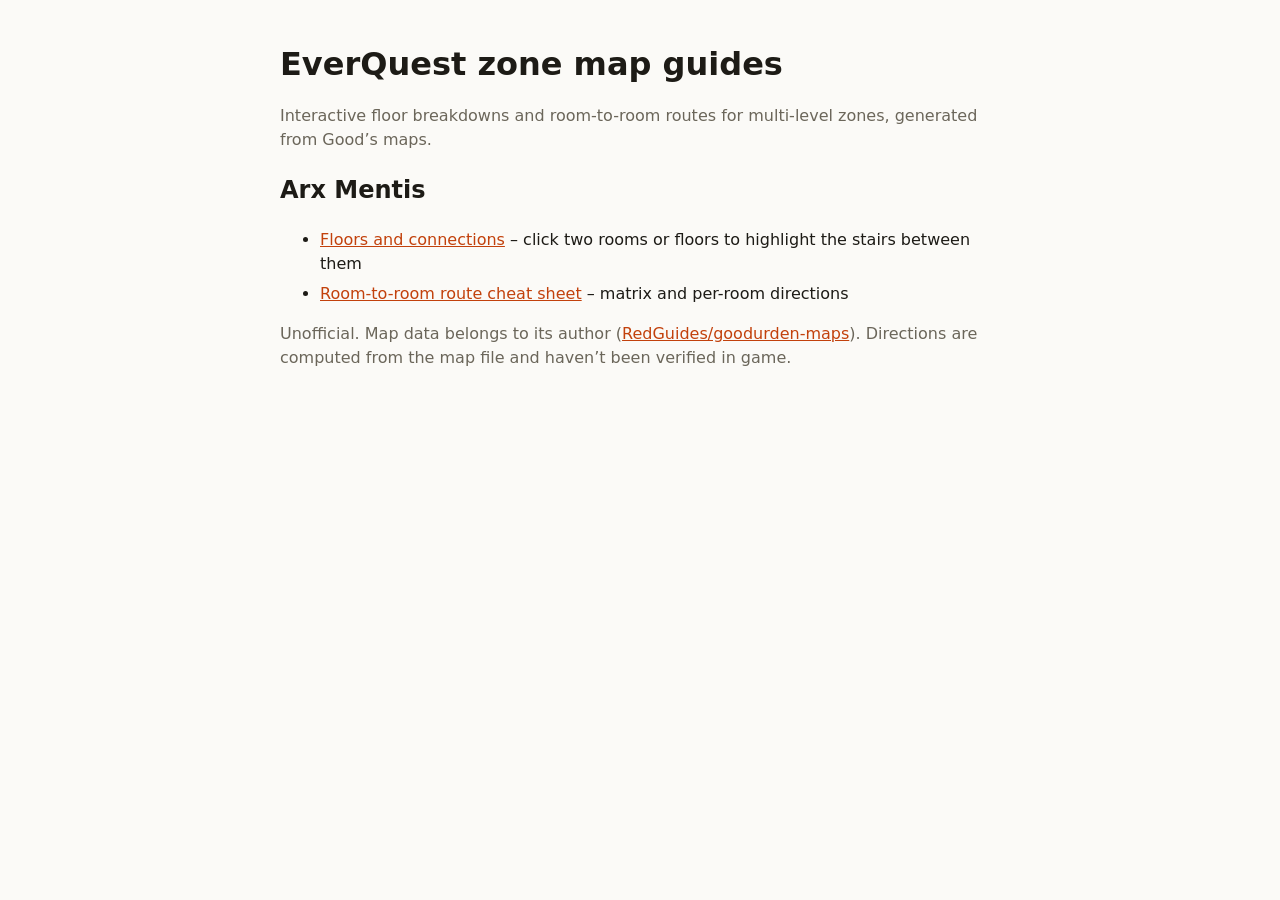
<file: site/index.html>
<!DOCTYPE html><html lang="en"><head><meta charset="utf-8"><meta name="viewport" content="width=device-width,initial-scale=1"><title>EverQuest zone map guides</title>
<style>body{font:16px/1.5 system-ui,sans-serif;max-width:720px;margin:40px auto;padding:0 18px;color:#1d1b16;background:#fbfaf7}a{color:#c2410c}h1{margin-bottom:4px}li{margin:6px 0}.sub{color:#6b665a}@media(prefers-color-scheme:dark){body{background:#161512;color:#ece8dc}.sub{color:#a39d8d}a{color:#fb923c}}</style></head><body>
<h1>EverQuest zone map guides</h1>
<p class="sub">Interactive floor breakdowns and room-to-room routes for multi-level zones, generated from Good’s maps.</p>
<h2>Arx Mentis</h2>
<ul><li><a href="arxmentis/">Floors and connections</a> – click two rooms or floors to highlight the stairs between them</li>
<li><a href="arxmentis/cheatsheet.html">Room-to-room route cheat sheet</a> – matrix and per-room directions</li></ul>
<p class="sub">Unofficial. Map data belongs to its author (<a href="https://github.com/RedGuides/goodurden-maps">RedGuides/goodurden-maps</a>). Directions are computed from the map file and haven’t been verified in game.</p>
</body></html>
</file>
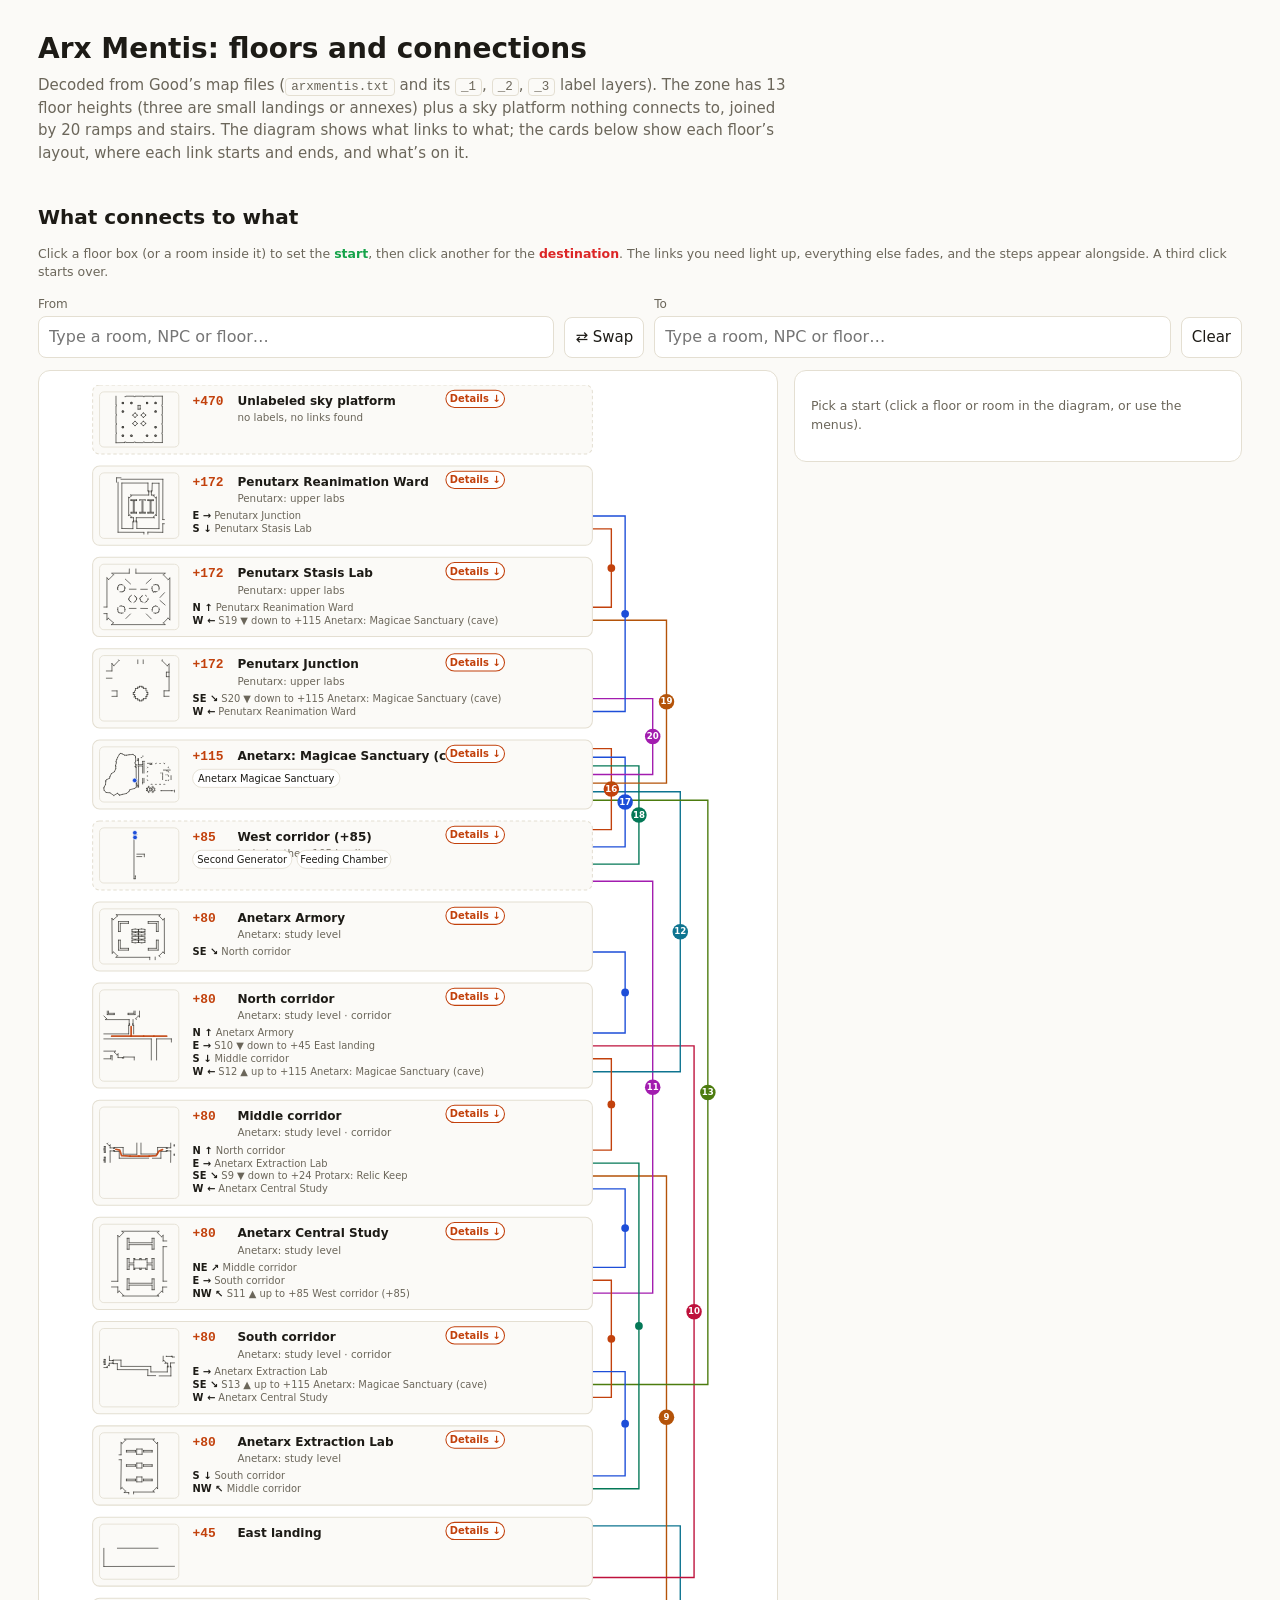
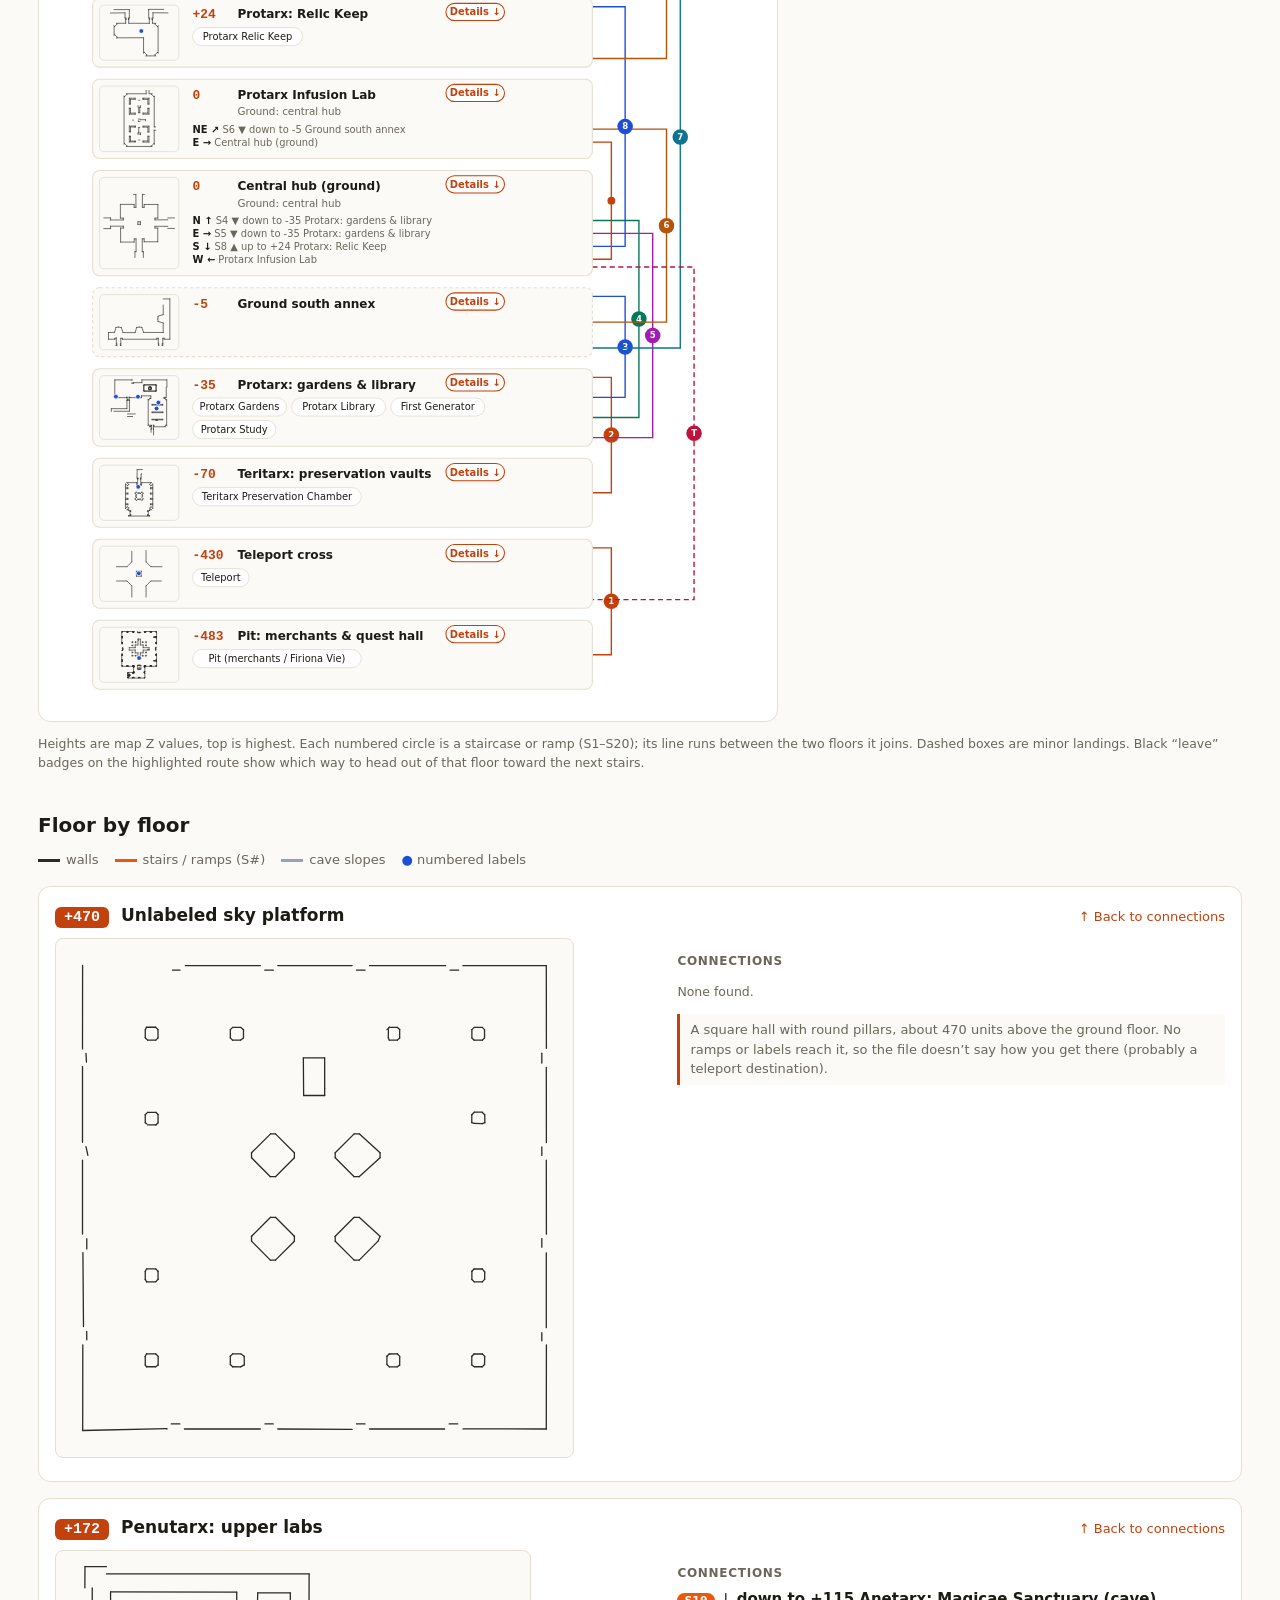
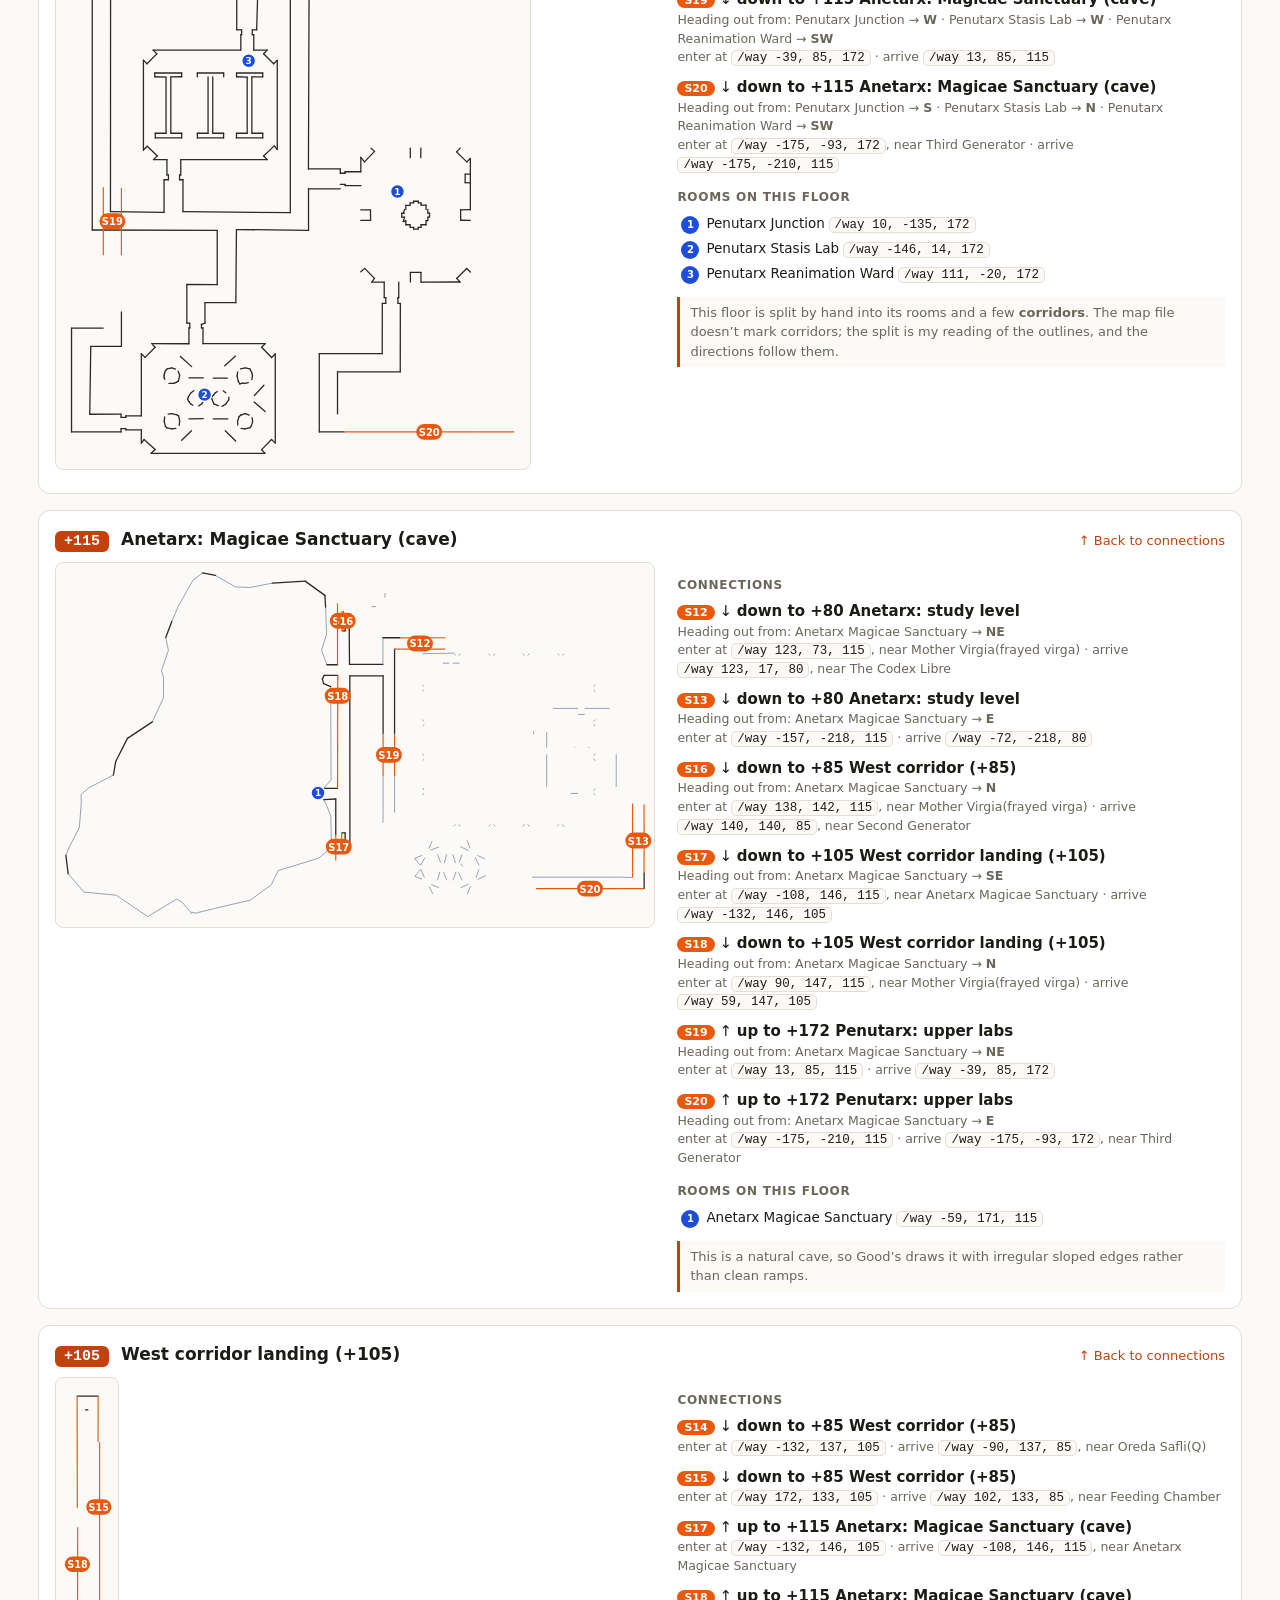
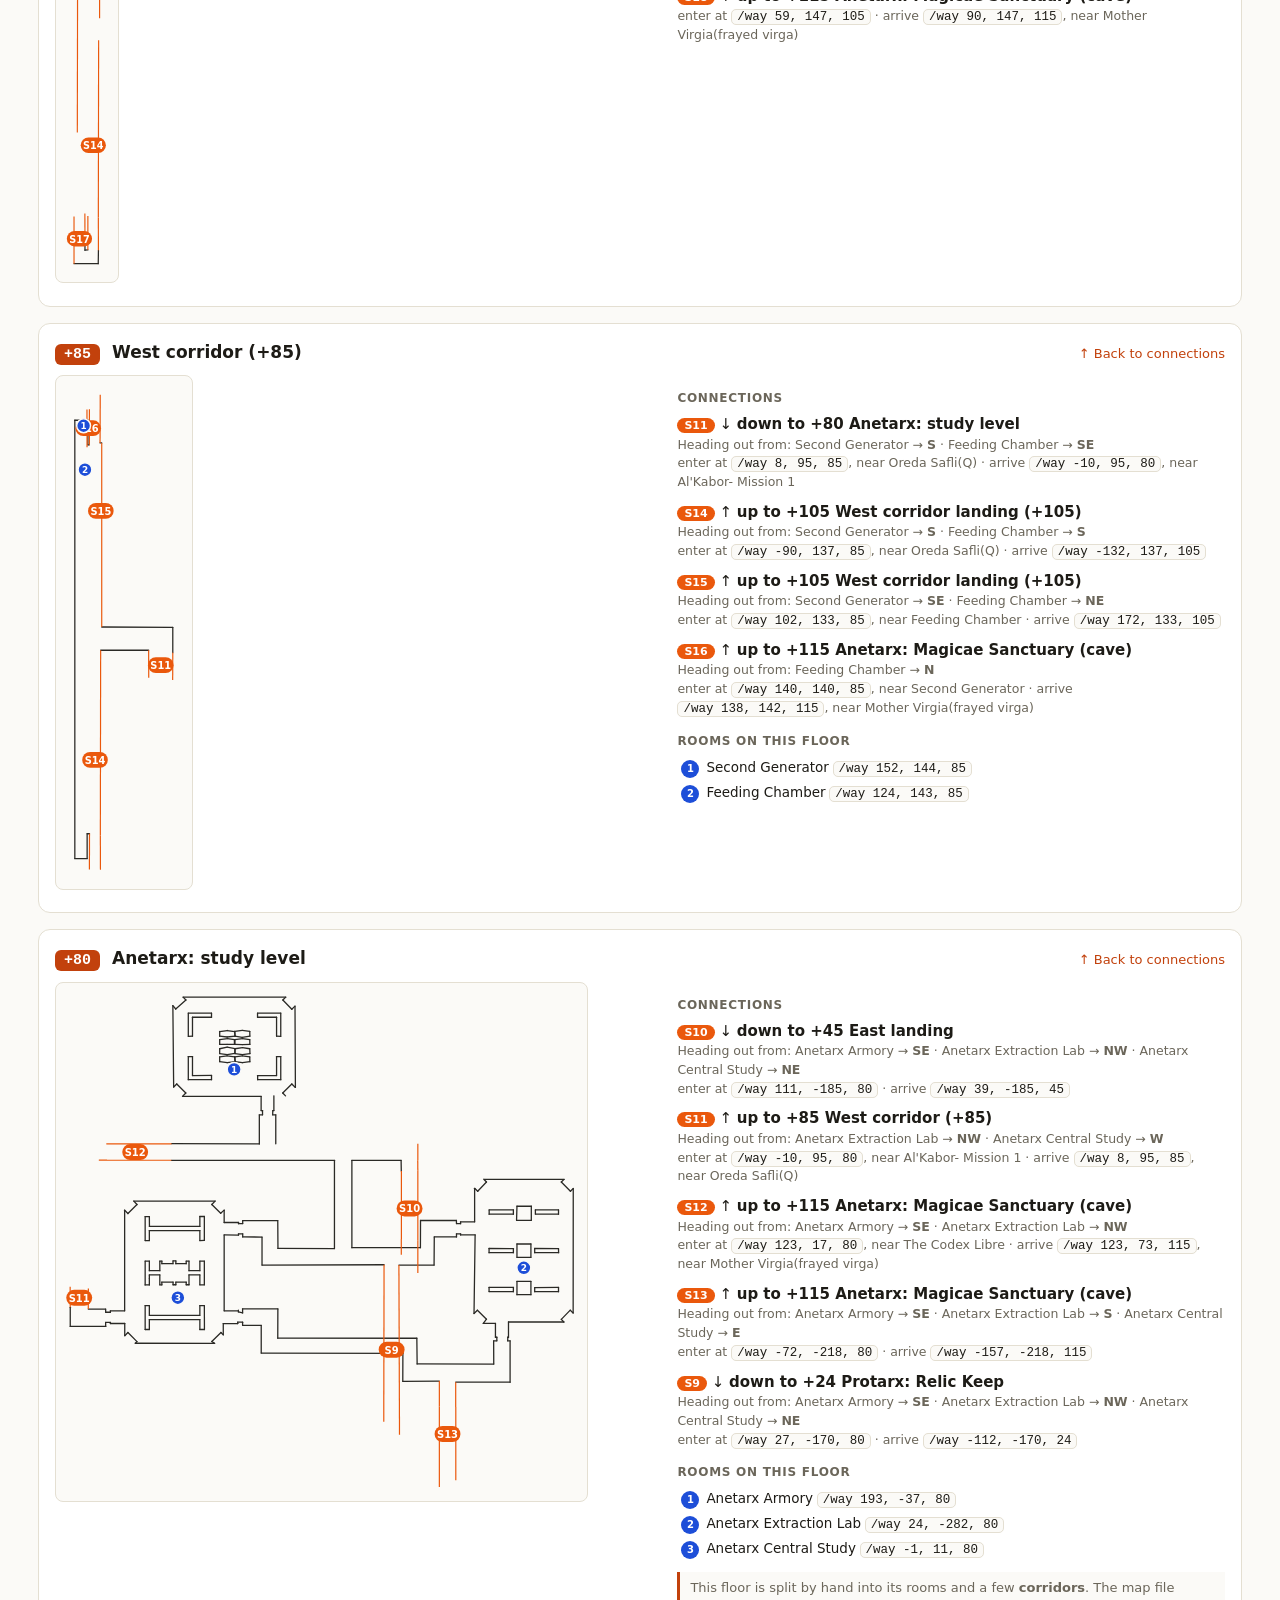
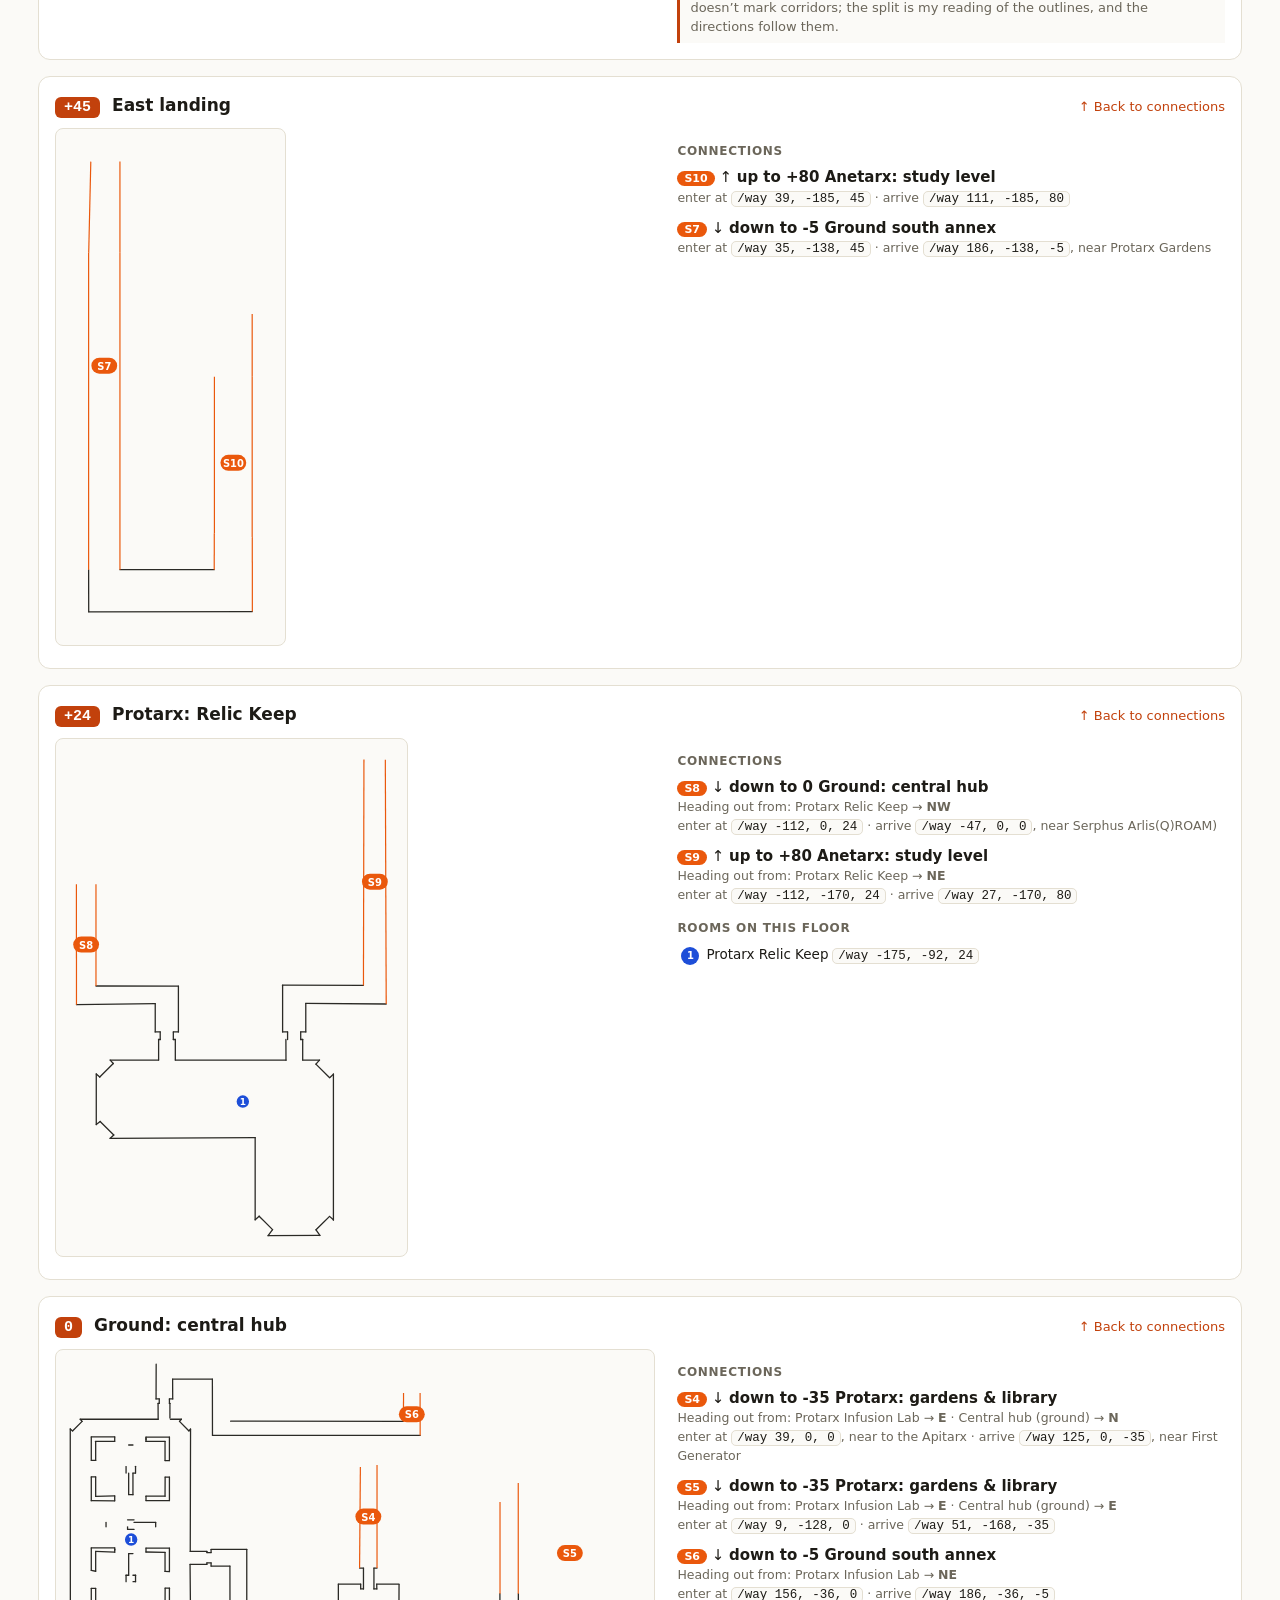
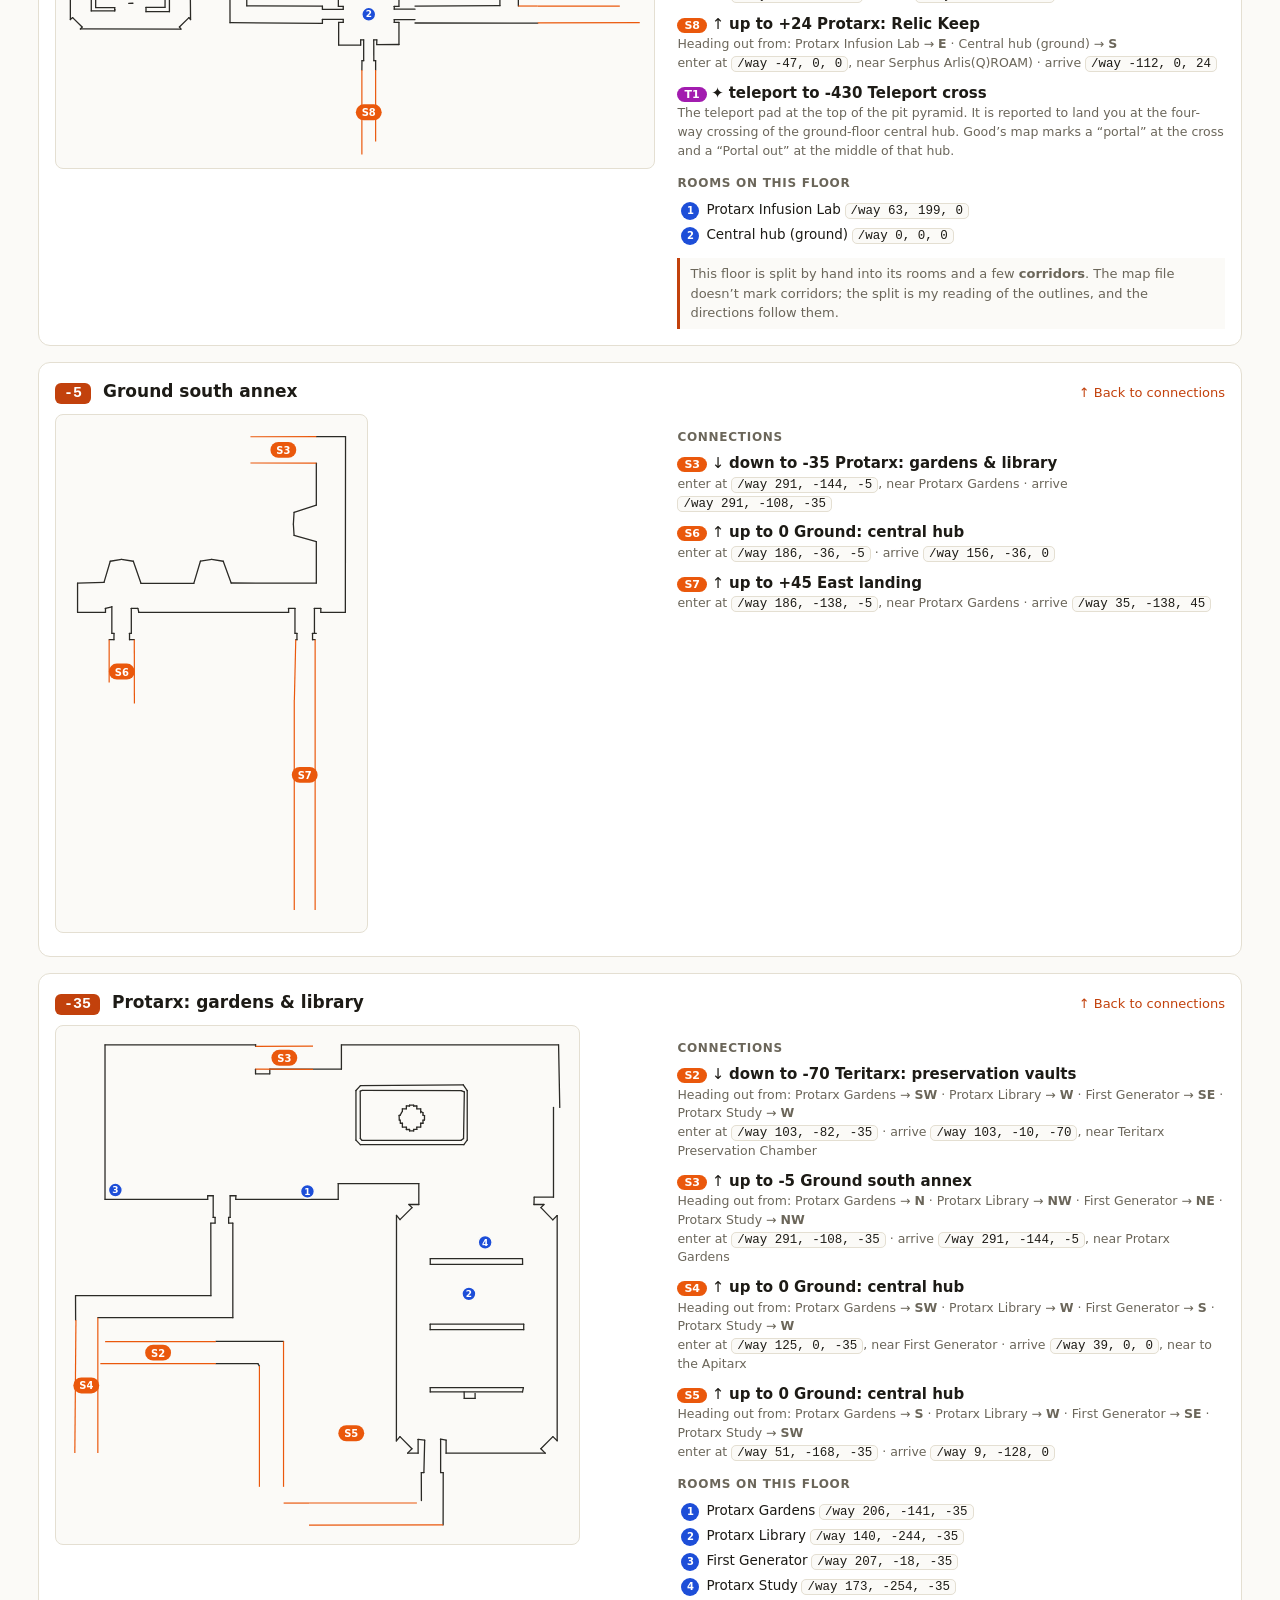
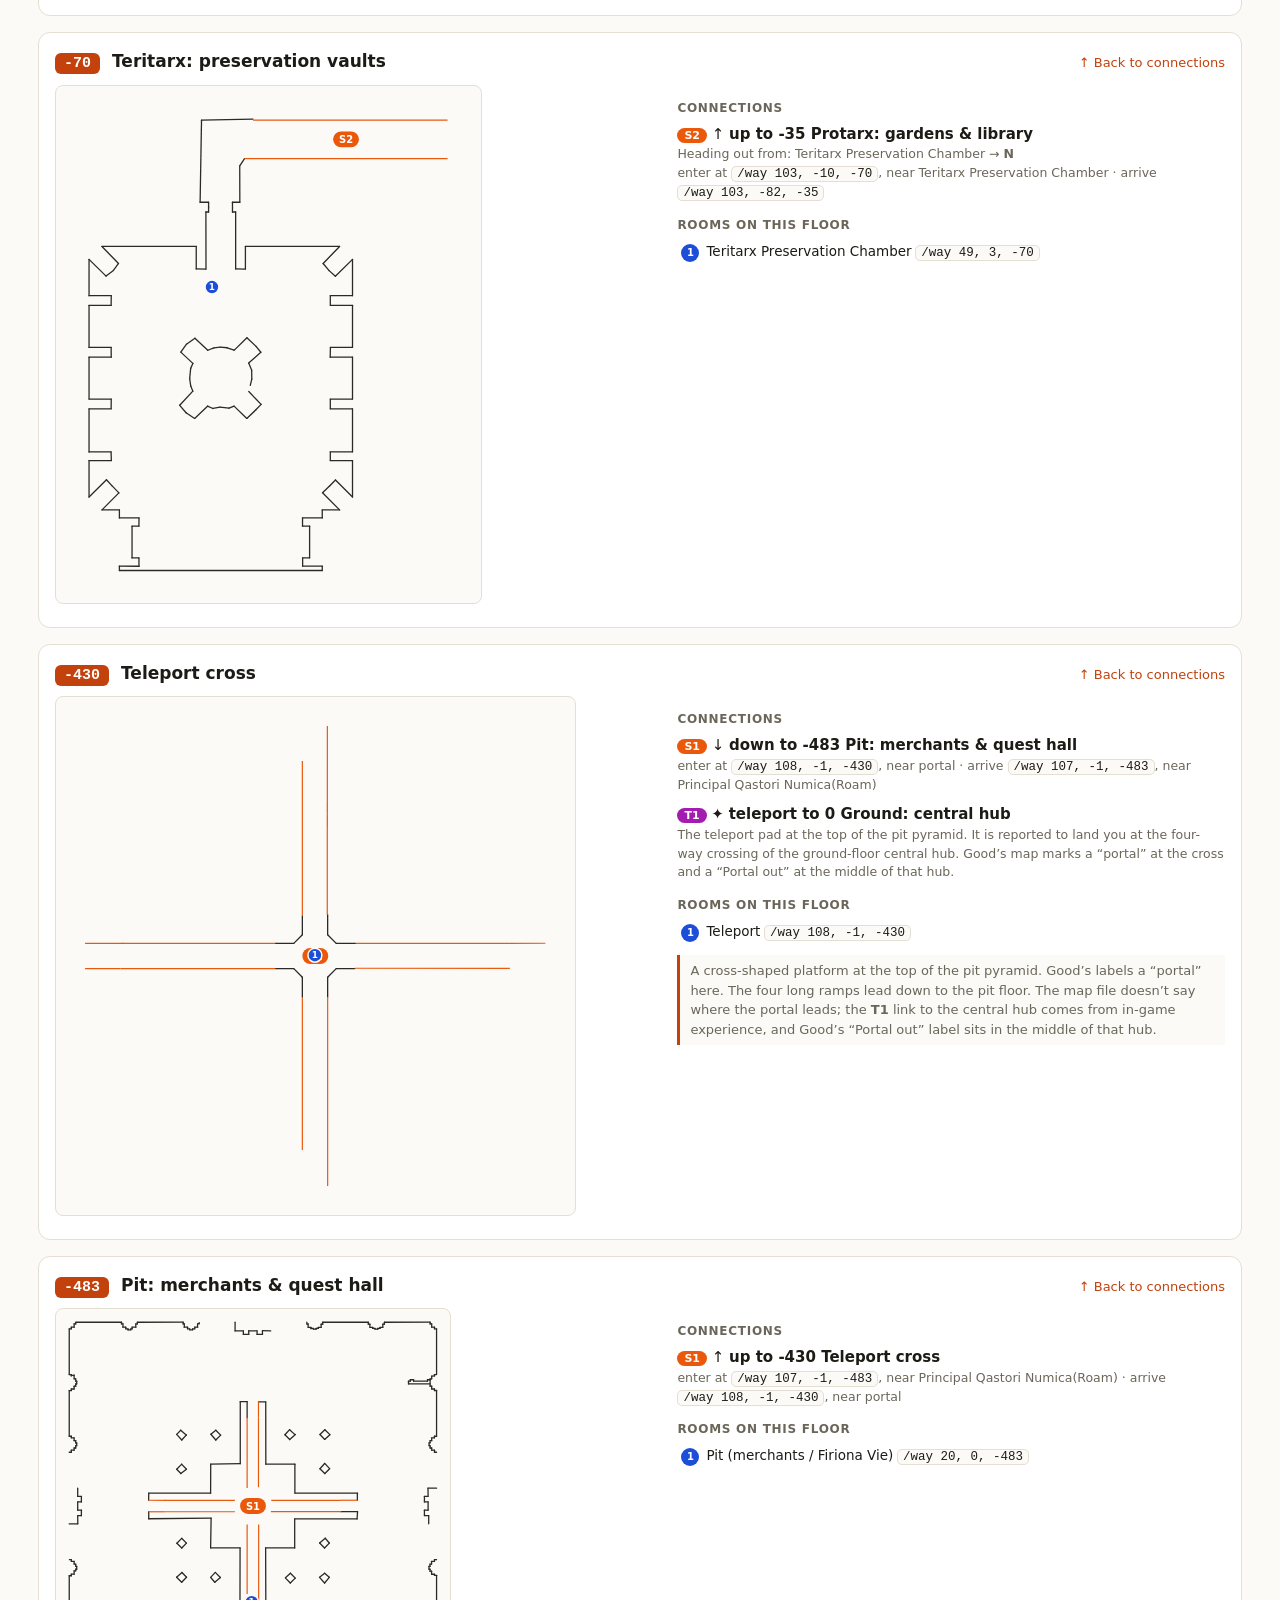
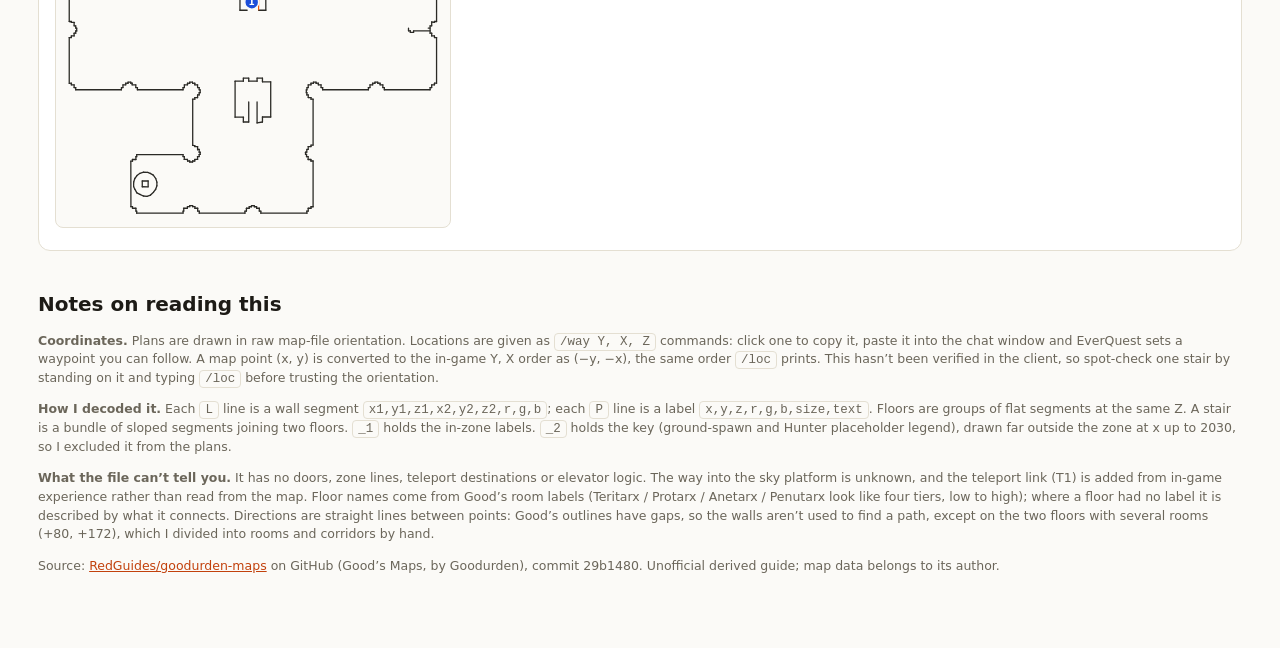
<file: site/arxmentis/index.html>
<!DOCTYPE html><html lang="en"><head><meta charset="utf-8"><meta name="viewport" content="width=device-width,initial-scale=1"><title>Arx Mentis: floors and connections</title><style>
.jump{cursor:pointer}.jump rect{fill:var(--card);stroke:var(--acc);stroke-width:1.2}.jump text{font:600 11.5px system-ui,sans-serif;fill:var(--acc);pointer-events:none}.jump:hover rect,.jump:focus rect{fill:var(--acc)}.jump:hover text,.jump:focus text{fill:#fff}.jump:focus{outline:none}
.card header{display:flex;align-items:baseline;gap:10px;flex-wrap:wrap}.card header .up{margin-left:auto;font-size:13px;color:var(--acc);text-decoration:none;white-space:nowrap}.card header .up:hover{text-decoration:underline}
.card,#connections{scroll-margin-top:12px}.card.flash{animation:flash 1.4s ease-out}@keyframes flash{0%{box-shadow:0 0 0 3px var(--acc)}100%{box-shadow:0 0 0 3px transparent}}
.cb{position:relative}
.cbi{width:100%;font:inherit;font-size:16px;padding:8px 10px;border:1px solid var(--line);border-radius:8px;background:var(--card);color:var(--fg)}
.cbi:focus{outline:2px solid var(--acc);outline-offset:-1px}
.cbl{position:absolute;z-index:50;left:0;right:0;top:calc(100% + 4px);max-height:340px;overflow:auto;margin:0;padding:4px;list-style:none;background:var(--card);border:1px solid var(--line);border-radius:10px;box-shadow:0 8px 24px rgba(0,0,0,.18)}
.cbl li{display:flex;gap:8px;align-items:baseline;padding:6px 8px;border-radius:6px;cursor:pointer;color:var(--fg)}
.cbl li.hi{background:color-mix(in srgb,var(--acc) 16%,transparent)}
.cbl .t{font-weight:600}.cbl .s{color:var(--mut);font-size:12px;flex:1;min-width:0;overflow:hidden;text-overflow:ellipsis;white-space:nowrap}
.cbl .k{font-size:10.5px;text-transform:uppercase;letter-spacing:.04em;color:var(--mut);border:1px solid var(--line);border-radius:9px;padding:0 6px;white-space:nowrap}
.cbl .none{color:var(--mut);padding:8px;cursor:default}

.way{font:12.5px ui-monospace,Menlo,Consolas,monospace;background:var(--bg);border:1px solid var(--line);border-radius:5px;padding:0 5px;cursor:copy;white-space:nowrap;color:var(--fg)}.way:hover{border-color:var(--acc)}.way.copied{background:var(--acc);color:#fff}
.wrap{max-width:1240px!important}@media(min-width:1001px){.dgrid{grid-template-columns:minmax(0,880px) minmax(280px,1fr)}}
.th path{fill:none;stroke:var(--wall);stroke-width:.9;stroke-linecap:round;opacity:.85}.thb{fill:var(--bg);stroke:var(--line)}
.le path{fill:none;stroke:var(--mut);stroke-width:1.5;opacity:.7;pointer-events:none}.le circle{fill:var(--mut);opacity:.8}.le.on path{stroke:var(--acc);stroke-width:2.6;opacity:1}.le.on circle{fill:var(--acc);opacity:1}.ex{font:11.5px system-ui;fill:var(--mut)}.exh{font-weight:700;fill:var(--fg)}.th .tp{fill:none;stroke:var(--acc);stroke-width:2;stroke-linejoin:round;opacity:.9}.td.me{fill:var(--acc);stroke:#fff;stroke-width:1.2}.td{fill:var(--poi);cursor:pointer;stroke:var(--card);stroke-width:.8}.td.src{fill:#16a34a;r:4.8;stroke:#fff;stroke-width:1.4}.td.dst{fill:#dc2626;r:4.8;stroke:#fff;stroke-width:1.4}.td.pt{fill:#a21caf;r:4.4}
.ts{fill:var(--stair);opacity:0;stroke:var(--card);stroke-width:1}.ts.on{opacity:1}
.ctl{display:flex;gap:10px;flex-wrap:wrap;align-items:end;margin:10px 0 12px}.ctl label{display:flex;flex-direction:column;font-size:12px;color:var(--mut);gap:3px;flex:1;min-width:230px}
.ctl select,.ctl button{font:inherit;padding:8px 10px;border:1px solid var(--line);border-radius:8px;background:var(--card);color:var(--fg)}.ctl button{cursor:pointer}.ctl button:hover{border-color:var(--acc)}
.dgrid{display:grid;grid-template-columns:minmax(0,740px) minmax(260px,1fr);gap:16px;align-items:start}@media(max-width:1000px){.dgrid{grid-template-columns:1fr}}
.panel{background:var(--card);border:1px solid var(--line);border-radius:12px;padding:14px 16px;position:sticky;top:12px;font-size:14px}
.route{margin:6px 0 0;padding-left:20px}.route li{margin:7px 0}.route li.done{color:var(--mut)}.dir{color:var(--acc)}
.edge{transition:opacity .15s}.edge path{transition:stroke-width .15s}.bx{cursor:pointer;transition:opacity .15s}
.diag.active .edge{opacity:.13;filter:grayscale(1)}.diag.active .edge.on{opacity:1;filter:none}.diag.active .edge.on path{stroke-width:3.6}
.diag.active .bx{opacity:.4}.diag.active .bx.on{opacity:1}
.bx:hover .box{stroke:var(--acc)}.bx.src .box{stroke:#16a34a;stroke-width:3}.bx.dst .box{stroke:#dc2626;stroke-width:3}.bx.pick .box{stroke:var(--acc);stroke-width:2.4}
.bx.on .box{fill:color-mix(in srgb,var(--card) 80%,var(--acc) 20%)}
.rc rect{fill:var(--card);stroke:var(--line);transition:fill .1s}.rc text{font:11.5px system-ui;fill:var(--fg);pointer-events:none}.rc:hover rect{stroke:var(--acc)}
.rc.src rect{fill:#16a34a;stroke:#16a34a}.rc.dst rect{fill:#dc2626;stroke:#dc2626}.rc.src text,.rc.dst text{fill:#fff;font-weight:700}
.tag rect{rx:4}.tag.a rect{fill:#16a34a}.tag.b rect{fill:#dc2626}.tag text{font:700 10px system-ui;fill:#fff;text-anchor:middle}
.xp rect{fill:#111;rx:9}.xp text{font:700 10.5px system-ui;fill:#fff;text-anchor:middle}
@media(prefers-color-scheme:dark){.xp rect{fill:#f5f0e4}.xp text{fill:#111}}

:root{--bg:#fbfaf7;--fg:#1d1b16;--mut:#6b665a;--card:#fff;--line:#e4dfd2;--acc:#c2410c;--wall:#2b2a26;--ter:#94a3b8;--stair:#ea580c;--poi:#1d4ed8}
@media(prefers-color-scheme:dark){:root{--bg:#161512;--fg:#ece8dc;--mut:#a39d8d;--card:#1f1d19;--line:#34312a;--acc:#fb923c;--wall:#d8d3c3;--ter:#64748b;--stair:#fb923c;--poi:#60a5fa}}
*{box-sizing:border-box}body{margin:0;background:var(--bg);color:var(--fg);font:15px/1.5 system-ui,-apple-system,Segoe UI,sans-serif}
.wrap{max-width:1120px;margin:0 auto;padding:28px 18px 60px}h1{font-size:28px;margin:0 0 4px}h2{margin:38px 0 10px;font-size:20px}h3{margin:0;font-size:17px}h4{margin:14px 0 6px;font-size:12px;text-transform:uppercase;letter-spacing:.06em;color:var(--mut)}
.lead{color:var(--mut);margin:0 0 18px;max-width:760px}.sub{color:var(--mut);font-size:12.5px}
table{border-collapse:collapse;width:100%;background:var(--card);border:1px solid var(--line);border-radius:10px;overflow:hidden}th,td{padding:7px 12px;text-align:left;border-bottom:1px solid var(--line);font-size:14px}th{font-size:12px;text-transform:uppercase;letter-spacing:.05em;color:var(--mut)}a{color:var(--acc)}
.diagwrap{background:var(--card);border:1px solid var(--line);border-radius:12px;padding:14px;overflow-x:auto}
.diag{width:100%;height:auto}@media(max-width:700px){.diagwrap{padding:8px}}.box{fill:var(--bg);stroke:var(--line);stroke-width:1.2}.box.faint{stroke-dasharray:4 3}
.zt{font:700 15px ui-monospace,Menlo,monospace;fill:var(--acc)}.nt{font:600 14px system-ui;fill:var(--fg)}.st{font:12px system-ui;fill:var(--mut)}.pill{font:700 10px system-ui;fill:#fff}
.card{background:var(--card);border:1px solid var(--line);border-radius:12px;padding:16px;margin:16px 0}.card header{display:flex;align-items:baseline;gap:12px;margin-bottom:10px}
.z{font:700 15px ui-monospace,Menlo,monospace;background:var(--acc);color:#fff;padding:2px 9px;border-radius:6px}
.cols{display:grid;grid-template-columns:minmax(0,1.1fr) minmax(0,1fr);gap:20px}@media(max-width:820px){.cols{grid-template-columns:1fr}}
.plan{width:100%;height:auto;background:var(--bg);border:1px solid var(--line);border-radius:8px}.wall{stroke:var(--wall);stroke-width:1.3;stroke-linecap:round}.ter{stroke:var(--ter);stroke-width:1}.stair{stroke:var(--stair);stroke-width:1.2}
.pillg rect{fill:var(--stair)}.pillg text{font:700 10px system-ui;fill:#fff}.poig .rhl{fill:var(--acc);fill-opacity:0;stroke:none;pointer-events:none}.poig.hl .rhl,.poig.sel .rhl{fill-opacity:.22;stroke:var(--acc);stroke-width:1.5}.poig.hl circle:not(.rhl),.poig.sel circle:not(.rhl){fill:var(--acc)}.poig{cursor:pointer}li.pi{cursor:pointer;border-radius:6px;padding:1px 4px;margin-left:-4px}li.pi.hl,li.pi.sel{background:rgba(251,146,60,.18)}li.pi.sel{outline:1px solid var(--acc)}.poig.sel text{font-weight:900}.poig circle{fill:var(--poi);stroke:var(--bg);stroke-width:1.5}.poig text{font:700 9px system-ui;fill:#fff}
ul.conn,ol.poi{margin:0;padding:0;list-style:none}ul.conn li{margin:0 0 9px}.chip{display:inline-block;background:var(--stair);color:#fff;font:700 11px system-ui;padding:1px 7px;border-radius:9px}
ol.poi li{margin:2px 0;font-size:13.5px}.num{display:inline-block;width:18px;height:18px;border-radius:9px;background:var(--poi);color:#fff;font:700 10px/18px system-ui;text-align:center;margin-right:7px}.loc{color:var(--mut);font-size:11.5px}
.note{font-size:13px;color:var(--mut);background:var(--bg);border-left:3px solid var(--acc);padding:6px 10px;margin:12px 0 0}code{font:12.5px ui-monospace,Menlo,monospace;background:var(--bg);padding:1px 5px;border-radius:4px;border:1px solid var(--line)}
.legend{display:flex;gap:16px;flex-wrap:wrap;font-size:13px;color:var(--mut);margin:8px 0 0}.legend i{display:inline-block;width:22px;height:0;border-top:3px solid;vertical-align:middle;margin-right:6px}
</style></head><body><div class="wrap">
<h1>Arx Mentis: floors and connections</h1>
<p class="lead">Decoded from Good’s map files (<code>arxmentis.txt</code> and its <code>_1</code>, <code>_2</code>, <code>_3</code> label layers). The zone has 13 floor heights (three are small landings or annexes) plus a sky platform nothing connects to, joined by 20 ramps and stairs. The diagram shows what links to what; the cards below show each floor’s layout, where each link starts and ends, and what’s on it.</p>
<h2 id="connections">What connects to what</h2>
<p class="sub">Click a floor box (or a room inside it) to set the <b style="color:#16a34a">start</b>, then click another for the <b style="color:#dc2626">destination</b>. The links you need light up, everything else fades, and the steps appear alongside. A third click starts over.</p>
<div class="ctl"><label>From<select id="selA"></select></label><button id="swap" title="Swap start and destination">⇄ Swap</button><label>To<select id="selB"></select></label><button id="clr">Clear</button></div>
<div class="dgrid"><div class="diagwrap"><svg viewBox="0 0 824 2224" class="diag" role="img" aria-label="Floor connection diagram">
<g class="edge" id="e-S1"><title>S1: -483 Pit: merchants &amp; quest hall to -430 Teleport cross</title><path d="M626 2046.0 H648 V2170.0 H626" fill="none" stroke="#c2410c" stroke-width="1.6"/><circle cx="648" cy="2108.0" r="9" fill="#c2410c"/><text x="648" y="2111.2" class="pill" text-anchor="middle">1</text></g>
<g class="edge" id="e-S2"><title>S2: -70 Teritarx: preservation vaults to -35 Protarx: gardens &amp; library</title><path d="M626 1848.0 H648 V1982.0 H626" fill="none" stroke="#c2410c" stroke-width="1.6"/><circle cx="648" cy="1915.0" r="9" fill="#c2410c"/><text x="648" y="1918.2" class="pill" text-anchor="middle">2</text></g>
<g class="edge" id="e-S3"><title>S3: -35 Protarx: gardens &amp; library to -5 Ground south annex</title><path d="M626 1754.0 H664 V1871.3 H626" fill="none" stroke="#1d4ed8" stroke-width="1.6"/><circle cx="664" cy="1812.7" r="9" fill="#1d4ed8"/><text x="664" y="1815.9" class="pill" text-anchor="middle">3</text></g>
<g class="edge" id="e-S4"><title>S4: -35 Protarx: gardens &amp; library to 0 Ground: central hub</title><path d="M626 1666.0 H680 V1894.7 H626" fill="none" stroke="#047857" stroke-width="1.6"/><circle cx="680" cy="1780.3" r="9" fill="#047857"/><text x="680" y="1783.5" class="pill" text-anchor="middle">4</text></g>
<g class="edge" id="e-S5"><title>S5: -35 Protarx: gardens &amp; library to 0 Ground: central hub</title><path d="M626 1681.0 H696 V1918.0 H626" fill="none" stroke="#a21caf" stroke-width="1.6"/><circle cx="696" cy="1799.5" r="9" fill="#a21caf"/><text x="696" y="1802.7" class="pill" text-anchor="middle">5</text></g>
<g class="edge" id="e-S6"><title>S6: -5 Ground south annex to 0 Ground: central hub</title><path d="M626 1560.0 H712 V1784.0 H626" fill="none" stroke="#b45309" stroke-width="1.6"/><circle cx="712" cy="1672.0" r="9" fill="#b45309"/><text x="712" y="1675.2" class="pill" text-anchor="middle">6</text></g>
<g class="edge" id="e-S7"><title>S7: -5 Ground south annex to +45 East landing</title><path d="M626 1324.0 H728 V1814.0 H626" fill="none" stroke="#0e7490" stroke-width="1.6"/><circle cx="728" cy="1569.0" r="9" fill="#0e7490"/><text x="728" y="1572.2" class="pill" text-anchor="middle">7</text></g>
<g class="edge" id="e-S8"><title>S8: 0 Ground: central hub to +24 Protarx: Relic Keep</title><path d="M626 1418.0 H664 V1696.0 H626" fill="none" stroke="#1d4ed8" stroke-width="1.6"/><circle cx="664" cy="1557.0" r="9" fill="#1d4ed8"/><text x="664" y="1560.2" class="pill" text-anchor="middle">8</text></g>
<g class="edge" id="e-S9"><title>S9: +24 Protarx: Relic Keep to +80 Anetarx: study level</title><path d="M626 918.0 H712 V1478.0 H626" fill="none" stroke="#b45309" stroke-width="1.6"/><circle cx="712" cy="1198.0" r="9" fill="#b45309"/><text x="712" y="1201.2" class="pill" text-anchor="middle">9</text></g>
<g class="edge" id="e-S10"><title>S10: +45 East landing to +80 Anetarx: study level</title><path d="M626 767.0 H744 V1384.0 H626" fill="none" stroke="#be123c" stroke-width="1.6"/><circle cx="744" cy="1075.5" r="9" fill="#be123c"/><text x="744" y="1078.7" class="pill" text-anchor="middle">10</text></g>
<g class="edge" id="e-S11"><title>S11: +80 Anetarx: study level to +85 West corridor (+85)</title><path d="M626 576.0 H696 V1054.0 H626" fill="none" stroke="#a21caf" stroke-width="1.6"/><circle cx="696" cy="815.0" r="9" fill="#a21caf"/><text x="696" y="818.2" class="pill" text-anchor="middle">11</text></g>
<g class="edge" id="e-S12"><title>S12: +80 Anetarx: study level to +115 Anetarx: Magicae Sanctuary (cave)</title><path d="M626 472.0 H728 V797.0 H626" fill="none" stroke="#0e7490" stroke-width="1.6"/><circle cx="728" cy="634.5" r="9" fill="#0e7490"/><text x="728" y="637.7" class="pill" text-anchor="middle">12</text></g>
<g class="edge" id="e-S13"><title>S13: +80 Anetarx: study level to +115 Anetarx: Magicae Sanctuary (cave)</title><path d="M626 482.0 H760 V1160.0 H626" fill="none" stroke="#4d7c0f" stroke-width="1.6"/><circle cx="760" cy="821.0" r="9" fill="#4d7c0f"/><text x="760" y="824.2" class="pill" text-anchor="middle">13</text></g>
<g class="edge" id="e-S16"><title>S16: +85 West corridor (+85) to +115 Anetarx: Magicae Sanctuary (cave)</title><path d="M626 422.0 H648 V516.0 H626" fill="none" stroke="#c2410c" stroke-width="1.6"/><circle cx="648" cy="469.0" r="9" fill="#c2410c"/><text x="648" y="472.2" class="pill" text-anchor="middle">16</text></g>
<g class="edge" id="e-S17"><title>S17: +105 West corridor landing (+105) to +115 Anetarx: Magicae Sanctuary (cave)</title><path d="M626 432.0 H664 V536.0 H626" fill="none" stroke="#1d4ed8" stroke-width="1.6"/><circle cx="664" cy="484.0" r="9" fill="#1d4ed8"/><text x="664" y="487.2" class="pill" text-anchor="middle">17</text></g>
<g class="edge" id="e-S18"><title>S18: +105 West corridor landing (+105) to +115 Anetarx: Magicae Sanctuary (cave)</title><path d="M626 442.0 H680 V556.0 H626" fill="none" stroke="#047857" stroke-width="1.6"/><circle cx="680" cy="499.0" r="9" fill="#047857"/><text x="680" y="502.2" class="pill" text-anchor="middle">18</text></g>
<g class="edge" id="e-S19"><title>S19: +115 Anetarx: Magicae Sanctuary (cave) to +172 Penutarx: upper labs</title><path d="M626 273.0 H712 V462.0 H626" fill="none" stroke="#b45309" stroke-width="1.6"/><circle cx="712" cy="367.5" r="9" fill="#b45309"/><text x="712" y="370.7" class="pill" text-anchor="middle">19</text></g>
<g class="edge" id="e-S20"><title>S20: +115 Anetarx: Magicae Sanctuary (cave) to +172 Penutarx: upper labs</title><path d="M626 364.0 H696 V452.0 H626" fill="none" stroke="#a21caf" stroke-width="1.6"/><circle cx="696" cy="408.0" r="9" fill="#a21caf"/><text x="696" y="411.2" class="pill" text-anchor="middle">20</text></g>
<g class="edge" id="e-T1"><title>T1: teleport between -430 Teleport cross and 0 Ground: central hub</title><path d="M626 1720.0 H744 V2106.0 H626" fill="none" stroke="#be123c" stroke-width="1.6" stroke-dasharray="6 4"/><circle cx="744" cy="1913.0" r="9" fill="#be123c"/><text x="744" y="1916.2" class="pill" text-anchor="middle">T</text></g>
<g class="edge" id="e-l-0r1-0r17"><title>Protarx Infusion Lab ↔ Central hub (ground)</title><path d="M626 1575.0 H648 V1711.0 H626" fill="none" stroke="#c2410c" stroke-width="1.6"/><circle cx="648" cy="1643.0" r="4.5" fill="#c2410c"/></g>
<g class="edge" id="e-l-172r0-172r4"><title>Penutarx Reanimation Ward ↔ Penutarx Junction</title><path d="M626 152.0 H664 V379.0 H626" fill="none" stroke="#1d4ed8" stroke-width="1.6"/><circle cx="664" cy="265.5" r="4.5" fill="#1d4ed8"/></g>
<g class="edge" id="e-l-172r3-172r4"><title>Penutarx Reanimation Ward ↔ Penutarx Stasis Lab</title><path d="M626 167.0 H648 V258.0 H626" fill="none" stroke="#c2410c" stroke-width="1.6"/><circle cx="648" cy="212.5" r="4.5" fill="#c2410c"/></g>
<g class="edge" id="e-l-80c0-80c1"><title>North corridor ↔ Middle corridor</title><path d="M626 782.0 H648 V888.0 H626" fill="none" stroke="#c2410c" stroke-width="1.6"/><circle cx="648" cy="835.0" r="4.5" fill="#c2410c"/></g>
<g class="edge" id="e-l-80c0-80r2"><title>Anetarx Armory ↔ North corridor</title><path d="M626 658.0 H664 V752.0 H626" fill="none" stroke="#1d4ed8" stroke-width="1.6"/><circle cx="664" cy="705.0" r="4.5" fill="#1d4ed8"/></g>
<g class="edge" id="e-l-80c1-80r6"><title>Middle corridor ↔ Anetarx Central Study</title><path d="M626 933.0 H664 V1024.0 H626" fill="none" stroke="#1d4ed8" stroke-width="1.6"/><circle cx="664" cy="978.5" r="4.5" fill="#1d4ed8"/></g>
<g class="edge" id="e-l-80c1-80r5"><title>Middle corridor ↔ Anetarx Extraction Lab</title><path d="M626 903.0 H680 V1281.0 H626" fill="none" stroke="#047857" stroke-width="1.6"/><circle cx="680" cy="1092.0" r="4.5" fill="#047857"/></g>
<g class="edge" id="e-l-80c2-80r6"><title>Anetarx Central Study ↔ South corridor</title><path d="M626 1039.0 H648 V1175.0 H626" fill="none" stroke="#c2410c" stroke-width="1.6"/><circle cx="648" cy="1107.0" r="4.5" fill="#c2410c"/></g>
<g class="edge" id="e-l-80c2-80r5"><title>South corridor ↔ Anetarx Extraction Lab</title><path d="M626 1145.0 H664 V1266.0 H626" fill="none" stroke="#1d4ed8" stroke-width="1.6"/><circle cx="664" cy="1205.5" r="4.5" fill="#1d4ed8"/></g>
<g class="bx" data-lv="470" data-u="470" data-pick="F470"><rect class="box faint" x="46" y="0" width="580" height="80" rx="8"/><text class="zt" x="162" y="23">+470</text><text class="nt" x="214" y="23">Unlabeled sky platform</text><text class="st" x="214" y="42"> no labels, no links found</text><g class="th"><rect class="thb" x="54" y="8" width="92" height="64" rx="5"/><path d="M73.1 67.0L73.1 57.1M73.6 56.5L73.5 55.5M73.2 54.9L73.1 46.3M73.6 44.7L73.6 45.9M73.1 44.2L73.1 35.6M73.1 33.5L73.1 24.7M73.1 22.7L73.1 13.0M85.0 13.0L93.7 13.0M95.7 13.0L104.4 13.0M106.4 13.0L115.2 13.0M117.2 13.0L126.9 13.0M126.9 22.6L126.9 13.0M126.9 24.8L126.9 33.6M126.9 35.6L126.9 44.2M126.9 46.4L126.9 55.1M126.9 57.1L126.9 66.8M117.3 66.8L126.9 66.8M115.1 66.8L106.4 66.8M104.4 66.9L95.7 66.8M93.7 66.8L84.9 66.8M73.1 67.0L82.9 66.8M83.4 66.2L84.4 66.2M82.9 66.8L82.9 66.8M73.7 35.1L73.5 34.0M73.5 24.2L73.5 23.2M83.5 13.5L84.4 13.5M94.2 13.5L95.2 13.5M104.9 13.5L105.9 13.5M115.8 13.5L116.7 13.5M126.4 23.2L126.4 24.3M126.4 34.1L126.4 35.1M126.4 44.7L126.4 45.7M126.4 55.7L126.4 56.6M116.6 66.2L115.6 66.2M105.9 66.2L104.9 66.2M95.2 66.2L94.3 66.2M102.4 44.4L102.4 45.0M102.4 45.0L104.6 47.2M104.6 47.2L105.2 47.2M105.2 47.2L107.4 45.0M107.4 45.0L107.6 44.4M107.6 44.4L105.2 42.2M105.2 42.2L104.6 42.2M104.6 42.2L102.4 44.4M104.6 37.5L102.4 35.3M102.4 35.3L102.4 34.7M102.4 34.7L104.6 32.6M104.6 32.6L105.2 32.6M105.2 32.6L107.6 34.7M107.6 34.7L107.6 35.3M107.6 35.3L105.2 37.5M105.2 37.5L104.6 37.5M95.5 37.5L97.7 35.3M97.7 35.3L97.7 34.7M97.7 34.7L95.5 32.6M95.5 32.6L94.9 32.5M94.9 32.5L92.7 34.7M92.7 34.7L92.7 35.3M92.7 35.3L94.9 37.5M94.9 37.5L95.5 37.5M94.9 47.2L92.7 45.0M92.7 44.4L94.9 42.2M95.5 42.2L97.7 44.4M97.7 45.0L95.5 47.2M95.5 47.2L94.9 47.2M92.7 44.4L92.7 45.0M95.5 42.2L94.9 42.2M97.7 45.0L97.7 44.4M101.2 28.1L98.7 28.1M98.7 28.1L98.7 23.7M98.7 23.7L101.2 23.7M101.2 23.7L101.2 28.1M101.2 27.2L101.2 27.2M91.8 20.4L91.8 21.4M91.8 21.4L91.4 21.7M91.4 21.7L90.5 21.7M90.5 21.7L90.2 21.4M90.2 21.4L90.2 20.4M90.2 20.4L90.5 20.2M90.5 20.2L91.4 20.2M91.4 20.2L91.8 20.4M80.3 20.5L80.3 21.4M80.3 21.4L80.6 21.7M80.6 21.7L81.6 21.7M81.6 21.7L81.8 21.4M81.8 21.4L81.8 20.4M81.8 20.4L81.6 20.2M81.6 20.2L80.5 20.2M80.5 20.2L80.4 20.4M108.4 20.4L108.7 20.2M108.7 20.2L108.7 20.2M108.7 20.2L109.6 20.2M109.6 20.2L109.9 20.4M109.9 20.4L109.9 21.4M109.9 21.4L109.6 21.7M109.6 21.7L108.7 21.7M108.7 21.7L108.6 21.4M108.6 21.4L108.6 20.5M118.3 20.4L118.3 21.4M118.3 21.4L118.6 21.7M118.6 21.7L119.5 21.7M119.5 21.7L119.8 21.4M119.8 21.4L119.8 20.4M119.8 20.4L119.5 20.2M119.5 20.2L118.6 20.2M118.6 20.2L118.3 20.4M119.5 30.0L118.6 30.0M118.6 30.0L118.3 30.3M118.3 30.3L118.3 31.3M118.3 31.3L118.6 31.3M118.6 31.3L119.5 31.4M119.5 31.4L119.8 31.3M119.8 31.3L119.8 30.3M119.8 30.3L119.5 30.1M119.5 48.2L119.8 48.6M119.8 48.6L119.8 49.5M119.8 49.5L119.5 49.7M119.5 49.7L118.6 49.7M118.6 49.7L118.3 49.5M118.3 49.5L118.3 48.5M118.3 48.5L118.5 48.3M118.5 48.3L119.5 48.3M119.5 58.1L119.8 58.4M119.8 58.4L119.8 59.3M119.8 59.3L119.5 59.6M119.5 59.6L118.6 59.6M118.6 59.6L118.3 59.4M118.3 59.4L118.3 58.4M118.3 58.4L118.5 58.1M118.5 58.1L119.5 58.1M109.9 58.4L109.6 58.1M109.6 58.1L108.7 58.1M108.7 58.1L108.4 58.4M108.4 58.4L108.4 59.3M108.4 59.3L108.7 59.6M108.7 59.6L109.6 59.6M109.6 59.6L109.9 59.4M109.9 59.4L109.9 58.4M91.5 58.1L91.8 58.4M91.8 58.4L91.9 59.4M91.9 59.4L91.4 59.6M91.4 59.6L90.5 59.6M90.5 59.6L90.2 59.3M90.2 59.3L90.2 58.4M90.2 58.4L90.5 58.1M90.5 58.1L91.4 58.1M81.8 59.4L81.8 58.4M81.8 58.4L81.6 58.1M81.6 58.1L80.5 58.1M80.5 58.1L80.3 58.4M80.3 58.4L80.3 59.4M80.3 59.4L80.5 59.6M80.5 59.6L81.6 59.6M81.6 59.6L81.8 59.4M81.6 49.7L80.5 49.7M80.5 49.7L80.3 49.4M80.3 49.4L80.4 48.5M80.4 48.5L80.5 48.2M80.5 48.2L81.6 48.2M81.6 48.2L81.8 48.5M81.8 48.5L81.8 49.4M81.8 49.4L81.6 49.7M80.6 31.5L81.6 31.5M81.6 31.5L81.8 31.3M81.8 31.3L81.8 30.3M81.8 30.3L81.6 30.1M81.6 30.1L80.6 30.1M80.6 30.1L80.3 30.3M80.3 30.3L80.3 31.3M80.3 31.3L80.5 31.4"/></g></g>
<g class="jump" data-lv="470" role="link" tabindex="0" aria-label="Jump to details for +470 Unlabeled sky platform"><title>Jump to the Unlabeled sky platform floor details below (keeps your From/To)</title><rect x="456" y="6" width="68" height="20" rx="10"/><text x="490" y="20" text-anchor="middle">Details ↓</text></g>
<g class="bx" data-lv="172" data-u="172r4" data-pick="R4"><rect class="box" x="46" y="94" width="580" height="92" rx="8"/><text class="zt" x="162" y="117">+172</text><text class="nt" x="214" y="117">Penutarx Reanimation Ward</text><text class="st" x="214" y="136">Penutarx: upper labs</text><g class="th"><rect class="thb" x="54" y="102" width="92" height="76" rx="5"/><path d="M97.3 158.8L96.4 158.8M92.7 158.8L93.8 158.8M93.8 158.8L93.8 157.7M93.4 157.7L93.8 157.7M93.4 157.7L93.4 154.0M96.7 154.0L96.7 157.7M96.7 157.7L96.4 157.7M96.4 158.8L96.4 157.7M97.3 166.5L97.3 158.8M93.4 154.0L90.2 154.0M90.2 154.0L91.1 153.1M91.1 153.1L88.7 150.8M87.8 151.7L88.7 150.8M87.8 151.7L87.8 130.2M87.8 130.2L88.6 131.0M88.6 131.0L91.0 128.6M90.1 127.7L91.0 128.6M90.1 127.7L111.1 127.7M111.1 124.0L111.1 127.7M114.2 124.0L114.2 127.7M114.2 127.7L117.5 127.7M117.5 127.7L116.6 128.6M116.6 128.6L119.0 131.0M119.9 130.2L119.0 131.0M119.9 130.2L119.9 151.6M119.9 151.6L119.2 150.7M119.2 150.7L116.6 153.2M117.5 154.0L96.7 154.0M117.5 154.0L116.6 153.2M110.1 148.8L116.4 148.8M116.4 148.8L116.4 147.7M113.8 147.7L116.4 147.7M113.8 147.7L113.8 134.2M113.8 134.2L116.4 134.2M116.4 134.2L116.4 133.2M110.1 133.2L116.4 133.2M110.1 134.1L110.1 133.2M112.7 134.2L110.1 134.1M112.7 134.2L112.7 147.7M112.7 147.7L110.1 147.7M110.1 147.7L110.1 148.8M100.7 148.8L107.0 148.8M107.0 148.8L107.0 147.7M104.4 147.7L107.0 147.7M104.4 147.7L104.4 134.2M107.0 134.2L107.0 133.2M107.0 133.2L100.7 133.2M100.7 134.2L100.7 133.2M103.3 134.2L103.3 147.7M103.3 147.7L100.7 147.7M100.7 147.7L100.7 148.8M90.6 148.8L96.9 148.8M96.9 147.7L96.9 148.8M94.3 147.7L96.9 147.7M94.3 147.7L94.3 134.2M94.3 134.2L97.0 134.1M97.0 133.2L97.0 134.1M90.5 133.2L97.0 133.2M90.5 133.2L90.5 134.1M93.2 134.2L90.5 134.1M93.2 134.2L93.2 147.7M90.6 147.7L90.6 148.8M93.2 147.7L90.6 147.7M114.2 124.0L113.9 124.0M113.9 124.0L113.9 122.9M114.9 122.9L113.9 122.9M111.1 124.0L111.3 124.0M111.3 124.0L111.3 122.9M110.2 122.9L111.3 122.9M110.1 170.8L110.1 173.0M105.5 173.0L105.5 171.0M75.5 170.9L105.5 171.0M97.3 166.5L123.0 166.7M92.7 158.8L92.7 166.7M79.9 166.5L92.7 166.7M75.5 112.8L75.5 170.9M79.9 113.8L79.9 166.5M110.2 113.8L79.9 113.8M73.7 112.8L73.8 107.7M73.8 107.7L78.9 107.7M127.5 109.4L78.9 109.4M110.2 122.9L110.2 113.8M114.9 122.9L115.2 114.0M123.0 114.0L115.2 114.0M123.0 166.7L123.0 114.0M127.5 109.4L127.4 156.2M129.3 161.0L127.4 161.0M129.3 156.2L127.4 156.2M127.4 171.0L127.4 161.0M110.1 170.8L127.4 171.0"/></g><text class="ex" x="162" y="156"><tspan class="exh">E →</tspan> Penutarx Junction</text><text class="ex" x="162" y="171"><tspan class="exh">S ↓</tspan> Penutarx Stasis Lab</text></g>
<g class="jump" data-lv="172" role="link" tabindex="0" aria-label="Jump to details for +172 Penutarx: upper labs"><title>Jump to the Penutarx: upper labs floor details below (keeps your From/To)</title><rect x="456" y="100" width="68" height="20" rx="10"/><text x="490" y="114" text-anchor="middle">Details ↓</text></g>
<g class="bx" data-lv="172" data-u="172r3" data-pick="R3"><rect class="box" x="46" y="200" width="580" height="92" rx="8"/><text class="zt" x="162" y="223">+172</text><text class="nt" x="214" y="223">Penutarx Stasis Lab</text><text class="st" x="214" y="242">Penutarx: upper labs</text><g class="th"><rect class="thb" x="54" y="208" width="92" height="76" rx="5"/><path d="M82.6 233.4L83.4 235.3M83.4 235.3L83.4 235.9M83.4 235.9L82.8 238.7M82.8 238.7L81.7 239.4M81.7 239.4L80.3 240.0M80.3 240.0L77.7 240.0M75.4 237.8L75.0 237.0M75.0 237.0L75.0 235.8M75.0 235.8L75.2 234.9M75.2 234.9L75.8 233.1M75.8 233.1L76.7 232.1M76.7 232.1L79.2 231.6M79.2 231.6L81.2 232.2M83.9 225.3L90.0 230.9M91.2 244.0L89.4 245.4M89.4 245.4L88.1 247.6M88.1 247.6L87.9 248.8M87.9 248.8L88.6 250.0M88.6 250.0L89.5 251.1M89.5 251.1L90.7 251.9M88.5 259.3L96.4 259.3M93.9 252.3L95.6 251.1M95.6 251.1L96.9 249.0M96.9 249.0L97.0 247.4M97.0 247.4L96.3 246.2M96.3 246.2L95.6 245.4M95.6 245.4L94.4 244.5M96.4 237.0L88.6 237.0M115.2 233.7L114.8 235.9M114.8 235.9L115.4 238.7M115.4 238.7L116.4 240.3M116.4 240.3L117.6 239.9M117.6 239.9L119.0 240.0M119.0 240.0L120.9 239.6M124.2 246.6L129.4 241.0M122.9 238.0L123.2 235.8M123.2 235.8L122.9 234.2M122.9 234.2L122.2 232.9M122.2 232.9L121.8 232.1M121.8 232.1L119.3 231.6M119.3 231.6L116.7 232.1M113.9 225.1L108.1 230.4M107.2 244.0L108.7 245.2M110.3 247.5L110.2 249.0M110.2 249.0L108.7 251.2M108.7 251.2L106.6 252.5M109.7 259.4L101.8 259.3M104.5 252.1L102.1 251.1M102.1 251.1L101.3 248.9M101.3 248.9L100.8 247.5M100.8 247.5L102.1 246.2M102.1 246.2L102.9 245.1M102.9 245.1L104.0 244.5M101.8 237.1L109.5 237.1M115.2 262.6L115.1 260.6M115.1 260.6L115.8 258.2M115.8 258.2L116.8 257.2M116.8 257.2L119.2 256.4M119.2 256.4L121.4 257.3M124.2 250.1L130.1 255.3M122.9 258.6L123.3 260.7M123.3 260.7L122.6 263.1M122.6 263.1L121.9 264.1M121.9 264.1L119.1 264.9M119.1 264.9L117.0 264.5M114.0 271.4L108.3 265.7M83.2 262.9L83.5 260.5M83.5 260.5L82.9 257.8M82.9 257.8L82.1 257.2M82.1 257.2L79.1 256.4M79.1 256.4L77.3 256.8M75.3 258.2L75.1 260.7M75.1 260.7L75.7 263.3M75.7 263.3L76.6 264.3M76.6 264.3L79.4 264.8M79.4 264.8L81.5 264.5M84.6 271.0L89.9 265.7M130.0 278.1L128.2 276.1M130.0 278.1L67.9 278.1M67.9 278.1L70.2 276.0M70.2 276.0L64.1 270.6M62.6 272.5L64.1 270.6M62.6 272.5L62.6 265.3M62.6 265.3L59.0 265.3M59.0 257.7L62.6 257.7M62.6 257.7L62.6 223.8M62.6 223.8L64.7 225.8M64.7 225.8L70.2 220.3M68.2 218.4L88.5 218.4M88.6 213.5L88.5 218.4M68.8 218.9L70.2 220.3M96.2 213.5L96.2 218.4M96.2 218.4L130.1 218.4M130.1 218.4L128.2 220.4M128.2 220.4L133.6 225.9M135.6 224.0L133.6 225.9M135.6 224.0L135.6 272.5M135.6 272.5L133.5 270.5M133.5 270.5L128.2 276.1"/></g><text class="ex" x="162" y="262"><tspan class="exh">N ↑</tspan> Penutarx Reanimation Ward</text><text class="ex" x="162" y="277"><tspan class="exh">W ←</tspan> S19 ▼ down to +115 Anetarx: Magicae Sanctuary (cave)</text></g>
<g class="jump" data-lv="172" role="link" tabindex="0" aria-label="Jump to details for +172 Penutarx: upper labs"><title>Jump to the Penutarx: upper labs floor details below (keeps your From/To)</title><rect x="456" y="206" width="68" height="20" rx="10"/><text x="490" y="220" text-anchor="middle">Details ↓</text></g>
<g class="bx" data-lv="172" data-u="172r0" data-pick="R0"><rect class="box" x="46" y="306" width="580" height="92" rx="8"/><text class="zt" x="162" y="329">+172</text><text class="nt" x="214" y="329">Penutarx Junction</text><text class="st" x="214" y="348">Penutarx: upper labs</text><g class="th"><rect class="thb" x="54" y="314" width="92" height="76" rx="5"/><path d="M68.5 340.3L61.9 340.3M61.9 331.9L68.4 331.9M68.4 331.9L68.4 323.2M70.6 325.9L68.4 323.2M70.6 325.9L76.7 319.5M76.2 319.0L76.7 319.5M98.4 319.0L98.4 323.4M104.7 323.4L104.7 319.0M127.3 319.0L126.4 319.8M126.4 319.8L132.6 325.9M134.7 323.8L132.6 325.9M134.7 323.8L134.7 354.9M134.7 354.9L128.9 354.9M128.9 354.9L128.9 361.3M128.9 361.3L134.7 361.3M68.4 361.4L74.3 361.3M74.3 361.3L74.3 355.0M68.4 355.0L74.3 355.0M95.7 354.8L95.7 352.2M94.9 359.3L94.2 362.0M94.2 362.0L95.7 361.6M94.9 359.3L93.2 359.3M93.2 356.9L93.2 359.3M94.9 356.9L93.2 356.9M94.2 356.9L94.9 354.8M98.3 352.2L98.3 350.7M98.3 352.2L95.7 352.2M100.4 350.7L98.3 350.7M100.4 350.7L100.4 349.7M100.4 349.7L103.2 349.7M103.2 350.7L103.2 349.7M103.2 350.7L104.9 350.7M104.9 352.1L104.9 350.7M104.9 352.1L107.9 352.1M107.9 354.8L107.9 352.1M109.0 356.9L109.0 354.7M109.0 356.9L110.0 356.9M110.0 356.9L110.0 359.3M109.0 359.3L110.0 359.3M109.0 359.3L109.0 361.4M107.9 361.4L109.0 361.4M107.9 361.4L107.9 364.0M107.9 364.0L104.9 364.0M104.9 364.0L104.9 365.5M103.2 365.5L104.9 365.5M103.2 365.5L103.1 366.6M103.1 366.6L100.4 366.6M100.4 365.5L100.4 366.6M100.4 365.5L98.3 365.5M98.3 364.0L95.7 364.0M95.7 361.4L95.7 364.0M98.3 364.0L98.3 365.5M131.6 333.3L131.6 338.5M134.7 338.5L131.6 338.5M134.7 333.3L131.6 333.3"/></g><text class="ex" x="162" y="368"><tspan class="exh">SE ↘</tspan> S20 ▼ down to +115 Anetarx: Magicae Sanctuary (cave)</text><text class="ex" x="162" y="383"><tspan class="exh">W ←</tspan> Penutarx Reanimation Ward</text></g>
<g class="jump" data-lv="172" role="link" tabindex="0" aria-label="Jump to details for +172 Penutarx: upper labs"><title>Jump to the Penutarx: upper labs floor details below (keeps your From/To)</title><rect x="456" y="312" width="68" height="20" rx="10"/><text x="490" y="326" text-anchor="middle">Details ↓</text></g>
<g class="bx" data-lv="115" data-u="115" data-pick="F115"><rect class="box" x="46" y="412" width="580" height="80" rx="8"/><text class="zt" x="162" y="435">+115</text><text class="nt" x="214" y="435">Anetarx: Magicae Sanctuary (cave)</text><g class="th"><rect class="thb" x="54" y="420" width="92" height="64" rx="5"/><path d="M59.3 470.3L59.0 467.7M104.0 440.6L99.2 440.6M104.0 436.8L106.4 436.8M141.0 470.2L141.0 472.4M105.6 438.4L105.6 450.4M104.0 450.4L104.0 442.2M98.6 433.9L98.6 435.9M98.6 435.9L98.2 435.9M98.6 464.5L98.6 466.5M98.6 466.5L99.3 466.5M99.3 466.5L99.3 442.2M104.0 442.2L99.3 442.2M97.6 442.2L95.6 442.2M96.0 440.7L97.5 440.7M98.6 464.5L98.1 464.5M97.5 458.2L95.6 458.2M95.6 459.8L97.3 459.7M97.3 459.7L97.3 464.7M98.6 433.9L99.2 433.9M95.6 442.2L95.4 442.7M95.4 442.7L95.6 443.3M95.6 443.3L96.5 443.8M65.7 456.3L66.1 454.4M66.1 454.4L67.7 451.1M67.7 451.1L71.3 448.8M73.2 436.8L74.0 434.5M78.4 427.6L80.2 428.0M88.3 429.1L92.9 428.8M92.9 428.8L95.7 430.8M95.7 430.8L95.8 432.5M99.2 440.6L99.2 433.9M76.9 476.0L75.5 474.4M75.5 474.4L74.7 473.9M74.7 473.9L70.6 476.4M76.8 475.7L77.4 475.9M77.4 475.9L80.3 475.2M80.3 475.2L85.1 474.1M85.1 474.1L88.1 471.9M88.1 471.9L89.1 469.8M89.1 469.8L94.9 468.1M94.9 468.1L96.7 466.6M96.1 460.8L96.6 462.1M96.6 462.1L96.7 466.8M95.6 459.8L96.1 460.8M59.0 467.7L59.4 466.6M59.4 466.6L60.9 463.8M60.9 463.8L61.2 460.4M61.2 460.4L61.2 459.0M61.2 459.0L62.2 458.1M62.2 458.1L65.7 456.3M111.9 466.5L110.7 466.9M110.5 466.7L110.9 465.6M109.9 468.0L109.3 469.1M109.3 469.1L108.4 468.1M108.4 468.1L109.5 467.7M111.7 467.5L112.1 468.7M112.0 470.0L111.7 471.2M113.0 471.2L112.6 470.1M112.7 468.8L113.0 467.5M114.9 466.5L116.1 467.0M116.3 466.7L115.9 465.6M117.0 468.0L117.6 469.1M118.4 468.2L117.4 467.7M115.2 467.6L114.8 468.7M115.0 468.9L115.2 469.1M115.2 469.1L115.3 469.3M114.7 470.1L115.2 471.2M113.9 471.2L114.3 470.0M114.2 468.8L113.9 467.6M115.0 472.3L116.1 471.8M116.4 472.1L115.9 473.2M117.1 470.9L117.6 469.7M118.6 470.6L117.4 471.1M111.9 472.3L110.8 471.8M110.5 472.1L111.0 473.2M109.8 470.8L109.3 469.7M109.3 469.7L108.5 470.7M108.5 470.7L109.5 471.1M125.7 470.8L125.1 470.8M125.7 470.8L137.7 470.8M137.7 470.8L139.4 470.8M104.0 461.5L104.0 463.1M104.0 456.5L104.0 461.5M105.6 456.5L105.6 461.6M113.8 440.4L114.8 440.4M113.4 440.4L112.4 440.4M102.3 432.4L103.0 432.4M104.3 430.5L104.3 431.2M125.3 450.5L125.3 450.1M128.1 446.9L131.6 446.9M131.6 447.7L132.6 447.7M132.6 446.9L136.1 446.9M137.0 453.4L137.0 458.0M131.6 458.9L130.6 458.9M127.2 458.0L127.2 453.4M127.2 452.4L127.2 450.2M131.2 452.4L131.1 452.4M133.1 452.4L133.2 452.4M109.6 439.1L114.1 439.0M114.1 439.1L114.3 439.3M114.7 439.3L115.0 439.1M114.9 463.6L114.7 463.3M114.2 463.3L114.0 463.6M109.6 459.1L109.8 458.9M109.8 458.4L109.6 458.2M109.6 454.3L109.8 454.1M109.8 453.5L109.6 453.3M109.6 449.4L109.8 449.1M109.7 448.7L109.6 448.4M109.6 444.4L109.8 444.2M109.7 443.7L109.6 443.5M119.0 439.1L119.2 439.3M119.6 439.3L119.9 439.1M123.8 439.1L124.0 439.3M124.5 439.3L124.7 439.1M128.7 439.1L129.0 439.3M129.4 439.3L129.7 439.1M134.1 443.5L133.8 443.7M133.8 444.2L134.1 444.5M134.1 448.4L133.8 448.7M133.8 449.1L134.1 449.4M134.1 453.3L133.8 453.5M133.8 454.0L134.1 454.3M134.1 458.2L133.8 458.5M133.8 458.9L134.1 459.1M129.7 463.6L129.4 463.3M128.9 463.3L128.7 463.6M124.7 463.6L124.5 463.3M124.0 463.3L123.8 463.6M119.9 463.6L119.6 463.3M119.2 463.3L118.9 463.6M96.5 443.8L96.6 457.0M95.6 458.2L96.6 457.0M70.6 476.4L66.1 473.3M66.1 473.3L61.6 472.9M61.6 472.9L59.3 470.3M71.3 448.8L72.8 445.4M72.8 445.4L72.8 442.5M72.8 442.5L72.6 441.5M72.6 441.5L73.5 438.6M73.5 438.6L73.2 436.8M74.0 434.5L74.9 432.4M74.9 432.4L77.0 428.6M77.0 428.6L78.4 427.6M80.2 428.0L83.1 429.6M83.1 429.6L85.1 429.7M85.1 429.7L88.3 429.1M95.8 432.5L96.0 436.3M96.0 436.3L95.2 438.6M95.2 438.6L96.0 440.7M104.0 440.6L104.0 436.8"/><circle class="ts" data-s="S12" cx="106.2" cy="438.0" r="3.8"/><circle class="ts" data-s="S13" cx="139.8" cy="470.3" r="3.8"/><circle class="ts" data-s="S16" cx="98.2" cy="435.9" r="3.8"/><circle class="ts" data-s="S17" cx="97.3" cy="464.7" r="3.8"/><circle class="ts" data-s="S18" cx="97.5" cy="441.4" r="3.8"/><circle class="ts" data-s="S19" cx="104.0" cy="450.4" r="3.8"/><circle class="ts" data-s="S20" cx="137.7" cy="472.4" r="3.8"/><circle class="ts" data-s="S20" cx="141.0" cy="472.4" r="3.8"/><circle class="td" data-r="8" cx="94.8" cy="458.9" r="2.7"><title>Anetarx Magicae Sanctuary</title></circle></g><g class="rc" data-r="8"><rect x="162.0" y="446" width="171.0" height="21" rx="10.5"/><text x="247.5" y="460.5" text-anchor="middle">Anetarx Magicae Sanctuary</text></g></g>
<g class="jump" data-lv="115" role="link" tabindex="0" aria-label="Jump to details for +115 Anetarx: Magicae Sanctuary (cave)"><title>Jump to the Anetarx: Magicae Sanctuary (cave) floor details below (keeps your From/To)</title><rect x="456" y="418" width="68" height="20" rx="10"/><text x="490" y="432" text-anchor="middle">Details ↓</text></g>
<g class="bx" data-lv="85" data-u="85" data-pick="F85"><rect class="box faint" x="46" y="506" width="580" height="80" rx="8"/><text class="zt" x="162" y="529">+85</text><text class="nt" x="214" y="529">West corridor (+85)</text><text class="st" x="214" y="548">includes the +105 landing</text><g class="th"><rect class="thb" x="54" y="514" width="92" height="64" rx="5"/><path d="M95.8 569.9L95.5 569.9M106.0 544.5L97.3 544.5M103.1 547.3L97.2 547.3M106.0 544.5L106.0 547.6M95.6 522.0L95.6 519.0M95.6 522.0L95.8 522.0M95.6 519.0L94.0 519.0M94.0 519.0L94.0 573.0M94.0 573.0L95.5 573.0M95.5 573.0L95.5 569.9M97.1 521.8L97.3 521.8"/><circle class="ts" data-s="S11" cx="104.5" cy="547.5" r="3.8"/><circle class="ts" data-s="S14" cx="96.7" cy="570.1" r="3.8"/><circle class="ts" data-s="S14" cx="97.2" cy="547.3" r="3.8"/><circle class="ts" data-s="S15" cx="97.3" cy="544.5" r="3.8"/><circle class="ts" data-s="S15" cx="97.2" cy="521.8" r="3.8"/><circle class="ts" data-s="S16" cx="95.8" cy="522.0" r="3.8"/><circle class="td" data-r="13" cx="95.0" cy="519.7" r="2.7"><title>Second Generator</title></circle><circle class="td" data-r="15" cx="95.2" cy="525.1" r="2.7"><title>Feeding Chamber</title></circle></g><g class="rc" data-r="13"><rect x="162.0" y="540" width="115.2" height="21" rx="10.5"/><text x="219.6" y="554.5" text-anchor="middle">Second Generator</text></g><g class="rc" data-r="15"><rect x="283.2" y="540" width="109.0" height="21" rx="10.5"/><text x="337.7" y="554.5" text-anchor="middle">Feeding Chamber</text></g></g>
<g class="jump" data-lv="85" role="link" tabindex="0" aria-label="Jump to details for +85 West corridor (+85)"><title>Jump to the West corridor (+85) floor details below (keeps your From/To)</title><rect x="456" y="512" width="68" height="20" rx="10"/><text x="490" y="526" text-anchor="middle">Details ↓</text></g>
<g class="bx" data-lv="80" data-u="80r2" data-pick="R2"><rect class="box" x="46" y="600" width="580" height="80" rx="8"/><text class="zt" x="162" y="623">+80</text><text class="nt" x="214" y="623">Anetarx Armory</text><text class="st" x="214" y="642">Anetarx: study level</text><g class="th"><rect class="thb" x="54" y="608" width="92" height="64" rx="5"/><path d="M112.3 664.2L112.3 667.0M118.6 663.9L118.6 667.0M124.4 663.9L123.1 662.5M123.1 662.5L127.6 658.0M129.3 659.7L127.6 658.0M129.2 619.2L129.3 659.7M129.2 619.2L127.6 620.8M127.6 620.8L123.1 616.2M123.1 616.2L124.5 614.8M73.4 614.8L74.9 616.2M74.9 616.2L69.8 620.7M69.8 620.7L68.4 619.0M68.4 619.0L68.7 659.5M68.7 659.5L70.3 658.0M70.3 658.0L74.8 662.5M73.2 664.2L74.8 662.5M73.2 664.2L112.3 664.2M87.6 653.8L87.6 655.9M87.6 655.9L76.0 655.9M76.0 655.9L76.0 644.3M76.0 644.3L78.1 644.3M78.1 644.3L78.1 653.8M78.1 653.8L87.6 653.8M76.0 634.3L78.1 634.2M76.0 634.3L76.0 622.7M76.0 622.7L87.6 622.7M87.6 622.7L87.6 624.8M87.6 624.8L78.1 624.8M78.1 624.8L78.1 634.2M91.7 631.9L95.4 631.4M95.4 631.4L99.1 631.9M122.1 622.7L110.5 622.7M122.1 622.7L122.1 634.2M120.0 634.2L120.0 624.8M120.0 624.8L110.5 624.8M110.5 622.7L110.5 624.8M122.1 634.2L120.0 634.2M120.0 644.3L122.1 644.3M122.1 644.3L122.1 655.9M122.1 655.9L110.6 655.9M110.6 655.9L110.6 653.8M110.6 653.8L120.0 653.8M120.0 653.8L120.0 644.3M99.2 642.8L99.2 640.4M99.3 640.4L99.3 642.8M99.0 638.3L99.0 635.9M99.3 634.2L99.1 631.9M99.2 631.8L99.3 634.2M99.3 634.2L102.9 634.7M102.9 634.7L106.7 634.2M106.7 635.9L103.0 635.4M103.0 635.4L99.2 635.9M99.0 635.9L95.6 635.4M95.6 635.4L91.7 635.9M91.7 638.3L95.3 638.3M95.3 638.3L99.0 638.3M99.2 635.9L99.2 638.3M99.2 638.3L103.0 638.4M103.0 638.4L106.7 638.3M106.7 640.5L103.0 639.9M103.0 639.9L99.2 640.4M99.3 640.4L95.4 639.7M95.4 639.7L91.7 640.5M99.2 642.8L103.0 643.3M103.0 643.3L106.7 642.8M106.7 644.5L103.0 644.0M99.4 646.9L99.1 644.5M99.2 644.5L99.2 646.9M99.1 644.5L95.3 644.0M95.3 644.0L91.7 644.5M91.7 644.5L91.7 646.9M91.7 646.9L95.4 647.4M95.4 647.4L99.4 646.9M99.2 646.9L103.0 647.4M103.0 647.4L106.7 646.9M106.7 646.9L106.7 644.5M106.7 642.8L106.7 640.5M106.7 638.3L106.7 635.9M106.7 634.2L106.7 631.8M106.7 631.8L102.9 631.3M102.9 631.3L99.2 631.8M91.7 631.9L91.7 634.2M91.7 634.2L95.4 634.6M95.4 634.6L99.3 634.2M91.7 635.9L91.7 638.3M91.7 640.5L91.7 642.8M91.7 642.8L95.4 643.3M95.4 643.3L99.3 642.8M103.0 644.0L99.2 644.5M73.4 614.8L124.5 614.8"/></g><text class="ex" x="162" y="662"><tspan class="exh">SE ↘</tspan> North corridor</text></g>
<g class="jump" data-lv="80" role="link" tabindex="0" aria-label="Jump to details for +80 Anetarx: study level"><title>Jump to the Anetarx: study level floor details below (keeps your From/To)</title><rect x="456" y="606" width="68" height="20" rx="10"/><text x="490" y="620" text-anchor="middle">Details ↓</text></g>
<g class="bx" data-lv="80" data-u="80c0" data-pick="R48"><rect class="box" x="46" y="694" width="580" height="122" rx="8"/><text class="zt" x="162" y="717">+80</text><text class="nt" x="214" y="717">North corridor</text><text class="st" x="214" y="736">Anetarx: study level · corridor</text><g class="th"><rect class="thb" x="54" y="702" width="92" height="106" rx="5"/><path d="M137.4 762.6L137.4 758.9M120.2 758.9L137.4 758.9M120.2 758.9L120.2 783.4M80.5 780.6L75.5 780.6M75.5 776.3L75.5 780.6M75.5 776.3L74.3 777.4M71.2 774.3L74.3 777.4M72.4 773.1L71.2 774.3M72.4 773.1L59.0 773.1M59.0 782.0L67.0 782.0M67.0 782.0L67.0 778.5M67.0 778.5L68.6 778.5M68.6 778.5L68.6 783.4M80.5 780.6L80.5 781.0M80.5 781.0L82.0 781.0M82.0 779.9L82.0 781.0M94.3 780.0L82.0 779.9M94.3 780.0L94.3 783.4M114.1 758.9L114.1 783.4M59.0 758.9L114.1 758.9M87.8 753.1L59.0 753.1M87.8 743.0L88.9 743.0M88.9 743.0L88.9 741.5M88.4 741.5L88.9 741.5M88.4 736.5L88.4 741.5M92.9 736.4L92.9 741.5M92.9 741.5L92.5 741.5M92.5 741.5L92.5 743.0M93.6 743.0L92.5 743.0M93.6 743.0L93.6 753.1M87.8 743.0L87.8 753.1M97.0 736.3L96.0 735.4M96.0 735.4L99.2 732.2M100.4 733.4L99.2 732.2M100.4 726.6L100.4 733.4M59.0 732.2L62.1 735.3M61.0 736.5L62.1 735.3M61.0 736.5L88.4 736.5M71.1 729.2L71.1 730.7M71.1 730.7L63.0 730.7M63.0 730.7L63.0 726.6M64.4 726.6L64.4 729.2M64.4 729.2L71.1 729.2M95.3 726.6L95.3 730.7M95.3 730.7L87.2 730.7M87.2 730.7L87.2 729.2M87.2 729.2L93.9 729.2M93.9 729.2L93.9 726.6"/><path class="tp" d="M117.1 755.8L105.2 755.8"/><path class="tp" d="M117.1 755.8L131.9 755.8"/><path class="tp" d="M105.2 755.8L90.7 755.8"/><path class="tp" d="M90.7 755.8L68.1 755.8"/><path class="tp" d="M90.7 755.8L90.7 744.7"/></g><text class="ex" x="162" y="756"><tspan class="exh">N ↑</tspan> Anetarx Armory</text><text class="ex" x="162" y="771"><tspan class="exh">E →</tspan> S10 ▼ down to +45 East landing</text><text class="ex" x="162" y="786"><tspan class="exh">S ↓</tspan> Middle corridor</text><text class="ex" x="162" y="801"><tspan class="exh">W ←</tspan> S12 ▲ up to +115 Anetarx: Magicae Sanctuary (cave)</text></g>
<g class="jump" data-lv="80" role="link" tabindex="0" aria-label="Jump to details for +80 Anetarx: study level"><title>Jump to the Anetarx: study level floor details below (keeps your From/To)</title><rect x="456" y="700" width="68" height="20" rx="10"/><text x="490" y="714" text-anchor="middle">Details ↓</text></g>
<g class="bx" data-lv="80" data-u="80c1" data-pick="R49"><rect class="box" x="46" y="830" width="580" height="122" rx="8"/><text class="zt" x="162" y="853">+80</text><text class="nt" x="214" y="853">Middle corridor</text><text class="st" x="214" y="872">Anetarx: study level · corridor</text><g class="th"><rect class="thb" x="54" y="838" width="92" height="106" rx="5"/><path d="M115.3 897.4L125.2 897.4M102.1 879.8L102.1 892.5M121.4 892.5L102.1 892.5M121.4 884.9L121.4 892.5M132.6 885.2L132.6 885.8M132.6 885.2L136.6 885.3M132.6 885.8L131.5 885.8M131.5 884.9L131.5 885.8M121.4 884.9L131.5 884.9M131.5 889.5L125.2 889.5M131.5 888.6L132.6 888.6M132.6 888.9L132.6 888.6M131.5 888.6L131.5 889.5M132.6 888.9L136.7 888.9M140.6 883.1L141.0 883.1M140.6 881.9L141.0 881.9M140.6 881.9L140.6 883.1M140.6 893.9L140.6 892.7M141.0 892.7L140.6 892.7M141.0 893.9L140.6 893.9M136.5 902.2L136.7 888.9M66.3 902.2L66.3 888.9M70.3 889.0L66.3 888.9M70.3 885.4L66.3 885.4M66.3 882.0L66.3 885.4M66.3 882.0L65.3 882.9M62.9 880.4L65.3 882.9M63.5 879.8L62.9 880.4M59.0 900.1L59.5 900.1M59.5 900.1L59.5 902.2M60.7 902.2L60.7 896.2M60.7 896.2L59.5 896.2M59.5 896.2L59.5 899.0M59.5 899.0L59.0 899.0M59.0 887.7L59.5 887.7M59.5 890.5L60.8 890.5M59.5 887.7L59.5 890.5M59.0 886.5L59.5 886.5M59.5 886.5L59.5 883.8M59.5 883.8L60.7 883.8M60.7 883.8L60.8 890.5M70.3 885.4L70.3 885.8M70.3 889.0L70.3 888.6M71.5 888.6L70.3 888.6M70.3 885.8L71.5 885.8M71.5 884.9L71.5 885.8M81.4 884.9L71.5 884.9M76.9 889.5L71.5 889.5M71.5 889.5L71.5 888.6M81.4 884.9L81.4 892.7M81.4 892.7L97.3 892.8M97.3 879.8L97.3 892.8M136.6 885.3L136.6 879.8M111.1 897.3L76.9 897.4M76.9 897.4L76.9 889.5M125.2 889.5L125.2 897.4"/><path class="tp" d="M72.9 887.0L77.5 888.0L79.5 894.3L89.4 895.0"/><path class="tp" d="M89.4 895.0L99.7 895.0"/><path class="tp" d="M99.7 895.0L111.6 895.0"/><path class="tp" d="M111.6 895.0L119.8 894.3L123.1 889.0L127.1 887.4"/><circle class="ts" data-s="S9" cx="113.2" cy="897.3" r="3.8"/></g><text class="ex" x="162" y="892"><tspan class="exh">N ↑</tspan> North corridor</text><text class="ex" x="162" y="907"><tspan class="exh">E →</tspan> Anetarx Extraction Lab</text><text class="ex" x="162" y="922"><tspan class="exh">SE ↘</tspan> S9 ▼ down to +24 Protarx: Relic Keep</text><text class="ex" x="162" y="937"><tspan class="exh">W ←</tspan> Anetarx Central Study</text></g>
<g class="jump" data-lv="80" role="link" tabindex="0" aria-label="Jump to details for +80 Anetarx: study level"><title>Jump to the Anetarx: study level floor details below (keeps your From/To)</title><rect x="456" y="836" width="68" height="20" rx="10"/><text x="490" y="850" text-anchor="middle">Details ↓</text></g>
<g class="bx" data-lv="80" data-u="80r6" data-pick="R6"><rect class="box" x="46" y="966" width="580" height="107" rx="8"/><text class="zt" x="162" y="989">+80</text><text class="nt" x="214" y="989">Anetarx Central Study</text><text class="st" x="214" y="1008">Anetarx: study level</text><g class="th"><rect class="thb" x="54" y="974" width="92" height="91" rx="5"/><path d="M75.2 1040.2L67.9 1040.2M67.9 1046.8L75.2 1046.8M75.2 1046.8L75.2 1053.2M127.8 1040.1L132.1 1040.1M132.1 1046.9L127.3 1046.9M127.3 1052.8L126.1 1051.6M126.1 1051.6L121.3 1056.4M121.3 1056.4L122.7 1057.3M122.7 1057.3L80.8 1057.3M127.3 1046.9L127.3 1052.8M127.8 1040.1L127.8 1000.0M132.1 1000.0L127.8 1000.0M132.1 993.4L127.8 993.4M127.8 986.9L127.8 993.4M127.8 986.9L126.0 988.6M121.3 983.9L126.0 988.6M123.0 982.1L121.3 983.9M123.0 982.1L80.0 982.1M80.0 982.1L81.7 983.9M81.7 983.9L76.9 988.7M75.2 987.0L76.9 988.7M75.2 987.0L75.2 1040.2M75.2 1053.2L76.9 1051.6M76.9 1051.6L81.7 1056.4M80.8 1057.3L81.7 1056.4M88.3 1044.7L88.3 1050.0M86.0 1050.0L88.3 1050.0M86.0 1050.0L86.1 1037.3M88.3 1037.3L86.1 1037.3M88.3 1037.3L88.2 1042.5M88.2 1042.5L115.0 1042.5M115.0 1042.5L115.0 1037.4M117.3 1037.4L115.0 1037.4M117.3 1037.4L117.4 1050.0M117.4 1050.0L115.0 1050.0M115.0 1044.7L115.0 1050.0M115.0 1044.7L88.3 1044.7M88.3 1021.1L93.8 1021.1M93.8 1021.1L93.8 1026.4M93.8 1026.4L94.9 1026.4M94.9 1026.4L94.8 1025.0M94.8 1025.0L100.8 1025.0M100.8 1025.0L100.8 1026.4M100.8 1026.4L102.2 1026.4M102.2 1026.4L102.2 1025.0M102.2 1025.0L107.7 1025.0M107.7 1026.4L107.7 1025.0M107.7 1026.4L109.2 1026.4M109.2 1026.4L109.2 1021.1M109.2 1021.1L115.0 1021.2M115.0 1021.2L115.0 1026.4M115.0 1026.4L117.3 1026.4M117.3 1026.4L117.3 1013.8M117.3 1013.8L114.9 1013.8M114.9 1013.8L115.0 1019.0M115.0 1019.0L109.2 1019.0M109.2 1019.0L109.2 1013.8M109.2 1013.8L107.7 1013.8M107.7 1013.8L107.7 1015.2M107.7 1015.2L102.2 1015.2M100.8 1013.8L102.2 1013.8M102.2 1015.2L102.2 1013.8M100.8 1013.8L100.8 1015.2M100.8 1015.2L94.8 1015.2M94.8 1015.2L94.9 1013.8M94.9 1013.8L93.8 1013.8M93.8 1013.8L93.8 1019.0M93.8 1019.0L88.3 1018.9M88.3 1018.9L88.3 1013.8M88.3 1013.8L86.1 1013.8M86.1 1013.8L86.1 1026.4M86.1 1026.4L88.3 1026.4M88.3 1026.4L88.3 1021.1M88.3 1023.1L88.3 1023.1M86.1 1003.0L88.3 1003.0M88.3 997.7L88.3 1003.0M88.3 997.7L115.0 997.7M115.0 1003.0L117.3 1002.9M115.0 997.7L115.0 1003.0M86.1 1003.0L86.1 990.3M86.1 990.3L88.2 990.3M88.3 995.5L88.2 990.3M88.3 995.5L115.0 995.5M115.0 995.5L115.0 990.3M115.0 990.3L117.3 990.3M117.3 990.3L117.3 1002.9"/></g><text class="ex" x="162" y="1028"><tspan class="exh">NE ↗</tspan> Middle corridor</text><text class="ex" x="162" y="1043"><tspan class="exh">E →</tspan> South corridor</text><text class="ex" x="162" y="1058"><tspan class="exh">NW ↖</tspan> S11 ▲ up to +85 West corridor (+85)</text></g>
<g class="jump" data-lv="80" role="link" tabindex="0" aria-label="Jump to details for +80 Anetarx: study level"><title>Jump to the Anetarx: study level floor details below (keeps your From/To)</title><rect x="456" y="972" width="68" height="20" rx="10"/><text x="490" y="986" text-anchor="middle">Details ↓</text></g>
<g class="bx" data-lv="80" data-u="80c2" data-pick="R50"><rect class="box" x="46" y="1087" width="580" height="107" rx="8"/><text class="zt" x="162" y="1110">+80</text><text class="nt" x="214" y="1110">South corridor</text><text class="st" x="214" y="1129">Anetarx: study level · corridor</text><g class="th"><rect class="thb" x="54" y="1095" width="92" height="91" rx="5"/><path d="M138.5 1127.1L138.5 1128.1M138.5 1128.1L141.0 1128.1M131.5 1127.4L137.6 1127.4M131.5 1127.4L131.5 1127.1M137.6 1127.1L137.6 1127.4M130.9 1134.3L130.1 1135.3M130.9 1134.3L128.6 1132.0M127.8 1132.8L128.6 1132.0M127.8 1132.8L127.9 1127.1M133.1 1135.3L133.1 1138.8M136.4 1135.0L136.4 1138.8M133.1 1135.3L130.1 1135.3M133.1 1138.8L133.5 1138.7M133.5 1139.6L133.5 1138.7M132.7 1139.6L133.5 1139.6M132.7 1139.6L132.7 1145.4M136.4 1138.8L136.2 1138.8M136.2 1138.8L136.2 1139.6M136.8 1139.6L136.2 1139.6M136.8 1139.6L136.8 1150.0M113.6 1145.4L132.7 1145.4M136.8 1150.0L123.2 1150.0M78.9 1139.0L78.9 1131.7M74.7 1135.8L74.7 1142.7M70.1 1135.8L74.7 1135.8M70.1 1131.7L78.9 1131.7M70.1 1131.7L70.1 1132.7M70.1 1132.7L69.1 1132.4M69.1 1132.0L69.1 1132.0M69.1 1132.2L69.1 1132.4M65.5 1132.2L69.1 1132.2M68.9 1135.3L68.9 1135.0M70.1 1135.0L68.9 1135.0M70.1 1135.8L70.1 1135.0M68.9 1135.3L65.3 1135.3M65.3 1138.1L64.7 1137.6M64.7 1137.6L62.4 1139.8M62.4 1139.8L63.1 1140.3M63.1 1140.3L59.0 1140.3M65.3 1135.3L65.3 1138.1M65.5 1132.2L65.5 1127.1M59.0 1133.3L59.4 1133.3M59.4 1133.3L59.4 1130.9M60.6 1130.9L59.4 1130.9M60.6 1130.9L60.6 1136.8M60.6 1136.8L59.4 1136.8M59.4 1134.3L59.4 1136.8M59.4 1134.3L59.0 1134.3M141.0 1134.9L136.4 1135.0M78.9 1139.0L113.5 1139.0M113.5 1139.0L113.6 1145.4M119.1 1149.7L110.0 1149.7M110.0 1149.7L110.1 1142.8M110.1 1142.8L74.7 1142.7"/><circle class="ts" data-s="S13" cx="123.2" cy="1150.0" r="3.8"/></g><text class="ex" x="162" y="1149"><tspan class="exh">E →</tspan> Anetarx Extraction Lab</text><text class="ex" x="162" y="1164"><tspan class="exh">SE ↘</tspan> S13 ▲ up to +115 Anetarx: Magicae Sanctuary (cave)</text><text class="ex" x="162" y="1179"><tspan class="exh">W ←</tspan> Anetarx Central Study</text></g>
<g class="jump" data-lv="80" role="link" tabindex="0" aria-label="Jump to details for +80 Anetarx: study level"><title>Jump to the Anetarx: study level floor details below (keeps your From/To)</title><rect x="456" y="1093" width="68" height="20" rx="10"/><text x="490" y="1107" text-anchor="middle">Details ↓</text></g>
<g class="bx" data-lv="80" data-u="80r5" data-pick="R5"><rect class="box" x="46" y="1208" width="580" height="92" rx="8"/><text class="zt" x="162" y="1231">+80</text><text class="nt" x="214" y="1231">Anetarx Extraction Lab</text><text class="st" x="214" y="1250">Anetarx: study level</text><g class="th"><rect class="thb" x="54" y="1216" width="92" height="76" rx="5"/><path d="M76.6 1241.6L79.0 1241.6M76.6 1247.3L79.2 1247.3M79.0 1227.2L80.3 1228.4M80.3 1228.4L84.1 1224.5M84.1 1224.5L82.9 1223.3M117.5 1223.3L116.3 1224.4M116.3 1224.4L120.2 1228.4M120.2 1228.4L121.4 1227.3M105.1 1236.5L115.1 1236.5M115.1 1236.5L115.1 1238.3M115.1 1238.3L105.2 1238.3M105.1 1236.5L105.2 1238.3M103.4 1241.0L103.4 1234.9M103.4 1234.9L97.2 1234.9M97.2 1234.9L97.0 1241.0M97.0 1241.0L103.4 1241.0M95.7 1236.5L95.7 1238.3M85.2 1238.3L95.7 1238.3M85.2 1236.5L95.7 1236.5M85.2 1236.5L85.2 1238.3M85.2 1254.9L85.2 1253.1M95.7 1253.1L85.2 1253.1M95.7 1254.9L85.2 1254.9M97.2 1256.9L103.2 1256.9M103.2 1256.9L103.2 1251.2M103.2 1251.2L97.2 1251.2M97.2 1251.2L97.2 1256.9M104.9 1253.1L104.9 1254.9M95.7 1253.1L95.7 1254.9M115.1 1253.1L104.9 1253.1M115.1 1254.9L104.9 1254.9M115.1 1254.9L115.1 1253.1M115.1 1271.7L115.1 1269.9M104.9 1271.7L115.1 1271.7M104.9 1269.9L115.1 1269.9M104.9 1271.7L104.9 1269.9M103.2 1267.3L97.2 1267.3M97.2 1267.3L97.2 1273.0M97.2 1273.0L103.2 1273.0M103.2 1273.0L103.2 1267.3M85.2 1269.9L95.7 1269.9M85.2 1271.7L95.7 1271.7M85.2 1271.7L85.2 1269.9M95.7 1269.9L95.7 1271.7M121.4 1280.9L120.2 1279.7M120.2 1279.7L116.3 1283.6M117.4 1284.8L116.3 1283.6M84.1 1283.6L82.7 1285.4M84.1 1283.6L80.2 1279.7M78.7 1281.1L80.2 1279.7M78.7 1281.1L79.2 1247.3M87.9 1285.4L87.9 1287.0M93.5 1284.8L93.5 1287.0M87.9 1285.4L82.7 1285.4M79.0 1241.6L79.0 1227.2M83.2 1223.3L117.5 1223.3M121.4 1227.3L121.4 1280.9M117.4 1284.8L93.5 1284.8"/></g><text class="ex" x="162" y="1270"><tspan class="exh">S ↓</tspan> South corridor</text><text class="ex" x="162" y="1285"><tspan class="exh">NW ↖</tspan> Middle corridor</text></g>
<g class="jump" data-lv="80" role="link" tabindex="0" aria-label="Jump to details for +80 Anetarx: study level"><title>Jump to the Anetarx: study level floor details below (keeps your From/To)</title><rect x="456" y="1214" width="68" height="20" rx="10"/><text x="490" y="1228" text-anchor="middle">Details ↓</text></g>
<g class="bx" data-lv="45" data-u="45" data-pick="F45"><rect class="box" x="46" y="1314" width="580" height="80" rx="8"/><text class="zt" x="162" y="1337">+45</text><text class="nt" x="214" y="1337">East landing</text><g class="th"><rect class="thb" x="54" y="1322" width="92" height="64" rx="5"/><path d="M74.7 1350.0L121.9 1350.0M59.0 1350.1L59.0 1371.2M141.0 1371.0L59.0 1371.2"/><circle class="ts" data-s="S7" cx="66.8" cy="1350.1" r="3.8"/><circle class="ts" data-s="S10" cx="126.7" cy="1336.8" r="3.8"/><circle class="ts" data-s="S10" cx="141.0" cy="1371.0" r="3.8"/></g></g>
<g class="jump" data-lv="45" role="link" tabindex="0" aria-label="Jump to details for +45 East landing"><title>Jump to the East landing floor details below (keeps your From/To)</title><rect x="456" y="1320" width="68" height="20" rx="10"/><text x="490" y="1334" text-anchor="middle">Details ↓</text></g>
<g class="bx" data-lv="24" data-u="24" data-pick="F24"><rect class="box" x="46" y="1408" width="580" height="80" rx="8"/><text class="zt" x="162" y="1431">+24</text><text class="nt" x="214" y="1431">Protarx: Relic Keep</text><g class="th"><rect class="thb" x="54" y="1416" width="92" height="64" rx="5"/><path d="M119.1 1474.9L107.9 1475.0M107.9 1475.0L108.9 1473.7M84.3 1432.7L84.7 1432.7M84.7 1432.7L84.7 1431.1M84.7 1431.1L83.6 1431.1M84.3 1437.1L84.3 1432.7M83.6 1425.0L83.6 1431.1M87.9 1432.7L87.5 1432.7M88.6 1431.1L87.5 1431.1M88.6 1431.1L88.6 1421.2M87.5 1431.1L87.5 1432.7M87.9 1432.7L87.9 1437.1M87.9 1437.1L111.8 1437.2M112.1 1432.7L112.1 1431.1M111.1 1431.1L112.1 1431.1M111.1 1431.1L111.0 1421.0M116.0 1431.1L116.0 1424.9M116.0 1431.1L115.0 1431.1M115.0 1431.1L115.0 1432.7M115.4 1432.7L115.0 1432.7M115.4 1432.7L115.4 1437.1M111.8 1432.7L111.8 1437.2M115.4 1437.1L119.0 1437.1M119.0 1437.1L118.2 1438.0M118.2 1438.0L121.2 1440.9M122.0 1440.2L121.2 1440.9M122.0 1471.6L121.2 1470.8M121.2 1470.8L118.3 1473.7M119.1 1474.9L118.3 1473.7M108.9 1473.7L106.0 1470.8M105.1 1471.6L106.0 1470.8M73.9 1454.0L74.7 1453.3M74.7 1453.3L71.7 1450.4M70.9 1451.0L71.7 1450.4M70.9 1440.1L71.6 1440.8M73.9 1437.1L74.5 1437.9M74.5 1437.9L71.6 1440.8M73.9 1437.1L84.3 1437.1M70.8 1421.2L88.6 1421.2M122.0 1440.1L122.0 1471.6M105.1 1453.9L73.8 1454.0M105.1 1453.9L105.1 1471.6M70.9 1451.0L70.9 1440.1M83.6 1425.0L66.6 1425.2M111.0 1421.0L128.5 1421.0M133.4 1425.1L116.0 1424.9"/><circle class="ts" data-s="S8" cx="68.7" cy="1423.2" r="3.8"/><circle class="ts" data-s="S9" cx="130.9" cy="1423.0" r="3.8"/><circle class="td" data-r="7" cx="102.5" cy="1446.1" r="2.7"><title>Protarx Relic Keep</title></circle></g><g class="rc" data-r="7"><rect x="162.0" y="1442" width="127.6" height="21" rx="10.5"/><text x="225.8" y="1456.5" text-anchor="middle">Protarx Relic Keep</text></g></g>
<g class="jump" data-lv="24" role="link" tabindex="0" aria-label="Jump to details for +24 Protarx: Relic Keep"><title>Jump to the Protarx: Relic Keep floor details below (keeps your From/To)</title><rect x="456" y="1414" width="68" height="20" rx="10"/><text x="490" y="1428" text-anchor="middle">Details ↓</text></g>
<g class="bx" data-lv="0" data-u="0r1" data-pick="R1"><rect class="box" x="46" y="1502" width="580" height="92" rx="8"/><text class="zt" x="162" y="1525">0</text><text class="nt" x="214" y="1525">Protarx Infusion Lab</text><text class="st" x="214" y="1544">Ground: central hub</text><g class="th"><rect class="thb" x="54" y="1510" width="92" height="76" rx="5"/><path d="M111.4 1563.3L111.4 1556.5M111.4 1556.5L104.5 1556.5M104.5 1556.5L104.5 1557.6M104.5 1557.6L110.1 1557.7M110.1 1557.7L110.1 1563.3M110.1 1563.3L111.4 1563.3M111.4 1568.2L110.1 1568.2M111.4 1568.2L111.4 1575.0M111.4 1575.0L104.5 1575.0M104.5 1575.0L104.5 1573.7M104.5 1573.7L110.1 1573.7M110.1 1568.2L110.1 1573.7M101.5 1566.3L101.5 1564.4M100.8 1566.3L101.5 1566.3M100.7 1564.4L101.5 1564.4M99.5 1558.1L100.7 1558.1M99.5 1558.1L99.5 1564.4M99.5 1564.4L98.7 1564.4M98.7 1564.4L98.7 1566.3M100.7 1572.6L99.5 1572.6M95.4 1574.8L95.4 1573.8M95.4 1574.8L88.6 1574.8M88.6 1574.8L88.6 1568.2M88.6 1568.2L89.9 1568.2M89.9 1568.2L89.9 1573.8M89.9 1573.8L95.4 1573.8M95.4 1574.6L95.4 1574.3M95.4 1557.1L95.4 1556.8M95.4 1556.4L88.6 1556.4M88.6 1556.4L88.6 1563.0M89.9 1563.2L88.6 1563.0M89.9 1563.2L89.9 1557.4M89.9 1557.4L95.4 1557.7M95.4 1557.7L95.4 1556.4M99.2 1550.3L99.2 1551.0M101.1 1551.0L99.2 1551.0M107.3 1549.0L107.4 1550.3M101.0 1549.0L107.3 1549.0M101.1 1548.2L99.2 1548.2M92.9 1550.3L92.9 1549.0M95.4 1542.7L88.6 1542.7M88.6 1542.7L88.6 1535.7M89.9 1535.7L88.6 1535.7M89.9 1535.7L89.9 1541.4M89.9 1541.4L95.4 1541.3M95.4 1541.3L95.4 1542.7M104.5 1542.6L111.4 1542.6M111.4 1542.6L111.4 1535.8M110.1 1535.8L111.4 1535.8M110.1 1535.8L110.1 1541.3M110.1 1541.3L104.5 1541.3M104.5 1541.3L104.5 1542.6M100.7 1540.9L99.5 1540.9M99.5 1540.9L99.5 1534.6M98.7 1534.6L98.7 1532.7M100.7 1526.4L99.5 1526.4M101.5 1532.6L101.5 1534.6M100.7 1534.6L101.5 1534.6M100.7 1534.6L100.7 1540.9M88.6 1530.9L88.6 1524.1M88.6 1524.1L95.4 1524.1M95.4 1525.3L95.4 1524.1M95.4 1525.3L89.9 1525.3M89.9 1525.3L89.9 1530.9M89.9 1530.9L88.6 1530.9M104.5 1524.1L104.5 1525.4M104.5 1524.1L111.4 1524.1M111.4 1524.1L111.4 1530.9M110.1 1530.9L111.4 1530.9M110.1 1530.9L110.1 1525.4M104.5 1524.4L104.5 1524.9M104.5 1525.4L110.1 1525.4M108.1 1515.0L108.1 1518.9M111.5 1518.6L111.5 1515.0M117.4 1561.2L117.5 1577.3M117.5 1577.3L117.1 1576.7M117.1 1576.7L114.3 1579.5M114.3 1579.5L114.7 1580.1M114.7 1580.1L85.4 1580.1M85.4 1580.1L85.9 1579.5M85.9 1579.5L83.1 1576.7M83.1 1576.7L82.5 1577.3M82.5 1577.3L82.5 1521.7M82.5 1521.7L83.1 1522.3M83.1 1522.3L85.9 1519.5M85.9 1519.5L85.4 1518.9M85.4 1518.9L108.1 1518.9M111.7 1518.9L114.9 1518.9M114.9 1518.9L114.3 1519.5M114.3 1519.5L117.1 1522.3M117.1 1522.3L117.5 1521.8M117.5 1521.8L117.5 1557.4M119.1 1561.2L117.4 1561.2M117.5 1557.4L119.1 1557.4"/></g><text class="ex" x="162" y="1564"><tspan class="exh">NE ↗</tspan> S6 ▼ down to -5 Ground south annex</text><text class="ex" x="162" y="1579"><tspan class="exh">E →</tspan> Central hub (ground)</text></g>
<g class="jump" data-lv="0" role="link" tabindex="0" aria-label="Jump to details for 0 Ground: central hub"><title>Jump to the Ground: central hub floor details below (keeps your From/To)</title><rect x="456" y="1508" width="68" height="20" rx="10"/><text x="490" y="1522" text-anchor="middle">Details ↓</text></g>
<g class="bx" data-lv="0" data-u="0r17" data-pick="R17"><rect class="box" x="46" y="1608" width="580" height="122" rx="8"/><text class="zt" x="162" y="1631">0</text><text class="nt" x="214" y="1631">Central hub (ground)</text><text class="st" x="214" y="1650">Ground: central hub</text><g class="th"><rect class="thb" x="54" y="1616" width="92" height="106" rx="5"/><path d="M98.5 1670.5L101.5 1670.5M101.5 1670.5L101.5 1667.5M98.5 1667.5L101.5 1667.5M98.5 1670.5L98.5 1667.5M94.2 1647.3L78.2 1647.3M78.2 1647.3L78.2 1663.2M78.4 1674.8L78.5 1691.1M78.5 1691.1L94.2 1691.0M105.8 1690.7L121.6 1690.7M121.6 1690.7L121.6 1674.8M121.6 1674.8L118.3 1674.8M105.8 1690.7L105.8 1687.3M94.2 1691.0L94.3 1687.3M81.7 1674.8L78.3 1674.8M78.2 1663.2L81.7 1663.2M94.2 1647.3L94.2 1650.7M105.8 1647.4L105.8 1650.7M121.7 1647.4L105.8 1647.4M121.7 1647.5L121.7 1663.2M121.7 1663.2L118.3 1663.2M81.7 1674.8L81.7 1672.6M81.7 1665.4L81.7 1663.2M94.2 1650.7L96.3 1650.7M105.8 1650.7L103.7 1650.7M118.3 1665.3L118.3 1663.2M118.3 1672.7L118.3 1674.8M105.8 1687.3L103.6 1687.3M94.3 1687.3L96.4 1687.3M118.3 1672.7L133.2 1672.8M118.3 1665.3L133.2 1665.2M141.0 1675.2L133.2 1675.2M133.2 1663.0L141.0 1663.0M103.6 1702.2L103.6 1687.3M96.4 1702.2L96.4 1687.3M104.9 1708.9L104.9 1702.2M104.9 1702.2L103.6 1702.2M95.1 1708.9L95.1 1702.2M95.1 1702.2L96.4 1702.2M66.8 1672.6L81.7 1672.6M81.7 1665.4L66.8 1665.4M66.8 1663.0L66.8 1665.4M66.8 1675.4L66.8 1672.6M59.0 1663.0L66.8 1663.0M66.8 1675.4L59.0 1675.4M96.3 1650.7L96.2 1635.8M103.7 1650.7L103.8 1635.8M93.4 1635.8L96.2 1635.8M106.0 1635.8L103.8 1635.8"/><circle class="ts" data-s="S4" cx="99.7" cy="1635.8" r="3.8"/><circle class="ts" data-s="S8" cx="100.0" cy="1708.9" r="3.8"/></g><text class="ex" x="162" y="1670"><tspan class="exh">N ↑</tspan> S4 ▼ down to -35 Protarx: gardens &amp; library</text><text class="ex" x="162" y="1685"><tspan class="exh">E →</tspan> S5 ▼ down to -35 Protarx: gardens &amp; library</text><text class="ex" x="162" y="1700"><tspan class="exh">S ↓</tspan> S8 ▲ up to +24 Protarx: Relic Keep</text><text class="ex" x="162" y="1715"><tspan class="exh">W ←</tspan> Protarx Infusion Lab</text></g>
<g class="jump" data-lv="0" role="link" tabindex="0" aria-label="Jump to details for 0 Ground: central hub"><title>Jump to the Ground: central hub floor details below (keeps your From/To)</title><rect x="456" y="1614" width="68" height="20" rx="10"/><text x="490" y="1628" text-anchor="middle">Details ↓</text></g>
<g class="bx" data-lv="-5" data-u="-5" data-pick="F-5"><rect class="box faint" x="46" y="1744" width="580" height="80" rx="8"/><text class="zt" x="162" y="1767">-5</text><text class="nt" x="214" y="1767">Ground south annex</text><g class="th"><rect class="thb" x="54" y="1752" width="92" height="64" rx="5"/><path d="M135.6 1803.8L129.1 1803.8M127.4 1802.7L129.0 1802.7M129.0 1803.8L129.0 1802.7M127.4 1802.7L127.4 1809.3M127.9 1796.0L105.2 1795.9M105.2 1795.9L103.1 1790.1M103.1 1790.1L100.0 1789.7M100.0 1789.7L97.1 1790.1M97.1 1790.1L95.3 1796.1M95.3 1796.1L81.3 1796.1M81.3 1796.1L79.2 1790.2M79.2 1790.2L76.0 1789.7M76.0 1789.7L73.1 1790.1M73.1 1790.1L71.4 1795.8M64.4 1796.0L71.4 1795.8M64.4 1796.0L64.4 1803.8M64.4 1803.8L71.8 1803.8M71.8 1803.8L71.8 1802.7M71.8 1802.7L73.5 1802.2M73.5 1802.2L73.5 1809.3M74.1 1809.3L73.5 1809.3M74.1 1809.3L74.1 1811.0M78.2 1809.3L78.2 1811.0M78.2 1809.3L78.7 1809.3M78.7 1809.3L78.7 1802.7M78.7 1802.7L80.4 1802.7M80.7 1803.8L80.4 1802.7M120.5 1803.8L120.5 1802.7M120.5 1802.7L122.2 1802.7M120.5 1803.8L80.6 1803.8M122.2 1802.7L122.2 1809.3M122.2 1809.3L122.7 1809.3M122.7 1811.0L122.7 1809.3M122.4 1811.0L122.7 1811.0M127.5 1811.0L126.8 1811.0M126.8 1809.3L126.8 1811.0M127.9 1809.3L126.8 1809.3M79.4 1811.0L78.2 1811.0M72.8 1811.0L74.1 1811.0M127.9 1796.0L127.9 1784.9M127.9 1784.9L121.9 1783.2M121.9 1783.2L121.7 1780.3M121.7 1780.3L121.9 1777.1M121.9 1777.1L127.9 1775.2M127.9 1764.1L127.9 1775.2M135.6 1757.0L127.9 1757.0M135.6 1757.0L135.6 1803.8"/><circle class="ts" data-s="S3" cx="127.9" cy="1764.1" r="3.8"/><circle class="ts" data-s="S6" cx="76.1" cy="1811.0" r="3.8"/><circle class="ts" data-s="S7" cx="125.0" cy="1811.0" r="3.8"/></g></g>
<g class="jump" data-lv="-5" role="link" tabindex="0" aria-label="Jump to details for -5 Ground south annex"><title>Jump to the Ground south annex floor details below (keeps your From/To)</title><rect x="456" y="1750" width="68" height="20" rx="10"/><text x="490" y="1764" text-anchor="middle">Details ↓</text></g>
<g class="bx" data-lv="-35" data-u="-35" data-pick="F-35"><rect class="box" x="46" y="1838" width="580" height="90" rx="8"/><text class="zt" x="162" y="1861">-35</text><text class="nt" x="214" y="1861">Protarx: gardens &amp; library</text><g class="th"><rect class="thb" x="54" y="1846" width="92" height="74" rx="5"/><path d="M92.2 1893.8L92.0 1893.5M92.0 1893.5L86.4 1893.5M86.4 1890.5L95.4 1890.5M116.7 1908.0L116.7 1915.0M113.8 1908.0L113.8 1911.8M114.2 1908.0L114.3 1903.7M116.4 1903.6L116.4 1908.0M116.7 1908.0L116.4 1908.0M113.8 1908.0L114.2 1908.0M114.3 1903.7L113.4 1903.6M116.4 1903.6L117.1 1903.7M113.4 1903.6L113.4 1905.4M112.6 1904.8L112.0 1905.4M111.0 1903.2L112.6 1904.8M110.5 1903.8L111.0 1903.2M115.0 1897.3L115.0 1896.7M115.0 1888.2L115.0 1889.0M115.0 1879.5L115.0 1880.3M127.3 1880.3L127.3 1879.5M127.3 1879.5L115.0 1879.5M127.3 1880.3L115.0 1880.3M115.0 1888.2L127.5 1888.2M127.5 1889.0L115.0 1889.0M127.5 1889.0L127.5 1888.2M127.4 1896.7L115.0 1896.7M115.0 1897.3L127.3 1897.3M127.3 1897.3L127.4 1896.7M117.1 1903.7L117.1 1905.4M117.1 1905.4L130.3 1905.4M130.3 1905.4L129.8 1904.8M129.8 1904.8L131.4 1903.2M131.4 1903.2L131.9 1903.8M131.9 1903.8L131.9 1873.8M131.9 1873.8L131.3 1874.3M131.3 1874.3L129.8 1872.7M130.2 1872.3L128.8 1872.3M128.9 1871.3L131.4 1871.3M128.8 1872.3L128.9 1871.3M131.4 1871.3L131.4 1859.3M132.3 1859.3L132.1 1851.0M132.1 1851.0L103.2 1851.0M103.2 1851.0L103.2 1854.2M103.2 1854.2L93.6 1854.2M93.6 1854.2L93.6 1854.9M93.6 1854.9L91.7 1854.9M91.7 1851.0L91.7 1851.0M91.7 1851.0L71.7 1851.0M71.7 1871.6L71.7 1851.0M71.7 1871.6L85.3 1871.6M85.3 1871.6L85.3 1871.1M85.3 1871.1L86.1 1871.1M88.3 1871.1L89.1 1871.1M89.1 1871.6L89.1 1871.1M89.1 1871.6L102.7 1871.6M102.7 1871.6L102.7 1869.5M102.7 1869.5L113.5 1869.5M113.5 1869.5L113.5 1872.3M112.2 1872.3L112.6 1872.7M112.6 1872.7L111.0 1874.3M111.0 1874.3L110.5 1873.7M110.5 1873.7L110.5 1903.8M113.5 1872.3L112.2 1872.3M130.2 1872.3L129.8 1872.7M112.0 1905.4L113.4 1905.4M119.5 1897.3L119.5 1898.1M119.5 1898.1L121.0 1898.1M121.0 1897.5L121.0 1898.1M112.8 1862.5L112.3 1862.5M111.8 1862.0L111.8 1862.3M112.2 1862.3L112.3 1862.5M112.2 1862.3L111.8 1862.3M112.8 1862.3L112.8 1862.5M112.8 1862.3L113.2 1862.3M113.2 1862.0L113.2 1862.3M113.2 1862.0L113.7 1862.0M113.7 1861.5L113.7 1862.0M113.7 1861.5L114.0 1861.5M114.0 1861.0L114.0 1861.5M114.0 1861.0L114.2 1861.0M114.2 1861.0L114.2 1860.4M114.0 1860.4L114.2 1860.4M114.0 1860.4L114.0 1860.1M113.7 1859.9L114.0 1860.1M113.7 1860.1L113.7 1859.5M113.2 1859.5L113.7 1859.5M113.2 1859.2L112.8 1859.2M112.8 1859.2L112.8 1859.0M113.2 1859.5L113.2 1859.2M112.2 1859.2L112.2 1859.0M112.2 1859.2L111.8 1859.2M111.8 1859.5L111.8 1859.2M111.8 1859.5L111.3 1859.5M111.3 1859.9L111.3 1859.5M111.3 1859.9L111.2 1860.1M111.0 1860.4L111.2 1860.1M111.0 1860.4L110.8 1860.4M110.8 1860.4L110.9 1861.0M111.0 1861.0L110.9 1861.0M111.0 1861.0L111.0 1861.5M111.3 1861.5L111.0 1861.5M111.3 1861.5L111.3 1862.0M111.8 1862.0L111.3 1862.0M112.8 1859.0L112.2 1859.0M105.7 1856.5L119.4 1856.3M119.4 1856.3L119.9 1857.1M119.9 1857.1L119.9 1863.7M119.9 1863.7L119.5 1864.3M119.5 1864.3L105.7 1864.3M105.7 1864.3L105.1 1863.7M105.1 1863.7L105.1 1857.1M105.1 1857.1L105.7 1856.5M105.9 1857.1L119.1 1857.1M119.1 1857.1L119.6 1857.3M119.6 1857.3L119.4 1863.5M119.4 1863.5L119.1 1863.7M119.1 1863.7L105.9 1863.7M105.9 1863.7L105.7 1863.5M105.7 1863.5L105.7 1857.2M105.7 1857.2L105.9 1857.1M91.7 1854.9L91.7 1854.2M91.7 1851.0L91.7 1851.2M88.7 1874.8L88.1 1874.8M88.1 1874.8L88.1 1874.0M67.7 1884.4L85.8 1884.4M85.8 1874.8L85.8 1884.4M88.7 1874.8L88.7 1887.4M88.7 1887.4L70.7 1887.4M67.7 1884.4L67.7 1887.7M88.3 1874.0L88.3 1871.1M86.1 1871.1L86.1 1874.0M88.3 1874.0L88.1 1874.0M86.1 1874.0L86.3 1874.0M86.3 1874.0L86.3 1874.8M85.8 1874.8L86.3 1874.8"/><circle class="ts" data-s="S2" cx="86.4" cy="1892.0" r="3.8"/><circle class="ts" data-s="S3" cx="91.7" cy="1852.7" r="3.8"/><circle class="ts" data-s="S4" cx="67.8" cy="1887.7" r="3.8"/><circle class="ts" data-s="S5" cx="113.2" cy="1912.1" r="3.8"/><circle class="ts" data-s="S5" cx="93.8" cy="1892.2" r="3.8"/><circle class="td" data-r="9" cx="98.6" cy="1870.5" r="2.7"><title>Protarx Gardens</title></circle><circle class="td" data-r="10" cx="120.2" cy="1884.2" r="2.7"><title>Protarx Library</title></circle><circle class="td" data-r="12" cx="73.0" cy="1870.4" r="2.7"><title>First Generator</title></circle><circle class="td" data-r="14" cx="122.3" cy="1877.3" r="2.7"><title>Protarx Study</title></circle></g><g class="rc" data-r="9"><rect x="162.0" y="1872" width="109.0" height="21" rx="10.5"/><text x="216.5" y="1886.5" text-anchor="middle">Protarx Gardens</text></g><g class="rc" data-r="10"><rect x="277.0" y="1872" width="109.0" height="21" rx="10.5"/><text x="331.5" y="1886.5" text-anchor="middle">Protarx Library</text></g><g class="rc" data-r="12"><rect x="392.0" y="1872" width="109.0" height="21" rx="10.5"/><text x="446.5" y="1886.5" text-anchor="middle">First Generator</text></g><g class="rc" data-r="14"><rect x="162.0" y="1898" width="96.6" height="21" rx="10.5"/><text x="210.3" y="1912.5" text-anchor="middle">Protarx Study</text></g></g>
<g class="jump" data-lv="-35" role="link" tabindex="0" aria-label="Jump to details for -35 Protarx: gardens &amp; library"><title>Jump to the Protarx: gardens &amp; library floor details below (keeps your From/To)</title><rect x="456" y="1844" width="68" height="20" rx="10"/><text x="490" y="1858" text-anchor="middle">Details ↓</text></g>
<g class="bx" data-lv="-70" data-u="-70" data-pick="F-70"><rect class="box" x="46" y="1942" width="580" height="80" rx="8"/><text class="zt" x="162" y="1965">-70</text><text class="nt" x="214" y="1965">Teritarx: preservation vaults</text><g class="th"><rect class="thb" x="54" y="1950" width="92" height="64" rx="5"/><path d="M101.6 1982.6L100.8 1982.4M99.9 1982.3L99.2 1982.4M99.2 1982.4L98.4 1982.7M98.4 1982.7L96.9 1981.2M96.9 1981.2L95.9 1981.9M95.9 1981.9L95.2 1982.9M95.2 1982.9L96.7 1984.2M96.7 1984.2L96.4 1984.8M96.4 1984.8L96.3 1986.0M96.3 1986.0L96.4 1986.9M96.4 1986.9L96.7 1987.6M96.7 1987.6L95.1 1989.2M95.1 1989.2L95.9 1990.1M95.9 1990.1L96.9 1990.8M96.9 1990.8L98.4 1989.3M98.4 1989.3L99.1 1989.6M99.1 1989.6L99.9 1989.5M99.9 1989.5L101.0 1989.6M101.0 1989.6L101.6 1989.3M101.6 1989.3L103.1 1990.8M103.1 1990.8L104.2 1989.8M104.2 1989.8L104.8 1989.1M104.8 1989.1L103.3 1987.6M103.5 1986.8L103.7 1986.1M103.7 1986.1L103.7 1985.0M103.7 1985.0L103.3 1984.2M103.3 1984.2L104.8 1982.9M104.8 1982.9L104.2 1982.2M104.2 1982.2L103.1 1981.2M103.1 1981.2L101.6 1982.7M100.8 1982.4L99.9 1982.3M103.8 1955.0L97.7 1955.1M102.8 1959.7L102.3 1960.6M97.5 1965.0L98.5 1965.0M102.3 1965.0L101.4 1965.0M102.3 1960.6L102.3 1965.0M97.5 1965.0L97.7 1955.1M98.5 1965.0L98.5 1966.1M98.5 1965.5L98.5 1965.6M101.4 1966.1L101.4 1965.0M101.4 1966.1L101.8 1966.1M101.8 1966.1L101.8 1972.9M98.2 1972.9L98.2 1966.1M98.2 1966.1L98.5 1966.1M102.9 1972.9L101.8 1972.9M98.2 1972.9L97.1 1972.9M97.1 1972.9L97.1 1970.2M97.1 1970.2L85.8 1970.2M85.8 1970.2L87.8 1972.3M87.8 1972.3L87.2 1973.1M87.2 1973.1L86.3 1973.8M86.3 1973.8L84.2 1971.8M84.2 1971.8L84.2 1976.1M84.2 1976.1L86.9 1976.1M86.9 1977.3L84.2 1977.3M84.2 1977.3L84.2 1982.3M84.2 1982.3L86.9 1982.3M86.9 1983.5L84.2 1983.5M84.2 1983.5L84.2 1988.5M84.2 1988.5L86.9 1988.5M86.9 1989.7L84.2 1989.7M84.2 1989.7L84.2 1994.8M84.2 1994.8L86.9 1994.8M86.9 1995.8L84.2 1995.8M84.2 1995.8L84.2 2000.2M84.2 2000.2L86.3 1998.1M86.3 1998.1L87.0 1998.8M87.0 1998.8L87.8 1999.7M87.8 1999.7L85.8 2001.8M85.8 2001.8L87.9 2001.7M87.9 2002.7L87.9 2001.7M87.9 2002.7L90.2 2002.7M90.2 2002.7L90.2 2003.7M90.2 2003.7L89.4 2003.7M89.4 2003.7L89.4 2007.5M90.2 2007.5L90.2 2008.5M90.2 2007.5L89.4 2007.5M90.2 2008.5L87.9 2008.5M87.9 2008.5L87.9 2009.0M87.9 2009.0L112.1 2009.0M112.1 2009.0L112.1 2008.5M112.1 2008.5L109.8 2008.5M109.8 2008.5L109.8 2007.5M110.6 2007.5L109.8 2007.5M110.6 2007.5L110.6 2003.7M110.6 2003.7L109.8 2003.7M112.1 2002.7L109.8 2002.7M109.8 2002.7L109.8 2003.7M112.1 2002.7L112.1 2001.7M114.2 2001.7L112.1 2001.7M114.2 2001.8L112.2 1999.7M112.2 1999.7L113.0 1998.9M113.0 1998.9L113.7 1998.2M113.7 1998.2L115.8 2000.2M115.8 2000.2L115.8 1995.8M115.8 1995.8L113.1 1995.8M113.1 1995.8L113.1 1994.8M113.1 1994.8L115.8 1994.8M115.8 1994.8L115.8 1989.6M115.8 1989.6L113.1 1989.6M113.1 1989.6L113.1 1988.5M113.1 1988.5L115.8 1988.5M115.8 1988.5L115.8 1983.5M115.8 1983.5L113.1 1983.5M113.1 1982.3L113.1 1983.5M113.1 1982.3L115.8 1982.3M115.8 1982.3L115.8 1977.3M115.8 1977.3L113.1 1977.3M113.1 1976.1L115.8 1976.1M115.8 1976.1L115.8 1971.8M115.8 1971.8L113.7 1973.8M113.7 1973.8L113.0 1973.1M113.0 1973.1L112.2 1972.3M112.2 1972.3L114.2 1970.2M114.2 1970.2L102.9 1970.2M102.9 1970.2L102.9 1972.9M113.1 1977.3L113.1 1976.1M86.9 1976.1L86.9 1977.3M86.9 1983.5L86.9 1982.3M86.9 1988.5L86.9 1989.7M86.9 1994.8L86.9 1995.8"/><circle class="ts" data-s="S2" cx="103.3" cy="1957.4" r="3.8"/><circle class="td" data-r="11" cx="98.9" cy="1975.1" r="2.7"><title>Teritarx Preservation Chamber</title></circle></g><g class="rc" data-r="11"><rect x="162.0" y="1976" width="195.8" height="21" rx="10.5"/><text x="259.9" y="1990.5" text-anchor="middle">Teritarx Preservation Chamber</text></g></g>
<g class="jump" data-lv="-70" role="link" tabindex="0" aria-label="Jump to details for -70 Teritarx: preservation vaults"><title>Jump to the Teritarx: preservation vaults floor details below (keeps your From/To)</title><rect x="456" y="1948" width="68" height="20" rx="10"/><text x="490" y="1962" text-anchor="middle">Details ↓</text></g>
<g class="bx" data-lv="-430" data-u="-430" data-pick="F-430"><rect class="box" x="46" y="2036" width="580" height="80" rx="8"/><text class="zt" x="162" y="2059">-430</text><text class="nt" x="214" y="2059">Teleport cross</text><g class="th"><rect class="thb" x="54" y="2044" width="92" height="64" rx="5"/><path d="M126.4 2067.8L113.6 2067.8M113.6 2067.8L108.0 2062.2M108.0 2062.2L108.0 2049.0M91.5 2049.9L91.4 2062.2M91.4 2062.2L85.8 2067.8M85.8 2067.8L73.6 2067.8M73.7 2084.4L85.8 2084.4M85.8 2084.4L91.4 2090.0M91.4 2090.0L91.5 2103.0M108.0 2103.0L108.0 2090.0M108.0 2090.0L113.6 2084.4M113.6 2084.4L125.7 2084.4M102.5 2078.8L102.5 2073.1M96.8 2078.8L96.8 2073.1M102.5 2073.1L96.8 2073.1M102.5 2078.8L96.8 2078.8"/><circle class="ts" data-s="S1" cx="112.8" cy="2062.7" r="3.8"/><circle class="ts" data-s="S1" cx="91.1" cy="2096.8" r="3.8"/><circle class="td" data-r="16" cx="99.6" cy="2075.5" r="2.7"><title>Teleport</title></circle></g><g class="rc" data-r="16"><rect x="162.0" y="2070" width="65.6" height="21" rx="10.5"/><text x="194.8" y="2084.5" text-anchor="middle">Teleport</text></g></g>
<g class="jump" data-lv="-430" role="link" tabindex="0" aria-label="Jump to details for -430 Teleport cross"><title>Jump to the Teleport cross floor details below (keeps your From/To)</title><rect x="456" y="2042" width="68" height="20" rx="10"/><text x="490" y="2056" text-anchor="middle">Details ↓</text></g>
<g class="bx" data-lv="-483" data-u="-483" data-pick="F-483"><rect class="box" x="46" y="2130" width="580" height="80" rx="8"/><text class="zt" x="162" y="2153">-483</text><text class="nt" x="214" y="2153">Pit: merchants &amp; quest hall</text><g class="th"><rect class="thb" x="54" y="2138" width="92" height="64" rx="5"/><path d="M86.6 2196.3L86.6 2191.3M86.6 2191.3L86.8 2191.3M86.8 2191.1L86.8 2191.3M86.8 2191.1L87.1 2191.1M87.1 2190.8L87.1 2191.1M87.1 2190.8L87.2 2190.8M87.2 2190.5L92.3 2190.5M92.5 2190.8L92.3 2190.8M92.5 2190.8L92.5 2191.1M92.8 2191.1L92.5 2191.1M92.8 2191.1L92.8 2191.3M93.1 2191.3L92.8 2191.3M93.1 2191.3L93.1 2191.4M93.1 2191.4L93.4 2191.4M92.3 2190.8L92.3 2190.5M87.2 2190.5L87.2 2190.8M86.6 2196.3L86.8 2196.3M86.8 2196.5L86.8 2196.3M86.8 2196.5L87.1 2196.5M87.1 2196.8L87.1 2196.5M87.1 2196.8L87.2 2196.8M87.2 2196.8L87.2 2197.0M92.3 2197.0L92.3 2196.8M92.4 2196.8L92.3 2196.8M92.4 2196.8L92.4 2196.5M92.8 2196.5L92.4 2196.5M92.8 2196.5L92.8 2196.3M93.1 2196.3L92.8 2196.3M93.1 2196.3L93.1 2196.2M93.1 2196.2L93.4 2196.2M93.4 2196.3L93.4 2196.2M93.4 2196.3L93.6 2196.3M93.6 2196.5L93.6 2196.3M93.6 2196.5L93.9 2196.5M93.9 2196.8L93.9 2196.5M93.9 2196.8L94.1 2196.8M94.1 2196.8L94.1 2197.0M94.1 2197.0L99.1 2197.0M99.1 2197.0L99.1 2196.8M99.3 2196.8L99.1 2196.8M99.3 2196.8L99.3 2196.5M99.6 2196.5L99.3 2196.5M99.6 2196.5L99.6 2196.3M99.8 2196.3L99.6 2196.3M99.8 2196.3L99.8 2196.2M99.8 2196.2L100.2 2196.2M100.2 2196.3L100.2 2196.2M100.2 2196.3L100.4 2196.3M100.4 2196.5L100.4 2196.3M100.4 2196.5L100.7 2196.5M100.7 2196.8L100.7 2196.5M100.7 2196.8L100.9 2196.8M100.9 2197.0L100.9 2196.8M100.9 2197.0L105.9 2197.0M105.9 2197.0L105.9 2196.8M106.1 2196.8L105.9 2196.8M106.1 2196.8L106.1 2196.5M106.4 2196.5L106.1 2196.5M106.4 2196.5L106.4 2196.3M106.6 2196.3L106.4 2196.3M106.6 2196.3L106.6 2191.3M106.6 2191.3L106.4 2191.3M106.4 2191.3L106.4 2191.1M106.4 2191.1L106.1 2191.1M106.1 2190.8L106.1 2191.1M106.1 2190.8L105.9 2190.8M105.9 2190.5L105.9 2190.8M105.9 2190.5L105.8 2190.5M105.8 2190.5L105.8 2190.3M92.3 2197.0L87.2 2197.0M93.4 2191.3L93.4 2191.4M93.4 2191.3L93.6 2191.3M93.6 2191.1L93.6 2191.3M93.6 2191.1L93.9 2191.1M93.9 2191.1L93.9 2190.8M93.9 2190.8L94.1 2190.8M94.1 2190.5L94.1 2190.8M94.1 2190.5L94.2 2190.5M94.2 2190.5L94.2 2190.3M94.1 2190.3L94.2 2190.3M94.1 2190.3L94.1 2190.0M93.9 2190.0L94.1 2190.0M93.9 2190.0L93.9 2189.7M93.6 2189.7L93.9 2189.7M93.6 2189.7L93.6 2189.6M93.4 2189.6L93.6 2189.6M93.4 2189.6L93.4 2184.5M93.6 2184.3L93.9 2184.3M93.9 2184.0L93.9 2184.3M93.9 2184.0L94.1 2184.0M94.1 2183.7L94.1 2184.0M94.1 2183.7L94.2 2183.7M94.2 2183.4L94.2 2183.7M94.1 2183.4L94.2 2183.4M94.1 2183.4L94.1 2183.2M93.9 2183.2L94.1 2183.2M93.9 2183.2L93.9 2182.9M93.6 2182.9L93.6 2182.7M93.4 2182.7L93.6 2182.7M93.4 2182.7L93.4 2182.6M93.6 2182.9L93.9 2182.9M93.4 2182.6L93.1 2182.6M93.1 2182.6L93.1 2182.7M93.1 2182.7L92.8 2182.7M92.8 2182.9L92.8 2182.7M92.8 2182.9L92.5 2182.9M92.5 2183.2L92.5 2182.9M92.4 2183.2L92.3 2183.2M92.3 2183.4L92.3 2183.2M92.3 2183.4L87.3 2183.4M87.3 2183.4L87.3 2183.2M87.1 2183.2L87.3 2183.2M87.1 2183.2L87.1 2182.9M86.7 2182.9L87.1 2182.9M86.7 2182.9L86.7 2182.7M86.6 2182.7L86.6 2182.6M86.6 2182.7L86.7 2182.7M86.3 2182.7L86.3 2182.6M86.0 2182.9L86.0 2182.7M86.0 2182.9L85.7 2182.9M85.7 2183.2L85.7 2182.9M85.7 2183.2L85.5 2183.2M85.5 2183.4L85.5 2183.2M85.5 2183.4L80.5 2183.4M80.5 2183.4L80.5 2183.2M80.3 2183.2L80.5 2183.2M80.3 2183.2L80.3 2182.9M80.0 2182.9L80.3 2182.9M80.0 2182.9L80.0 2182.7M79.8 2182.7L80.0 2182.7M79.8 2182.7L79.8 2177.7M79.8 2177.7L80.0 2177.7M80.0 2177.5L80.0 2177.7M80.0 2177.5L80.3 2177.5M80.3 2177.2L80.3 2177.5M80.3 2177.2L80.5 2177.2M80.5 2177.0L80.5 2177.2M80.5 2177.0L80.6 2177.0M80.6 2177.0L80.6 2176.6M80.5 2176.6L80.6 2176.6M80.5 2176.6L80.5 2176.4M80.3 2176.4L80.5 2176.4M80.3 2176.4L80.3 2176.0M80.0 2176.0L80.3 2176.0M79.8 2175.9L80.0 2175.9M79.8 2175.9L79.8 2170.9M79.8 2170.9L80.0 2170.9M80.0 2170.7L80.0 2170.9M80.0 2170.7L80.3 2170.7M80.3 2170.3L80.3 2170.7M80.3 2170.3L80.5 2170.4M80.5 2170.2L80.5 2170.4M80.6 2169.9L80.6 2170.2M80.5 2170.2L80.6 2170.2M80.5 2169.9L80.6 2169.9M80.5 2169.9L80.5 2169.6M80.3 2169.6L80.5 2169.6M80.3 2169.6L80.3 2169.3M80.0 2169.3L80.3 2169.3M80.0 2169.3L80.0 2169.1M79.8 2169.1L80.0 2169.1M80.7 2165.2L79.8 2165.2M80.7 2164.3L80.7 2165.2M80.7 2164.3L81.1 2164.3M81.1 2164.3L81.1 2163.7M80.7 2163.7L81.1 2163.7M80.7 2163.7L80.7 2162.8M80.7 2162.8L81.1 2162.8M81.1 2162.8L81.1 2162.2M80.7 2162.2L81.1 2162.2M80.7 2162.2L80.7 2161.3M86.3 2182.7L86.0 2182.7M86.6 2182.6L86.3 2182.6M93.4 2184.5L93.6 2184.5M93.6 2184.3L93.6 2184.5M98.9 2182.5L98.0 2182.5M98.0 2182.5L98.0 2186.4M98.9 2186.4L98.9 2187.0M98.9 2187.0L99.5 2187.0M99.5 2184.8L99.5 2187.0M100.5 2184.8L100.5 2187.1M100.5 2187.1L101.1 2187.0M101.1 2186.4L101.1 2187.0M102.0 2186.4L102.0 2182.5M102.0 2182.5L101.1 2182.5M101.1 2182.5L101.1 2182.1M100.5 2182.1L100.5 2182.5M100.5 2182.5L99.5 2182.5M99.5 2182.5L99.5 2182.1M105.8 2190.3L105.9 2190.3M105.9 2190.3L105.9 2190.0M106.1 2190.0L105.9 2190.0M106.1 2190.0L106.1 2189.7M106.4 2189.7L106.1 2189.7M106.4 2189.7L106.4 2189.5M106.6 2189.5L106.4 2189.5M106.6 2189.5L106.6 2184.5M106.6 2184.5L106.4 2184.5M106.4 2184.3L106.4 2184.5M106.4 2184.3L106.1 2184.3M106.1 2184.0L106.1 2184.3M106.1 2184.0L105.9 2184.0M105.9 2183.7L105.9 2184.0M105.9 2183.7L105.9 2183.7M105.9 2183.7L105.9 2183.4M105.9 2183.4L105.9 2183.4M105.9 2183.4L106.0 2183.2M106.1 2183.2L106.0 2183.2M106.1 2183.2L106.1 2182.9M106.4 2182.9L106.1 2182.9M106.4 2182.9L106.4 2182.7M106.7 2182.7L106.4 2182.7M106.7 2182.7L106.7 2182.6M106.7 2182.6L106.9 2182.6M106.9 2182.7L106.9 2182.6M106.9 2182.7L107.2 2182.7M107.2 2182.9L107.2 2182.7M107.2 2182.9L107.5 2182.9M107.5 2183.2L107.5 2182.9M107.5 2183.2L107.7 2183.2M107.7 2183.4L107.7 2183.2M107.7 2183.4L112.7 2183.4M112.7 2183.4L112.7 2183.2M112.9 2183.2L112.7 2183.2M112.9 2183.2L112.9 2182.9M113.2 2182.9L112.9 2182.9M113.2 2182.9L113.2 2182.7M113.4 2182.7L113.2 2182.7M113.4 2182.7L113.4 2182.6M113.4 2182.6L113.7 2182.6M113.7 2182.7L113.7 2182.6M113.7 2182.7L114.0 2182.7M114.0 2182.9L114.0 2182.7M114.0 2182.9L114.3 2182.9M114.3 2183.2L114.3 2182.9M114.3 2183.2L114.5 2183.2M114.5 2183.4L114.5 2183.2M114.5 2183.4L119.5 2183.4M119.5 2183.4L119.5 2183.2M119.7 2183.2L119.5 2183.2M119.7 2183.2L119.7 2182.9M120.0 2182.9L119.7 2182.9M120.0 2182.9L120.0 2182.7M120.0 2182.7L120.2 2182.7M120.2 2177.7L120.2 2182.7M120.2 2177.7L120.0 2177.7M120.0 2177.5L120.0 2177.7M119.7 2177.2L119.7 2177.5M119.7 2177.2L119.5 2177.2M120.0 2177.5L119.7 2177.5M119.5 2177.2L119.5 2176.4M119.7 2176.4L119.5 2176.4M119.7 2176.4L119.7 2176.0M119.7 2176.0L120.0 2176.0M120.0 2176.0L120.0 2175.9M120.2 2175.9L120.0 2175.9M120.2 2175.9L120.2 2170.8M120.0 2170.7L120.0 2170.8M98.9 2182.5L98.9 2182.1M80.0 2176.0L80.0 2175.9M79.8 2157.3L80.0 2157.3M80.0 2157.1L80.0 2157.3M80.0 2157.1L80.3 2157.1M80.3 2156.8L80.3 2157.1M80.3 2156.8L80.5 2156.8M80.5 2156.6L80.5 2156.8M80.5 2156.3L80.6 2156.3M80.5 2156.3L80.5 2156.0M80.5 2156.6L80.6 2156.6M80.6 2156.6L80.6 2156.3M80.3 2156.0L80.5 2156.0M80.3 2156.0L80.3 2155.7M80.0 2155.7L80.3 2155.7M80.0 2155.7L80.0 2155.5M79.8 2155.5L80.0 2155.5M79.8 2155.5L79.8 2150.5M79.8 2148.8L79.8 2143.7M79.8 2148.8L80.0 2148.8M80.0 2148.9L80.0 2148.8M80.0 2148.9L80.3 2148.8M80.3 2149.2L80.3 2148.8M80.3 2149.2L80.5 2149.2M80.5 2149.5L80.5 2149.2M80.5 2149.5L80.6 2149.5M80.6 2149.5L80.6 2149.8M80.5 2149.8L80.6 2149.8M80.5 2149.8L80.5 2150.0M80.3 2150.0L80.5 2150.0M80.3 2150.0L80.3 2150.3M80.0 2150.3L80.3 2150.3M80.0 2150.3L80.0 2150.5M79.8 2150.5L80.0 2150.5M79.8 2143.7L80.0 2143.7M80.3 2143.2L80.5 2143.2M80.3 2143.2L80.3 2143.6M80.0 2143.6L80.3 2143.6M80.0 2143.6L80.0 2143.7M80.5 2143.0L80.5 2143.2M80.5 2143.0L85.5 2143.0M87.3 2143.0L92.3 2143.0M85.5 2143.0L85.5 2143.2M85.7 2143.2L85.7 2143.6M86.3 2143.7L86.3 2143.8M86.3 2143.7L86.0 2143.7M86.0 2143.6L86.0 2143.7M86.0 2143.6L85.7 2143.6M85.7 2143.2L85.5 2143.2M86.6 2143.7L86.6 2143.8M86.6 2143.7L86.7 2143.7M86.3 2143.8L86.6 2143.8M86.7 2143.6L86.7 2143.7M86.7 2143.6L87.1 2143.6M87.1 2143.2L87.1 2143.6M87.1 2143.2L87.3 2143.2M87.3 2143.0L87.3 2143.2M92.3 2143.0L92.3 2143.2M92.5 2143.2L92.3 2143.2M92.8 2143.6L92.5 2143.6M92.5 2143.2L92.5 2143.6M92.8 2143.6L92.8 2143.7M93.1 2143.7L92.8 2143.7M93.1 2143.7L93.1 2143.8M93.4 2143.8L93.1 2143.8M93.4 2143.7L93.4 2143.8M93.4 2143.7L93.6 2143.7M93.6 2143.6L93.6 2143.7M93.6 2143.6L93.9 2143.6M93.9 2143.2L93.9 2143.6M93.9 2143.2L94.1 2143.2M94.1 2143.0L94.1 2143.2M98.0 2143.0L98.0 2144.0M98.9 2144.0L98.9 2144.4M98.9 2144.0L98.0 2144.0M99.5 2144.0L100.5 2144.0M99.5 2143.9L99.5 2144.4M101.1 2144.4L100.5 2144.4M98.9 2144.4L99.5 2144.4M100.5 2144.0L100.5 2144.4M101.1 2143.9L101.1 2144.4M101.1 2143.9L102.0 2144.0M105.9 2143.0L105.9 2143.2M106.1 2143.2L105.9 2143.2M106.1 2143.2L106.1 2143.6M106.4 2143.6L106.1 2143.6M106.4 2143.6L106.4 2143.7M106.6 2143.7L106.4 2143.7M106.7 2143.7L106.7 2143.8M106.7 2143.8L106.9 2143.8M106.9 2143.7L106.9 2143.8M106.9 2143.7L107.2 2143.7M107.2 2143.6L107.2 2143.7M107.2 2143.6L107.5 2143.6M107.5 2143.2L107.5 2143.6M107.5 2143.2L107.7 2143.2M107.7 2143.0L107.7 2143.2M107.7 2143.0L112.7 2143.0M112.7 2143.0L112.7 2143.2M112.9 2143.2L112.7 2143.2M112.9 2143.2L112.9 2143.6M113.2 2143.6L112.9 2143.6M113.2 2143.6L113.2 2143.7M113.4 2143.7L113.2 2143.7M113.4 2143.7L113.4 2143.8M113.4 2143.8L113.7 2143.8M113.7 2143.7L113.7 2143.8M113.7 2143.7L114.0 2143.7M114.0 2143.6L114.0 2143.7M114.0 2143.6L114.3 2143.6M114.3 2143.2L114.3 2143.6M114.3 2143.2L114.5 2143.2M114.5 2143.0L114.5 2143.2M114.5 2143.0L119.5 2143.0M119.5 2177.0L117.7 2177.0M117.7 2177.0L117.7 2177.1M117.3 2177.0L117.3 2177.0M117.1 2177.0L117.1 2176.6M119.3 2176.6L119.5 2176.6M117.3 2177.0L117.1 2177.0M117.3 2177.0L117.3 2177.1M117.3 2177.1L117.7 2177.1M120.2 2170.8L120.0 2170.8M120.0 2170.7L119.7 2170.7M119.7 2170.4L119.7 2170.7M119.7 2170.4L119.5 2170.4M119.5 2170.2L119.5 2170.4M119.5 2170.2L119.4 2170.2M119.4 2169.9L119.4 2170.2M119.5 2169.9L119.4 2169.9M119.5 2169.9L119.5 2169.6M119.7 2169.6L119.5 2169.6M119.7 2169.6L119.7 2169.3M120.0 2169.3L119.7 2169.3M119.3 2165.2L119.3 2164.3M118.9 2164.3L118.9 2163.7M119.3 2163.7L118.9 2163.7M119.3 2163.7L119.3 2162.8M119.3 2162.8L118.9 2162.8M118.9 2162.2L118.9 2162.8M119.2 2162.2L118.9 2162.2M119.3 2162.2L119.3 2161.3M120.2 2161.3L119.3 2161.3M120.0 2157.3L120.2 2157.3M120.0 2157.1L119.7 2157.1M120.0 2157.1L120.0 2157.3M119.7 2156.8L119.7 2157.1M119.7 2156.8L119.5 2156.8M119.5 2156.6L119.5 2156.8M119.5 2156.6L119.4 2156.6M119.4 2156.3L119.4 2156.6M119.5 2156.3L119.4 2156.3M119.5 2156.3L119.5 2156.0M119.7 2156.0L119.5 2156.0M119.7 2156.0L119.7 2155.7M120.0 2155.7L119.7 2155.7M120.0 2155.7L120.0 2155.5M120.0 2155.5L120.2 2155.6M120.2 2155.6L120.2 2150.5M119.3 2164.3L118.9 2164.3M120.2 2169.1L120.0 2169.1M120.0 2169.3L120.0 2169.1M120.1 2148.8L120.0 2148.8M120.0 2148.9L120.0 2148.8M120.0 2148.9L119.7 2148.9M119.7 2149.2L119.7 2148.9M119.7 2149.2L119.5 2149.2M119.5 2149.3L119.5 2149.2M119.2 2149.5L119.2 2149.3M119.2 2149.3L119.5 2149.3M119.2 2149.5L117.7 2149.5M117.7 2149.5L117.7 2149.3M117.3 2149.5L117.3 2149.3M117.3 2149.5L117.1 2149.5M117.7 2149.3L117.3 2149.3M117.1 2149.5L117.1 2149.8M117.1 2149.8L119.5 2149.8M119.5 2149.3L119.5 2150.0M119.7 2150.0L119.7 2150.3M119.7 2150.0L119.5 2150.0M120.0 2150.3L120.0 2150.5M120.0 2150.3L119.7 2150.3M120.2 2150.5L120.0 2150.5M120.2 2148.8L120.2 2143.7M120.2 2143.7L120.0 2143.7M120.0 2143.6L120.0 2143.7M120.0 2143.6L119.7 2143.6M119.7 2143.2L119.7 2143.6M119.7 2143.2L119.5 2143.2M119.5 2143.0L119.5 2143.2M98.6 2151.8L99.4 2151.8M101.4 2151.8L101.4 2158.6M101.4 2158.6L104.6 2158.6M111.5 2162.6L111.5 2161.8M99.4 2153.5L99.4 2151.8M88.4 2192.5L88.7 2192.6M88.7 2192.6L89.0 2192.8M109.7 2163.8L111.5 2163.8M111.5 2161.8L104.6 2161.8M104.6 2161.8L104.6 2158.6M89.0 2192.8L89.3 2193.2M89.3 2193.2L89.4 2193.6M89.4 2193.6L89.4 2194.0M89.4 2194.0L89.3 2194.4M89.3 2194.4L89.1 2194.7M89.1 2194.7L88.7 2195.0M88.7 2195.0L88.4 2195.1M88.4 2195.1L88.0 2195.1M88.0 2195.1L87.6 2194.9M87.6 2194.9L87.2 2194.8M87.2 2194.8L87.0 2194.4M87.0 2194.4L86.9 2194.1M86.9 2193.6L87.0 2193.2M87.0 2193.2L87.3 2192.9M87.3 2192.9L87.6 2192.6M87.6 2192.6L88.0 2192.5M88.0 2192.5L88.4 2192.5M86.9 2193.6L86.9 2194.1M87.8 2193.5L87.8 2194.1M87.8 2194.1L88.5 2194.1M88.5 2194.1L88.5 2193.5M88.5 2193.5L87.8 2193.5M98.9 2186.4L98.0 2186.4M101.1 2186.4L102.0 2186.4M98.9 2182.1L99.5 2182.1M100.5 2182.1L101.1 2182.1M99.4 2174.7L98.6 2174.7M98.6 2174.7L98.6 2167.8M98.6 2167.8L95.4 2167.8M95.4 2167.8L95.4 2164.5M88.5 2164.6L95.4 2164.5M88.5 2163.8L88.5 2164.6M88.5 2161.8L95.4 2161.8M101.4 2174.7L101.4 2167.8M101.4 2167.8L104.6 2167.8M104.6 2167.8L104.6 2164.6M111.5 2164.6L104.6 2164.6M100.6 2151.8L101.4 2151.8M101.4 2174.7L100.6 2174.7M91.6 2167.3L92.2 2166.8M92.2 2166.8L92.7 2167.3M92.7 2167.3L92.2 2167.8M92.2 2167.8L91.6 2167.3M91.6 2171.0L92.2 2171.6M92.2 2171.6L92.7 2171.0M92.7 2171.0L92.2 2170.5M92.2 2170.5L91.6 2171.0M95.4 2171.1L95.8 2171.6M95.8 2171.6L96.4 2171.1M96.4 2171.1L95.9 2170.5M95.9 2170.5L95.4 2171.1M103.6 2171.2L104.1 2171.7M104.1 2171.7L104.7 2171.1M104.7 2171.1L104.1 2170.6M104.1 2170.6L103.6 2171.1M107.9 2171.7L108.4 2171.1M108.4 2171.1L107.9 2170.6M107.9 2170.6L107.3 2171.1M107.3 2171.1L107.9 2171.7M108.4 2167.3L108.0 2166.8M108.0 2166.8L107.3 2167.3M107.3 2167.3L107.9 2167.8M107.9 2167.8L108.4 2167.3M108.4 2159.1L107.9 2158.5M107.9 2159.6L108.4 2159.1M107.9 2159.7L107.4 2159.1M107.4 2159.1L107.9 2158.5M107.9 2155.9L108.5 2155.4M108.5 2155.4L107.9 2154.8M107.9 2154.8L107.4 2155.4M107.4 2155.4L107.9 2155.9M104.7 2155.3L104.1 2155.9M104.1 2155.9L103.5 2155.4M103.5 2155.4L104.0 2154.8M104.0 2154.8L104.6 2155.3M95.9 2154.9L96.5 2155.4M96.5 2155.4L95.9 2156.0M95.9 2156.0L95.4 2155.3M95.4 2155.3L95.9 2154.9M92.7 2155.4L92.2 2156.0M92.2 2156.0L91.6 2155.3M91.6 2155.3L92.1 2154.9M92.1 2154.9L92.7 2155.4M92.2 2158.6L91.6 2159.2M91.6 2159.2L92.1 2159.7M92.1 2159.7L92.7 2159.2M92.7 2159.2L92.2 2158.6M88.5 2162.6L88.5 2161.8M111.5 2163.8L111.5 2164.6M95.4 2161.8L95.4 2158.6M95.4 2158.6L98.6 2158.6M98.6 2158.6L98.6 2151.8"/><circle class="ts" data-s="S1" cx="110.6" cy="2163.2" r="3.8"/><circle class="ts" data-s="S1" cx="99.4" cy="2153.5" r="3.8"/><circle class="ts" data-s="S1" cx="100.6" cy="2174.7" r="3.8"/><circle class="ts" data-s="S1" cx="89.5" cy="2162.9" r="3.8"/><circle class="td" data-r="18" cx="99.9" cy="2173.8" r="2.7"><title>Pit (merchants / Firiona Vie)</title></circle></g><g class="rc" data-r="18"><rect x="162.0" y="2164" width="195.8" height="21" rx="10.5"/><text x="259.9" y="2178.5" text-anchor="middle">Pit (merchants / Firiona Vie)</text></g></g>
<g class="jump" data-lv="-483" role="link" tabindex="0" aria-label="Jump to details for -483 Pit: merchants &amp; quest hall"><title>Jump to the Pit: merchants &amp; quest hall floor details below (keeps your From/To)</title><rect x="456" y="2136" width="68" height="20" rx="10"/><text x="490" y="2150" text-anchor="middle">Details ↓</text></g>
</svg></div><aside class="panel" id="panel"><p class="sub">Pick a start and a destination to see the route here.</p></aside></div>
<p class="sub">Heights are map Z values, top is highest. Each numbered circle is a staircase or ramp (S1–S20); its line runs between the two floors it joins. Dashed boxes are minor landings. Black “leave” badges on the highlighted route show which way to head out of that floor toward the next stairs.</p>
<h2>Floor by floor</h2>
<div class="legend"><span><i style="border-color:var(--wall)"></i>walls</span><span><i style="border-color:var(--stair)"></i>stairs / ramps (S#)</span><span><i style="border-color:var(--ter)"></i>cave slopes</span><span><b style="color:var(--poi)">●</b> numbered labels</span></div>
<section class="card" id="f470"><header><span class="z">+470</span><h3>Unlabeled sky platform</h3><a class="up" href="#connections">↑ Back to connections</a></header><div class="cols"><div><svg viewBox="0 0 519 520" class="plan" style="max-width:519px" role="img" aria-label="Plan of Unlabeled sky platform">
<line x1="26.8" y1="493.4" x2="26.9" y2="407.4" class="wall"/>
<line x1="30.9" y1="402.3" x2="30.8" y2="394.0" class="wall"/>
<line x1="27.6" y1="389.1" x2="27.0" y2="314.8" class="wall"/>
<line x1="30.9" y1="300.8" x2="30.9" y2="311.1" class="wall"/>
<line x1="26.6" y1="296.2" x2="26.6" y2="221.9" class="wall"/>
<line x1="26.6" y1="204.1" x2="26.6" y2="128.1" class="wall"/>
<line x1="26.6" y1="110.4" x2="26.7" y2="26.6" class="wall"/>
<line x1="129.8" y1="26.7" x2="205.2" y2="26.7" class="wall"/>
<line x1="222.6" y1="26.7" x2="297.3" y2="26.7" class="wall"/>
<line x1="314.7" y1="26.7" x2="391.1" y2="26.8" class="wall"/>
<line x1="408.5" y1="26.8" x2="492.2" y2="26.7" class="wall"/>
<line x1="492.3" y1="109.8" x2="492.2" y2="26.7" class="wall"/>
<line x1="492.2" y1="128.8" x2="492.3" y2="204.3" class="wall"/>
<line x1="492.2" y1="222.0" x2="492.3" y2="296.3" class="wall"/>
<line x1="492.2" y1="315.0" x2="492.2" y2="390.2" class="wall"/>
<line x1="492.3" y1="407.6" x2="492.2" y2="491.9" class="wall"/>
<line x1="408.6" y1="491.8" x2="492.2" y2="491.9" class="wall"/>
<line x1="390.1" y1="491.9" x2="314.7" y2="491.9" class="wall"/>
<line x1="297.3" y1="492.3" x2="222.6" y2="491.9" class="wall"/>
<line x1="205.1" y1="491.9" x2="128.9" y2="491.9" class="wall"/>
<line x1="26.8" y1="493.4" x2="111.2" y2="491.5" class="wall"/>
<line x1="115.7" y1="486.8" x2="124.3" y2="486.8" class="wall"/>
<line x1="111.4" y1="491.8" x2="111.4" y2="491.9" class="wall"/>
<line x1="32.0" y1="217.2" x2="30.1" y2="208.5" class="wall"/>
<line x1="30.6" y1="123.6" x2="30.1" y2="114.8" class="wall"/>
<line x1="116.9" y1="31.3" x2="124.5" y2="31.3" class="wall"/>
<line x1="209.6" y1="31.3" x2="218.1" y2="31.3" class="wall"/>
<line x1="301.6" y1="31.3" x2="310.2" y2="31.3" class="wall"/>
<line x1="395.6" y1="31.3" x2="404.2" y2="31.3" class="wall"/>
<line x1="487.7" y1="114.7" x2="487.7" y2="124.6" class="wall"/>
<line x1="487.7" y1="208.7" x2="487.7" y2="217.3" class="wall"/>
<line x1="487.7" y1="300.7" x2="487.7" y2="309.4" class="wall"/>
<line x1="487.7" y1="395.3" x2="487.7" y2="403.3" class="wall"/>
<line x1="403.3" y1="486.8" x2="394.7" y2="486.8" class="wall"/>
<line x1="310.2" y1="486.8" x2="301.7" y2="486.8" class="wall"/>
<line x1="218.1" y1="486.8" x2="209.8" y2="486.8" class="wall"/>
<line x1="280.3" y1="298.4" x2="280.3" y2="303.4" class="wall"/>
<line x1="280.3" y1="303.4" x2="299.3" y2="322.4" class="wall"/>
<line x1="299.3" y1="322.4" x2="304.4" y2="322.4" class="wall"/>
<line x1="304.4" y1="322.4" x2="323.3" y2="303.3" class="wall"/>
<line x1="323.3" y1="303.3" x2="325.3" y2="298.4" class="wall"/>
<line x1="325.3" y1="298.4" x2="304.3" y2="279.4" class="wall"/>
<line x1="304.3" y1="279.4" x2="299.3" y2="279.4" class="wall"/>
<line x1="299.3" y1="279.4" x2="280.3" y2="298.4" class="wall"/>
<line x1="299.3" y1="238.6" x2="280.3" y2="219.6" class="wall"/>
<line x1="280.3" y1="219.6" x2="280.3" y2="214.6" class="wall"/>
<line x1="280.3" y1="214.6" x2="299.3" y2="195.6" class="wall"/>
<line x1="299.3" y1="195.6" x2="304.4" y2="195.6" class="wall"/>
<line x1="304.4" y1="195.6" x2="325.3" y2="214.6" class="wall"/>
<line x1="325.3" y1="214.6" x2="325.3" y2="219.6" class="wall"/>
<line x1="325.3" y1="219.6" x2="304.3" y2="238.6" class="wall"/>
<line x1="304.3" y1="238.6" x2="299.3" y2="238.6" class="wall"/>
<line x1="220.3" y1="238.6" x2="239.3" y2="219.6" class="wall"/>
<line x1="239.3" y1="219.6" x2="239.3" y2="214.6" class="wall"/>
<line x1="239.3" y1="214.6" x2="220.3" y2="195.6" class="wall"/>
<line x1="220.3" y1="195.6" x2="215.4" y2="195.6" class="wall"/>
<line x1="215.4" y1="195.6" x2="196.3" y2="214.6" class="wall"/>
<line x1="196.3" y1="214.6" x2="196.3" y2="219.6" class="wall"/>
<line x1="196.3" y1="219.6" x2="215.2" y2="238.6" class="wall"/>
<line x1="215.2" y1="238.6" x2="220.3" y2="238.6" class="wall"/>
<line x1="215.2" y1="322.4" x2="196.3" y2="303.3" class="wall"/>
<line x1="196.3" y1="298.4" x2="215.4" y2="279.4" class="wall"/>
<line x1="220.3" y1="279.4" x2="239.3" y2="298.4" class="wall"/>
<line x1="239.3" y1="303.4" x2="220.3" y2="322.4" class="wall"/>
<line x1="220.3" y1="322.4" x2="215.2" y2="322.4" class="wall"/>
<line x1="196.3" y1="298.4" x2="196.3" y2="303.3" class="wall"/>
<line x1="220.3" y1="279.4" x2="215.4" y2="279.4" class="wall"/>
<line x1="239.3" y1="303.4" x2="239.3" y2="298.4" class="wall"/>
<line x1="269.7" y1="157.1" x2="248.6" y2="157.1" class="wall"/>
<line x1="248.6" y1="157.1" x2="248.3" y2="119.4" class="wall"/>
<line x1="248.3" y1="119.4" x2="269.7" y2="119.4" class="wall"/>
<line x1="269.7" y1="119.4" x2="269.7" y2="157.1" class="wall"/>
<line x1="269.7" y1="149.8" x2="269.7" y2="149.8" class="wall"/>
<line x1="188.2" y1="90.9" x2="188.2" y2="99.3" class="wall"/>
<line x1="188.2" y1="99.3" x2="185.4" y2="101.5" class="wall"/>
<line x1="185.4" y1="101.5" x2="177.2" y2="101.5" class="wall"/>
<line x1="177.2" y1="101.5" x2="175.0" y2="99.3" class="wall"/>
<line x1="175.0" y1="99.3" x2="175.0" y2="91.0" class="wall"/>
<line x1="175.0" y1="91.0" x2="177.3" y2="88.7" class="wall"/>
<line x1="177.3" y1="88.7" x2="185.4" y2="88.7" class="wall"/>
<line x1="185.4" y1="88.7" x2="188.2" y2="91.0" class="wall"/>
<line x1="89.6" y1="91.1" x2="89.6" y2="99.1" class="wall"/>
<line x1="89.6" y1="99.1" x2="91.9" y2="101.5" class="wall"/>
<line x1="91.9" y1="101.5" x2="100.2" y2="101.5" class="wall"/>
<line x1="100.2" y1="101.5" x2="102.4" y2="99.3" class="wall"/>
<line x1="102.4" y1="99.3" x2="102.4" y2="91.0" class="wall"/>
<line x1="102.4" y1="91.0" x2="100.0" y2="88.6" class="wall"/>
<line x1="100.0" y1="88.6" x2="90.9" y2="88.6" class="wall"/>
<line x1="90.9" y1="88.6" x2="89.7" y2="91.0" class="wall"/>
<line x1="332.2" y1="91.0" x2="334.5" y2="88.8" class="wall"/>
<line x1="334.6" y1="88.6" x2="334.4" y2="88.8" class="wall"/>
<line x1="334.5" y1="88.8" x2="342.8" y2="88.8" class="wall"/>
<line x1="342.8" y1="88.8" x2="345.0" y2="90.9" class="wall"/>
<line x1="345.0" y1="90.9" x2="345.0" y2="99.3" class="wall"/>
<line x1="345.0" y1="99.3" x2="342.7" y2="101.5" class="wall"/>
<line x1="342.7" y1="101.5" x2="334.5" y2="101.5" class="wall"/>
<line x1="334.5" y1="101.5" x2="333.6" y2="99.1" class="wall"/>
<line x1="333.6" y1="99.1" x2="333.7" y2="91.1" class="wall"/>
<line x1="417.5" y1="91.0" x2="417.5" y2="99.3" class="wall"/>
<line x1="417.5" y1="99.3" x2="419.9" y2="101.6" class="wall"/>
<line x1="419.9" y1="101.6" x2="427.9" y2="101.6" class="wall"/>
<line x1="427.9" y1="101.6" x2="430.2" y2="99.3" class="wall"/>
<line x1="430.2" y1="99.3" x2="430.2" y2="91.0" class="wall"/>
<line x1="430.2" y1="91.0" x2="427.9" y2="88.7" class="wall"/>
<line x1="427.9" y1="88.7" x2="419.9" y2="88.7" class="wall"/>
<line x1="419.9" y1="88.7" x2="417.5" y2="91.0" class="wall"/>
<line x1="427.9" y1="173.9" x2="419.9" y2="173.9" class="wall"/>
<line x1="419.9" y1="173.9" x2="417.4" y2="176.4" class="wall"/>
<line x1="417.4" y1="176.4" x2="417.4" y2="184.4" class="wall"/>
<line x1="417.4" y1="184.4" x2="419.9" y2="185.1" class="wall"/>
<line x1="419.9" y1="185.1" x2="427.9" y2="185.4" class="wall"/>
<line x1="427.9" y1="185.4" x2="430.5" y2="184.4" class="wall"/>
<line x1="430.5" y1="184.4" x2="430.4" y2="176.4" class="wall"/>
<line x1="430.4" y1="176.4" x2="428.0" y2="174.1" class="wall"/>
<line x1="427.9" y1="331.2" x2="430.4" y2="334.3" class="wall"/>
<line x1="430.4" y1="334.3" x2="430.3" y2="341.7" class="wall"/>
<line x1="430.3" y1="341.7" x2="427.9" y2="344.2" class="wall"/>
<line x1="427.9" y1="344.2" x2="419.9" y2="344.2" class="wall"/>
<line x1="419.9" y1="344.2" x2="417.5" y2="341.8" class="wall"/>
<line x1="417.5" y1="341.8" x2="417.5" y2="333.5" class="wall"/>
<line x1="417.5" y1="333.5" x2="419.7" y2="331.3" class="wall"/>
<line x1="419.7" y1="331.3" x2="428.0" y2="331.3" class="wall"/>
<line x1="428.0" y1="416.6" x2="430.4" y2="419.0" class="wall"/>
<line x1="430.4" y1="419.0" x2="430.2" y2="427.2" class="wall"/>
<line x1="430.2" y1="427.2" x2="427.9" y2="429.4" class="wall"/>
<line x1="427.9" y1="429.4" x2="419.9" y2="429.4" class="wall"/>
<line x1="419.9" y1="429.4" x2="417.4" y2="427.6" class="wall"/>
<line x1="417.4" y1="427.6" x2="417.4" y2="418.9" class="wall"/>
<line x1="417.4" y1="418.9" x2="419.7" y2="416.6" class="wall"/>
<line x1="419.7" y1="416.6" x2="428.1" y2="416.6" class="wall"/>
<line x1="344.9" y1="418.8" x2="342.6" y2="416.4" class="wall"/>
<line x1="342.6" y1="416.4" x2="334.5" y2="416.6" class="wall"/>
<line x1="334.5" y1="416.6" x2="332.2" y2="418.8" class="wall"/>
<line x1="332.2" y1="418.8" x2="332.2" y2="427.1" class="wall"/>
<line x1="332.2" y1="427.1" x2="334.6" y2="429.5" class="wall"/>
<line x1="334.6" y1="429.5" x2="342.6" y2="429.5" class="wall"/>
<line x1="342.6" y1="429.5" x2="345.0" y2="427.8" class="wall"/>
<line x1="345.0" y1="427.8" x2="345.1" y2="419.0" class="wall"/>
<line x1="185.8" y1="416.6" x2="188.9" y2="418.9" class="wall"/>
<line x1="188.9" y1="418.9" x2="189.1" y2="427.6" class="wall"/>
<line x1="189.1" y1="427.6" x2="185.3" y2="429.5" class="wall"/>
<line x1="185.3" y1="429.5" x2="177.3" y2="429.4" class="wall"/>
<line x1="177.3" y1="429.4" x2="175.0" y2="427.1" class="wall"/>
<line x1="175.0" y1="427.1" x2="175.0" y2="418.8" class="wall"/>
<line x1="175.0" y1="418.8" x2="177.3" y2="416.5" class="wall"/>
<line x1="177.3" y1="416.5" x2="185.3" y2="416.5" class="wall"/>
<line x1="102.5" y1="427.7" x2="102.6" y2="419.0" class="wall"/>
<line x1="102.6" y1="419.0" x2="100.0" y2="416.4" class="wall"/>
<line x1="100.0" y1="416.4" x2="90.9" y2="416.4" class="wall"/>
<line x1="90.9" y1="416.4" x2="89.6" y2="418.9" class="wall"/>
<line x1="89.6" y1="418.9" x2="89.6" y2="427.7" class="wall"/>
<line x1="89.6" y1="427.7" x2="90.8" y2="429.4" class="wall"/>
<line x1="90.8" y1="429.4" x2="100.1" y2="429.4" class="wall"/>
<line x1="100.1" y1="429.4" x2="102.5" y2="427.7" class="wall"/>
<line x1="100.0" y1="344.2" x2="91.0" y2="344.2" class="wall"/>
<line x1="91.0" y1="344.2" x2="89.6" y2="341.7" class="wall"/>
<line x1="89.6" y1="341.7" x2="89.6" y2="333.8" class="wall"/>
<line x1="89.6" y1="333.8" x2="91.0" y2="331.1" class="wall"/>
<line x1="91.0" y1="331.1" x2="100.1" y2="331.2" class="wall"/>
<line x1="100.1" y1="331.2" x2="102.4" y2="333.5" class="wall"/>
<line x1="102.4" y1="333.5" x2="102.5" y2="341.6" class="wall"/>
<line x1="102.5" y1="341.6" x2="100.2" y2="344.0" class="wall"/>
<line x1="91.9" y1="186.7" x2="100.2" y2="186.7" class="wall"/>
<line x1="100.2" y1="186.7" x2="102.5" y2="184.4" class="wall"/>
<line x1="102.5" y1="184.4" x2="102.4" y2="176.2" class="wall"/>
<line x1="102.4" y1="176.2" x2="100.2" y2="174.0" class="wall"/>
<line x1="100.2" y1="174.0" x2="91.9" y2="174.0" class="wall"/>
<line x1="91.9" y1="174.0" x2="89.6" y2="176.4" class="wall"/>
<line x1="89.6" y1="176.4" x2="89.6" y2="184.4" class="wall"/>
<line x1="89.6" y1="184.4" x2="91.1" y2="185.5" class="wall"/>
</svg></div><div class="side"><h4>Connections</h4><p class="sub">None found.</p><p class="note">A square hall with round pillars, about 470 units above the ground floor. No ramps or labels reach it, so the file doesn’t say how you get there (probably a teleport destination).</p></div></div></section><section class="card" id="f172"><header><span class="z">+172</span><h3>Penutarx: upper labs</h3><a class="up" href="#connections">↑ Back to connections</a></header><div class="cols"><div><svg viewBox="0 0 476 520" class="plan" style="max-width:476px" role="img" aria-label="Plan of Penutarx: upper labs">
<line x1="122.6" y1="422.0" x2="124.1" y2="425.5" class="wall"/>
<line x1="124.1" y1="425.5" x2="124.1" y2="426.7" class="wall"/>
<line x1="124.1" y1="426.7" x2="122.9" y2="431.9" class="wall"/>
<line x1="122.9" y1="431.9" x2="120.8" y2="433.2" class="wall"/>
<line x1="120.8" y1="433.2" x2="118.2" y2="434.2" class="wall"/>
<line x1="118.2" y1="434.2" x2="113.4" y2="434.2" class="wall"/>
<line x1="109.3" y1="430.2" x2="108.6" y2="428.6" class="wall"/>
<line x1="108.6" y1="428.6" x2="108.6" y2="426.5" class="wall"/>
<line x1="108.6" y1="426.5" x2="108.8" y2="424.8" class="wall"/>
<line x1="108.8" y1="424.8" x2="109.9" y2="421.5" class="wall"/>
<line x1="109.9" y1="421.5" x2="111.6" y2="419.7" class="wall"/>
<line x1="111.6" y1="419.7" x2="116.3" y2="418.7" class="wall"/>
<line x1="116.3" y1="418.7" x2="120.0" y2="419.8" class="wall"/>
<line x1="124.9" y1="407.2" x2="136.2" y2="417.4" class="wall"/>
<line x1="138.4" y1="441.6" x2="135.1" y2="444.1" class="wall"/>
<line x1="135.1" y1="444.1" x2="132.7" y2="448.3" class="wall"/>
<line x1="132.7" y1="448.3" x2="132.2" y2="450.4" class="wall"/>
<line x1="132.2" y1="450.4" x2="133.6" y2="452.6" class="wall"/>
<line x1="133.6" y1="452.6" x2="135.2" y2="454.7" class="wall"/>
<line x1="135.2" y1="454.7" x2="137.4" y2="456.2" class="wall"/>
<line x1="133.5" y1="469.8" x2="147.9" y2="469.7" class="wall"/>
<line x1="143.3" y1="456.9" x2="146.4" y2="454.7" class="wall"/>
<line x1="146.4" y1="454.7" x2="148.9" y2="450.9" class="wall"/>
<line x1="148.9" y1="450.9" x2="149.1" y2="447.9" class="wall"/>
<line x1="149.1" y1="447.9" x2="147.9" y2="445.6" class="wall"/>
<line x1="147.9" y1="445.6" x2="146.4" y2="444.2" class="wall"/>
<line x1="146.4" y1="444.2" x2="144.3" y2="442.5" class="wall"/>
<line x1="147.9" y1="428.6" x2="133.5" y2="428.7" class="wall"/>
<line x1="182.5" y1="422.7" x2="181.8" y2="426.6" class="wall"/>
<line x1="181.8" y1="426.6" x2="183.0" y2="431.9" class="wall"/>
<line x1="183.0" y1="431.9" x2="184.7" y2="434.8" class="wall"/>
<line x1="184.7" y1="434.8" x2="187.1" y2="434.0" class="wall"/>
<line x1="187.1" y1="434.0" x2="189.7" y2="434.2" class="wall"/>
<line x1="189.7" y1="434.2" x2="193.1" y2="433.5" class="wall"/>
<line x1="199.2" y1="446.4" x2="208.8" y2="436.1" class="wall"/>
<line x1="196.7" y1="430.5" x2="197.3" y2="426.5" class="wall"/>
<line x1="197.3" y1="426.5" x2="196.7" y2="423.6" class="wall"/>
<line x1="196.7" y1="423.6" x2="195.4" y2="421.1" class="wall"/>
<line x1="195.4" y1="421.1" x2="194.7" y2="419.6" class="wall"/>
<line x1="194.7" y1="419.6" x2="190.1" y2="418.7" class="wall"/>
<line x1="190.1" y1="418.7" x2="185.3" y2="419.6" class="wall"/>
<line x1="180.2" y1="406.8" x2="169.5" y2="416.5" class="wall"/>
<line x1="167.9" y1="441.7" x2="170.7" y2="443.8" class="wall"/>
<line x1="173.6" y1="448.1" x2="173.4" y2="450.8" class="wall"/>
<line x1="173.4" y1="450.8" x2="170.6" y2="454.9" class="wall"/>
<line x1="170.6" y1="454.9" x2="166.8" y2="457.3" class="wall"/>
<line x1="172.5" y1="469.9" x2="158.0" y2="469.9" class="wall"/>
<line x1="162.9" y1="456.6" x2="158.5" y2="454.7" class="wall"/>
<line x1="158.5" y1="454.7" x2="156.9" y2="450.7" class="wall"/>
<line x1="156.9" y1="450.7" x2="156.0" y2="448.1" class="wall"/>
<line x1="156.0" y1="448.1" x2="158.5" y2="445.7" class="wall"/>
<line x1="158.5" y1="445.7" x2="160.0" y2="443.6" class="wall"/>
<line x1="160.0" y1="443.6" x2="161.9" y2="442.5" class="wall"/>
<line x1="157.9" y1="428.9" x2="172.1" y2="428.9" class="wall"/>
<line x1="182.6" y1="475.9" x2="182.3" y2="472.2" class="wall"/>
<line x1="182.3" y1="472.2" x2="183.7" y2="467.8" class="wall"/>
<line x1="183.7" y1="467.8" x2="185.6" y2="466.0" class="wall"/>
<line x1="185.6" y1="466.0" x2="189.9" y2="464.5" class="wall"/>
<line x1="189.9" y1="464.5" x2="194.0" y2="466.0" class="wall"/>
<line x1="199.1" y1="452.9" x2="210.0" y2="462.5" class="wall"/>
<line x1="196.9" y1="468.5" x2="197.5" y2="472.3" class="wall"/>
<line x1="197.5" y1="472.3" x2="196.2" y2="476.9" class="wall"/>
<line x1="196.2" y1="476.9" x2="194.9" y2="478.7" class="wall"/>
<line x1="194.9" y1="478.7" x2="189.7" y2="480.0" class="wall"/>
<line x1="189.7" y1="480.0" x2="185.8" y2="479.4" class="wall"/>
<line x1="180.4" y1="492.1" x2="170.0" y2="481.7" class="wall"/>
<line x1="123.7" y1="476.4" x2="124.2" y2="472.1" class="wall"/>
<line x1="124.2" y1="472.1" x2="123.1" y2="466.9" class="wall"/>
<line x1="123.1" y1="466.9" x2="121.6" y2="465.9" class="wall"/>
<line x1="121.6" y1="465.9" x2="116.1" y2="464.5" class="wall"/>
<line x1="116.1" y1="464.5" x2="112.7" y2="465.1" class="wall"/>
<line x1="109.1" y1="467.9" x2="108.7" y2="472.4" class="wall"/>
<line x1="108.7" y1="472.4" x2="109.8" y2="477.2" class="wall"/>
<line x1="109.8" y1="477.2" x2="111.4" y2="478.9" class="wall"/>
<line x1="111.4" y1="478.9" x2="116.6" y2="480.0" class="wall"/>
<line x1="116.6" y1="480.0" x2="120.4" y2="479.4" class="wall"/>
<line x1="126.2" y1="491.4" x2="136.0" y2="481.7" class="wall"/>
<line x1="344.2" y1="348.1" x2="343.3" y2="348.1" class="wall"/>
<line x1="329.6" y1="348.1" x2="331.2" y2="348.1" class="wall"/>
<line x1="331.2" y1="348.1" x2="331.2" y2="353.8" class="wall"/>
<line x1="343.4" y1="353.8" x2="343.3" y2="348.1" class="wall"/>
<line x1="345.8" y1="353.8" x2="343.4" y2="353.8" class="wall"/>
<line x1="327.7" y1="353.8" x2="331.2" y2="353.8" class="wall"/>
<line x1="327.6" y1="404.4" x2="327.7" y2="353.8" class="wall"/>
<line x1="345.7" y1="422.6" x2="345.8" y2="353.8" class="wall"/>
<line x1="282.7" y1="422.6" x2="345.7" y2="422.6" class="wall"/>
<line x1="264.4" y1="404.3" x2="327.6" y2="404.4" class="wall"/>
<line x1="264.4" y1="483.0" x2="264.4" y2="404.3" class="wall"/>
<line x1="282.7" y1="464.8" x2="282.7" y2="422.6" class="wall"/>
<line x1="289.3" y1="483.0" x2="264.4" y2="483.0" class="wall"/>
<line x1="149.6" y1="373.8" x2="149.6" y2="353.2" class="wall"/>
<line x1="131.4" y1="373.8" x2="134.3" y2="373.8" class="wall"/>
<line x1="134.3" y1="373.8" x2="134.4" y2="378.5" class="wall"/>
<line x1="133.5" y1="378.5" x2="134.4" y2="378.5" class="wall"/>
<line x1="147.6" y1="378.5" x2="146.1" y2="378.5" class="wall"/>
<line x1="146.1" y1="378.5" x2="146.1" y2="374.9" class="wall"/>
<line x1="149.6" y1="373.8" x2="146.1" y2="374.9" class="wall"/>
<line x1="209.8" y1="504.4" x2="206.5" y2="500.7" class="wall"/>
<line x1="209.8" y1="504.4" x2="95.5" y2="504.4" class="wall"/>
<line x1="95.5" y1="504.4" x2="99.6" y2="500.6" class="wall"/>
<line x1="99.6" y1="500.6" x2="88.4" y2="490.6" class="wall"/>
<line x1="85.7" y1="494.1" x2="88.4" y2="490.6" class="wall"/>
<line x1="85.7" y1="494.1" x2="85.7" y2="480.8" class="wall"/>
<line x1="85.7" y1="480.8" x2="70.1" y2="480.8" class="wall"/>
<line x1="70.1" y1="480.8" x2="70.1" y2="479.6" class="wall"/>
<line x1="70.1" y1="479.6" x2="65.3" y2="479.6" class="wall"/>
<line x1="65.3" y1="479.6" x2="65.3" y2="483.0" class="wall"/>
<line x1="65.3" y1="483.0" x2="15.6" y2="483.0" class="wall"/>
<line x1="15.6" y1="378.7" x2="15.6" y2="483.0" class="wall"/>
<line x1="15.6" y1="378.7" x2="47.4" y2="378.7" class="wall"/>
<line x1="65.7" y1="362.5" x2="65.7" y2="397.0" class="wall"/>
<line x1="127.5" y1="229.7" x2="124.1" y2="229.7" class="wall"/>
<line x1="108.5" y1="229.7" x2="112.9" y2="229.7" class="wall"/>
<line x1="112.9" y1="229.7" x2="112.9" y2="224.9" class="wall"/>
<line x1="111.4" y1="224.9" x2="112.9" y2="224.9" class="wall"/>
<line x1="111.4" y1="224.9" x2="111.4" y2="209.5" class="wall"/>
<line x1="125.3" y1="209.5" x2="125.3" y2="224.9" class="wall"/>
<line x1="125.3" y1="224.9" x2="124.1" y2="224.9" class="wall"/>
<line x1="124.1" y1="229.7" x2="124.1" y2="224.9" class="wall"/>
<line x1="127.5" y1="261.8" x2="127.5" y2="229.7" class="wall"/>
<line x1="111.4" y1="209.5" x2="97.9" y2="209.5" class="wall"/>
<line x1="97.9" y1="209.5" x2="101.6" y2="205.7" class="wall"/>
<line x1="101.6" y1="205.7" x2="91.6" y2="196.0" class="wall"/>
<line x1="87.8" y1="199.9" x2="91.6" y2="196.0" class="wall"/>
<line x1="87.8" y1="199.9" x2="87.8" y2="109.6" class="wall"/>
<line x1="87.8" y1="109.6" x2="91.4" y2="113.2" class="wall"/>
<line x1="91.4" y1="113.2" x2="101.3" y2="103.3" class="wall"/>
<line x1="97.5" y1="99.5" x2="101.3" y2="103.3" class="wall"/>
<line x1="97.5" y1="99.5" x2="185.6" y2="99.5" class="wall"/>
<line x1="185.6" y1="84.0" x2="185.6" y2="99.5" class="wall"/>
<line x1="198.6" y1="84.0" x2="198.6" y2="99.5" class="wall"/>
<line x1="198.6" y1="99.5" x2="212.1" y2="99.5" class="wall"/>
<line x1="212.1" y1="99.5" x2="208.5" y2="103.2" class="wall"/>
<line x1="208.5" y1="103.2" x2="218.6" y2="113.3" class="wall"/>
<line x1="222.2" y1="109.8" x2="218.6" y2="113.3" class="wall"/>
<line x1="222.2" y1="109.8" x2="222.2" y2="199.3" class="wall"/>
<line x1="222.2" y1="199.3" x2="219.2" y2="195.7" class="wall"/>
<line x1="219.2" y1="195.7" x2="208.5" y2="205.9" class="wall"/>
<line x1="212.2" y1="209.5" x2="125.3" y2="209.5" class="wall"/>
<line x1="212.2" y1="209.5" x2="208.5" y2="205.9" class="wall"/>
<line x1="181.2" y1="187.7" x2="207.6" y2="187.7" class="wall"/>
<line x1="207.6" y1="187.7" x2="207.6" y2="183.0" class="wall"/>
<line x1="196.7" y1="183.0" x2="207.6" y2="183.0" class="wall"/>
<line x1="196.7" y1="183.0" x2="196.7" y2="126.4" class="wall"/>
<line x1="196.7" y1="126.4" x2="207.6" y2="126.4" class="wall"/>
<line x1="207.6" y1="126.4" x2="207.6" y2="122.5" class="wall"/>
<line x1="181.3" y1="122.5" x2="207.6" y2="122.5" class="wall"/>
<line x1="181.3" y1="126.3" x2="181.3" y2="122.5" class="wall"/>
<line x1="192.0" y1="126.7" x2="181.3" y2="126.3" class="wall"/>
<line x1="192.0" y1="126.7" x2="192.0" y2="183.0" class="wall"/>
<line x1="192.0" y1="183.0" x2="181.3" y2="183.0" class="wall"/>
<line x1="181.3" y1="183.0" x2="181.2" y2="187.7" class="wall"/>
<line x1="142.0" y1="187.7" x2="168.3" y2="187.7" class="wall"/>
<line x1="168.3" y1="187.7" x2="168.3" y2="183.0" class="wall"/>
<line x1="157.4" y1="183.0" x2="168.3" y2="183.0" class="wall"/>
<line x1="157.4" y1="183.0" x2="157.4" y2="126.4" class="wall"/>
<line x1="168.4" y1="126.4" x2="168.4" y2="122.5" class="wall"/>
<line x1="168.4" y1="122.5" x2="141.9" y2="122.5" class="wall"/>
<line x1="141.9" y1="126.5" x2="141.9" y2="122.5" class="wall"/>
<line x1="152.7" y1="126.4" x2="152.7" y2="183.0" class="wall"/>
<line x1="152.7" y1="183.0" x2="142.0" y2="183.0" class="wall"/>
<line x1="142.0" y1="183.0" x2="142.0" y2="187.7" class="wall"/>
<line x1="99.7" y1="187.7" x2="126.2" y2="187.7" class="wall"/>
<line x1="126.2" y1="183.0" x2="126.2" y2="187.7" class="wall"/>
<line x1="115.3" y1="183.0" x2="126.2" y2="183.0" class="wall"/>
<line x1="115.3" y1="183.0" x2="115.3" y2="126.5" class="wall"/>
<line x1="115.3" y1="126.5" x2="126.2" y2="126.3" class="wall"/>
<line x1="126.2" y1="122.5" x2="126.2" y2="126.3" class="wall"/>
<line x1="99.2" y1="122.5" x2="126.2" y2="122.5" class="wall"/>
<line x1="99.2" y1="122.5" x2="99.2" y2="126.3" class="wall"/>
<line x1="110.5" y1="126.6" x2="99.2" y2="126.3" class="wall"/>
<line x1="110.5" y1="126.6" x2="110.5" y2="183.0" class="wall"/>
<line x1="99.7" y1="183.0" x2="99.7" y2="187.7" class="wall"/>
<line x1="110.5" y1="183.0" x2="99.7" y2="183.0" class="wall"/>
<line x1="198.6" y1="84.0" x2="197.1" y2="84.0" class="wall"/>
<line x1="197.1" y1="84.0" x2="197.1" y2="79.2" class="wall"/>
<line x1="201.5" y1="79.2" x2="197.1" y2="79.2" class="wall"/>
<line x1="185.6" y1="84.0" x2="186.4" y2="84.0" class="wall"/>
<line x1="186.4" y1="84.0" x2="186.4" y2="79.2" class="wall"/>
<line x1="181.5" y1="79.2" x2="186.4" y2="79.2" class="wall"/>
<line x1="65.7" y1="397.0" x2="34.9" y2="397.0" class="wall"/>
<line x1="34.9" y1="397.0" x2="33.9" y2="465.2" class="wall"/>
<line x1="33.9" y1="465.2" x2="65.3" y2="465.0" class="wall"/>
<line x1="65.3" y1="465.0" x2="65.3" y2="468.4" class="wall"/>
<line x1="65.3" y1="468.4" x2="70.1" y2="468.4" class="wall"/>
<line x1="70.1" y1="466.9" x2="70.1" y2="468.4" class="wall"/>
<line x1="70.1" y1="466.9" x2="85.7" y2="466.9" class="wall"/>
<line x1="85.7" y1="466.9" x2="85.7" y2="404.4" class="wall"/>
<line x1="85.7" y1="404.4" x2="89.5" y2="408.1" class="wall"/>
<line x1="89.5" y1="408.1" x2="99.6" y2="398.0" class="wall"/>
<line x1="96.0" y1="394.3" x2="133.5" y2="394.4" class="wall"/>
<line x1="133.5" y1="378.5" x2="133.5" y2="394.4" class="wall"/>
<line x1="97.1" y1="395.4" x2="99.6" y2="398.0" class="wall"/>
<line x1="147.6" y1="378.5" x2="147.6" y2="394.3" class="wall"/>
<line x1="147.6" y1="394.3" x2="210.1" y2="394.3" class="wall"/>
<line x1="210.1" y1="394.3" x2="206.5" y2="398.0" class="wall"/>
<line x1="206.5" y1="398.0" x2="216.5" y2="408.2" class="wall"/>
<line x1="220.2" y1="404.7" x2="216.5" y2="408.2" class="wall"/>
<line x1="220.2" y1="404.7" x2="220.2" y2="494.2" class="wall"/>
<line x1="220.2" y1="494.2" x2="216.4" y2="490.5" class="wall"/>
<line x1="216.4" y1="490.5" x2="206.5" y2="500.7" class="wall"/>
<line x1="131.4" y1="373.8" x2="131.4" y2="334.9" class="wall"/>
<line x1="131.4" y1="334.9" x2="161.9" y2="335.1" class="wall"/>
<line x1="180.6" y1="353.2" x2="149.6" y2="353.2" class="wall"/>
<line x1="181.2" y1="279.7" x2="180.6" y2="353.2" class="wall"/>
<line x1="161.9" y1="335.1" x2="161.9" y2="280.5" class="wall"/>
<line x1="36.4" y1="280.2" x2="161.9" y2="280.5" class="wall"/>
<line x1="127.5" y1="261.8" x2="235.3" y2="262.7" class="wall"/>
<line x1="108.5" y1="229.7" x2="108.5" y2="262.5" class="wall"/>
<line x1="54.7" y1="261.8" x2="108.5" y2="262.5" class="wall"/>
<line x1="36.4" y1="37.1" x2="36.4" y2="280.2" class="wall"/>
<line x1="54.8" y1="41.1" x2="54.7" y2="261.8" class="wall"/>
<line x1="181.5" y1="41.2" x2="54.8" y2="41.1" class="wall"/>
<line x1="29.0" y1="37.0" x2="29.1" y2="15.6" class="wall"/>
<line x1="29.1" y1="15.6" x2="50.6" y2="15.7" class="wall"/>
<line x1="254.2" y1="22.9" x2="50.6" y2="22.9" class="wall"/>
<line x1="181.5" y1="79.2" x2="181.5" y2="41.2" class="wall"/>
<line x1="201.5" y1="79.2" x2="202.6" y2="42.1" class="wall"/>
<line x1="235.3" y1="42.0" x2="202.6" y2="42.1" class="wall"/>
<line x1="235.3" y1="262.7" x2="235.3" y2="42.0" class="wall"/>
<line x1="254.2" y1="22.9" x2="253.5" y2="218.8" class="wall"/>
<line x1="285.5" y1="238.8" x2="253.6" y2="238.8" class="wall"/>
<line x1="285.5" y1="218.8" x2="253.5" y2="218.8" class="wall"/>
<line x1="285.5" y1="223.2" x2="290.3" y2="223.2" class="wall"/>
<line x1="290.3" y1="221.7" x2="290.3" y2="223.2" class="wall"/>
<line x1="306.3" y1="235.6" x2="290.3" y2="235.6" class="wall"/>
<line x1="290.3" y1="221.7" x2="306.1" y2="221.7" class="wall"/>
<line x1="290.3" y1="235.6" x2="290.3" y2="234.3" class="wall"/>
<line x1="285.5" y1="234.3" x2="290.3" y2="234.3" class="wall"/>
<line x1="285.5" y1="218.8" x2="285.5" y2="223.2" class="wall"/>
<line x1="253.6" y1="280.5" x2="253.6" y2="238.8" class="wall"/>
<line x1="181.2" y1="279.7" x2="253.6" y2="280.5" class="wall"/>
<line x1="306.1" y1="221.7" x2="306.1" y2="207.2" class="wall"/>
<line x1="309.8" y1="211.8" x2="306.1" y2="207.2" class="wall"/>
<line x1="309.8" y1="211.8" x2="319.9" y2="201.2" class="wall"/>
<line x1="316.4" y1="198.0" x2="319.9" y2="201.2" class="wall"/>
<line x1="355.8" y1="198.0" x2="355.8" y2="207.6" class="wall"/>
<line x1="366.3" y1="207.6" x2="366.4" y2="198.0" class="wall"/>
<line x1="406.0" y1="198.0" x2="402.3" y2="201.7" class="wall"/>
<line x1="402.3" y1="201.7" x2="412.5" y2="211.8" class="wall"/>
<line x1="416.1" y1="208.3" x2="412.5" y2="211.8" class="wall"/>
<line x1="416.1" y1="208.3" x2="416.1" y2="259.8" class="wall"/>
<line x1="416.1" y1="259.8" x2="406.3" y2="259.9" class="wall"/>
<line x1="406.3" y1="259.9" x2="406.4" y2="270.4" class="wall"/>
<line x1="406.4" y1="270.4" x2="416.1" y2="270.5" class="wall"/>
<line x1="416.1" y1="322.3" x2="412.4" y2="318.8" class="wall"/>
<line x1="412.4" y1="318.8" x2="402.3" y2="328.8" class="wall"/>
<line x1="402.3" y1="328.8" x2="405.8" y2="332.4" class="wall"/>
<line x1="405.8" y1="332.4" x2="366.5" y2="332.5" class="wall"/>
<line x1="366.5" y1="332.5" x2="366.5" y2="322.8" class="wall"/>
<line x1="366.5" y1="322.8" x2="355.9" y2="322.8" class="wall"/>
<line x1="355.9" y1="322.8" x2="355.9" y2="332.5" class="wall"/>
<line x1="344.2" y1="332.5" x2="344.2" y2="348.1" class="wall"/>
<line x1="329.6" y1="332.5" x2="329.6" y2="348.1" class="wall"/>
<line x1="329.6" y1="332.5" x2="317.0" y2="332.5" class="wall"/>
<line x1="317.0" y1="332.5" x2="319.8" y2="328.8" class="wall"/>
<line x1="319.8" y1="328.8" x2="310.0" y2="318.7" class="wall"/>
<line x1="306.1" y1="322.2" x2="310.0" y2="318.7" class="wall"/>
<line x1="306.1" y1="270.6" x2="315.9" y2="270.5" class="wall"/>
<line x1="315.9" y1="270.5" x2="315.8" y2="260.0" class="wall"/>
<line x1="306.1" y1="260.0" x2="315.8" y2="260.0" class="wall"/>
<line x1="351.3" y1="259.6" x2="351.3" y2="255.4" class="wall"/>
<line x1="350.0" y1="267.2" x2="348.8" y2="271.7" class="wall"/>
<line x1="348.8" y1="271.7" x2="351.3" y2="271.0" class="wall"/>
<line x1="350.0" y1="267.2" x2="347.2" y2="267.2" class="wall"/>
<line x1="347.2" y1="263.2" x2="347.2" y2="267.2" class="wall"/>
<line x1="350.0" y1="263.2" x2="347.2" y2="263.2" class="wall"/>
<line x1="348.8" y1="263.2" x2="350.0" y2="259.6" class="wall"/>
<line x1="355.6" y1="255.4" x2="355.6" y2="252.9" class="wall"/>
<line x1="355.6" y1="255.4" x2="351.3" y2="255.4" class="wall"/>
<line x1="359.1" y1="252.9" x2="355.6" y2="252.9" class="wall"/>
<line x1="359.1" y1="252.9" x2="359.1" y2="251.3" class="wall"/>
<line x1="359.1" y1="251.3" x2="363.8" y2="251.3" class="wall"/>
<line x1="363.8" y1="252.9" x2="363.8" y2="251.3" class="wall"/>
<line x1="363.8" y1="252.9" x2="366.6" y2="252.9" class="wall"/>
<line x1="366.6" y1="255.3" x2="366.6" y2="252.9" class="wall"/>
<line x1="366.6" y1="255.3" x2="371.6" y2="255.3" class="wall"/>
<line x1="371.6" y1="259.6" x2="371.6" y2="255.3" class="wall"/>
<line x1="373.4" y1="263.2" x2="373.4" y2="259.6" class="wall"/>
<line x1="373.4" y1="263.2" x2="375.1" y2="263.2" class="wall"/>
<line x1="375.1" y1="263.2" x2="375.1" y2="267.2" class="wall"/>
<line x1="373.4" y1="267.2" x2="375.1" y2="267.2" class="wall"/>
<line x1="373.4" y1="267.2" x2="373.4" y2="270.7" class="wall"/>
<line x1="371.6" y1="270.7" x2="373.4" y2="270.7" class="wall"/>
<line x1="371.6" y1="270.7" x2="371.6" y2="274.9" class="wall"/>
<line x1="371.6" y1="274.9" x2="366.6" y2="274.9" class="wall"/>
<line x1="366.6" y1="274.9" x2="366.6" y2="277.5" class="wall"/>
<line x1="363.8" y1="277.5" x2="366.6" y2="277.5" class="wall"/>
<line x1="363.8" y1="277.5" x2="363.7" y2="279.2" class="wall"/>
<line x1="363.7" y1="279.2" x2="359.1" y2="279.2" class="wall"/>
<line x1="359.1" y1="277.5" x2="359.1" y2="279.2" class="wall"/>
<line x1="359.1" y1="277.5" x2="355.6" y2="277.5" class="wall"/>
<line x1="355.6" y1="274.9" x2="351.3" y2="274.9" class="wall"/>
<line x1="351.3" y1="270.7" x2="351.3" y2="274.9" class="wall"/>
<line x1="355.6" y1="274.9" x2="355.6" y2="277.5" class="wall"/>
<line x1="410.9" y1="224.0" x2="410.9" y2="232.7" class="wall"/>
<line x1="416.1" y1="232.8" x2="410.9" y2="232.7" class="wall"/>
<line x1="416.1" y1="224.0" x2="410.9" y2="224.0" class="wall"/>
<line x1="65.7" y1="305.5" x2="65.7" y2="237.9" class="stair"/>
<line x1="47.5" y1="305.6" x2="47.5" y2="237.2" class="stair"/>
<g class="pillg"><rect x="43.6" y="263.4" width="26" height="16" rx="8"/><text x="56.6" y="275.39" text-anchor="middle">S19</text></g>
<line x1="289.3" y1="482.9" x2="423.4" y2="482.9" class="stair"/>
<line x1="460.2" y1="482.9" x2="423.4" y2="482.9" class="stair"/>
<g class="pillg"><rect x="361.8" y="474.9" width="26" height="16" rx="8"/><text x="374.8" y="486.93" text-anchor="middle">S20</text></g>
<g class="poig" data-p="172-1"><title>Penutarx Junction</title><rect class="rhl" x="295.3" y="200.3" width="126.4" height="109.4" rx="6"/><circle cx="342.9" cy="241.5" r="7"/><text x="342.9" y="244.7" text-anchor="middle">1</text></g>
<g class="poig" data-p="172-2"><title>Penutarx Stasis Lab</title><rect class="rhl" x="79.0" y="385.3" width="151.1" height="119.9" rx="6"/><circle cx="149.2" cy="445.5" r="7"/><text x="149.2" y="448.7" text-anchor="middle">2</text></g>
<g class="poig" data-p="172-3"><title>Penutarx Reanimation Ward</title><rect class="rhl" x="16.5" y="12.7" width="244.9" height="276.2" rx="6"/><circle cx="193.5" cy="110.2" r="7"/><text x="193.5" y="113.4" text-anchor="middle">3</text></g>
</svg></div><div class="side"><h4>Connections</h4><ul class="conn"><li><span class="chip">S19</span> ↓ <b>down to +115 Anetarx: Magicae Sanctuary (cave)</b><div class="sub">Heading out from: Penutarx Junction → <b>W</b> · Penutarx Stasis Lab → <b>W</b> · Penutarx Reanimation Ward → <b>SW</b></div><div class="sub">enter at <code class="way" title="Click to copy, then paste in the chat window to set a waypoint">/way -39, 85, 172</code> · arrive <code class="way" title="Click to copy, then paste in the chat window to set a waypoint">/way 13, 85, 115</code></div></li><li><span class="chip">S20</span> ↓ <b>down to +115 Anetarx: Magicae Sanctuary (cave)</b><div class="sub">Heading out from: Penutarx Junction → <b>S</b> · Penutarx Stasis Lab → <b>N</b> · Penutarx Reanimation Ward → <b>SW</b></div><div class="sub">enter at <code class="way" title="Click to copy, then paste in the chat window to set a waypoint">/way -175, -93, 172</code>, near Third Generator · arrive <code class="way" title="Click to copy, then paste in the chat window to set a waypoint">/way -175, -210, 115</code></div></li></ul><h4>Rooms on this floor</h4><ol class="poi"><li class="pi" data-p="172-1" tabindex="0"><span class="num">1</span>Penutarx Junction<span class="loc"> <code class="way" title="Click to copy, then paste in the chat window to set a waypoint">/way 10, -135, 172</code></span></li><li class="pi" data-p="172-2" tabindex="0"><span class="num">2</span>Penutarx Stasis Lab<span class="loc"> <code class="way" title="Click to copy, then paste in the chat window to set a waypoint">/way -146, 14, 172</code></span></li><li class="pi" data-p="172-3" tabindex="0"><span class="num">3</span>Penutarx Reanimation Ward<span class="loc"> <code class="way" title="Click to copy, then paste in the chat window to set a waypoint">/way 111, -20, 172</code></span></li></ol><p class="note">This floor is split by hand into its rooms and a few <b>corridors</b>. The map file doesn’t mark corridors; the split is my reading of the outlines, and the directions follow them.</p></div></div></section><section class="card" id="f115"><header><span class="z">+115</span><h3>Anetarx: Magicae Sanctuary (cave)</h3><a class="up" href="#connections">↑ Back to connections</a></header><div class="cols"><div><svg viewBox="0 0 600 365" class="plan" style="max-width:600px" role="img" aria-label="Plan of Anetarx: Magicae Sanctuary (cave)">
<line x1="136.4" y1="352.1" x2="127.0" y2="340.7" class="ter"/>
<line x1="127.0" y1="340.7" x2="121.1" y2="337.2" class="ter"/>
<line x1="121.1" y1="337.2" x2="92.0" y2="354.7" class="ter"/>
<line x1="135.6" y1="350.2" x2="140.1" y2="351.3" class="ter"/>
<line x1="140.1" y1="351.3" x2="160.4" y2="346.3" class="ter"/>
<line x1="160.4" y1="346.3" x2="194.9" y2="338.3" class="ter"/>
<line x1="194.9" y1="338.3" x2="216.0" y2="322.8" class="ter"/>
<line x1="216.0" y1="322.8" x2="223.0" y2="308.6" class="ter"/>
<line x1="223.0" y1="308.6" x2="263.7" y2="296.1" class="ter"/>
<line x1="263.7" y1="296.1" x2="276.5" y2="285.4" class="ter"/>
<line x1="272.2" y1="244.8" x2="275.7" y2="253.9" class="ter"/>
<line x1="275.7" y1="253.9" x2="276.5" y2="286.8" class="ter"/>
<line x1="268.6" y1="237.4" x2="272.2" y2="244.8" class="ter"/>
<line x1="9.9" y1="293.3" x2="12.9" y2="285.9" class="ter"/>
<line x1="12.9" y1="285.9" x2="23.4" y2="265.5" class="ter"/>
<line x1="23.4" y1="265.5" x2="25.3" y2="241.8" class="ter"/>
<line x1="25.3" y1="241.8" x2="25.2" y2="232.2" class="ter"/>
<line x1="25.2" y1="232.2" x2="32.8" y2="225.6" class="ter"/>
<line x1="32.8" y1="225.6" x2="57.6" y2="212.7" class="ter"/>
<line x1="384.3" y1="285.0" x2="375.8" y2="288.0" class="ter"/>
<line x1="374.2" y1="286.7" x2="377.3" y2="278.7" class="ter"/>
<line x1="370.0" y1="295.8" x2="365.9" y2="303.3" class="ter"/>
<line x1="365.9" y1="303.3" x2="359.6" y2="296.5" class="ter"/>
<line x1="359.6" y1="296.5" x2="367.4" y2="293.3" class="ter"/>
<line x1="382.8" y1="292.3" x2="385.9" y2="300.5" class="ter"/>
<line x1="385.2" y1="309.7" x2="382.7" y2="318.4" class="ter"/>
<line x1="391.9" y1="318.3" x2="388.9" y2="310.2" class="ter"/>
<line x1="389.6" y1="301.1" x2="391.9" y2="292.3" class="ter"/>
<line x1="405.6" y1="284.6" x2="413.9" y2="288.5" class="ter"/>
<line x1="415.6" y1="286.5" x2="412.4" y2="278.4" class="ter"/>
<line x1="420.6" y1="295.4" x2="424.5" y2="303.6" class="ter"/>
<line x1="430.5" y1="297.0" x2="422.9" y2="293.4" class="ter"/>
<line x1="407.3" y1="292.4" x2="404.6" y2="300.5" class="ter"/>
<line x1="406.3" y1="301.9" x2="407.5" y2="303.6" class="ter"/>
<line x1="407.5" y1="303.6" x2="408.2" y2="304.6" class="ter"/>
<line x1="403.9" y1="310.5" x2="407.5" y2="318.4" class="ter"/>
<line x1="398.3" y1="318.4" x2="401.4" y2="310.0" class="ter"/>
<line x1="400.8" y1="301.0" x2="398.2" y2="292.4" class="ter"/>
<line x1="405.9" y1="325.9" x2="413.9" y2="322.2" class="ter"/>
<line x1="416.0" y1="324.5" x2="412.5" y2="332.5" class="ter"/>
<line x1="421.2" y1="316.0" x2="424.4" y2="307.6" class="ter"/>
<line x1="431.3" y1="313.7" x2="423.0" y2="317.5" class="ter"/>
<line x1="384.4" y1="325.9" x2="376.5" y2="322.6" class="ter"/>
<line x1="374.4" y1="324.5" x2="378.1" y2="332.1" class="ter"/>
<line x1="369.6" y1="315.4" x2="366.0" y2="307.4" class="ter"/>
<line x1="366.0" y1="307.4" x2="359.9" y2="314.4" class="ter"/>
<line x1="359.9" y1="314.4" x2="367.2" y2="317.1" class="ter"/>
<line x1="481.6" y1="315.2" x2="477.4" y2="315.2" class="ter"/>
<line x1="481.6" y1="315.2" x2="566.7" y2="315.2" class="ter"/>
<line x1="566.7" y1="315.2" x2="578.5" y2="315.6" class="ter"/>
<line x1="328.2" y1="249.8" x2="328.1" y2="260.6" class="ter"/>
<line x1="328.2" y1="214.2" x2="328.2" y2="249.8" class="ter"/>
<line x1="339.7" y1="214.1" x2="339.7" y2="250.3" class="ter"/>
<line x1="397.9" y1="100.5" x2="404.9" y2="100.5" class="ter"/>
<line x1="394.9" y1="100.5" x2="388.1" y2="100.5" class="ter"/>
<line x1="316.5" y1="43.8" x2="321.1" y2="43.8" class="ter"/>
<line x1="330.1" y1="30.2" x2="330.1" y2="34.8" class="ter"/>
<line x1="479.2" y1="171.8" x2="479.2" y2="169.0" class="ter"/>
<line x1="498.8" y1="145.9" x2="523.8" y2="145.9" class="ter"/>
<line x1="523.8" y1="152.0" x2="530.5" y2="152.0" class="ter"/>
<line x1="530.5" y1="145.9" x2="555.6" y2="145.9" class="ter"/>
<line x1="562.1" y1="191.9" x2="562.1" y2="224.8" class="ter"/>
<line x1="523.8" y1="231.2" x2="516.4" y2="231.2" class="ter"/>
<line x1="492.3" y1="224.7" x2="492.3" y2="192.0" class="ter"/>
<line x1="492.3" y1="185.2" x2="492.4" y2="169.8" class="ter"/>
<line x1="520.9" y1="185.0" x2="520.1" y2="185.0" class="ter"/>
<line x1="533.9" y1="185.0" x2="535.0" y2="185.0" class="ter"/>
<line x1="367.6" y1="91.0" x2="399.5" y2="90.4" class="ter"/>
<line x1="399.5" y1="91.0" x2="401.2" y2="92.7" class="ter"/>
<line x1="404.0" y1="92.7" x2="406.0" y2="91.0" class="ter"/>
<line x1="405.6" y1="264.2" x2="404.0" y2="262.3" class="ter"/>
<line x1="400.8" y1="262.3" x2="399.1" y2="264.1" class="ter"/>
<line x1="367.7" y1="232.7" x2="369.2" y2="230.9" class="ter"/>
<line x1="369.1" y1="227.8" x2="367.9" y2="225.9" class="ter"/>
<line x1="367.7" y1="198.3" x2="369.2" y2="196.9" class="ter"/>
<line x1="369.2" y1="193.0" x2="367.6" y2="191.4" class="ter"/>
<line x1="367.7" y1="163.6" x2="369.6" y2="161.9" class="ter"/>
<line x1="368.9" y1="158.7" x2="367.8" y2="157.1" class="ter"/>
<line x1="367.7" y1="128.7" x2="369.1" y2="127.1" class="ter"/>
<line x1="368.9" y1="123.8" x2="367.6" y2="122.2" class="ter"/>
<line x1="434.1" y1="91.0" x2="435.7" y2="92.7" class="ter"/>
<line x1="438.9" y1="92.7" x2="440.6" y2="91.0" class="ter"/>
<line x1="468.4" y1="91.0" x2="470.0" y2="92.7" class="ter"/>
<line x1="473.2" y1="92.7" x2="474.9" y2="91.0" class="ter"/>
<line x1="503.3" y1="91.0" x2="505.0" y2="92.7" class="ter"/>
<line x1="508.2" y1="92.7" x2="509.8" y2="91.0" class="ter"/>
<line x1="541.0" y1="122.0" x2="539.3" y2="123.8" class="ter"/>
<line x1="539.3" y1="127.4" x2="541.0" y2="129.0" class="ter"/>
<line x1="541.0" y1="157.1" x2="539.3" y2="158.8" class="ter"/>
<line x1="539.3" y1="161.9" x2="541.0" y2="163.7" class="ter"/>
<line x1="541.0" y1="191.4" x2="539.3" y2="193.0" class="ter"/>
<line x1="539.3" y1="196.3" x2="541.0" y2="198.4" class="ter"/>
<line x1="541.0" y1="226.3" x2="539.3" y2="228.3" class="ter"/>
<line x1="539.3" y1="231.2" x2="541.0" y2="232.8" class="ter"/>
<line x1="509.8" y1="264.6" x2="507.9" y2="262.3" class="ter"/>
<line x1="504.6" y1="262.3" x2="502.9" y2="264.1" class="ter"/>
<line x1="474.9" y1="264.2" x2="473.2" y2="262.3" class="ter"/>
<line x1="470.0" y1="262.3" x2="468.4" y2="264.4" class="ter"/>
<line x1="440.6" y1="264.2" x2="438.9" y2="262.3" class="ter"/>
<line x1="435.8" y1="262.3" x2="434.1" y2="264.2" class="ter"/>
<line x1="275.6" y1="124.0" x2="276.0" y2="217.6" class="ter"/>
<line x1="268.7" y1="226.1" x2="276.0" y2="217.6" class="ter"/>
<line x1="92.0" y1="354.7" x2="60.4" y2="333.3" class="ter"/>
<line x1="60.4" y1="333.3" x2="28.1" y2="330.2" class="ter"/>
<line x1="28.1" y1="330.2" x2="12.2" y2="311.7" class="ter"/>
<line x1="96.7" y1="159.4" x2="107.8" y2="135.3" class="ter"/>
<line x1="107.8" y1="135.3" x2="107.9" y2="115.0" class="ter"/>
<line x1="107.9" y1="115.0" x2="105.8" y2="108.0" class="ter"/>
<line x1="105.8" y1="108.0" x2="112.8" y2="87.7" class="ter"/>
<line x1="112.8" y1="87.7" x2="110.1" y2="74.8" class="ter"/>
<line x1="116.2" y1="58.6" x2="122.7" y2="43.4" class="ter"/>
<line x1="122.7" y1="43.4" x2="137.5" y2="17.1" class="ter"/>
<line x1="137.5" y1="17.1" x2="147.1" y2="9.9" class="ter"/>
<line x1="159.9" y1="12.5" x2="180.1" y2="24.0" class="ter"/>
<line x1="180.1" y1="24.0" x2="194.5" y2="24.6" class="ter"/>
<line x1="194.5" y1="24.6" x2="217.0" y2="20.2" class="ter"/>
<line x1="270.5" y1="44.3" x2="271.5" y2="71.4" class="ter"/>
<line x1="271.5" y1="71.4" x2="266.4" y2="87.4" class="ter"/>
<line x1="266.4" y1="87.4" x2="271.8" y2="102.1" class="ter"/>
<line x1="328.0" y1="101.7" x2="328.0" y2="75.0" class="ter"/>
<line x1="12.2" y1="311.7" x2="9.9" y2="293.3" class="wall"/>
<line x1="328.0" y1="101.7" x2="294.5" y2="101.7" class="wall"/>
<line x1="328.0" y1="75.0" x2="345.0" y2="75.0" class="wall"/>
<line x1="590.1" y1="310.9" x2="590.1" y2="326.7" class="wall"/>
<line x1="339.7" y1="86.4" x2="339.7" y2="171.2" class="wall"/>
<line x1="328.2" y1="170.8" x2="328.2" y2="113.2" class="wall"/>
<line x1="290.1" y1="54.3" x2="290.1" y2="68.1" class="wall"/>
<line x1="290.1" y1="68.1" x2="287.1" y2="68.1" class="wall"/>
<line x1="290.1" y1="270.7" x2="290.1" y2="284.9" class="wall"/>
<line x1="290.1" y1="284.9" x2="294.9" y2="284.9" class="wall"/>
<line x1="294.9" y1="284.9" x2="294.8" y2="113.2" class="wall"/>
<line x1="328.2" y1="113.2" x2="294.8" y2="113.2" class="wall"/>
<line x1="282.7" y1="112.7" x2="269.1" y2="112.7" class="wall"/>
<line x1="271.8" y1="102.1" x2="282.5" y2="102.1" class="wall"/>
<line x1="290.1" y1="270.7" x2="286.7" y2="270.8" class="wall"/>
<line x1="282.5" y1="226.1" x2="268.7" y2="226.1" class="wall"/>
<line x1="268.6" y1="237.4" x2="280.7" y2="236.8" class="wall"/>
<line x1="280.7" y1="236.8" x2="280.7" y2="272.4" class="wall"/>
<line x1="290.1" y1="54.3" x2="294.1" y2="54.3" class="wall"/>
<line x1="269.1" y1="112.7" x2="267.3" y2="116.5" class="wall"/>
<line x1="267.3" y1="116.5" x2="268.5" y2="121.0" class="wall"/>
<line x1="268.5" y1="121.0" x2="275.6" y2="124.0" class="wall"/>
<line x1="57.6" y1="212.7" x2="59.9" y2="199.2" class="wall"/>
<line x1="59.9" y1="199.2" x2="71.7" y2="176.0" class="wall"/>
<line x1="71.7" y1="176.0" x2="96.7" y2="159.4" class="wall"/>
<line x1="110.1" y1="74.8" x2="116.2" y2="58.6" class="wall"/>
<line x1="147.1" y1="9.9" x2="159.9" y2="12.5" class="wall"/>
<line x1="217.0" y1="20.2" x2="250.0" y2="18.2" class="wall"/>
<line x1="250.0" y1="18.2" x2="269.8" y2="32.5" class="wall"/>
<line x1="269.8" y1="32.5" x2="270.5" y2="44.3" class="wall"/>
<line x1="294.5" y1="101.7" x2="294.1" y2="54.3" class="wall"/>
<line x1="345.0" y1="75.1" x2="390.7" y2="75.0" class="stair"/>
<line x1="345.5" y1="86.4" x2="339.7" y2="86.4" class="stair"/>
<line x1="390.7" y1="86.5" x2="345.5" y2="86.5" class="stair"/>
<g class="pillg"><rect x="352.2" y="72.8" width="26" height="16" rx="8"/><text x="365.2" y="84.78" text-anchor="middle">S12</text></g>
<line x1="578.5" y1="310.8" x2="578.5" y2="315.6" class="stair"/>
<line x1="578.5" y1="259.3" x2="578.5" y2="241.4" class="stair"/>
<line x1="578.5" y1="259.3" x2="578.6" y2="310.8" class="stair"/>
<line x1="590.1" y1="259.7" x2="590.0" y2="310.9" class="stair"/>
<line x1="590.0" y1="259.7" x2="590.0" y2="242.2" class="stair"/>
<g class="pillg"><rect x="571.3" y="270.5" width="26" height="16" rx="8"/><text x="584.3" y="282.52" text-anchor="middle">S13</text></g>
<line x1="288.4" y1="47.9" x2="288.3" y2="66.7" class="stair"/>
<line x1="287.1" y1="68.1" x2="287.0" y2="48.1" class="stair"/>
<g class="pillg"><rect x="274.7" y="50.0" width="26" height="16" rx="8"/><text x="287.7" y="61.99" text-anchor="middle">S16</text></g>
<line x1="286.7" y1="270.8" x2="286.7" y2="283.4" class="stair"/>
<line x1="280.7" y1="272.4" x2="280.7" y2="298.5" class="stair"/>
<g class="pillg"><rect x="270.7" y="276.6" width="26" height="16" rx="8"/><text x="283.7" y="288.63" text-anchor="middle">S17</text></g>
<line x1="282.5" y1="226.1" x2="282.7" y2="112.7" class="stair"/>
<line x1="282.5" y1="102.1" x2="282.4" y2="40.3" class="stair"/>
<g class="pillg"><rect x="269.6" y="125.2" width="26" height="16" rx="8"/><text x="282.6" y="137.19" text-anchor="middle">S18</text></g>
<line x1="339.7" y1="214.1" x2="339.7" y2="171.2" class="stair"/>
<line x1="328.2" y1="214.2" x2="328.2" y2="170.8" class="stair"/>
<g class="pillg"><rect x="321.0" y="184.5" width="26" height="16" rx="8"/><text x="334.0" y="196.49" text-anchor="middle">S19</text></g>
<line x1="481.6" y1="326.7" x2="566.7" y2="326.7" class="stair"/>
<line x1="590.1" y1="326.7" x2="566.7" y2="326.7" class="stair"/>
<g class="pillg"><rect x="522.8" y="318.7" width="26" height="16" rx="8"/><text x="535.8" y="330.72" text-anchor="middle">S20</text></g>
<g class="poig" data-p="115-1"><title>Anetarx Magicae Sanctuary</title><circle class="rhl" cx="262.9" cy="230.8" r="14"/><circle cx="262.9" cy="230.8" r="7"/><text x="262.9" y="234.0" text-anchor="middle">1</text></g>
</svg></div><div class="side"><h4>Connections</h4><ul class="conn"><li><span class="chip">S12</span> ↓ <b>down to +80 Anetarx: study level</b><div class="sub">Heading out from: Anetarx Magicae Sanctuary → <b>NE</b></div><div class="sub">enter at <code class="way" title="Click to copy, then paste in the chat window to set a waypoint">/way 123, 73, 115</code>, near Mother Virgia(frayed virga) · arrive <code class="way" title="Click to copy, then paste in the chat window to set a waypoint">/way 123, 17, 80</code>, near The Codex Libre</div></li><li><span class="chip">S13</span> ↓ <b>down to +80 Anetarx: study level</b><div class="sub">Heading out from: Anetarx Magicae Sanctuary → <b>E</b></div><div class="sub">enter at <code class="way" title="Click to copy, then paste in the chat window to set a waypoint">/way -157, -218, 115</code> · arrive <code class="way" title="Click to copy, then paste in the chat window to set a waypoint">/way -72, -218, 80</code></div></li><li><span class="chip">S16</span> ↓ <b>down to +85 West corridor (+85)</b><div class="sub">Heading out from: Anetarx Magicae Sanctuary → <b>N</b></div><div class="sub">enter at <code class="way" title="Click to copy, then paste in the chat window to set a waypoint">/way 138, 142, 115</code>, near Mother Virgia(frayed virga) · arrive <code class="way" title="Click to copy, then paste in the chat window to set a waypoint">/way 140, 140, 85</code>, near Second Generator</div></li><li><span class="chip">S17</span> ↓ <b>down to +105 West corridor landing (+105)</b><div class="sub">Heading out from: Anetarx Magicae Sanctuary → <b>SE</b></div><div class="sub">enter at <code class="way" title="Click to copy, then paste in the chat window to set a waypoint">/way -108, 146, 115</code>, near Anetarx Magicae Sanctuary · arrive <code class="way" title="Click to copy, then paste in the chat window to set a waypoint">/way -132, 146, 105</code></div></li><li><span class="chip">S18</span> ↓ <b>down to +105 West corridor landing (+105)</b><div class="sub">Heading out from: Anetarx Magicae Sanctuary → <b>N</b></div><div class="sub">enter at <code class="way" title="Click to copy, then paste in the chat window to set a waypoint">/way 90, 147, 115</code>, near Mother Virgia(frayed virga) · arrive <code class="way" title="Click to copy, then paste in the chat window to set a waypoint">/way 59, 147, 105</code></div></li><li><span class="chip">S19</span> ↑ <b>up to +172 Penutarx: upper labs</b><div class="sub">Heading out from: Anetarx Magicae Sanctuary → <b>NE</b></div><div class="sub">enter at <code class="way" title="Click to copy, then paste in the chat window to set a waypoint">/way 13, 85, 115</code> · arrive <code class="way" title="Click to copy, then paste in the chat window to set a waypoint">/way -39, 85, 172</code></div></li><li><span class="chip">S20</span> ↑ <b>up to +172 Penutarx: upper labs</b><div class="sub">Heading out from: Anetarx Magicae Sanctuary → <b>E</b></div><div class="sub">enter at <code class="way" title="Click to copy, then paste in the chat window to set a waypoint">/way -175, -210, 115</code> · arrive <code class="way" title="Click to copy, then paste in the chat window to set a waypoint">/way -175, -93, 172</code>, near Third Generator</div></li></ul><h4>Rooms on this floor</h4><ol class="poi"><li class="pi" data-p="115-1" tabindex="0"><span class="num">1</span>Anetarx Magicae Sanctuary<span class="loc"> <code class="way" title="Click to copy, then paste in the chat window to set a waypoint">/way -59, 171, 115</code></span></li></ol><p class="note">This is a natural cave, so Good’s draws it with irregular sloped edges rather than clean ramps.</p></div></div></section><section class="card" id="f105"><header><span class="z">+105</span><h3>West corridor landing (+105)</h3><a class="up" href="#connections">↑ Back to connections</a></header><div class="cols"><div><svg viewBox="0 0 64 520" class="plan" style="max-width:64px" role="img" aria-label="Plan of West corridor landing (+105)">
<line x1="32.9" y1="487.2" x2="29.9" y2="487.4" class="wall"/>
<line x1="29.9" y1="473.2" x2="29.9" y2="487.4" class="wall"/>
<line x1="30.5" y1="33.0" x2="32.9" y2="32.8" class="wall"/>
<line x1="43.6" y1="501.4" x2="43.8" y2="487.4" class="wall"/>
<line x1="43.6" y1="501.4" x2="18.6" y2="501.4" class="wall"/>
<line x1="21.8" y1="18.6" x2="43.5" y2="18.6" class="wall"/>
<line x1="32.9" y1="452.0" x2="32.9" y2="487.2" class="stair"/>
<line x1="43.8" y1="487.4" x2="43.7" y2="453.7" class="stair"/>
<line x1="43.7" y1="453.7" x2="44.0" y2="270.8" class="stair"/>
<g class="pillg"><rect x="25.5" y="371.1" width="26" height="16" rx="8"/><text x="38.5" y="383.12" text-anchor="middle">S14</text></g>
<line x1="45.0" y1="247.9" x2="45.0" y2="66.1" class="stair"/>
<line x1="43.5" y1="18.6" x2="43.4" y2="66.1" class="stair"/>
<g class="pillg"><rect x="31.2" y="125.2" width="26" height="16" rx="8"/><text x="44.2" y="137.21" text-anchor="middle">S15</text></g>
<line x1="29.8" y1="449.5" x2="29.9" y2="473.2" class="stair"/>
<line x1="18.6" y1="452.7" x2="18.6" y2="501.4" class="stair"/>
<g class="pillg"><rect x="11.2" y="467.5" width="26" height="16" rx="8"/><text x="24.2" y="479.50" text-anchor="middle">S17</text></g>
<line x1="22.0" y1="366.0" x2="22.4" y2="154.0" class="stair"/>
<line x1="22.0" y1="134.1" x2="21.8" y2="18.6" class="stair"/>
<g class="pillg"><rect x="9.1" y="184.3" width="26" height="16" rx="8"/><text x="22.1" y="196.27" text-anchor="middle">S18</text></g>
</svg></div><div class="side"><h4>Connections</h4><ul class="conn"><li><span class="chip">S14</span> ↓ <b>down to +85 West corridor (+85)</b><div class="sub">enter at <code class="way" title="Click to copy, then paste in the chat window to set a waypoint">/way -132, 137, 105</code> · arrive <code class="way" title="Click to copy, then paste in the chat window to set a waypoint">/way -90, 137, 85</code>, near Oreda Safli(Q)</div></li><li><span class="chip">S15</span> ↓ <b>down to +85 West corridor (+85)</b><div class="sub">enter at <code class="way" title="Click to copy, then paste in the chat window to set a waypoint">/way 172, 133, 105</code> · arrive <code class="way" title="Click to copy, then paste in the chat window to set a waypoint">/way 102, 133, 85</code>, near Feeding  Chamber</div></li><li><span class="chip">S17</span> ↑ <b>up to +115 Anetarx: Magicae Sanctuary (cave)</b><div class="sub">enter at <code class="way" title="Click to copy, then paste in the chat window to set a waypoint">/way -132, 146, 105</code> · arrive <code class="way" title="Click to copy, then paste in the chat window to set a waypoint">/way -108, 146, 115</code>, near Anetarx Magicae Sanctuary</div></li><li><span class="chip">S18</span> ↑ <b>up to +115 Anetarx: Magicae Sanctuary (cave)</b><div class="sub">enter at <code class="way" title="Click to copy, then paste in the chat window to set a waypoint">/way 59, 147, 105</code> · arrive <code class="way" title="Click to copy, then paste in the chat window to set a waypoint">/way 90, 147, 115</code>, near Mother Virgia(frayed virga)</div></li></ul></div></div></section><section class="card" id="f85"><header><span class="z">+85</span><h3>West corridor (+85)</h3><a class="up" href="#connections">↑ Back to connections</a></header><div class="cols"><div><svg viewBox="0 0 138 520" class="plan" style="max-width:138px" role="img" aria-label="Plan of West corridor (+85)">
<line x1="34.0" y1="464.5" x2="31.6" y2="464.5" class="wall"/>
<line x1="118.5" y1="255.1" x2="46.4" y2="254.7" class="wall"/>
<line x1="94.0" y1="278.3" x2="45.3" y2="278.3" class="wall"/>
<line x1="118.5" y1="255.1" x2="118.5" y2="280.7" class="wall"/>
<line x1="32.4" y1="69.8" x2="32.4" y2="44.9" class="wall"/>
<line x1="32.4" y1="69.8" x2="33.9" y2="69.8" class="wall"/>
<line x1="32.4" y1="44.9" x2="19.1" y2="44.9" class="wall"/>
<line x1="19.1" y1="44.9" x2="19.1" y2="489.7" class="wall"/>
<line x1="19.1" y1="489.7" x2="31.6" y2="489.7" class="wall"/>
<line x1="31.6" y1="489.7" x2="31.6" y2="464.5" class="wall"/>
<line x1="44.7" y1="67.9" x2="46.4" y2="67.9" class="wall"/>
<line x1="94.1" y1="306.2" x2="94.0" y2="278.3" class="stair"/>
<line x1="118.5" y1="280.7" x2="118.4" y2="308.6" class="stair"/>
<g class="pillg"><rect x="93.3" y="285.4" width="26" height="16" rx="8"/><text x="106.3" y="297.42" text-anchor="middle">S11</text></g>
<line x1="34.0" y1="464.5" x2="33.9" y2="500.7" class="stair"/>
<line x1="45.1" y1="500.9" x2="45.0" y2="466.3" class="stair"/>
<line x1="45.0" y1="466.3" x2="45.3" y2="278.3" class="stair"/>
<g class="pillg"><rect x="26.6" y="381.6" width="26" height="16" rx="8"/><text x="39.6" y="393.63" text-anchor="middle">S14</text></g>
<line x1="46.4" y1="254.7" x2="46.4" y2="67.9" class="stair"/>
<line x1="44.9" y1="19.1" x2="44.7" y2="67.9" class="stair"/>
<g class="pillg"><rect x="32.5" y="128.9" width="26" height="16" rx="8"/><text x="45.5" y="140.90" text-anchor="middle">S15</text></g>
<line x1="33.9" y1="33.7" x2="33.9" y2="69.8" class="stair"/>
<line x1="31.5" y1="72.4" x2="31.4" y2="34.0" class="stair"/>
<g class="pillg"><rect x="19.7" y="45.0" width="26" height="16" rx="8"/><text x="32.7" y="57.05" text-anchor="middle">S16</text></g>
<g class="poig" data-p="85-1"><title>Second Generator</title><circle class="rhl" cx="28.0" cy="50.5" r="14"/><circle cx="28.0" cy="50.5" r="7"/><text x="28.0" y="53.7" text-anchor="middle">1</text></g>
<g class="poig" data-p="85-2"><title>Feeding Chamber</title><circle class="rhl" cx="29.4" cy="95.1" r="14"/><circle cx="29.4" cy="95.1" r="7"/><text x="29.4" y="98.3" text-anchor="middle">2</text></g>
</svg></div><div class="side"><h4>Connections</h4><ul class="conn"><li><span class="chip">S11</span> ↓ <b>down to +80 Anetarx: study level</b><div class="sub">Heading out from: Second Generator → <b>S</b> · Feeding Chamber → <b>SE</b></div><div class="sub">enter at <code class="way" title="Click to copy, then paste in the chat window to set a waypoint">/way 8, 95, 85</code>, near Oreda Safli(Q) · arrive <code class="way" title="Click to copy, then paste in the chat window to set a waypoint">/way -10, 95, 80</code>, near Al&#x27;Kabor- Mission 1</div></li><li><span class="chip">S14</span> ↑ <b>up to +105 West corridor landing (+105)</b><div class="sub">Heading out from: Second Generator → <b>S</b> · Feeding Chamber → <b>S</b></div><div class="sub">enter at <code class="way" title="Click to copy, then paste in the chat window to set a waypoint">/way -90, 137, 85</code>, near Oreda Safli(Q) · arrive <code class="way" title="Click to copy, then paste in the chat window to set a waypoint">/way -132, 137, 105</code></div></li><li><span class="chip">S15</span> ↑ <b>up to +105 West corridor landing (+105)</b><div class="sub">Heading out from: Second Generator → <b>SE</b> · Feeding Chamber → <b>NE</b></div><div class="sub">enter at <code class="way" title="Click to copy, then paste in the chat window to set a waypoint">/way 102, 133, 85</code>, near Feeding  Chamber · arrive <code class="way" title="Click to copy, then paste in the chat window to set a waypoint">/way 172, 133, 105</code></div></li><li><span class="chip">S16</span> ↑ <b>up to +115 Anetarx: Magicae Sanctuary (cave)</b><div class="sub">Heading out from: Feeding Chamber → <b>N</b></div><div class="sub">enter at <code class="way" title="Click to copy, then paste in the chat window to set a waypoint">/way 140, 140, 85</code>, near Second Generator · arrive <code class="way" title="Click to copy, then paste in the chat window to set a waypoint">/way 138, 142, 115</code>, near Mother Virgia(frayed virga)</div></li></ul><h4>Rooms on this floor</h4><ol class="poi"><li class="pi" data-p="85-1" tabindex="0"><span class="num">1</span>Second Generator<span class="loc"> <code class="way" title="Click to copy, then paste in the chat window to set a waypoint">/way 152, 144, 85</code></span></li><li class="pi" data-p="85-2" tabindex="0"><span class="num">2</span>Feeding Chamber<span class="loc"> <code class="way" title="Click to copy, then paste in the chat window to set a waypoint">/way 124, 143, 85</code></span></li></ol></div></div></section><section class="card" id="f80"><header><span class="z">+80</span><h3>Anetarx: study level</h3><a class="up" href="#connections">↑ Back to connections</a></header><div class="cols"><div><svg viewBox="0 0 533 520" class="plan" style="max-width:533px" role="img" aria-label="Plan of Anetarx: study level">
<line x1="344.2" y1="283.1" x2="379.5" y2="283.1" class="wall"/>
<line x1="346.6" y1="188.7" x2="346.4" y2="178.0" class="wall"/>
<line x1="14.3" y1="344.7" x2="14.3" y2="325.5" class="wall"/>
<line x1="49.8" y1="327.3" x2="32.4" y2="327.3" class="wall"/>
<line x1="49.8" y1="327.3" x2="49.9" y2="330.5" class="wall"/>
<line x1="54.6" y1="329.1" x2="54.6" y2="330.5" class="wall"/>
<line x1="68.9" y1="329.1" x2="54.6" y2="329.1" class="wall"/>
<line x1="49.9" y1="330.5" x2="54.6" y2="330.5" class="wall"/>
<line x1="54.6" y1="340.7" x2="49.8" y2="340.7" class="wall"/>
<line x1="49.9" y1="344.7" x2="49.8" y2="340.7" class="wall"/>
<line x1="54.6" y1="341.8" x2="54.6" y2="340.7" class="wall"/>
<line x1="54.6" y1="341.8" x2="69.0" y2="341.8" class="wall"/>
<line x1="14.3" y1="344.7" x2="49.9" y2="344.7" class="wall"/>
<line x1="69.0" y1="341.8" x2="69.0" y2="354.0" class="wall"/>
<line x1="297.0" y1="178.0" x2="346.4" y2="178.0" class="wall"/>
<line x1="297.0" y1="178.0" x2="297.0" y2="265.7" class="wall"/>
<line x1="365.8" y1="265.7" x2="297.0" y2="265.7" class="wall"/>
<line x1="365.9" y1="238.4" x2="365.8" y2="265.7" class="wall"/>
<line x1="406.1" y1="239.7" x2="406.1" y2="241.6" class="wall"/>
<line x1="406.1" y1="239.7" x2="420.2" y2="239.7" class="wall"/>
<line x1="406.1" y1="241.6" x2="402.0" y2="241.5" class="wall"/>
<line x1="401.9" y1="238.4" x2="402.0" y2="241.5" class="wall"/>
<line x1="365.9" y1="238.4" x2="401.9" y2="238.4" class="wall"/>
<line x1="402.0" y1="254.9" x2="379.7" y2="254.9" class="wall"/>
<line x1="402.0" y1="251.8" x2="406.1" y2="251.8" class="wall"/>
<line x1="406.1" y1="252.9" x2="406.1" y2="251.8" class="wall"/>
<line x1="402.0" y1="251.8" x2="402.0" y2="254.9" class="wall"/>
<line x1="406.1" y1="252.9" x2="420.7" y2="252.9" class="wall"/>
<line x1="420.2" y1="206.1" x2="423.3" y2="209.0" class="wall"/>
<line x1="423.3" y1="209.0" x2="432.1" y2="199.8" class="wall"/>
<line x1="432.1" y1="199.8" x2="429.4" y2="197.0" class="wall"/>
<line x1="510.0" y1="197.1" x2="507.2" y2="199.7" class="wall"/>
<line x1="507.2" y1="199.7" x2="516.4" y2="209.0" class="wall"/>
<line x1="516.4" y1="209.0" x2="519.2" y2="206.3" class="wall"/>
<line x1="481.2" y1="227.8" x2="504.4" y2="227.8" class="wall"/>
<line x1="504.4" y1="227.8" x2="504.4" y2="232.0" class="wall"/>
<line x1="504.4" y1="232.0" x2="481.2" y2="231.9" class="wall"/>
<line x1="481.2" y1="227.8" x2="481.2" y2="231.9" class="wall"/>
<line x1="477.1" y1="238.2" x2="477.1" y2="224.1" class="wall"/>
<line x1="477.1" y1="224.1" x2="462.7" y2="224.1" class="wall"/>
<line x1="462.7" y1="224.1" x2="462.3" y2="238.2" class="wall"/>
<line x1="462.3" y1="238.2" x2="477.1" y2="238.2" class="wall"/>
<line x1="459.1" y1="227.8" x2="459.1" y2="232.0" class="wall"/>
<line x1="434.8" y1="232.0" x2="459.1" y2="232.0" class="wall"/>
<line x1="434.8" y1="227.8" x2="459.1" y2="227.8" class="wall"/>
<line x1="434.8" y1="227.8" x2="434.8" y2="232.0" class="wall"/>
<line x1="434.7" y1="270.7" x2="434.7" y2="266.5" class="wall"/>
<line x1="459.1" y1="266.6" x2="434.7" y2="266.5" class="wall"/>
<line x1="459.1" y1="270.7" x2="434.7" y2="270.7" class="wall"/>
<line x1="462.7" y1="275.4" x2="476.7" y2="275.4" class="wall"/>
<line x1="476.7" y1="275.4" x2="476.7" y2="262.0" class="wall"/>
<line x1="476.7" y1="262.0" x2="462.7" y2="262.0" class="wall"/>
<line x1="462.7" y1="262.0" x2="462.7" y2="275.4" class="wall"/>
<line x1="480.5" y1="266.5" x2="480.5" y2="270.7" class="wall"/>
<line x1="459.1" y1="266.6" x2="459.1" y2="270.7" class="wall"/>
<line x1="504.4" y1="266.6" x2="480.5" y2="266.5" class="wall"/>
<line x1="504.5" y1="270.7" x2="480.5" y2="270.7" class="wall"/>
<line x1="504.5" y1="270.7" x2="504.4" y2="266.6" class="wall"/>
<line x1="504.4" y1="309.8" x2="504.4" y2="305.6" class="wall"/>
<line x1="480.5" y1="309.8" x2="504.4" y2="309.8" class="wall"/>
<line x1="480.5" y1="305.7" x2="504.4" y2="305.6" class="wall"/>
<line x1="480.5" y1="309.8" x2="480.5" y2="305.7" class="wall"/>
<line x1="476.7" y1="299.5" x2="462.7" y2="299.5" class="wall"/>
<line x1="462.7" y1="299.5" x2="462.7" y2="312.9" class="wall"/>
<line x1="462.7" y1="312.9" x2="476.7" y2="312.9" class="wall"/>
<line x1="476.7" y1="312.9" x2="476.7" y2="299.5" class="wall"/>
<line x1="434.7" y1="305.6" x2="459.1" y2="305.6" class="wall"/>
<line x1="434.7" y1="309.7" x2="459.1" y2="309.8" class="wall"/>
<line x1="434.7" y1="309.7" x2="434.7" y2="305.6" class="wall"/>
<line x1="459.1" y1="305.6" x2="459.1" y2="309.8" class="wall"/>
<line x1="519.1" y1="331.2" x2="516.2" y2="328.4" class="wall"/>
<line x1="516.2" y1="328.4" x2="507.2" y2="337.6" class="wall"/>
<line x1="509.8" y1="340.3" x2="507.2" y2="337.6" class="wall"/>
<line x1="432.1" y1="337.5" x2="428.9" y2="341.7" class="wall"/>
<line x1="432.1" y1="337.5" x2="423.0" y2="328.5" class="wall"/>
<line x1="419.6" y1="331.7" x2="423.0" y2="328.5" class="wall"/>
<line x1="419.6" y1="331.7" x2="420.7" y2="252.9" class="wall"/>
<line x1="441.1" y1="341.7" x2="441.1" y2="355.6" class="wall"/>
<line x1="454.2" y1="340.3" x2="454.2" y2="355.7" class="wall"/>
<line x1="441.1" y1="341.7" x2="428.9" y2="341.7" class="wall"/>
<line x1="441.1" y1="355.6" x2="442.5" y2="355.6" class="wall"/>
<line x1="442.5" y1="359.2" x2="442.5" y2="355.6" class="wall"/>
<line x1="439.3" y1="359.2" x2="442.5" y2="359.2" class="wall"/>
<line x1="439.3" y1="359.2" x2="439.4" y2="382.5" class="wall"/>
<line x1="454.2" y1="355.7" x2="453.5" y2="355.6" class="wall"/>
<line x1="453.5" y1="355.6" x2="453.4" y2="359.2" class="wall"/>
<line x1="455.8" y1="359.2" x2="453.4" y2="359.2" class="wall"/>
<line x1="455.8" y1="359.2" x2="455.8" y2="400.7" class="wall"/>
<line x1="362.5" y1="382.4" x2="439.4" y2="382.5" class="wall"/>
<line x1="455.8" y1="400.7" x2="401.2" y2="400.7" class="wall"/>
<line x1="222.6" y1="356.5" x2="222.7" y2="327.2" class="wall"/>
<line x1="206.0" y1="343.6" x2="206.0" y2="371.5" class="wall"/>
<line x1="187.3" y1="343.6" x2="206.0" y2="343.6" class="wall"/>
<line x1="187.3" y1="327.1" x2="222.7" y2="327.2" class="wall"/>
<line x1="187.3" y1="327.1" x2="187.3" y2="331.2" class="wall"/>
<line x1="187.3" y1="331.2" x2="183.1" y2="330.2" class="wall"/>
<line x1="183.1" y1="328.5" x2="183.1" y2="328.5" class="wall"/>
<line x1="183.1" y1="329.1" x2="183.1" y2="330.2" class="wall"/>
<line x1="168.8" y1="329.1" x2="183.1" y2="329.1" class="wall"/>
<line x1="182.5" y1="341.9" x2="182.4" y2="340.5" class="wall"/>
<line x1="187.3" y1="340.5" x2="182.4" y2="340.5" class="wall"/>
<line x1="187.3" y1="343.6" x2="187.3" y2="340.5" class="wall"/>
<line x1="182.5" y1="341.9" x2="167.9" y2="341.9" class="wall"/>
<line x1="167.9" y1="353.2" x2="165.6" y2="350.8" class="wall"/>
<line x1="165.6" y1="350.8" x2="156.4" y2="359.9" class="wall"/>
<line x1="156.4" y1="359.9" x2="159.2" y2="361.7" class="wall"/>
<line x1="159.2" y1="361.7" x2="79.6" y2="361.6" class="wall"/>
<line x1="167.9" y1="341.9" x2="167.9" y2="353.2" class="wall"/>
<line x1="168.8" y1="329.1" x2="168.8" y2="252.9" class="wall"/>
<line x1="183.2" y1="253.0" x2="168.8" y2="252.9" class="wall"/>
<line x1="183.2" y1="240.4" x2="168.8" y2="240.4" class="wall"/>
<line x1="168.8" y1="228.0" x2="168.8" y2="240.4" class="wall"/>
<line x1="168.8" y1="228.0" x2="165.3" y2="231.2" class="wall"/>
<line x1="156.4" y1="222.3" x2="165.3" y2="231.2" class="wall"/>
<line x1="159.7" y1="218.9" x2="156.4" y2="222.3" class="wall"/>
<line x1="159.7" y1="218.9" x2="78.1" y2="218.9" class="wall"/>
<line x1="78.1" y1="218.9" x2="81.3" y2="222.3" class="wall"/>
<line x1="81.3" y1="222.3" x2="72.2" y2="231.4" class="wall"/>
<line x1="68.9" y1="228.1" x2="72.2" y2="231.4" class="wall"/>
<line x1="68.9" y1="228.1" x2="68.9" y2="329.1" class="wall"/>
<line x1="69.0" y1="354.0" x2="72.2" y2="350.8" class="wall"/>
<line x1="72.2" y1="350.8" x2="81.3" y2="360.0" class="wall"/>
<line x1="79.6" y1="361.6" x2="81.3" y2="360.0" class="wall"/>
<line x1="93.7" y1="337.8" x2="93.7" y2="347.8" class="wall"/>
<line x1="89.5" y1="347.8" x2="93.7" y2="347.8" class="wall"/>
<line x1="89.5" y1="347.8" x2="89.5" y2="323.8" class="wall"/>
<line x1="93.7" y1="323.8" x2="89.5" y2="323.8" class="wall"/>
<line x1="93.7" y1="323.8" x2="93.7" y2="333.6" class="wall"/>
<line x1="93.7" y1="333.6" x2="144.4" y2="333.6" class="wall"/>
<line x1="144.4" y1="333.6" x2="144.4" y2="323.8" class="wall"/>
<line x1="148.9" y1="323.8" x2="144.4" y2="323.8" class="wall"/>
<line x1="148.9" y1="323.8" x2="149.0" y2="347.8" class="wall"/>
<line x1="149.0" y1="347.8" x2="144.4" y2="347.8" class="wall"/>
<line x1="144.4" y1="337.8" x2="144.4" y2="347.8" class="wall"/>
<line x1="144.4" y1="337.8" x2="93.7" y2="337.8" class="wall"/>
<line x1="93.7" y1="293.0" x2="104.2" y2="293.0" class="wall"/>
<line x1="104.2" y1="293.0" x2="104.2" y2="303.0" class="wall"/>
<line x1="104.2" y1="303.0" x2="106.3" y2="303.0" class="wall"/>
<line x1="106.3" y1="303.0" x2="106.2" y2="300.3" class="wall"/>
<line x1="106.2" y1="300.3" x2="117.5" y2="300.2" class="wall"/>
<line x1="117.5" y1="300.2" x2="117.5" y2="302.9" class="wall"/>
<line x1="117.5" y1="302.9" x2="120.3" y2="302.9" class="wall"/>
<line x1="120.3" y1="302.9" x2="120.3" y2="300.2" class="wall"/>
<line x1="120.3" y1="300.2" x2="130.7" y2="300.3" class="wall"/>
<line x1="130.7" y1="302.9" x2="130.7" y2="300.3" class="wall"/>
<line x1="130.7" y1="302.9" x2="133.5" y2="302.9" class="wall"/>
<line x1="133.5" y1="302.9" x2="133.5" y2="293.0" class="wall"/>
<line x1="133.5" y1="293.0" x2="144.4" y2="293.0" class="wall"/>
<line x1="144.4" y1="293.0" x2="144.4" y2="303.0" class="wall"/>
<line x1="144.4" y1="303.0" x2="148.9" y2="303.0" class="wall"/>
<line x1="148.9" y1="303.0" x2="148.9" y2="279.1" class="wall"/>
<line x1="148.9" y1="279.1" x2="144.4" y2="279.1" class="wall"/>
<line x1="144.4" y1="279.1" x2="144.4" y2="288.8" class="wall"/>
<line x1="144.4" y1="288.8" x2="133.5" y2="288.8" class="wall"/>
<line x1="133.5" y1="288.8" x2="133.5" y2="279.1" class="wall"/>
<line x1="133.5" y1="279.1" x2="130.7" y2="279.1" class="wall"/>
<line x1="130.7" y1="279.1" x2="130.7" y2="281.7" class="wall"/>
<line x1="130.7" y1="281.7" x2="120.3" y2="281.7" class="wall"/>
<line x1="117.5" y1="279.0" x2="120.3" y2="279.0" class="wall"/>
<line x1="120.3" y1="281.7" x2="120.3" y2="279.0" class="wall"/>
<line x1="117.5" y1="279.0" x2="117.4" y2="281.7" class="wall"/>
<line x1="117.4" y1="281.7" x2="106.2" y2="281.7" class="wall"/>
<line x1="106.2" y1="281.7" x2="106.3" y2="279.1" class="wall"/>
<line x1="106.3" y1="279.1" x2="104.2" y2="279.1" class="wall"/>
<line x1="104.2" y1="279.1" x2="104.2" y2="288.8" class="wall"/>
<line x1="104.2" y1="288.8" x2="93.7" y2="288.8" class="wall"/>
<line x1="93.7" y1="288.8" x2="93.7" y2="279.1" class="wall"/>
<line x1="93.7" y1="279.1" x2="89.5" y2="279.1" class="wall"/>
<line x1="89.5" y1="279.1" x2="89.5" y2="303.1" class="wall"/>
<line x1="89.5" y1="303.1" x2="93.7" y2="303.1" class="wall"/>
<line x1="93.7" y1="303.1" x2="93.7" y2="293.0" class="wall"/>
<line x1="93.7" y1="296.7" x2="93.7" y2="296.7" class="wall"/>
<line x1="89.5" y1="258.5" x2="93.7" y2="258.5" class="wall"/>
<line x1="93.7" y1="248.5" x2="93.7" y2="258.5" class="wall"/>
<line x1="93.7" y1="248.5" x2="144.4" y2="248.5" class="wall"/>
<line x1="144.4" y1="258.5" x2="148.9" y2="258.4" class="wall"/>
<line x1="144.4" y1="248.5" x2="144.4" y2="258.5" class="wall"/>
<line x1="89.5" y1="258.5" x2="89.5" y2="234.5" class="wall"/>
<line x1="89.5" y1="234.5" x2="93.7" y2="234.5" class="wall"/>
<line x1="93.8" y1="244.3" x2="93.7" y2="234.5" class="wall"/>
<line x1="93.8" y1="244.3" x2="144.4" y2="244.3" class="wall"/>
<line x1="144.4" y1="244.3" x2="144.4" y2="234.4" class="wall"/>
<line x1="144.4" y1="234.4" x2="148.9" y2="234.4" class="wall"/>
<line x1="148.9" y1="234.4" x2="148.9" y2="258.4" class="wall"/>
<line x1="183.2" y1="240.4" x2="183.2" y2="241.6" class="wall"/>
<line x1="183.2" y1="253.0" x2="183.2" y2="251.8" class="wall"/>
<line x1="187.4" y1="251.8" x2="183.2" y2="251.8" class="wall"/>
<line x1="183.2" y1="241.6" x2="187.4" y2="241.5" class="wall"/>
<line x1="187.4" y1="238.5" x2="187.4" y2="241.5" class="wall"/>
<line x1="222.6" y1="238.5" x2="187.4" y2="238.5" class="wall"/>
<line x1="206.8" y1="255.0" x2="187.4" y2="254.9" class="wall"/>
<line x1="187.4" y1="254.9" x2="187.4" y2="251.8" class="wall"/>
<line x1="222.6" y1="238.5" x2="222.8" y2="266.4" class="wall"/>
<line x1="222.8" y1="266.4" x2="279.5" y2="266.6" class="wall"/>
<line x1="279.5" y1="178.0" x2="279.5" y2="266.6" class="wall"/>
<line x1="115.9" y1="178.1" x2="279.5" y2="178.0" class="wall"/>
<line x1="204.1" y1="161.5" x2="116.0" y2="161.3" class="wall"/>
<line x1="204.1" y1="132.3" x2="207.3" y2="132.3" class="wall"/>
<line x1="207.3" y1="132.3" x2="207.3" y2="128.1" class="wall"/>
<line x1="205.9" y1="128.1" x2="207.3" y2="128.1" class="wall"/>
<line x1="205.9" y1="113.8" x2="205.9" y2="128.1" class="wall"/>
<line x1="218.7" y1="113.3" x2="218.7" y2="128.1" class="wall"/>
<line x1="218.7" y1="128.1" x2="217.6" y2="128.1" class="wall"/>
<line x1="217.6" y1="128.1" x2="217.5" y2="132.3" class="wall"/>
<line x1="220.6" y1="132.3" x2="217.5" y2="132.3" class="wall"/>
<line x1="220.6" y1="132.3" x2="220.6" y2="161.4" class="wall"/>
<line x1="204.1" y1="132.3" x2="204.1" y2="161.5" class="wall"/>
<line x1="230.4" y1="113.3" x2="227.6" y2="110.4" class="wall"/>
<line x1="227.6" y1="110.4" x2="236.7" y2="101.4" class="wall"/>
<line x1="240.3" y1="104.8" x2="236.7" y2="101.4" class="wall"/>
<line x1="239.9" y1="23.2" x2="240.3" y2="104.8" class="wall"/>
<line x1="239.9" y1="23.2" x2="236.7" y2="26.3" class="wall"/>
<line x1="236.7" y1="26.3" x2="227.7" y2="17.1" class="wall"/>
<line x1="227.7" y1="17.1" x2="230.6" y2="14.2" class="wall"/>
<line x1="127.6" y1="14.2" x2="130.4" y2="17.1" class="wall"/>
<line x1="130.4" y1="17.1" x2="120.2" y2="26.1" class="wall"/>
<line x1="120.2" y1="26.1" x2="117.3" y2="22.7" class="wall"/>
<line x1="117.3" y1="22.7" x2="118.1" y2="104.4" class="wall"/>
<line x1="118.1" y1="104.4" x2="121.2" y2="101.3" class="wall"/>
<line x1="121.2" y1="101.3" x2="130.3" y2="110.4" class="wall"/>
<line x1="127.0" y1="113.8" x2="130.3" y2="110.4" class="wall"/>
<line x1="127.0" y1="113.8" x2="205.9" y2="113.8" class="wall"/>
<line x1="156.1" y1="92.8" x2="156.1" y2="97.0" class="wall"/>
<line x1="156.1" y1="97.0" x2="132.8" y2="97.0" class="wall"/>
<line x1="132.8" y1="97.0" x2="132.8" y2="73.8" class="wall"/>
<line x1="132.8" y1="73.8" x2="137.0" y2="73.8" class="wall"/>
<line x1="137.0" y1="73.8" x2="137.0" y2="92.9" class="wall"/>
<line x1="137.0" y1="92.9" x2="156.1" y2="92.8" class="wall"/>
<line x1="132.8" y1="53.5" x2="137.0" y2="53.4" class="wall"/>
<line x1="132.8" y1="53.5" x2="132.8" y2="30.2" class="wall"/>
<line x1="132.8" y1="30.2" x2="156.1" y2="30.2" class="wall"/>
<line x1="156.1" y1="30.2" x2="156.1" y2="34.4" class="wall"/>
<line x1="156.1" y1="34.4" x2="137.0" y2="34.4" class="wall"/>
<line x1="137.0" y1="34.4" x2="137.0" y2="53.4" class="wall"/>
<line x1="164.3" y1="48.7" x2="171.9" y2="47.7" class="wall"/>
<line x1="171.9" y1="47.7" x2="179.3" y2="48.7" class="wall"/>
<line x1="225.6" y1="30.2" x2="202.3" y2="30.2" class="wall"/>
<line x1="225.6" y1="30.2" x2="225.6" y2="53.5" class="wall"/>
<line x1="221.4" y1="53.4" x2="221.4" y2="34.4" class="wall"/>
<line x1="221.4" y1="34.4" x2="202.3" y2="34.4" class="wall"/>
<line x1="202.3" y1="30.2" x2="202.3" y2="34.4" class="wall"/>
<line x1="225.6" y1="53.5" x2="221.4" y2="53.4" class="wall"/>
<line x1="221.4" y1="73.8" x2="225.6" y2="73.8" class="wall"/>
<line x1="225.6" y1="73.8" x2="225.6" y2="97.0" class="wall"/>
<line x1="225.6" y1="97.0" x2="202.4" y2="97.0" class="wall"/>
<line x1="202.4" y1="97.0" x2="202.4" y2="92.9" class="wall"/>
<line x1="202.4" y1="92.9" x2="221.4" y2="92.9" class="wall"/>
<line x1="221.4" y1="92.9" x2="221.4" y2="73.8" class="wall"/>
<line x1="179.6" y1="70.8" x2="179.6" y2="66.0" class="wall"/>
<line x1="179.7" y1="65.8" x2="179.6" y2="70.6" class="wall"/>
<line x1="179.1" y1="61.7" x2="179.1" y2="56.8" class="wall"/>
<line x1="179.8" y1="53.4" x2="179.3" y2="48.7" class="wall"/>
<line x1="179.5" y1="48.6" x2="179.6" y2="53.4" class="wall"/>
<line x1="179.6" y1="53.4" x2="186.9" y2="54.5" class="wall"/>
<line x1="186.9" y1="54.5" x2="194.6" y2="53.4" class="wall"/>
<line x1="194.5" y1="56.8" x2="187.2" y2="55.8" class="wall"/>
<line x1="187.2" y1="55.8" x2="179.6" y2="56.8" class="wall"/>
<line x1="179.1" y1="56.8" x2="172.2" y2="55.9" class="wall"/>
<line x1="172.2" y1="55.9" x2="164.3" y2="56.8" class="wall"/>
<line x1="164.3" y1="61.6" x2="171.7" y2="61.7" class="wall"/>
<line x1="171.7" y1="61.7" x2="179.1" y2="61.7" class="wall"/>
<line x1="179.6" y1="56.8" x2="179.6" y2="61.6" class="wall"/>
<line x1="179.6" y1="61.6" x2="187.1" y2="61.8" class="wall"/>
<line x1="187.1" y1="61.8" x2="194.6" y2="61.6" class="wall"/>
<line x1="194.5" y1="66.0" x2="187.2" y2="64.8" class="wall"/>
<line x1="187.2" y1="64.8" x2="179.6" y2="66.0" class="wall"/>
<line x1="179.7" y1="65.8" x2="171.8" y2="64.4" class="wall"/>
<line x1="171.8" y1="64.4" x2="164.3" y2="66.0" class="wall"/>
<line x1="179.6" y1="70.8" x2="187.1" y2="71.8" class="wall"/>
<line x1="187.1" y1="71.8" x2="194.7" y2="70.8" class="wall"/>
<line x1="194.5" y1="74.2" x2="187.1" y2="73.2" class="wall"/>
<line x1="180.0" y1="79.0" x2="179.3" y2="74.2" class="wall"/>
<line x1="179.6" y1="74.2" x2="179.5" y2="78.9" class="wall"/>
<line x1="179.3" y1="74.2" x2="171.7" y2="73.2" class="wall"/>
<line x1="171.7" y1="73.2" x2="164.3" y2="74.2" class="wall"/>
<line x1="164.3" y1="74.2" x2="164.3" y2="79.0" class="wall"/>
<line x1="164.3" y1="79.0" x2="171.9" y2="80.0" class="wall"/>
<line x1="171.9" y1="80.0" x2="180.0" y2="79.0" class="wall"/>
<line x1="179.5" y1="78.9" x2="187.1" y2="79.9" class="wall"/>
<line x1="187.1" y1="79.9" x2="194.6" y2="79.0" class="wall"/>
<line x1="194.6" y1="79.0" x2="194.5" y2="74.2" class="wall"/>
<line x1="194.7" y1="70.8" x2="194.5" y2="66.0" class="wall"/>
<line x1="194.6" y1="61.6" x2="194.5" y2="56.8" class="wall"/>
<line x1="194.6" y1="53.4" x2="194.5" y2="48.6" class="wall"/>
<line x1="194.5" y1="48.6" x2="186.9" y2="47.6" class="wall"/>
<line x1="186.9" y1="47.6" x2="179.5" y2="48.6" class="wall"/>
<line x1="164.3" y1="48.7" x2="164.3" y2="53.4" class="wall"/>
<line x1="164.3" y1="53.4" x2="171.8" y2="54.2" class="wall"/>
<line x1="171.8" y1="54.2" x2="179.8" y2="53.4" class="wall"/>
<line x1="164.3" y1="56.8" x2="164.3" y2="61.6" class="wall"/>
<line x1="164.3" y1="66.0" x2="164.3" y2="70.8" class="wall"/>
<line x1="164.3" y1="70.8" x2="171.9" y2="71.8" class="wall"/>
<line x1="171.9" y1="71.8" x2="179.6" y2="70.6" class="wall"/>
<line x1="187.1" y1="73.2" x2="179.6" y2="74.2" class="wall"/>
<line x1="420.2" y1="239.7" x2="420.2" y2="206.1" class="wall"/>
<line x1="430.1" y1="197.1" x2="510.0" y2="197.1" class="wall"/>
<line x1="519.2" y1="206.3" x2="519.1" y2="331.2" class="wall"/>
<line x1="509.8" y1="340.3" x2="454.2" y2="340.3" class="wall"/>
<line x1="127.6" y1="14.2" x2="230.6" y2="14.2" class="wall"/>
<line x1="329.3" y1="282.8" x2="206.8" y2="283.1" class="wall"/>
<line x1="206.8" y1="283.1" x2="206.8" y2="255.0" class="wall"/>
<line x1="222.6" y1="356.5" x2="362.2" y2="356.6" class="wall"/>
<line x1="362.2" y1="356.6" x2="362.5" y2="382.4" class="wall"/>
<line x1="379.7" y1="254.9" x2="379.5" y2="283.1" class="wall"/>
<line x1="384.8" y1="399.6" x2="348.1" y2="399.8" class="wall"/>
<line x1="348.1" y1="399.8" x2="348.2" y2="371.8" class="wall"/>
<line x1="348.2" y1="371.8" x2="206.0" y2="371.5" class="wall"/>
<line x1="329.0" y1="440.4" x2="329.3" y2="282.8" class="stair"/>
<line x1="344.2" y1="283.1" x2="344.8" y2="453.4" class="stair"/>
<g class="pillg"><rect x="323.9" y="360.1" width="26" height="16" rx="8"/><text x="336.9" y="372.11" text-anchor="middle">S9</text></g>
<line x1="346.6" y1="257.0" x2="346.6" y2="272.8" class="stair"/>
<line x1="346.7" y1="257.0" x2="346.7" y2="188.7" class="stair"/>
<line x1="363.2" y1="258.7" x2="363.2" y2="291.1" class="stair"/>
<line x1="363.2" y1="258.7" x2="363.2" y2="188.5" class="stair"/>
<line x1="363.2" y1="161.4" x2="363.2" y2="178.0" class="stair"/>
<line x1="363.2" y1="188.5" x2="363.1" y2="178.0" class="stair"/>
<g class="pillg"><rect x="341.9" y="218.3" width="26" height="16" rx="8"/><text x="354.9" y="230.26" text-anchor="middle">S10</text></g>
<line x1="14.3" y1="325.5" x2="14.2" y2="304.8" class="stair"/>
<line x1="32.5" y1="306.6" x2="32.4" y2="327.3" class="stair"/>
<g class="pillg"><rect x="10.3" y="308.0" width="26" height="16" rx="8"/><text x="23.3" y="320.05" text-anchor="middle">S11</text></g>
<line x1="50.5" y1="161.5" x2="116.0" y2="161.4" class="stair"/>
<line x1="51.2" y1="177.8" x2="43.0" y2="177.7" class="stair"/>
<line x1="115.9" y1="177.9" x2="51.2" y2="177.9" class="stair"/>
<g class="pillg"><rect x="66.5" y="161.7" width="26" height="16" rx="8"/><text x="79.5" y="173.68" text-anchor="middle">S12</text></g>
<line x1="384.8" y1="498.9" x2="384.8" y2="505.8" class="stair"/>
<line x1="384.8" y1="425.2" x2="384.8" y2="399.6" class="stair"/>
<line x1="384.8" y1="425.2" x2="384.8" y2="498.9" class="stair"/>
<line x1="401.3" y1="425.7" x2="401.3" y2="499.0" class="stair"/>
<line x1="401.2" y1="425.7" x2="401.2" y2="400.7" class="stair"/>
<g class="pillg"><rect x="380.0" y="444.7" width="26" height="16" rx="8"/><text x="393.0" y="456.71" text-anchor="middle">S13</text></g>
<g class="poig" data-p="80-1"><title>Anetarx Armory</title><rect class="rhl" x="114.2" y="10.6" width="133.7" height="108.9" rx="6"/><circle cx="178.8" cy="86.7" r="7"/><text x="178.8" y="89.9" text-anchor="middle">1</text></g>
<g class="poig" data-p="80-2"><title>Anetarx Extraction Lab</title><rect class="rhl" x="414.8" y="191.7" width="108.9" height="153.8" rx="6"/><circle cx="469.6" cy="285.9" r="7"/><text x="469.6" y="289.1" text-anchor="middle">2</text></g>
<g class="poig" data-p="80-3"><title>Anetarx Central Study</title><rect class="rhl" x="55.1" y="213.0" width="121.9" height="153.8" rx="6"/><circle cx="122.3" cy="315.9" r="7"/><text x="122.3" y="319.1" text-anchor="middle">3</text></g>
</svg></div><div class="side"><h4>Connections</h4><ul class="conn"><li><span class="chip">S10</span> ↓ <b>down to +45 East landing</b><div class="sub">Heading out from: Anetarx Armory → <b>SE</b> · Anetarx Extraction Lab → <b>NW</b> · Anetarx Central Study → <b>NE</b></div><div class="sub">enter at <code class="way" title="Click to copy, then paste in the chat window to set a waypoint">/way 111, -185, 80</code> · arrive <code class="way" title="Click to copy, then paste in the chat window to set a waypoint">/way 39, -185, 45</code></div></li><li><span class="chip">S11</span> ↑ <b>up to +85 West corridor (+85)</b><div class="sub">Heading out from: Anetarx Extraction Lab → <b>NW</b> · Anetarx Central Study → <b>W</b></div><div class="sub">enter at <code class="way" title="Click to copy, then paste in the chat window to set a waypoint">/way -10, 95, 80</code>, near Al&#x27;Kabor- Mission 1 · arrive <code class="way" title="Click to copy, then paste in the chat window to set a waypoint">/way 8, 95, 85</code>, near Oreda Safli(Q)</div></li><li><span class="chip">S12</span> ↑ <b>up to +115 Anetarx: Magicae Sanctuary (cave)</b><div class="sub">Heading out from: Anetarx Armory → <b>SE</b> · Anetarx Extraction Lab → <b>NW</b></div><div class="sub">enter at <code class="way" title="Click to copy, then paste in the chat window to set a waypoint">/way 123, 17, 80</code>, near The Codex Libre · arrive <code class="way" title="Click to copy, then paste in the chat window to set a waypoint">/way 123, 73, 115</code>, near Mother Virgia(frayed virga)</div></li><li><span class="chip">S13</span> ↑ <b>up to +115 Anetarx: Magicae Sanctuary (cave)</b><div class="sub">Heading out from: Anetarx Armory → <b>SE</b> · Anetarx Extraction Lab → <b>S</b> · Anetarx Central Study → <b>E</b></div><div class="sub">enter at <code class="way" title="Click to copy, then paste in the chat window to set a waypoint">/way -72, -218, 80</code> · arrive <code class="way" title="Click to copy, then paste in the chat window to set a waypoint">/way -157, -218, 115</code></div></li><li><span class="chip">S9</span> ↓ <b>down to +24 Protarx: Relic Keep</b><div class="sub">Heading out from: Anetarx Armory → <b>SE</b> · Anetarx Extraction Lab → <b>NW</b> · Anetarx Central Study → <b>NE</b></div><div class="sub">enter at <code class="way" title="Click to copy, then paste in the chat window to set a waypoint">/way 27, -170, 80</code> · arrive <code class="way" title="Click to copy, then paste in the chat window to set a waypoint">/way -112, -170, 24</code></div></li></ul><h4>Rooms on this floor</h4><ol class="poi"><li class="pi" data-p="80-1" tabindex="0"><span class="num">1</span>Anetarx Armory<span class="loc"> <code class="way" title="Click to copy, then paste in the chat window to set a waypoint">/way 193, -37, 80</code></span></li><li class="pi" data-p="80-2" tabindex="0"><span class="num">2</span>Anetarx Extraction Lab<span class="loc"> <code class="way" title="Click to copy, then paste in the chat window to set a waypoint">/way 24, -282, 80</code></span></li><li class="pi" data-p="80-3" tabindex="0"><span class="num">3</span>Anetarx Central Study<span class="loc"> <code class="way" title="Click to copy, then paste in the chat window to set a waypoint">/way -1, 11, 80</code></span></li></ol><p class="note">This floor is split by hand into its rooms and a few <b>corridors</b>. The map file doesn’t mark corridors; the split is my reading of the outlines, and the directions follow them.</p></div></div></section><section class="card" id="f45"><header><span class="z">+45</span><h3>East landing</h3><a class="up" href="#connections">↑ Back to connections</a></header><div class="cols"><div><svg viewBox="0 0 231 520" class="plan" style="max-width:231px" role="img" aria-label="Plan of East landing">
<line x1="64.5" y1="444.5" x2="159.6" y2="444.5" class="wall"/>
<line x1="32.9" y1="444.7" x2="33.0" y2="487.1" class="wall"/>
<line x1="198.1" y1="486.8" x2="33.0" y2="487.1" class="wall"/>
<line x1="64.5" y1="32.9" x2="64.5" y2="124.7" class="stair"/>
<line x1="64.5" y1="124.7" x2="64.5" y2="444.5" class="stair"/>
<line x1="32.9" y1="444.7" x2="32.9" y2="124.7" class="stair"/>
<line x1="35.1" y1="32.9" x2="33.0" y2="124.7" class="stair"/>
<g class="pillg"><rect x="35.7" y="230.8" width="26" height="16" rx="8"/><text x="48.7" y="242.80" text-anchor="middle">S7</text></g>
<line x1="159.7" y1="407.8" x2="159.6" y2="444.5" class="stair"/>
<line x1="159.8" y1="407.8" x2="159.8" y2="249.9" class="stair"/>
<line x1="198.0" y1="411.7" x2="198.1" y2="486.8" class="stair"/>
<line x1="197.9" y1="411.7" x2="197.9" y2="249.4" class="stair"/>
<line x1="197.9" y1="186.6" x2="197.9" y2="225.0" class="stair"/>
<line x1="197.9" y1="249.4" x2="197.9" y2="225.0" class="stair"/>
<g class="pillg"><rect x="165.9" y="328.7" width="26" height="16" rx="8"/><text x="178.9" y="340.72" text-anchor="middle">S10</text></g>
</svg></div><div class="side"><h4>Connections</h4><ul class="conn"><li><span class="chip">S10</span> ↑ <b>up to +80 Anetarx: study level</b><div class="sub">enter at <code class="way" title="Click to copy, then paste in the chat window to set a waypoint">/way 39, -185, 45</code> · arrive <code class="way" title="Click to copy, then paste in the chat window to set a waypoint">/way 111, -185, 80</code></div></li><li><span class="chip">S7</span> ↓ <b>down to -5 Ground south annex</b><div class="sub">enter at <code class="way" title="Click to copy, then paste in the chat window to set a waypoint">/way 35, -138, 45</code> · arrive <code class="way" title="Click to copy, then paste in the chat window to set a waypoint">/way 186, -138, -5</code>, near Protarx Gardens</div></li></ul></div></div></section><section class="card" id="f24"><header><span class="z">+24</span><h3>Protarx: Relic Keep</h3><a class="up" href="#connections">↑ Back to connections</a></header><div class="cols"><div><svg viewBox="0 0 353 520" class="plan" style="max-width:353px" role="img" aria-label="Plan of Protarx: Relic Keep">
<line x1="265.4" y1="499.3" x2="213.3" y2="499.5" class="wall"/>
<line x1="213.3" y1="499.5" x2="217.8" y2="493.4" class="wall"/>
<line x1="103.2" y1="302.2" x2="104.8" y2="302.2" class="wall"/>
<line x1="104.8" y1="302.2" x2="104.8" y2="294.6" class="wall"/>
<line x1="104.8" y1="294.6" x2="99.8" y2="294.6" class="wall"/>
<line x1="103.2" y1="322.9" x2="103.2" y2="302.2" class="wall"/>
<line x1="99.8" y1="266.1" x2="99.8" y2="294.6" class="wall"/>
<line x1="120.0" y1="302.2" x2="118.0" y2="302.2" class="wall"/>
<line x1="123.1" y1="294.6" x2="118.0" y2="294.6" class="wall"/>
<line x1="123.1" y1="294.6" x2="123.1" y2="248.5" class="wall"/>
<line x1="118.0" y1="294.6" x2="118.0" y2="302.2" class="wall"/>
<line x1="120.0" y1="302.2" x2="120.0" y2="322.9" class="wall"/>
<line x1="120.0" y1="322.9" x2="231.3" y2="323.0" class="wall"/>
<line x1="232.9" y1="302.2" x2="232.9" y2="294.6" class="wall"/>
<line x1="227.9" y1="294.6" x2="232.9" y2="294.6" class="wall"/>
<line x1="227.9" y1="294.6" x2="227.9" y2="247.6" class="wall"/>
<line x1="251.2" y1="294.6" x2="251.2" y2="265.9" class="wall"/>
<line x1="251.2" y1="294.6" x2="246.1" y2="294.6" class="wall"/>
<line x1="246.1" y1="294.6" x2="246.1" y2="302.2" class="wall"/>
<line x1="248.1" y1="302.2" x2="246.1" y2="302.2" class="wall"/>
<line x1="248.1" y1="302.2" x2="248.1" y2="322.9" class="wall"/>
<line x1="231.2" y1="302.2" x2="231.3" y2="323.0" class="wall"/>
<line x1="248.1" y1="322.9" x2="265.0" y2="322.9" class="wall"/>
<line x1="265.0" y1="322.9" x2="261.4" y2="327.0" class="wall"/>
<line x1="261.4" y1="327.0" x2="275.2" y2="340.6" class="wall"/>
<line x1="279.0" y1="337.2" x2="275.2" y2="340.6" class="wall"/>
<line x1="279.0" y1="483.5" x2="275.1" y2="480.1" class="wall"/>
<line x1="275.1" y1="480.1" x2="261.5" y2="493.6" class="wall"/>
<line x1="265.4" y1="499.3" x2="261.5" y2="493.6" class="wall"/>
<line x1="217.8" y1="493.4" x2="204.3" y2="479.9" class="wall"/>
<line x1="200.3" y1="483.5" x2="204.3" y2="479.9" class="wall"/>
<line x1="54.6" y1="401.6" x2="58.1" y2="398.2" class="wall"/>
<line x1="58.1" y1="398.2" x2="44.4" y2="384.7" class="wall"/>
<line x1="40.5" y1="387.8" x2="44.4" y2="384.7" class="wall"/>
<line x1="40.5" y1="336.9" x2="44.0" y2="340.0" class="wall"/>
<line x1="54.5" y1="322.9" x2="57.6" y2="326.4" class="wall"/>
<line x1="57.6" y1="326.4" x2="44.0" y2="340.0" class="wall"/>
<line x1="54.5" y1="322.9" x2="103.2" y2="322.9" class="wall"/>
<line x1="40.2" y1="248.4" x2="123.1" y2="248.5" class="wall"/>
<line x1="279.0" y1="336.9" x2="279.0" y2="483.9" class="wall"/>
<line x1="200.3" y1="400.9" x2="54.2" y2="401.6" class="wall"/>
<line x1="200.3" y1="400.9" x2="200.3" y2="483.5" class="wall"/>
<line x1="40.5" y1="387.8" x2="40.5" y2="336.9" class="wall"/>
<line x1="99.8" y1="266.1" x2="20.6" y2="267.2" class="wall"/>
<line x1="227.9" y1="247.6" x2="309.2" y2="247.8" class="wall"/>
<line x1="332.1" y1="266.5" x2="251.2" y2="265.9" class="wall"/>
<line x1="20.5" y1="146.2" x2="20.6" y2="267.2" class="stair"/>
<line x1="40.2" y1="248.4" x2="40.2" y2="146.2" class="stair"/>
<g class="pillg"><rect x="17.3" y="198.7" width="26" height="16" rx="8"/><text x="30.3" y="210.71" text-anchor="middle">S8</text></g>
<line x1="309.2" y1="247.8" x2="309.7" y2="20.5" class="stair"/>
<line x1="331.2" y1="20.9" x2="332.1" y2="266.5" class="stair"/>
<g class="pillg"><rect x="307.7" y="135.5" width="26" height="16" rx="8"/><text x="320.7" y="147.50" text-anchor="middle">S9</text></g>
<g class="poig" data-p="24-1"><title>Protarx Relic Keep</title><circle class="rhl" cx="187.9" cy="364.6" r="14"/><circle cx="187.9" cy="364.6" r="7"/><text x="187.9" y="367.8" text-anchor="middle">1</text></g>
</svg></div><div class="side"><h4>Connections</h4><ul class="conn"><li><span class="chip">S8</span> ↓ <b>down to 0 Ground: central hub</b><div class="sub">Heading out from: Protarx Relic Keep → <b>NW</b></div><div class="sub">enter at <code class="way" title="Click to copy, then paste in the chat window to set a waypoint">/way -112, 0, 24</code> · arrive <code class="way" title="Click to copy, then paste in the chat window to set a waypoint">/way -47, 0, 0</code>, near Serphus Arlis(Q)ROAM)</div></li><li><span class="chip">S9</span> ↑ <b>up to +80 Anetarx: study level</b><div class="sub">Heading out from: Protarx Relic Keep → <b>NE</b></div><div class="sub">enter at <code class="way" title="Click to copy, then paste in the chat window to set a waypoint">/way -112, -170, 24</code> · arrive <code class="way" title="Click to copy, then paste in the chat window to set a waypoint">/way 27, -170, 80</code></div></li></ul><h4>Rooms on this floor</h4><ol class="poi"><li class="pi" data-p="24-1" tabindex="0"><span class="num">1</span>Protarx Relic Keep<span class="loc"> <code class="way" title="Click to copy, then paste in the chat window to set a waypoint">/way -175, -92, 24</code></span></li></ol></div></div></section><section class="card" id="f0"><header><span class="z">0</span><h3>Ground: central hub</h3><a class="up" href="#connections">↑ Back to connections</a></header><div class="cols"><div><svg viewBox="0 0 600 420" class="plan" style="max-width:600px" role="img" aria-label="Plan of Ground: central hub">
<line x1="113.8" y1="222.3" x2="113.8" y2="198.7" class="wall"/>
<line x1="113.8" y1="198.7" x2="90.3" y2="198.7" class="wall"/>
<line x1="90.3" y1="198.7" x2="90.3" y2="202.7" class="wall"/>
<line x1="90.3" y1="202.7" x2="109.4" y2="203.1" class="wall"/>
<line x1="109.4" y1="203.1" x2="109.4" y2="222.2" class="wall"/>
<line x1="109.4" y1="222.2" x2="113.8" y2="222.3" class="wall"/>
<line x1="113.8" y1="239.0" x2="109.5" y2="239.0" class="wall"/>
<line x1="113.8" y1="239.0" x2="113.8" y2="262.6" class="wall"/>
<line x1="113.8" y1="262.6" x2="90.3" y2="262.6" class="wall"/>
<line x1="90.3" y1="262.6" x2="90.3" y2="258.2" class="wall"/>
<line x1="90.3" y1="258.2" x2="109.4" y2="258.2" class="wall"/>
<line x1="109.5" y1="239.0" x2="109.4" y2="258.2" class="wall"/>
<line x1="79.8" y1="232.5" x2="79.8" y2="226.0" class="wall"/>
<line x1="77.3" y1="232.5" x2="79.8" y2="232.5" class="wall"/>
<line x1="77.2" y1="226.0" x2="79.8" y2="226.0" class="wall"/>
<line x1="72.9" y1="204.3" x2="77.2" y2="204.3" class="wall"/>
<line x1="72.9" y1="204.3" x2="72.9" y2="226.0" class="wall"/>
<line x1="72.9" y1="226.0" x2="70.3" y2="226.0" class="wall"/>
<line x1="70.3" y1="226.0" x2="70.3" y2="232.5" class="wall"/>
<line x1="77.2" y1="254.1" x2="72.9" y2="254.2" class="wall"/>
<line x1="58.9" y1="261.8" x2="58.9" y2="258.4" class="wall"/>
<line x1="58.9" y1="261.8" x2="35.4" y2="261.8" class="wall"/>
<line x1="35.4" y1="261.8" x2="35.4" y2="239.2" class="wall"/>
<line x1="35.4" y1="239.2" x2="39.8" y2="239.2" class="wall"/>
<line x1="39.8" y1="239.2" x2="39.8" y2="258.4" class="wall"/>
<line x1="39.8" y1="258.4" x2="58.9" y2="258.4" class="wall"/>
<line x1="58.9" y1="261.0" x2="58.9" y2="260.2" class="wall"/>
<line x1="58.9" y1="201.0" x2="58.9" y2="200.0" class="wall"/>
<line x1="58.9" y1="198.6" x2="35.4" y2="198.6" class="wall"/>
<line x1="35.4" y1="198.6" x2="35.4" y2="221.2" class="wall"/>
<line x1="39.8" y1="222.0" x2="35.4" y2="221.2" class="wall"/>
<line x1="39.8" y1="222.0" x2="39.8" y2="202.0" class="wall"/>
<line x1="39.8" y1="202.0" x2="58.9" y2="202.9" class="wall"/>
<line x1="58.9" y1="202.9" x2="58.9" y2="198.6" class="wall"/>
<line x1="71.8" y1="177.4" x2="71.8" y2="180.0" class="wall"/>
<line x1="78.3" y1="180.0" x2="71.8" y2="180.0" class="wall"/>
<line x1="100.0" y1="173.0" x2="100.0" y2="177.4" class="wall"/>
<line x1="78.3" y1="173.0" x2="100.0" y2="173.0" class="wall"/>
<line x1="78.3" y1="170.4" x2="71.8" y2="170.4" class="wall"/>
<line x1="50.2" y1="177.4" x2="50.2" y2="173.0" class="wall"/>
<line x1="58.9" y1="151.3" x2="35.4" y2="151.2" class="wall"/>
<line x1="35.4" y1="151.2" x2="35.4" y2="127.4" class="wall"/>
<line x1="39.8" y1="127.4" x2="35.4" y2="127.4" class="wall"/>
<line x1="39.8" y1="127.4" x2="39.8" y2="146.9" class="wall"/>
<line x1="39.8" y1="146.9" x2="58.9" y2="146.4" class="wall"/>
<line x1="58.9" y1="146.4" x2="58.9" y2="151.3" class="wall"/>
<line x1="90.3" y1="151.1" x2="113.8" y2="151.1" class="wall"/>
<line x1="113.8" y1="151.1" x2="113.8" y2="127.5" class="wall"/>
<line x1="109.5" y1="127.5" x2="113.8" y2="127.5" class="wall"/>
<line x1="109.5" y1="127.5" x2="109.4" y2="146.7" class="wall"/>
<line x1="109.4" y1="146.7" x2="90.3" y2="146.7" class="wall"/>
<line x1="90.3" y1="146.7" x2="90.3" y2="151.1" class="wall"/>
<line x1="77.2" y1="145.2" x2="72.9" y2="145.1" class="wall"/>
<line x1="72.9" y1="145.1" x2="72.9" y2="123.5" class="wall"/>
<line x1="70.3" y1="123.5" x2="70.3" y2="117.0" class="wall"/>
<line x1="77.2" y1="95.3" x2="72.9" y2="95.3" class="wall"/>
<line x1="79.8" y1="116.7" x2="79.8" y2="123.5" class="wall"/>
<line x1="77.2" y1="123.5" x2="79.8" y2="123.5" class="wall"/>
<line x1="77.2" y1="123.5" x2="77.2" y2="145.2" class="wall"/>
<line x1="35.4" y1="110.7" x2="35.4" y2="87.2" class="wall"/>
<line x1="35.4" y1="87.2" x2="58.9" y2="87.2" class="wall"/>
<line x1="58.9" y1="91.6" x2="58.9" y2="87.2" class="wall"/>
<line x1="58.9" y1="91.6" x2="39.8" y2="91.6" class="wall"/>
<line x1="39.8" y1="91.6" x2="39.8" y2="110.8" class="wall"/>
<line x1="39.8" y1="110.8" x2="35.4" y2="110.7" class="wall"/>
<line x1="90.3" y1="87.4" x2="90.3" y2="91.7" class="wall"/>
<line x1="90.3" y1="87.4" x2="113.8" y2="87.4" class="wall"/>
<line x1="113.8" y1="87.4" x2="113.8" y2="110.9" class="wall"/>
<line x1="109.4" y1="110.9" x2="113.8" y2="110.9" class="wall"/>
<line x1="109.4" y1="110.9" x2="109.4" y2="91.7" class="wall"/>
<line x1="90.3" y1="88.3" x2="90.3" y2="90.1" class="wall"/>
<line x1="90.3" y1="91.7" x2="109.4" y2="91.7" class="wall"/>
<line x1="103.6" y1="49.1" x2="103.6" y2="53.5" class="wall"/>
<line x1="102.4" y1="53.5" x2="103.6" y2="53.5" class="wall"/>
<line x1="100.4" y1="49.1" x2="103.6" y2="49.1" class="wall"/>
<line x1="100.4" y1="49.1" x2="100.5" y2="14.3" class="wall"/>
<line x1="102.4" y1="53.5" x2="102.5" y2="69.5" class="wall"/>
<line x1="114.3" y1="68.3" x2="114.3" y2="53.5" class="wall"/>
<line x1="114.3" y1="53.5" x2="113.8" y2="53.5" class="wall"/>
<line x1="113.8" y1="49.1" x2="113.8" y2="53.5" class="wall"/>
<line x1="113.8" y1="49.1" x2="117.1" y2="49.1" class="wall"/>
<line x1="117.1" y1="49.1" x2="117.0" y2="29.2" class="wall"/>
<line x1="311.7" y1="267.3" x2="315.8" y2="267.3" class="wall"/>
<line x1="315.8" y1="267.3" x2="315.8" y2="263.2" class="wall"/>
<line x1="311.7" y1="263.2" x2="315.8" y2="263.2" class="wall"/>
<line x1="311.7" y1="267.3" x2="311.7" y2="263.2" class="wall"/>
<line x1="134.5" y1="215.0" x2="135.0" y2="270.4" class="wall"/>
<line x1="135.0" y1="270.4" x2="133.4" y2="268.5" class="wall"/>
<line x1="133.4" y1="268.5" x2="123.8" y2="277.9" class="wall"/>
<line x1="123.8" y1="277.9" x2="125.4" y2="280.0" class="wall"/>
<line x1="125.4" y1="280.0" x2="24.5" y2="279.9" class="wall"/>
<line x1="24.5" y1="279.9" x2="26.2" y2="278.0" class="wall"/>
<line x1="26.2" y1="278.0" x2="16.7" y2="268.5" class="wall"/>
<line x1="16.7" y1="268.5" x2="14.4" y2="270.4" class="wall"/>
<line x1="14.4" y1="270.4" x2="14.3" y2="79.2" class="wall"/>
<line x1="14.3" y1="79.2" x2="16.6" y2="81.2" class="wall"/>
<line x1="16.6" y1="81.2" x2="26.2" y2="71.6" class="wall"/>
<line x1="26.2" y1="71.6" x2="24.3" y2="69.5" class="wall"/>
<line x1="24.3" y1="69.5" x2="102.5" y2="69.5" class="wall"/>
<line x1="114.8" y1="69.5" x2="125.8" y2="69.5" class="wall"/>
<line x1="125.8" y1="69.5" x2="123.9" y2="71.6" class="wall"/>
<line x1="123.9" y1="71.6" x2="133.4" y2="81.2" class="wall"/>
<line x1="133.4" y1="81.2" x2="135.0" y2="79.3" class="wall"/>
<line x1="135.0" y1="79.3" x2="134.7" y2="202.1" class="wall"/>
<line x1="305.7" y1="234.9" x2="283.3" y2="234.9" class="wall"/>
<line x1="283.3" y1="234.9" x2="283.3" y2="257.2" class="wall"/>
<line x1="283.6" y1="273.3" x2="283.6" y2="296.1" class="wall"/>
<line x1="283.6" y1="296.1" x2="305.7" y2="296.1" class="wall"/>
<line x1="321.8" y1="295.6" x2="344.1" y2="295.5" class="wall"/>
<line x1="344.1" y1="295.5" x2="344.1" y2="273.3" class="wall"/>
<line x1="344.1" y1="273.3" x2="339.4" y2="273.3" class="wall"/>
<line x1="321.8" y1="295.6" x2="321.9" y2="290.8" class="wall"/>
<line x1="305.7" y1="296.1" x2="305.7" y2="290.8" class="wall"/>
<line x1="288.2" y1="273.3" x2="283.5" y2="273.3" class="wall"/>
<line x1="283.3" y1="257.2" x2="288.2" y2="257.2" class="wall"/>
<line x1="305.7" y1="234.9" x2="305.7" y2="239.6" class="wall"/>
<line x1="321.8" y1="235.0" x2="321.9" y2="239.7" class="wall"/>
<line x1="344.1" y1="235.0" x2="321.8" y2="235.0" class="wall"/>
<line x1="344.2" y1="235.2" x2="344.1" y2="257.2" class="wall"/>
<line x1="344.1" y1="257.2" x2="339.4" y2="257.2" class="wall"/>
<line x1="288.2" y1="273.3" x2="288.2" y2="270.3" class="wall"/>
<line x1="288.2" y1="260.2" x2="288.2" y2="257.2" class="wall"/>
<line x1="305.7" y1="239.6" x2="308.5" y2="239.7" class="wall"/>
<line x1="321.9" y1="239.7" x2="319.0" y2="239.7" class="wall"/>
<line x1="339.4" y1="260.0" x2="339.4" y2="257.2" class="wall"/>
<line x1="339.4" y1="270.5" x2="339.4" y2="273.3" class="wall"/>
<line x1="321.9" y1="290.8" x2="318.8" y2="290.8" class="wall"/>
<line x1="305.7" y1="290.8" x2="308.7" y2="290.8" class="wall"/>
<line x1="339.4" y1="270.5" x2="360.2" y2="270.5" class="wall"/>
<line x1="339.4" y1="260.0" x2="360.2" y2="260.0" class="wall"/>
<line x1="445.4" y1="256.4" x2="445.4" y2="244.5" class="wall"/>
<line x1="463.9" y1="244.5" x2="463.9" y2="256.9" class="wall"/>
<line x1="483.3" y1="274.1" x2="360.2" y2="273.9" class="wall"/>
<line x1="360.2" y1="256.9" x2="445.5" y2="256.5" class="wall"/>
<line x1="318.9" y1="311.7" x2="318.8" y2="290.8" class="wall"/>
<line x1="308.7" y1="311.7" x2="308.7" y2="290.8" class="wall"/>
<line x1="320.7" y1="321.1" x2="320.7" y2="311.7" class="wall"/>
<line x1="320.7" y1="311.7" x2="318.9" y2="311.7" class="wall"/>
<line x1="306.9" y1="321.1" x2="307.0" y2="311.7" class="wall"/>
<line x1="307.0" y1="311.7" x2="308.7" y2="311.7" class="wall"/>
<line x1="267.3" y1="270.3" x2="288.2" y2="270.3" class="wall"/>
<line x1="288.2" y1="260.2" x2="267.3" y2="260.2" class="wall"/>
<line x1="267.3" y1="256.9" x2="267.3" y2="260.2" class="wall"/>
<line x1="267.3" y1="274.3" x2="267.3" y2="270.3" class="wall"/>
<line x1="191.4" y1="256.7" x2="267.3" y2="256.9" class="wall"/>
<line x1="267.3" y1="274.3" x2="174.6" y2="273.6" class="wall"/>
<line x1="174.6" y1="273.6" x2="174.5" y2="216.8" class="wall"/>
<line x1="155.6" y1="216.8" x2="155.6" y2="213.6" class="wall"/>
<line x1="155.6" y1="213.6" x2="151.4" y2="213.6" class="wall"/>
<line x1="151.4" y1="215.0" x2="134.5" y2="215.0" class="wall"/>
<line x1="134.7" y1="202.1" x2="151.4" y2="202.1" class="wall"/>
<line x1="151.4" y1="203.3" x2="155.6" y2="203.3" class="wall"/>
<line x1="155.6" y1="200.2" x2="155.6" y2="203.3" class="wall"/>
<line x1="151.4" y1="215.0" x2="151.4" y2="213.6" class="wall"/>
<line x1="151.4" y1="202.1" x2="151.4" y2="203.3" class="wall"/>
<line x1="155.6" y1="216.8" x2="174.5" y2="216.8" class="wall"/>
<line x1="155.6" y1="200.1" x2="191.4" y2="200.1" class="wall"/>
<line x1="191.4" y1="256.7" x2="191.4" y2="200.1" class="wall"/>
<line x1="308.5" y1="239.7" x2="308.5" y2="218.8" class="wall"/>
<line x1="319.0" y1="239.7" x2="319.0" y2="218.8" class="wall"/>
<line x1="304.6" y1="218.8" x2="308.5" y2="218.8" class="wall"/>
<line x1="322.1" y1="218.8" x2="319.0" y2="218.8" class="wall"/>
<line x1="365.4" y1="85.7" x2="157.0" y2="85.6" class="wall"/>
<line x1="157.0" y1="85.6" x2="156.9" y2="29.2" class="wall"/>
<line x1="156.9" y1="29.2" x2="117.0" y2="29.2" class="wall"/>
<line x1="175.2" y1="71.4" x2="348.6" y2="71.7" class="wall"/>
<line x1="304.6" y1="218.8" x2="305.4" y2="117.3" class="stair"/>
<line x1="322.1" y1="218.8" x2="322.1" y2="115.5" class="stair"/>
<g class="pillg"><rect x="300.4" y="159.1" width="26" height="16" rx="8"/><text x="313.4" y="171.13" text-anchor="middle">S4</text></g>
<line x1="483.3" y1="256.9" x2="463.9" y2="256.9" class="stair"/>
<line x1="483.3" y1="256.9" x2="565.7" y2="256.9" class="stair"/>
<line x1="445.5" y1="244.5" x2="445.5" y2="152.4" class="stair"/>
<line x1="463.8" y1="133.5" x2="463.8" y2="244.5" class="stair"/>
<line x1="483.3" y1="273.8" x2="585.7" y2="273.6" class="stair"/>
<g class="pillg"><rect x="502.6" y="195.7" width="26" height="16" rx="8"/><text x="515.6" y="207.69" text-anchor="middle">S5</text></g>
<line x1="348.7" y1="43.2" x2="348.6" y2="71.7" class="stair"/>
<line x1="365.3" y1="43.2" x2="365.4" y2="85.7" class="stair"/>
<g class="pillg"><rect x="344.0" y="56.5" width="26" height="16" rx="8"/><text x="357.0" y="68.46" text-anchor="middle">S6</text></g>
<line x1="306.9" y1="321.1" x2="306.9" y2="405.8" class="stair"/>
<line x1="320.7" y1="392.7" x2="320.7" y2="321.1" class="stair"/>
<g class="pillg"><rect x="300.8" y="355.5" width="26" height="16" rx="8"/><text x="313.8" y="367.45" text-anchor="middle">S8</text></g>
<g class="poig" data-p="0-1"><title>Protarx Infusion Lab</title><rect class="rhl" x="8.9" y="56.0" width="131.5" height="227.1" rx="6"/><circle cx="75.4" cy="190.2" r="7"/><text x="75.4" y="193.4" text-anchor="middle">1</text></g>
<g class="poig" data-p="0-2"><title>Central hub (ground)</title><rect class="rhl" x="256.4" y="203.1" width="114.8" height="124.3" rx="6"/><circle cx="313.8" cy="265.2" r="7"/><text x="313.8" y="268.4" text-anchor="middle">2</text></g>
</svg></div><div class="side"><h4>Connections</h4><ul class="conn"><li><span class="chip">S4</span> ↓ <b>down to -35 Protarx: gardens &amp; library</b><div class="sub">Heading out from: Protarx Infusion Lab → <b>E</b> · Central hub (ground) → <b>N</b></div><div class="sub">enter at <code class="way" title="Click to copy, then paste in the chat window to set a waypoint">/way 39, 0, 0</code>, near to the Apitarx · arrive <code class="way" title="Click to copy, then paste in the chat window to set a waypoint">/way 125, 0, -35</code>, near First Generator</div></li><li><span class="chip">S5</span> ↓ <b>down to -35 Protarx: gardens &amp; library</b><div class="sub">Heading out from: Protarx Infusion Lab → <b>E</b> · Central hub (ground) → <b>E</b></div><div class="sub">enter at <code class="way" title="Click to copy, then paste in the chat window to set a waypoint">/way 9, -128, 0</code> · arrive <code class="way" title="Click to copy, then paste in the chat window to set a waypoint">/way 51, -168, -35</code></div></li><li><span class="chip">S6</span> ↓ <b>down to -5 Ground south annex</b><div class="sub">Heading out from: Protarx Infusion Lab → <b>NE</b></div><div class="sub">enter at <code class="way" title="Click to copy, then paste in the chat window to set a waypoint">/way 156, -36, 0</code> · arrive <code class="way" title="Click to copy, then paste in the chat window to set a waypoint">/way 186, -36, -5</code></div></li><li><span class="chip">S8</span> ↑ <b>up to +24 Protarx: Relic Keep</b><div class="sub">Heading out from: Protarx Infusion Lab → <b>E</b> · Central hub (ground) → <b>S</b></div><div class="sub">enter at <code class="way" title="Click to copy, then paste in the chat window to set a waypoint">/way -47, 0, 0</code>, near Serphus Arlis(Q)ROAM) · arrive <code class="way" title="Click to copy, then paste in the chat window to set a waypoint">/way -112, 0, 24</code></div></li><li><span class="chip" style="background:#a21caf">T1</span> ✦ <b>teleport to -430 Teleport cross</b><div class="sub">The teleport pad at the top of the pit pyramid. It is reported to land you at the four-way crossing of the ground-floor central hub. Good’s map marks a “portal” at the cross and a “Portal out” at the middle of that hub.</div></li></ul><h4>Rooms on this floor</h4><ol class="poi"><li class="pi" data-p="0-1" tabindex="0"><span class="num">1</span>Protarx Infusion Lab<span class="loc"> <code class="way" title="Click to copy, then paste in the chat window to set a waypoint">/way 63, 199, 0</code></span></li><li class="pi" data-p="0-2" tabindex="0"><span class="num">2</span>Central hub (ground)<span class="loc"> <code class="way" title="Click to copy, then paste in the chat window to set a waypoint">/way 0, 0, 0</code></span></li></ol><p class="note">This floor is split by hand into its rooms and a few <b>corridors</b>. The map file doesn’t mark corridors; the split is my reading of the outlines, and the directions follow them.</p></div></div></section><section class="card" id="f-5"><header><span class="z">-5</span><h3>Ground south annex</h3><a class="up" href="#connections">↑ Back to connections</a></header><div class="cols"><div><svg viewBox="0 0 313 520" class="plan" style="max-width:313px" role="img" aria-label="Plan of Ground south annex">
<line x1="291.2" y1="198.7" x2="266.6" y2="198.7" class="wall"/>
<line x1="260.1" y1="194.6" x2="266.5" y2="194.6" class="wall"/>
<line x1="266.5" y1="198.7" x2="266.5" y2="194.6" class="wall"/>
<line x1="260.1" y1="194.6" x2="260.1" y2="219.7" class="wall"/>
<line x1="262.0" y1="169.2" x2="176.3" y2="169.1" class="wall"/>
<line x1="176.3" y1="169.1" x2="168.3" y2="147.2" class="wall"/>
<line x1="168.3" y1="147.2" x2="156.7" y2="145.4" class="wall"/>
<line x1="156.7" y1="145.4" x2="145.4" y2="147.0" class="wall"/>
<line x1="145.4" y1="147.0" x2="138.7" y2="169.5" class="wall"/>
<line x1="138.7" y1="169.5" x2="85.6" y2="169.5" class="wall"/>
<line x1="85.6" y1="169.5" x2="77.8" y2="147.2" class="wall"/>
<line x1="77.8" y1="147.2" x2="65.9" y2="145.4" class="wall"/>
<line x1="65.9" y1="145.4" x2="54.6" y2="147.2" class="wall"/>
<line x1="54.6" y1="147.2" x2="48.3" y2="168.5" class="wall"/>
<line x1="21.7" y1="169.2" x2="48.3" y2="168.5" class="wall"/>
<line x1="21.7" y1="169.2" x2="21.7" y2="198.7" class="wall"/>
<line x1="21.7" y1="198.7" x2="49.8" y2="198.7" class="wall"/>
<line x1="49.8" y1="198.7" x2="49.8" y2="194.6" class="wall"/>
<line x1="49.8" y1="194.6" x2="56.2" y2="193.0" class="wall"/>
<line x1="56.2" y1="193.0" x2="56.2" y2="219.7" class="wall"/>
<line x1="58.4" y1="219.7" x2="56.2" y2="219.7" class="wall"/>
<line x1="58.4" y1="219.7" x2="58.3" y2="226.1" class="wall"/>
<line x1="74.0" y1="219.7" x2="74.0" y2="226.1" class="wall"/>
<line x1="74.0" y1="219.7" x2="75.8" y2="219.7" class="wall"/>
<line x1="75.8" y1="219.7" x2="75.8" y2="194.6" class="wall"/>
<line x1="75.8" y1="194.6" x2="82.4" y2="194.6" class="wall"/>
<line x1="83.4" y1="198.7" x2="82.4" y2="194.6" class="wall"/>
<line x1="234.1" y1="198.7" x2="234.1" y2="194.6" class="wall"/>
<line x1="234.1" y1="194.6" x2="240.5" y2="194.6" class="wall"/>
<line x1="234.1" y1="198.7" x2="83.3" y2="198.7" class="wall"/>
<line x1="240.5" y1="194.6" x2="240.5" y2="219.7" class="wall"/>
<line x1="240.5" y1="219.7" x2="242.5" y2="219.7" class="wall"/>
<line x1="242.5" y1="226.1" x2="242.5" y2="219.7" class="wall"/>
<line x1="241.3" y1="226.1" x2="242.5" y2="226.1" class="wall"/>
<line x1="260.8" y1="226.1" x2="258.2" y2="226.1" class="wall"/>
<line x1="258.2" y1="219.7" x2="258.2" y2="226.1" class="wall"/>
<line x1="262.0" y1="219.7" x2="258.2" y2="219.7" class="wall"/>
<line x1="78.8" y1="226.1" x2="74.0" y2="226.1" class="wall"/>
<line x1="53.5" y1="226.1" x2="58.3" y2="226.1" class="wall"/>
<line x1="262.0" y1="169.2" x2="262.0" y2="127.4" class="wall"/>
<line x1="262.0" y1="127.4" x2="239.6" y2="121.1" class="wall"/>
<line x1="239.6" y1="121.1" x2="238.9" y2="109.8" class="wall"/>
<line x1="238.9" y1="109.8" x2="239.6" y2="97.9" class="wall"/>
<line x1="239.6" y1="97.9" x2="262.0" y2="90.7" class="wall"/>
<line x1="262.0" y1="48.5" x2="262.0" y2="90.7" class="wall"/>
<line x1="291.4" y1="21.7" x2="262.0" y2="21.7" class="wall"/>
<line x1="291.4" y1="21.7" x2="291.2" y2="198.7" class="wall"/>
<line x1="195.7" y1="21.9" x2="262.0" y2="21.8" class="stair"/>
<line x1="262.0" y1="48.5" x2="195.7" y2="48.3" class="stair"/>
<g class="pillg"><rect x="215.8" y="27.1" width="26" height="16" rx="8"/><text x="228.8" y="39.13" text-anchor="middle">S3</text></g>
<line x1="53.5" y1="226.1" x2="53.5" y2="269.2" class="stair"/>
<line x1="78.8" y1="226.1" x2="78.9" y2="290.4" class="stair"/>
<g class="pillg"><rect x="53.2" y="250.2" width="26" height="16" rx="8"/><text x="66.2" y="262.23" text-anchor="middle">S6</text></g>
<line x1="260.8" y1="226.1" x2="260.8" y2="286.8" class="stair"/>
<line x1="260.8" y1="286.8" x2="260.8" y2="498.1" class="stair"/>
<line x1="239.8" y1="498.3" x2="239.8" y2="286.8" class="stair"/>
<line x1="241.3" y1="226.1" x2="239.9" y2="286.8" class="stair"/>
<g class="pillg"><rect x="237.3" y="354.2" width="26" height="16" rx="8"/><text x="250.3" y="366.19" text-anchor="middle">S7</text></g>
</svg></div><div class="side"><h4>Connections</h4><ul class="conn"><li><span class="chip">S3</span> ↓ <b>down to -35 Protarx: gardens &amp; library</b><div class="sub">enter at <code class="way" title="Click to copy, then paste in the chat window to set a waypoint">/way 291, -144, -5</code>, near Protarx Gardens · arrive <code class="way" title="Click to copy, then paste in the chat window to set a waypoint">/way 291, -108, -35</code></div></li><li><span class="chip">S6</span> ↑ <b>up to 0 Ground: central hub</b><div class="sub">enter at <code class="way" title="Click to copy, then paste in the chat window to set a waypoint">/way 186, -36, -5</code> · arrive <code class="way" title="Click to copy, then paste in the chat window to set a waypoint">/way 156, -36, 0</code></div></li><li><span class="chip">S7</span> ↑ <b>up to +45 East landing</b><div class="sub">enter at <code class="way" title="Click to copy, then paste in the chat window to set a waypoint">/way 186, -138, -5</code>, near Protarx Gardens · arrive <code class="way" title="Click to copy, then paste in the chat window to set a waypoint">/way 35, -138, 45</code></div></li></ul></div></div></section><section class="card" id="f-35"><header><span class="z">-35</span><h3>Protarx: gardens &amp; library</h3><a class="up" href="#connections">↑ Back to connections</a></header><div class="cols"><div><svg viewBox="0 0 525 520" class="plan" style="max-width:525px" role="img" aria-label="Plan of Protarx: gardens &amp; library">
<line x1="204.2" y1="341.4" x2="202.7" y2="339.0" class="wall"/>
<line x1="202.7" y1="339.0" x2="160.4" y2="338.9" class="wall"/>
<line x1="160.4" y1="316.5" x2="228.4" y2="316.5" class="wall"/>
<line x1="388.7" y1="448.3" x2="388.6" y2="500.8" class="wall"/>
<line x1="366.7" y1="448.3" x2="366.8" y2="476.4" class="wall"/>
<line x1="369.3" y1="448.3" x2="370.1" y2="415.7" class="wall"/>
<line x1="386.1" y1="414.8" x2="386.1" y2="448.3" class="wall"/>
<line x1="388.7" y1="448.3" x2="386.1" y2="448.3" class="wall"/>
<line x1="366.7" y1="448.3" x2="369.3" y2="448.3" class="wall"/>
<line x1="370.1" y1="415.7" x2="363.5" y2="414.9" class="wall"/>
<line x1="386.1" y1="414.8" x2="391.6" y2="415.7" class="wall"/>
<line x1="363.5" y1="414.9" x2="363.5" y2="428.8" class="wall"/>
<line x1="357.3" y1="424.3" x2="353.0" y2="428.8" class="wall"/>
<line x1="345.3" y1="412.2" x2="357.3" y2="424.3" class="wall"/>
<line x1="341.7" y1="416.5" x2="345.3" y2="412.2" class="wall"/>
<line x1="375.7" y1="367.3" x2="375.6" y2="363.0" class="wall"/>
<line x1="375.6" y1="299.3" x2="375.6" y2="304.8" class="wall"/>
<line x1="375.7" y1="233.6" x2="375.7" y2="239.2" class="wall"/>
<line x1="468.4" y1="239.2" x2="468.3" y2="233.6" class="wall"/>
<line x1="468.3" y1="233.6" x2="375.7" y2="233.6" class="wall"/>
<line x1="468.4" y1="239.2" x2="375.7" y2="239.2" class="wall"/>
<line x1="375.6" y1="299.3" x2="469.5" y2="299.3" class="wall"/>
<line x1="469.5" y1="304.8" x2="375.6" y2="304.8" class="wall"/>
<line x1="469.5" y1="304.8" x2="469.5" y2="299.3" class="wall"/>
<line x1="469.2" y1="363.0" x2="375.6" y2="363.0" class="wall"/>
<line x1="375.7" y1="367.3" x2="468.3" y2="367.3" class="wall"/>
<line x1="468.3" y1="367.3" x2="469.2" y2="363.0" class="wall"/>
<line x1="391.6" y1="415.7" x2="391.6" y2="428.8" class="wall"/>
<line x1="391.6" y1="428.8" x2="491.1" y2="428.8" class="wall"/>
<line x1="491.1" y1="428.8" x2="486.7" y2="424.3" class="wall"/>
<line x1="486.7" y1="424.3" x2="498.8" y2="412.2" class="wall"/>
<line x1="498.8" y1="412.2" x2="503.1" y2="416.3" class="wall"/>
<line x1="503.1" y1="416.3" x2="503.1" y2="190.3" class="wall"/>
<line x1="503.1" y1="190.3" x2="498.7" y2="194.6" class="wall"/>
<line x1="498.7" y1="194.6" x2="486.8" y2="182.3" class="wall"/>
<line x1="489.8" y1="179.2" x2="479.8" y2="179.2" class="wall"/>
<line x1="480.0" y1="171.8" x2="499.4" y2="171.8" class="wall"/>
<line x1="479.8" y1="179.2" x2="480.0" y2="171.8" class="wall"/>
<line x1="499.4" y1="171.8" x2="499.4" y2="81.7" class="wall"/>
<line x1="505.7" y1="81.7" x2="504.5" y2="18.9" class="wall"/>
<line x1="504.5" y1="18.9" x2="286.5" y2="18.9" class="wall"/>
<line x1="286.5" y1="18.9" x2="286.5" y2="43.3" class="wall"/>
<line x1="286.5" y1="43.3" x2="214.6" y2="43.3" class="wall"/>
<line x1="214.6" y1="43.3" x2="214.6" y2="48.0" class="wall"/>
<line x1="214.6" y1="48.0" x2="200.3" y2="48.0" class="wall"/>
<line x1="200.3" y1="18.9" x2="200.3" y2="19.1" class="wall"/>
<line x1="200.3" y1="18.9" x2="49.2" y2="18.9" class="wall"/>
<line x1="49.2" y1="174.0" x2="49.2" y2="18.9" class="wall"/>
<line x1="49.2" y1="174.0" x2="152.3" y2="174.0" class="wall"/>
<line x1="152.3" y1="174.0" x2="152.3" y2="170.4" class="wall"/>
<line x1="152.3" y1="170.4" x2="157.8" y2="170.4" class="wall"/>
<line x1="174.8" y1="170.4" x2="180.6" y2="170.4" class="wall"/>
<line x1="180.4" y1="174.0" x2="180.6" y2="170.4" class="wall"/>
<line x1="180.4" y1="174.0" x2="283.3" y2="174.0" class="wall"/>
<line x1="283.3" y1="174.0" x2="283.3" y2="158.2" class="wall"/>
<line x1="283.3" y1="158.2" x2="364.2" y2="158.2" class="wall"/>
<line x1="364.2" y1="158.2" x2="364.2" y2="179.2" class="wall"/>
<line x1="354.3" y1="179.2" x2="357.4" y2="182.3" class="wall"/>
<line x1="357.4" y1="182.3" x2="345.3" y2="194.4" class="wall"/>
<line x1="345.3" y1="194.4" x2="341.8" y2="190.1" class="wall"/>
<line x1="341.8" y1="190.1" x2="341.7" y2="416.5" class="wall"/>
<line x1="364.2" y1="179.2" x2="354.3" y2="179.2" class="wall"/>
<line x1="489.8" y1="179.2" x2="486.8" y2="182.3" class="wall"/>
<line x1="353.0" y1="428.8" x2="363.5" y2="428.8" class="wall"/>
<line x1="409.7" y1="367.3" x2="409.8" y2="373.9" class="wall"/>
<line x1="409.8" y1="373.9" x2="420.7" y2="373.9" class="wall"/>
<line x1="420.7" y1="368.8" x2="420.7" y2="373.9" class="wall"/>
<line x1="359.0" y1="105.3" x2="354.9" y2="105.3" class="wall"/>
<line x1="351.7" y1="101.6" x2="351.7" y2="103.9" class="wall"/>
<line x1="354.9" y1="103.9" x2="354.9" y2="105.3" class="wall"/>
<line x1="354.9" y1="103.9" x2="351.7" y2="103.9" class="wall"/>
<line x1="359.0" y1="103.8" x2="359.0" y2="105.3" class="wall"/>
<line x1="359.0" y1="103.8" x2="362.2" y2="103.8" class="wall"/>
<line x1="362.2" y1="101.6" x2="362.2" y2="103.8" class="wall"/>
<line x1="362.2" y1="101.5" x2="366.1" y2="101.5" class="wall"/>
<line x1="366.1" y1="97.6" x2="366.1" y2="101.5" class="wall"/>
<line x1="366.1" y1="97.6" x2="368.4" y2="97.6" class="wall"/>
<line x1="368.4" y1="94.4" x2="368.4" y2="97.6" class="wall"/>
<line x1="368.4" y1="94.4" x2="369.9" y2="94.4" class="wall"/>
<line x1="369.9" y1="94.4" x2="369.9" y2="89.9" class="wall"/>
<line x1="368.4" y1="89.5" x2="369.9" y2="89.9" class="wall"/>
<line x1="368.4" y1="89.7" x2="368.4" y2="87.1" class="wall"/>
<line x1="366.1" y1="85.7" x2="368.4" y2="87.1" class="wall"/>
<line x1="366.1" y1="87.1" x2="366.1" y2="83.1" class="wall"/>
<line x1="362.2" y1="83.1" x2="366.1" y2="83.1" class="wall"/>
<line x1="362.2" y1="80.3" x2="359.0" y2="80.3" class="wall"/>
<line x1="359.0" y1="80.3" x2="359.0" y2="79.4" class="wall"/>
<line x1="362.2" y1="83.1" x2="362.2" y2="80.3" class="wall"/>
<line x1="354.9" y1="80.3" x2="354.9" y2="79.4" class="wall"/>
<line x1="354.9" y1="80.3" x2="351.7" y2="80.2" class="wall"/>
<line x1="351.7" y1="83.1" x2="351.7" y2="80.2" class="wall"/>
<line x1="351.7" y1="83.1" x2="347.7" y2="83.1" class="wall"/>
<line x1="347.7" y1="85.7" x2="347.7" y2="83.1" class="wall"/>
<line x1="347.7" y1="85.7" x2="346.8" y2="87.1" class="wall"/>
<line x1="345.5" y1="89.5" x2="346.8" y2="87.1" class="wall"/>
<line x1="345.5" y1="89.7" x2="344.4" y2="89.7" class="wall"/>
<line x1="344.4" y1="89.7" x2="344.6" y2="94.4" class="wall"/>
<line x1="345.4" y1="94.4" x2="344.6" y2="94.4" class="wall"/>
<line x1="345.5" y1="94.4" x2="345.7" y2="97.6" class="wall"/>
<line x1="347.7" y1="97.6" x2="345.7" y2="97.6" class="wall"/>
<line x1="347.7" y1="97.6" x2="347.7" y2="101.5" class="wall"/>
<line x1="351.7" y1="101.6" x2="347.7" y2="101.5" class="wall"/>
<line x1="359.0" y1="79.4" x2="354.9" y2="79.4" class="wall"/>
<line x1="305.6" y1="59.9" x2="408.8" y2="59.0" class="wall"/>
<line x1="408.8" y1="59.0" x2="412.8" y2="64.8" class="wall"/>
<line x1="412.8" y1="64.8" x2="412.8" y2="114.5" class="wall"/>
<line x1="412.8" y1="114.5" x2="409.4" y2="119.1" class="wall"/>
<line x1="409.4" y1="119.1" x2="305.5" y2="119.1" class="wall"/>
<line x1="305.5" y1="119.1" x2="301.1" y2="114.6" class="wall"/>
<line x1="301.1" y1="114.6" x2="301.1" y2="64.8" class="wall"/>
<line x1="301.1" y1="64.8" x2="305.6" y2="59.9" class="wall"/>
<line x1="307.4" y1="64.7" x2="406.7" y2="64.8" class="wall"/>
<line x1="406.7" y1="64.8" x2="409.9" y2="66.1" class="wall"/>
<line x1="409.9" y1="66.1" x2="409.1" y2="113.0" class="wall"/>
<line x1="409.1" y1="113.0" x2="406.6" y2="114.8" class="wall"/>
<line x1="406.6" y1="114.8" x2="307.2" y2="114.8" class="wall"/>
<line x1="307.2" y1="114.8" x2="305.5" y2="113.0" class="wall"/>
<line x1="305.5" y1="113.0" x2="305.4" y2="65.4" class="wall"/>
<line x1="305.4" y1="65.4" x2="307.4" y2="64.7" class="wall"/>
<line x1="200.3" y1="48.0" x2="200.3" y2="43.3" class="wall"/>
<line x1="200.4" y1="18.9" x2="200.3" y2="20.4" class="wall"/>
<line x1="177.5" y1="197.8" x2="173.3" y2="197.8" class="wall"/>
<line x1="173.3" y1="197.8" x2="173.3" y2="192.2" class="wall"/>
<line x1="19.6" y1="270.7" x2="155.5" y2="270.7" class="wall"/>
<line x1="155.4" y1="197.8" x2="155.5" y2="270.7" class="wall"/>
<line x1="177.5" y1="197.8" x2="177.5" y2="292.8" class="wall"/>
<line x1="177.5" y1="292.8" x2="42.0" y2="292.8" class="wall"/>
<line x1="19.6" y1="270.7" x2="19.7" y2="295.2" class="wall"/>
<line x1="174.8" y1="192.2" x2="174.8" y2="170.4" class="wall"/>
<line x1="157.8" y1="170.4" x2="157.8" y2="192.2" class="wall"/>
<line x1="174.8" y1="192.2" x2="173.3" y2="192.2" class="wall"/>
<line x1="157.8" y1="192.2" x2="159.7" y2="192.2" class="wall"/>
<line x1="159.7" y1="192.2" x2="159.7" y2="197.8" class="wall"/>
<line x1="155.4" y1="197.8" x2="159.7" y2="197.8" class="wall"/>
<line x1="160.4" y1="338.9" x2="44.5" y2="338.9" class="stair"/>
<line x1="49.3" y1="316.9" x2="160.4" y2="316.9" class="stair"/>
<g class="pillg"><rect x="89.5" y="319.9" width="26" height="16" rx="8"/><text x="102.5" y="331.86" text-anchor="middle">S2</text></g>
<line x1="200.3" y1="20.4" x2="258.0" y2="20.3" class="stair"/>
<line x1="258.0" y1="43.5" x2="200.3" y2="43.3" class="stair"/>
<g class="pillg"><rect x="216.2" y="23.9" width="26" height="16" rx="8"/><text x="229.2" y="35.89" text-anchor="middle">S3</text></g>
<line x1="18.9" y1="428.7" x2="20.0" y2="295.2" class="stair"/>
<line x1="42.0" y1="428.7" x2="42.0" y2="292.8" class="stair"/>
<g class="pillg"><rect x="17.4" y="352.8" width="26" height="16" rx="8"/><text x="30.4" y="364.75" text-anchor="middle">S4</text></g>
<line x1="254.0" y1="478.9" x2="228.5" y2="478.9" class="stair"/>
<line x1="254.0" y1="478.8" x2="362.3" y2="478.8" class="stair"/>
<line x1="204.2" y1="462.6" x2="204.2" y2="341.4" class="stair"/>
<line x1="228.4" y1="316.5" x2="228.4" y2="462.6" class="stair"/>
<line x1="254.0" y1="501.1" x2="388.6" y2="500.8" class="stair"/>
<g class="pillg"><rect x="283.4" y="400.8" width="26" height="16" rx="8"/><text x="296.4" y="412.84" text-anchor="middle">S5</text></g>
<g class="poig" data-p="-35-1"><title>Protarx Gardens</title><circle class="rhl" cx="252.4" cy="166.0" r="14"/><circle cx="252.4" cy="166.0" r="7"/><text x="252.4" y="169.2" text-anchor="middle">1</text></g>
<g class="poig" data-p="-35-2"><title>Protarx Library</title><circle class="rhl" cx="414.5" cy="268.9" r="14"/><circle cx="414.5" cy="268.9" r="7"/><text x="414.5" y="272.1" text-anchor="middle">2</text></g>
<g class="poig" data-p="-35-3"><title>First Generator</title><circle class="rhl" cx="59.6" cy="164.7" r="14"/><circle cx="59.6" cy="164.7" r="7"/><text x="59.6" y="167.9" text-anchor="middle">3</text></g>
<g class="poig" data-p="-35-4"><title>Protarx Study</title><circle class="rhl" cx="430.8" cy="217.2" r="14"/><circle cx="430.8" cy="217.2" r="7"/><text x="430.8" y="220.4" text-anchor="middle">4</text></g>
</svg></div><div class="side"><h4>Connections</h4><ul class="conn"><li><span class="chip">S2</span> ↓ <b>down to -70 Teritarx: preservation vaults</b><div class="sub">Heading out from: Protarx Gardens → <b>SW</b> · Protarx Library → <b>W</b> · First Generator → <b>SE</b> · Protarx Study → <b>W</b></div><div class="sub">enter at <code class="way" title="Click to copy, then paste in the chat window to set a waypoint">/way 103, -82, -35</code> · arrive <code class="way" title="Click to copy, then paste in the chat window to set a waypoint">/way 103, -10, -70</code>, near Teritarx Preservation Chamber</div></li><li><span class="chip">S3</span> ↑ <b>up to -5 Ground south annex</b><div class="sub">Heading out from: Protarx Gardens → <b>N</b> · Protarx Library → <b>NW</b> · First Generator → <b>NE</b> · Protarx Study → <b>NW</b></div><div class="sub">enter at <code class="way" title="Click to copy, then paste in the chat window to set a waypoint">/way 291, -108, -35</code> · arrive <code class="way" title="Click to copy, then paste in the chat window to set a waypoint">/way 291, -144, -5</code>, near Protarx Gardens</div></li><li><span class="chip">S4</span> ↑ <b>up to 0 Ground: central hub</b><div class="sub">Heading out from: Protarx Gardens → <b>SW</b> · Protarx Library → <b>W</b> · First Generator → <b>S</b> · Protarx Study → <b>W</b></div><div class="sub">enter at <code class="way" title="Click to copy, then paste in the chat window to set a waypoint">/way 125, 0, -35</code>, near First Generator · arrive <code class="way" title="Click to copy, then paste in the chat window to set a waypoint">/way 39, 0, 0</code>, near to the Apitarx</div></li><li><span class="chip">S5</span> ↑ <b>up to 0 Ground: central hub</b><div class="sub">Heading out from: Protarx Gardens → <b>S</b> · Protarx Library → <b>W</b> · First Generator → <b>SE</b> · Protarx Study → <b>SW</b></div><div class="sub">enter at <code class="way" title="Click to copy, then paste in the chat window to set a waypoint">/way 51, -168, -35</code> · arrive <code class="way" title="Click to copy, then paste in the chat window to set a waypoint">/way 9, -128, 0</code></div></li></ul><h4>Rooms on this floor</h4><ol class="poi"><li class="pi" data-p="-35-1" tabindex="0"><span class="num">1</span>Protarx Gardens<span class="loc"> <code class="way" title="Click to copy, then paste in the chat window to set a waypoint">/way 206, -141, -35</code></span></li><li class="pi" data-p="-35-2" tabindex="0"><span class="num">2</span>Protarx Library<span class="loc"> <code class="way" title="Click to copy, then paste in the chat window to set a waypoint">/way 140, -244, -35</code></span></li><li class="pi" data-p="-35-3" tabindex="0"><span class="num">3</span>First Generator<span class="loc"> <code class="way" title="Click to copy, then paste in the chat window to set a waypoint">/way 207, -18, -35</code></span></li><li class="pi" data-p="-35-4" tabindex="0"><span class="num">4</span>Protarx Study<span class="loc"> <code class="way" title="Click to copy, then paste in the chat window to set a waypoint">/way 173, -254, -35</code></span></li></ol></div></div></section><section class="card" id="f-70"><header><span class="z">-70</span><h3>Teritarx: preservation vaults</h3><a class="up" href="#connections">↑ Back to connections</a></header><div class="cols"><div><svg viewBox="0 0 427 520" class="plan" style="max-width:427px" role="img" aria-label="Plan of Teritarx: preservation vaults">
<line x1="179.0" y1="265.4" x2="172.0" y2="263.0" class="wall"/>
<line x1="165.0" y1="262.3" x2="158.7" y2="263.2" class="wall"/>
<line x1="158.7" y1="263.2" x2="152.5" y2="265.5" class="wall"/>
<line x1="152.5" y1="265.5" x2="139.6" y2="253.4" class="wall"/>
<line x1="139.6" y1="253.4" x2="131.1" y2="259.4" class="wall"/>
<line x1="131.1" y1="259.4" x2="125.4" y2="267.4" class="wall"/>
<line x1="125.4" y1="267.4" x2="137.5" y2="278.7" class="wall"/>
<line x1="137.5" y1="278.7" x2="135.3" y2="283.7" class="wall"/>
<line x1="135.3" y1="283.7" x2="134.3" y2="294.0" class="wall"/>
<line x1="134.3" y1="294.0" x2="135.4" y2="301.5" class="wall"/>
<line x1="135.4" y1="301.5" x2="137.5" y2="306.6" class="wall"/>
<line x1="137.5" y1="306.6" x2="124.3" y2="320.8" class="wall"/>
<line x1="124.3" y1="320.8" x2="130.7" y2="328.3" class="wall"/>
<line x1="130.7" y1="328.3" x2="139.3" y2="334.0" class="wall"/>
<line x1="139.3" y1="334.0" x2="152.5" y2="321.6" class="wall"/>
<line x1="152.2" y1="321.6" x2="157.7" y2="324.0" class="wall"/>
<line x1="157.7" y1="324.0" x2="164.8" y2="322.7" class="wall"/>
<line x1="164.8" y1="322.7" x2="173.8" y2="323.7" class="wall"/>
<line x1="173.8" y1="323.7" x2="178.9" y2="321.6" class="wall"/>
<line x1="178.9" y1="321.6" x2="191.7" y2="334.0" class="wall"/>
<line x1="191.7" y1="334.0" x2="200.6" y2="325.6" class="wall"/>
<line x1="200.6" y1="325.6" x2="206.1" y2="319.9" class="wall"/>
<line x1="206.1" y1="319.9" x2="193.7" y2="307.0" class="wall"/>
<line x1="195.2" y1="300.7" x2="196.7" y2="294.6" class="wall"/>
<line x1="196.7" y1="294.6" x2="196.6" y2="285.6" class="wall"/>
<line x1="196.6" y1="285.6" x2="193.6" y2="278.4" class="wall"/>
<line x1="193.6" y1="278.4" x2="205.8" y2="267.5" class="wall"/>
<line x1="205.8" y1="267.5" x2="201.0" y2="261.6" class="wall"/>
<line x1="201.0" y1="261.6" x2="191.8" y2="253.0" class="wall"/>
<line x1="191.8" y1="253.0" x2="178.9" y2="265.6" class="wall"/>
<line x1="172.0" y1="263.0" x2="165.0" y2="262.3" class="wall"/>
<line x1="197.9" y1="33.2" x2="146.2" y2="34.3" class="wall"/>
<line x1="189.4" y1="73.0" x2="184.6" y2="80.2" class="wall"/>
<line x1="144.8" y1="116.8" x2="153.3" y2="116.8" class="wall"/>
<line x1="184.7" y1="116.8" x2="177.3" y2="116.8" class="wall"/>
<line x1="184.6" y1="80.2" x2="184.7" y2="116.8" class="wall"/>
<line x1="144.8" y1="116.8" x2="146.2" y2="34.3" class="wall"/>
<line x1="153.3" y1="116.8" x2="153.3" y2="126.6" class="wall"/>
<line x1="153.3" y1="121.4" x2="153.3" y2="122.0" class="wall"/>
<line x1="177.3" y1="126.6" x2="177.3" y2="116.8" class="wall"/>
<line x1="177.3" y1="126.6" x2="180.5" y2="126.6" class="wall"/>
<line x1="180.5" y1="126.6" x2="180.5" y2="183.8" class="wall"/>
<line x1="150.7" y1="183.9" x2="150.6" y2="126.6" class="wall"/>
<line x1="150.6" y1="126.6" x2="153.3" y2="126.6" class="wall"/>
<line x1="190.3" y1="183.9" x2="180.5" y2="183.8" class="wall"/>
<line x1="150.7" y1="183.9" x2="140.9" y2="183.8" class="wall"/>
<line x1="140.9" y1="183.8" x2="140.9" y2="161.2" class="wall"/>
<line x1="140.9" y1="161.2" x2="46.2" y2="161.2" class="wall"/>
<line x1="46.2" y1="161.2" x2="62.8" y2="178.3" class="wall"/>
<line x1="62.8" y1="178.3" x2="57.7" y2="185.3" class="wall"/>
<line x1="57.7" y1="185.3" x2="50.3" y2="191.0" class="wall"/>
<line x1="50.3" y1="191.0" x2="33.2" y2="174.2" class="wall"/>
<line x1="33.2" y1="174.2" x2="33.2" y2="210.7" class="wall"/>
<line x1="33.2" y1="210.7" x2="55.5" y2="210.7" class="wall"/>
<line x1="55.4" y1="220.5" x2="33.2" y2="220.4" class="wall"/>
<line x1="33.2" y1="220.4" x2="33.2" y2="262.7" class="wall"/>
<line x1="33.2" y1="262.7" x2="55.4" y2="262.7" class="wall"/>
<line x1="55.5" y1="272.5" x2="33.2" y2="272.5" class="wall"/>
<line x1="33.2" y1="272.5" x2="33.2" y2="314.5" class="wall"/>
<line x1="33.2" y1="314.5" x2="55.5" y2="314.5" class="wall"/>
<line x1="55.4" y1="324.3" x2="33.2" y2="324.3" class="wall"/>
<line x1="33.2" y1="324.3" x2="33.2" y2="367.6" class="wall"/>
<line x1="33.2" y1="367.6" x2="55.3" y2="367.6" class="wall"/>
<line x1="55.6" y1="376.3" x2="33.2" y2="376.3" class="wall"/>
<line x1="33.2" y1="376.3" x2="33.2" y2="412.9" class="wall"/>
<line x1="33.2" y1="412.9" x2="50.7" y2="395.6" class="wall"/>
<line x1="50.7" y1="395.6" x2="56.1" y2="401.5" class="wall"/>
<line x1="56.1" y1="401.5" x2="63.2" y2="408.8" class="wall"/>
<line x1="63.2" y1="408.8" x2="46.2" y2="425.9" class="wall"/>
<line x1="46.2" y1="425.9" x2="63.7" y2="425.9" class="wall"/>
<line x1="63.7" y1="434.0" x2="63.7" y2="425.9" class="wall"/>
<line x1="63.7" y1="434.0" x2="83.4" y2="434.0" class="wall"/>
<line x1="83.4" y1="434.0" x2="83.3" y2="442.2" class="wall"/>
<line x1="83.3" y1="442.2" x2="76.4" y2="442.2" class="wall"/>
<line x1="76.4" y1="442.2" x2="76.4" y2="474.2" class="wall"/>
<line x1="83.3" y1="474.2" x2="83.4" y2="482.5" class="wall"/>
<line x1="83.3" y1="474.2" x2="76.4" y2="474.2" class="wall"/>
<line x1="83.4" y1="482.5" x2="63.7" y2="482.4" class="wall"/>
<line x1="63.7" y1="482.4" x2="63.7" y2="486.8" class="wall"/>
<line x1="63.7" y1="486.8" x2="267.5" y2="486.8" class="wall"/>
<line x1="267.5" y1="486.8" x2="267.5" y2="482.4" class="wall"/>
<line x1="267.5" y1="482.4" x2="247.8" y2="482.4" class="wall"/>
<line x1="247.8" y1="482.4" x2="247.8" y2="474.2" class="wall"/>
<line x1="254.8" y1="474.2" x2="247.8" y2="474.2" class="wall"/>
<line x1="254.8" y1="474.0" x2="254.8" y2="442.2" class="wall"/>
<line x1="254.8" y1="442.2" x2="247.7" y2="442.2" class="wall"/>
<line x1="267.5" y1="434.0" x2="247.7" y2="433.9" class="wall"/>
<line x1="247.7" y1="433.9" x2="247.7" y2="442.2" class="wall"/>
<line x1="267.5" y1="434.0" x2="267.5" y2="425.9" class="wall"/>
<line x1="284.9" y1="425.9" x2="267.5" y2="425.9" class="wall"/>
<line x1="284.9" y1="425.9" x2="267.8" y2="408.6" class="wall"/>
<line x1="267.8" y1="408.6" x2="275.1" y2="401.7" class="wall"/>
<line x1="275.1" y1="401.7" x2="280.8" y2="395.9" class="wall"/>
<line x1="280.8" y1="395.9" x2="297.9" y2="412.9" class="wall"/>
<line x1="297.9" y1="412.9" x2="297.9" y2="376.3" class="wall"/>
<line x1="297.9" y1="376.3" x2="275.6" y2="376.3" class="wall"/>
<line x1="275.6" y1="376.3" x2="275.6" y2="367.5" class="wall"/>
<line x1="275.6" y1="367.5" x2="297.9" y2="367.5" class="wall"/>
<line x1="297.9" y1="367.5" x2="297.9" y2="324.3" class="wall"/>
<line x1="297.9" y1="324.3" x2="275.6" y2="324.3" class="wall"/>
<line x1="275.6" y1="324.3" x2="275.6" y2="314.5" class="wall"/>
<line x1="275.6" y1="314.5" x2="297.9" y2="314.5" class="wall"/>
<line x1="297.9" y1="314.5" x2="297.9" y2="272.4" class="wall"/>
<line x1="297.9" y1="272.4" x2="275.5" y2="272.5" class="wall"/>
<line x1="275.7" y1="262.7" x2="275.5" y2="272.5" class="wall"/>
<line x1="275.7" y1="262.7" x2="297.9" y2="262.7" class="wall"/>
<line x1="297.9" y1="262.7" x2="297.9" y2="220.4" class="wall"/>
<line x1="297.9" y1="220.4" x2="275.6" y2="220.4" class="wall"/>
<line x1="275.6" y1="210.7" x2="297.9" y2="210.7" class="wall"/>
<line x1="297.9" y1="210.7" x2="297.9" y2="174.2" class="wall"/>
<line x1="297.9" y1="174.2" x2="280.7" y2="191.2" class="wall"/>
<line x1="280.7" y1="191.2" x2="274.4" y2="185.5" class="wall"/>
<line x1="274.4" y1="185.5" x2="268.4" y2="178.3" class="wall"/>
<line x1="268.4" y1="178.3" x2="284.9" y2="161.2" class="wall"/>
<line x1="284.9" y1="161.2" x2="190.3" y2="161.2" class="wall"/>
<line x1="190.3" y1="161.2" x2="190.3" y2="183.9" class="wall"/>
<line x1="275.6" y1="220.4" x2="275.6" y2="210.7" class="wall"/>
<line x1="55.5" y1="210.7" x2="55.4" y2="220.5" class="wall"/>
<line x1="55.5" y1="272.5" x2="55.4" y2="262.7" class="wall"/>
<line x1="55.5" y1="314.5" x2="55.4" y2="324.3" class="wall"/>
<line x1="55.3" y1="367.6" x2="55.6" y2="376.3" class="wall"/>
<line x1="393.4" y1="73.0" x2="189.4" y2="73.0" class="stair"/>
<line x1="197.9" y1="34.3" x2="393.4" y2="34.3" class="stair"/>
<g class="pillg"><rect x="278.4" y="45.6" width="26" height="16" rx="8"/><text x="291.4" y="57.65" text-anchor="middle">S2</text></g>
<g class="poig" data-p="-70-1"><title>Teritarx Preservation Chamber</title><circle class="rhl" cx="156.7" cy="202.0" r="14"/><circle cx="156.7" cy="202.0" r="7"/><text x="156.7" y="205.2" text-anchor="middle">1</text></g>
</svg></div><div class="side"><h4>Connections</h4><ul class="conn"><li><span class="chip">S2</span> ↑ <b>up to -35 Protarx: gardens &amp; library</b><div class="sub">Heading out from: Teritarx Preservation Chamber → <b>N</b></div><div class="sub">enter at <code class="way" title="Click to copy, then paste in the chat window to set a waypoint">/way 103, -10, -70</code>, near Teritarx Preservation Chamber · arrive <code class="way" title="Click to copy, then paste in the chat window to set a waypoint">/way 103, -82, -35</code></div></li></ul><h4>Rooms on this floor</h4><ol class="poi"><li class="pi" data-p="-70-1" tabindex="0"><span class="num">1</span>Teritarx Preservation Chamber<span class="loc"> <code class="way" title="Click to copy, then paste in the chat window to set a waypoint">/way 49, 3, -70</code></span></li></ol></div></div></section><section class="card" id="f-430"><header><span class="z">-430</span><h3>Teleport cross</h3><a class="up" href="#connections">↑ Back to connections</a></header><div class="cols"><div><svg viewBox="0 0 521 520" class="plan" style="max-width:521px" role="img" aria-label="Plan of Teleport cross">
<line x1="300.8" y1="247.3" x2="281.3" y2="247.3" class="wall"/>
<line x1="281.3" y1="247.3" x2="272.7" y2="238.7" class="wall"/>
<line x1="272.7" y1="238.7" x2="272.7" y2="218.5" class="wall"/>
<line x1="247.3" y1="219.9" x2="247.3" y2="238.7" class="wall"/>
<line x1="247.3" y1="238.7" x2="238.7" y2="247.3" class="wall"/>
<line x1="238.7" y1="247.3" x2="220.1" y2="247.3" class="wall"/>
<line x1="220.2" y1="272.7" x2="238.7" y2="272.7" class="wall"/>
<line x1="238.7" y1="272.7" x2="247.3" y2="281.3" class="wall"/>
<line x1="247.3" y1="281.3" x2="247.3" y2="301.2" class="wall"/>
<line x1="272.7" y1="301.2" x2="272.7" y2="281.3" class="wall"/>
<line x1="272.7" y1="281.3" x2="281.3" y2="272.7" class="wall"/>
<line x1="281.3" y1="272.7" x2="299.9" y2="272.7" class="wall"/>
<line x1="264.2" y1="264.1" x2="264.2" y2="255.4" class="wall"/>
<line x1="255.5" y1="264.1" x2="255.5" y2="255.4" class="wall"/>
<line x1="264.2" y1="255.4" x2="255.5" y2="255.4" class="wall"/>
<line x1="264.2" y1="264.1" x2="255.5" y2="264.1" class="wall"/>
<line x1="454.9" y1="247.3" x2="491.3" y2="247.2" class="stair"/>
<line x1="454.9" y1="247.3" x2="300.8" y2="247.4" class="stair"/>
<line x1="247.3" y1="64.2" x2="247.3" y2="219.9" class="stair"/>
<line x1="299.9" y1="272.3" x2="455.6" y2="272.5" class="stair"/>
<line x1="272.4" y1="64.2" x2="272.4" y2="29.2" class="stair"/>
<line x1="272.3" y1="218.5" x2="272.4" y2="64.2" class="stair"/>
<line x1="247.3" y1="454.7" x2="247.3" y2="301.2" class="stair"/>
<line x1="272.7" y1="301.2" x2="272.7" y2="454.7" class="stair"/>
<line x1="272.7" y1="490.8" x2="272.7" y2="454.7" class="stair"/>
<line x1="220.2" y1="272.7" x2="64.7" y2="272.7" class="stair"/>
<line x1="64.7" y1="272.7" x2="29.2" y2="272.7" class="stair"/>
<line x1="67.9" y1="247.3" x2="29.2" y2="247.3" class="stair"/>
<line x1="66.1" y1="247.3" x2="220.1" y2="247.3" class="stair"/>
<g class="pillg"><rect x="247.3" y="252.0" width="26" height="16" rx="8"/><text x="260.3" y="264.00" text-anchor="middle">S1</text></g>
<g class="poig" data-p="-430-1"><title>Teleport</title><circle class="rhl" cx="259.9" cy="259.2" r="14"/><circle cx="259.9" cy="259.2" r="7"/><text x="259.9" y="262.4" text-anchor="middle">1</text></g>
</svg></div><div class="side"><h4>Connections</h4><ul class="conn"><li><span class="chip">S1</span> ↓ <b>down to -483 Pit: merchants &amp; quest hall</b><div class="sub">enter at <code class="way" title="Click to copy, then paste in the chat window to set a waypoint">/way 108, -1, -430</code>, near portal · arrive <code class="way" title="Click to copy, then paste in the chat window to set a waypoint">/way 107, -1, -483</code>, near Principal Qastori Numica(Roam)</div></li><li><span class="chip" style="background:#a21caf">T1</span> ✦ <b>teleport to 0 Ground: central hub</b><div class="sub">The teleport pad at the top of the pit pyramid. It is reported to land you at the four-way crossing of the ground-floor central hub. Good’s map marks a “portal” at the cross and a “Portal out” at the middle of that hub.</div></li></ul><h4>Rooms on this floor</h4><ol class="poi"><li class="pi" data-p="-430-1" tabindex="0"><span class="num">1</span>Teleport<span class="loc"> <code class="way" title="Click to copy, then paste in the chat window to set a waypoint">/way 108, -1, -430</code></span></li></ol><p class="note">A cross-shaped platform at the top of the pit pyramid. Good’s labels a “portal” here. The four long ramps lead down to the pit floor. The map file doesn’t say where the portal leads; the <b>T1</b> link to the central hub comes from in-game experience, and Good’s “Portal out” label sits in the middle of that hub.</p></div></div></section><section class="card" id="f-483"><header><span class="z">-483</span><h3>Pit: merchants &amp; quest hall</h3><a class="up" href="#connections">↑ Back to connections</a></header><div class="cols"><div><svg viewBox="0 0 396 520" class="plan" style="max-width:396px" role="img" aria-label="Plan of Pit: merchants &amp; quest hall">
<line x1="75.3" y1="500.2" x2="75.2" y2="454.4" class="wall"/>
<line x1="75.2" y1="454.4" x2="76.9" y2="454.4" class="wall"/>
<line x1="76.8" y1="452.8" x2="76.9" y2="454.4" class="wall"/>
<line x1="76.8" y1="452.8" x2="80.3" y2="452.8" class="wall"/>
<line x1="80.3" y1="450.0" x2="80.3" y2="452.8" class="wall"/>
<line x1="80.3" y1="450.0" x2="81.1" y2="450.0" class="wall"/>
<line x1="81.1" y1="447.8" x2="127.7" y2="447.8" class="wall"/>
<line x1="129.0" y1="449.9" x2="127.7" y2="449.9" class="wall"/>
<line x1="129.0" y1="449.9" x2="128.9" y2="452.7" class="wall"/>
<line x1="132.1" y1="452.7" x2="128.9" y2="452.7" class="wall"/>
<line x1="132.1" y1="452.7" x2="132.2" y2="454.3" class="wall"/>
<line x1="134.4" y1="454.3" x2="132.2" y2="454.3" class="wall"/>
<line x1="134.4" y1="454.3" x2="134.4" y2="455.3" class="wall"/>
<line x1="134.4" y1="455.3" x2="137.3" y2="455.3" class="wall"/>
<line x1="127.7" y1="449.9" x2="127.7" y2="447.8" class="wall"/>
<line x1="81.1" y1="447.8" x2="81.1" y2="450.0" class="wall"/>
<line x1="75.2" y1="500.2" x2="76.9" y2="500.2" class="wall"/>
<line x1="76.8" y1="501.8" x2="76.9" y2="500.2" class="wall"/>
<line x1="77.0" y1="501.8" x2="80.3" y2="501.8" class="wall"/>
<line x1="80.3" y1="504.6" x2="80.3" y2="501.8" class="wall"/>
<line x1="80.3" y1="504.6" x2="81.1" y2="504.6" class="wall"/>
<line x1="81.1" y1="504.6" x2="81.1" y2="506.8" class="wall"/>
<line x1="127.7" y1="506.4" x2="127.7" y2="504.6" class="wall"/>
<line x1="128.4" y1="504.6" x2="127.7" y2="504.6" class="wall"/>
<line x1="128.4" y1="504.6" x2="128.4" y2="501.8" class="wall"/>
<line x1="132.1" y1="501.8" x2="128.4" y2="501.8" class="wall"/>
<line x1="132.1" y1="501.8" x2="132.1" y2="500.2" class="wall"/>
<line x1="134.4" y1="500.2" x2="132.1" y2="500.2" class="wall"/>
<line x1="134.4" y1="500.2" x2="134.4" y2="499.1" class="wall"/>
<line x1="134.4" y1="499.1" x2="137.3" y2="499.1" class="wall"/>
<line x1="137.3" y1="500.2" x2="137.3" y2="499.1" class="wall"/>
<line x1="137.3" y1="500.2" x2="139.6" y2="500.2" class="wall"/>
<line x1="139.6" y1="501.8" x2="139.6" y2="500.2" class="wall"/>
<line x1="139.6" y1="501.8" x2="142.4" y2="501.8" class="wall"/>
<line x1="142.4" y1="504.6" x2="142.4" y2="501.8" class="wall"/>
<line x1="142.4" y1="504.6" x2="144.0" y2="504.6" class="wall"/>
<line x1="144.0" y1="504.6" x2="144.0" y2="506.8" class="wall"/>
<line x1="144.0" y1="506.8" x2="189.9" y2="506.8" class="wall"/>
<line x1="189.9" y1="506.8" x2="189.9" y2="504.6" class="wall"/>
<line x1="191.4" y1="504.6" x2="189.9" y2="504.6" class="wall"/>
<line x1="191.4" y1="504.6" x2="191.4" y2="501.8" class="wall"/>
<line x1="194.2" y1="501.8" x2="191.4" y2="501.8" class="wall"/>
<line x1="194.2" y1="501.8" x2="194.2" y2="500.3" class="wall"/>
<line x1="196.5" y1="500.3" x2="194.2" y2="500.3" class="wall"/>
<line x1="196.5" y1="500.2" x2="196.5" y2="499.2" class="wall"/>
<line x1="196.5" y1="499.2" x2="199.3" y2="499.2" class="wall"/>
<line x1="199.3" y1="500.3" x2="199.3" y2="499.2" class="wall"/>
<line x1="199.3" y1="500.3" x2="201.6" y2="500.3" class="wall"/>
<line x1="201.6" y1="501.8" x2="201.6" y2="500.3" class="wall"/>
<line x1="201.6" y1="501.8" x2="204.4" y2="501.8" class="wall"/>
<line x1="204.3" y1="504.6" x2="204.4" y2="501.8" class="wall"/>
<line x1="204.3" y1="504.6" x2="205.9" y2="504.6" class="wall"/>
<line x1="205.9" y1="506.8" x2="205.9" y2="504.6" class="wall"/>
<line x1="205.9" y1="506.8" x2="252.2" y2="506.8" class="wall"/>
<line x1="252.2" y1="506.8" x2="252.1" y2="504.6" class="wall"/>
<line x1="253.5" y1="504.6" x2="252.1" y2="504.6" class="wall"/>
<line x1="253.5" y1="504.6" x2="253.5" y2="501.8" class="wall"/>
<line x1="256.3" y1="501.8" x2="253.5" y2="501.8" class="wall"/>
<line x1="256.3" y1="501.8" x2="256.3" y2="500.3" class="wall"/>
<line x1="258.4" y1="500.3" x2="256.3" y2="500.3" class="wall"/>
<line x1="258.4" y1="500.3" x2="258.4" y2="454.3" class="wall"/>
<line x1="258.4" y1="454.3" x2="256.2" y2="454.3" class="wall"/>
<line x1="256.2" y1="454.3" x2="256.2" y2="452.8" class="wall"/>
<line x1="256.2" y1="452.8" x2="253.4" y2="452.8" class="wall"/>
<line x1="253.4" y1="450.0" x2="253.4" y2="452.8" class="wall"/>
<line x1="253.4" y1="450.0" x2="251.8" y2="450.0" class="wall"/>
<line x1="251.8" y1="447.7" x2="251.8" y2="450.0" class="wall"/>
<line x1="251.8" y1="447.7" x2="250.8" y2="447.7" class="wall"/>
<line x1="250.8" y1="447.7" x2="250.8" y2="445.4" class="wall"/>
<line x1="127.8" y1="506.8" x2="81.1" y2="506.8" class="wall"/>
<line x1="137.3" y1="454.3" x2="137.3" y2="455.3" class="wall"/>
<line x1="137.3" y1="454.3" x2="139.5" y2="454.3" class="wall"/>
<line x1="139.5" y1="452.7" x2="139.5" y2="454.3" class="wall"/>
<line x1="139.5" y1="452.7" x2="142.3" y2="452.7" class="wall"/>
<line x1="142.3" y1="452.7" x2="142.3" y2="449.9" class="wall"/>
<line x1="142.3" y1="449.9" x2="143.9" y2="449.9" class="wall"/>
<line x1="143.9" y1="447.7" x2="143.9" y2="449.9" class="wall"/>
<line x1="143.9" y1="447.7" x2="144.9" y2="447.7" class="wall"/>
<line x1="144.9" y1="447.7" x2="144.9" y2="445.4" class="wall"/>
<line x1="143.9" y1="445.4" x2="144.9" y2="445.4" class="wall"/>
<line x1="143.9" y1="445.4" x2="143.9" y2="442.7" class="wall"/>
<line x1="142.3" y1="442.5" x2="143.9" y2="442.7" class="wall"/>
<line x1="142.3" y1="443.2" x2="142.3" y2="439.8" class="wall"/>
<line x1="139.5" y1="439.8" x2="142.3" y2="439.8" class="wall"/>
<line x1="139.5" y1="439.8" x2="139.5" y2="438.8" class="wall"/>
<line x1="137.4" y1="438.7" x2="139.5" y2="438.8" class="wall"/>
<line x1="137.4" y1="438.7" x2="137.4" y2="392.2" class="wall"/>
<line x1="139.5" y1="390.6" x2="142.3" y2="390.7" class="wall"/>
<line x1="142.3" y1="387.9" x2="142.3" y2="390.7" class="wall"/>
<line x1="142.3" y1="387.9" x2="143.9" y2="387.9" class="wall"/>
<line x1="143.9" y1="385.7" x2="143.9" y2="387.9" class="wall"/>
<line x1="143.9" y1="385.6" x2="144.9" y2="385.6" class="wall"/>
<line x1="144.9" y1="382.8" x2="144.9" y2="385.6" class="wall"/>
<line x1="143.9" y1="382.8" x2="144.9" y2="382.8" class="wall"/>
<line x1="143.9" y1="382.8" x2="143.9" y2="380.5" class="wall"/>
<line x1="142.3" y1="380.5" x2="143.9" y2="380.5" class="wall"/>
<line x1="142.3" y1="380.5" x2="142.3" y2="377.7" class="wall"/>
<line x1="139.5" y1="377.7" x2="139.5" y2="376.1" class="wall"/>
<line x1="137.3" y1="376.2" x2="139.5" y2="376.1" class="wall"/>
<line x1="137.3" y1="376.1" x2="137.2" y2="375.1" class="wall"/>
<line x1="139.5" y1="377.7" x2="142.3" y2="377.7" class="wall"/>
<line x1="137.2" y1="375.1" x2="134.4" y2="375.1" class="wall"/>
<line x1="134.4" y1="375.1" x2="134.4" y2="376.2" class="wall"/>
<line x1="134.4" y1="376.2" x2="132.2" y2="376.1" class="wall"/>
<line x1="132.2" y1="377.7" x2="132.2" y2="376.1" class="wall"/>
<line x1="132.2" y1="377.7" x2="129.0" y2="377.7" class="wall"/>
<line x1="129.0" y1="380.5" x2="129.0" y2="377.7" class="wall"/>
<line x1="128.9" y1="380.5" x2="127.7" y2="380.5" class="wall"/>
<line x1="127.7" y1="382.7" x2="127.7" y2="380.5" class="wall"/>
<line x1="127.7" y1="382.7" x2="81.8" y2="382.7" class="wall"/>
<line x1="81.8" y1="382.7" x2="81.8" y2="380.5" class="wall"/>
<line x1="80.2" y1="380.5" x2="81.8" y2="380.5" class="wall"/>
<line x1="80.2" y1="380.5" x2="80.2" y2="377.7" class="wall"/>
<line x1="76.5" y1="377.7" x2="80.2" y2="377.7" class="wall"/>
<line x1="76.5" y1="377.7" x2="76.6" y2="376.1" class="wall"/>
<line x1="75.2" y1="376.2" x2="75.2" y2="375.1" class="wall"/>
<line x1="75.2" y1="376.2" x2="76.6" y2="376.1" class="wall"/>
<line x1="72.4" y1="376.2" x2="72.4" y2="375.1" class="wall"/>
<line x1="70.1" y1="377.7" x2="70.1" y2="376.1" class="wall"/>
<line x1="70.1" y1="377.7" x2="67.3" y2="377.7" class="wall"/>
<line x1="67.3" y1="380.5" x2="67.3" y2="377.7" class="wall"/>
<line x1="67.3" y1="380.5" x2="65.8" y2="380.5" class="wall"/>
<line x1="65.7" y1="382.7" x2="65.8" y2="380.5" class="wall"/>
<line x1="65.7" y1="382.7" x2="19.8" y2="382.7" class="wall"/>
<line x1="19.8" y1="382.7" x2="19.8" y2="380.5" class="wall"/>
<line x1="18.2" y1="380.5" x2="19.8" y2="380.5" class="wall"/>
<line x1="18.2" y1="380.5" x2="18.2" y2="377.7" class="wall"/>
<line x1="15.4" y1="377.7" x2="18.2" y2="377.7" class="wall"/>
<line x1="15.4" y1="377.7" x2="15.4" y2="376.1" class="wall"/>
<line x1="13.3" y1="376.2" x2="15.4" y2="376.1" class="wall"/>
<line x1="13.3" y1="376.2" x2="13.3" y2="330.2" class="wall"/>
<line x1="13.3" y1="330.2" x2="15.4" y2="330.2" class="wall"/>
<line x1="15.4" y1="328.6" x2="15.4" y2="330.2" class="wall"/>
<line x1="15.4" y1="328.6" x2="18.2" y2="328.6" class="wall"/>
<line x1="18.2" y1="325.8" x2="18.2" y2="328.6" class="wall"/>
<line x1="18.2" y1="325.8" x2="19.8" y2="325.8" class="wall"/>
<line x1="19.8" y1="323.6" x2="19.8" y2="325.8" class="wall"/>
<line x1="19.8" y1="323.6" x2="20.8" y2="323.6" class="wall"/>
<line x1="20.8" y1="323.6" x2="20.8" y2="320.7" class="wall"/>
<line x1="19.8" y1="320.7" x2="20.8" y2="320.7" class="wall"/>
<line x1="19.8" y1="320.7" x2="19.8" y2="318.4" class="wall"/>
<line x1="18.2" y1="318.4" x2="19.8" y2="318.4" class="wall"/>
<line x1="18.2" y1="318.4" x2="18.2" y2="314.9" class="wall"/>
<line x1="15.4" y1="315.0" x2="18.2" y2="314.9" class="wall"/>
<line x1="13.3" y1="314.1" x2="15.4" y2="314.1" class="wall"/>
<line x1="13.3" y1="314.1" x2="13.3" y2="268.1" class="wall"/>
<line x1="13.3" y1="268.1" x2="15.4" y2="268.1" class="wall"/>
<line x1="15.4" y1="266.5" x2="15.4" y2="268.1" class="wall"/>
<line x1="15.4" y1="266.5" x2="18.2" y2="266.5" class="wall"/>
<line x1="18.2" y1="263.2" x2="18.2" y2="266.5" class="wall"/>
<line x1="18.2" y1="263.2" x2="19.8" y2="263.2" class="wall"/>
<line x1="19.8" y1="261.5" x2="19.8" y2="263.2" class="wall"/>
<line x1="20.8" y1="258.7" x2="20.8" y2="261.5" class="wall"/>
<line x1="19.8" y1="261.5" x2="20.8" y2="261.5" class="wall"/>
<line x1="19.8" y1="258.7" x2="20.8" y2="258.7" class="wall"/>
<line x1="19.8" y1="258.7" x2="19.8" y2="256.4" class="wall"/>
<line x1="18.2" y1="256.4" x2="19.8" y2="256.4" class="wall"/>
<line x1="18.2" y1="256.4" x2="18.2" y2="253.7" class="wall"/>
<line x1="15.4" y1="253.6" x2="18.2" y2="253.7" class="wall"/>
<line x1="15.4" y1="253.6" x2="15.4" y2="252.0" class="wall"/>
<line x1="13.5" y1="252.0" x2="15.4" y2="252.0" class="wall"/>
<line x1="21.9" y1="215.9" x2="13.2" y2="215.9" class="wall"/>
<line x1="21.8" y1="207.7" x2="21.9" y2="215.9" class="wall"/>
<line x1="21.8" y1="207.7" x2="25.5" y2="207.7" class="wall"/>
<line x1="25.5" y1="207.7" x2="25.5" y2="202.2" class="wall"/>
<line x1="21.8" y1="202.2" x2="25.5" y2="202.2" class="wall"/>
<line x1="21.8" y1="202.2" x2="21.8" y2="193.8" class="wall"/>
<line x1="21.8" y1="193.8" x2="25.5" y2="193.9" class="wall"/>
<line x1="25.5" y1="193.9" x2="25.5" y2="188.4" class="wall"/>
<line x1="21.8" y1="188.4" x2="25.5" y2="188.4" class="wall"/>
<line x1="21.8" y1="188.4" x2="21.8" y2="180.1" class="wall"/>
<line x1="72.4" y1="376.2" x2="70.1" y2="376.1" class="wall"/>
<line x1="75.2" y1="375.1" x2="72.4" y2="375.1" class="wall"/>
<line x1="137.4" y1="392.2" x2="139.5" y2="392.2" class="wall"/>
<line x1="139.5" y1="390.6" x2="139.5" y2="392.2" class="wall"/>
<line x1="188.3" y1="374.1" x2="180.0" y2="374.1" class="wall"/>
<line x1="180.0" y1="374.1" x2="180.0" y2="410.3" class="wall"/>
<line x1="188.3" y1="410.3" x2="188.3" y2="415.1" class="wall"/>
<line x1="188.3" y1="415.1" x2="193.7" y2="415.1" class="wall"/>
<line x1="193.7" y1="394.9" x2="193.7" y2="415.1" class="wall"/>
<line x1="202.1" y1="394.9" x2="202.1" y2="416.0" class="wall"/>
<line x1="202.1" y1="416.0" x2="207.5" y2="415.1" class="wall"/>
<line x1="207.5" y1="410.1" x2="207.5" y2="415.1" class="wall"/>
<line x1="215.8" y1="410.1" x2="215.8" y2="374.7" class="wall"/>
<line x1="215.8" y1="374.7" x2="207.5" y2="374.7" class="wall"/>
<line x1="207.5" y1="374.7" x2="207.5" y2="371.0" class="wall"/>
<line x1="202.1" y1="371.0" x2="202.1" y2="374.1" class="wall"/>
<line x1="202.1" y1="374.1" x2="193.7" y2="374.1" class="wall"/>
<line x1="193.7" y1="374.1" x2="193.7" y2="371.0" class="wall"/>
<line x1="250.8" y1="445.4" x2="252.0" y2="445.4" class="wall"/>
<line x1="252.0" y1="445.4" x2="252.2" y2="442.6" class="wall"/>
<line x1="253.5" y1="442.6" x2="252.2" y2="442.6" class="wall"/>
<line x1="253.5" y1="442.5" x2="253.5" y2="439.8" class="wall"/>
<line x1="256.3" y1="439.8" x2="253.5" y2="439.8" class="wall"/>
<line x1="256.3" y1="439.8" x2="256.3" y2="438.3" class="wall"/>
<line x1="258.4" y1="438.3" x2="256.3" y2="438.3" class="wall"/>
<line x1="258.4" y1="438.3" x2="258.4" y2="392.2" class="wall"/>
<line x1="258.4" y1="392.2" x2="256.3" y2="392.2" class="wall"/>
<line x1="256.3" y1="390.6" x2="256.3" y2="392.2" class="wall"/>
<line x1="256.3" y1="390.6" x2="253.5" y2="390.6" class="wall"/>
<line x1="253.5" y1="387.9" x2="253.5" y2="390.6" class="wall"/>
<line x1="253.5" y1="387.9" x2="252.1" y2="387.9" class="wall"/>
<line x1="252.2" y1="385.6" x2="252.1" y2="387.9" class="wall"/>
<line x1="252.2" y1="385.6" x2="251.6" y2="385.6" class="wall"/>
<line x1="251.6" y1="385.6" x2="251.6" y2="382.8" class="wall"/>
<line x1="252.2" y1="382.8" x2="251.6" y2="382.8" class="wall"/>
<line x1="252.2" y1="382.8" x2="252.3" y2="380.5" class="wall"/>
<line x1="253.5" y1="380.5" x2="252.3" y2="380.5" class="wall"/>
<line x1="253.5" y1="380.5" x2="253.5" y2="377.7" class="wall"/>
<line x1="256.3" y1="377.7" x2="253.5" y2="377.7" class="wall"/>
<line x1="256.3" y1="377.7" x2="256.3" y2="376.1" class="wall"/>
<line x1="258.8" y1="376.2" x2="256.3" y2="376.1" class="wall"/>
<line x1="258.8" y1="376.2" x2="258.7" y2="375.1" class="wall"/>
<line x1="258.7" y1="375.1" x2="261.4" y2="375.1" class="wall"/>
<line x1="261.4" y1="376.2" x2="261.4" y2="375.1" class="wall"/>
<line x1="261.4" y1="376.2" x2="263.6" y2="376.1" class="wall"/>
<line x1="263.7" y1="377.7" x2="263.6" y2="376.1" class="wall"/>
<line x1="263.6" y1="377.7" x2="266.4" y2="377.7" class="wall"/>
<line x1="266.4" y1="380.5" x2="266.4" y2="377.7" class="wall"/>
<line x1="266.4" y1="380.5" x2="268.0" y2="380.5" class="wall"/>
<line x1="268.0" y1="382.7" x2="268.0" y2="380.5" class="wall"/>
<line x1="268.0" y1="382.7" x2="314.0" y2="382.7" class="wall"/>
<line x1="314.0" y1="382.7" x2="314.0" y2="380.5" class="wall"/>
<line x1="315.5" y1="380.5" x2="314.0" y2="380.5" class="wall"/>
<line x1="315.6" y1="380.5" x2="315.6" y2="377.7" class="wall"/>
<line x1="318.3" y1="377.7" x2="315.6" y2="377.7" class="wall"/>
<line x1="318.3" y1="377.7" x2="318.3" y2="376.1" class="wall"/>
<line x1="320.6" y1="376.2" x2="318.3" y2="376.1" class="wall"/>
<line x1="320.6" y1="376.1" x2="320.6" y2="375.1" class="wall"/>
<line x1="320.6" y1="375.1" x2="323.4" y2="375.1" class="wall"/>
<line x1="323.4" y1="376.2" x2="323.4" y2="375.1" class="wall"/>
<line x1="323.4" y1="376.2" x2="325.7" y2="376.1" class="wall"/>
<line x1="325.7" y1="377.7" x2="325.7" y2="376.1" class="wall"/>
<line x1="325.7" y1="377.7" x2="328.5" y2="377.7" class="wall"/>
<line x1="328.5" y1="380.5" x2="328.5" y2="377.7" class="wall"/>
<line x1="328.5" y1="380.5" x2="330.0" y2="380.5" class="wall"/>
<line x1="330.0" y1="382.7" x2="330.0" y2="380.5" class="wall"/>
<line x1="330.0" y1="382.7" x2="376.0" y2="382.7" class="wall"/>
<line x1="376.0" y1="382.7" x2="376.0" y2="380.5" class="wall"/>
<line x1="377.6" y1="380.5" x2="376.0" y2="380.5" class="wall"/>
<line x1="377.6" y1="380.5" x2="377.6" y2="377.7" class="wall"/>
<line x1="380.4" y1="377.7" x2="377.6" y2="377.7" class="wall"/>
<line x1="380.4" y1="377.7" x2="380.4" y2="376.1" class="wall"/>
<line x1="380.4" y1="376.1" x2="382.5" y2="376.1" class="wall"/>
<line x1="382.5" y1="330.2" x2="382.5" y2="376.1" class="wall"/>
<line x1="382.5" y1="330.2" x2="380.4" y2="330.2" class="wall"/>
<line x1="380.4" y1="328.6" x2="380.4" y2="330.2" class="wall"/>
<line x1="377.6" y1="325.8" x2="377.6" y2="328.6" class="wall"/>
<line x1="377.6" y1="325.8" x2="376.0" y2="325.8" class="wall"/>
<line x1="380.4" y1="328.6" x2="377.6" y2="328.6" class="wall"/>
<line x1="376.0" y1="325.8" x2="376.0" y2="318.4" class="wall"/>
<line x1="377.6" y1="318.4" x2="376.0" y2="318.4" class="wall"/>
<line x1="377.6" y1="318.4" x2="377.6" y2="314.6" class="wall"/>
<line x1="377.6" y1="314.6" x2="380.4" y2="315.0" class="wall"/>
<line x1="380.4" y1="315.0" x2="380.4" y2="314.1" class="wall"/>
<line x1="382.5" y1="314.1" x2="380.4" y2="314.1" class="wall"/>
<line x1="382.5" y1="314.1" x2="382.5" y2="267.7" class="wall"/>
<line x1="380.4" y1="266.5" x2="380.4" y2="267.7" class="wall"/>
<line x1="188.3" y1="374.1" x2="188.3" y2="371.0" class="wall"/>
<line x1="15.4" y1="314.9" x2="15.4" y2="314.1" class="wall"/>
<line x1="13.3" y1="144.0" x2="15.4" y2="144.0" class="wall"/>
<line x1="15.4" y1="141.9" x2="15.4" y2="144.0" class="wall"/>
<line x1="15.4" y1="141.9" x2="18.2" y2="141.9" class="wall"/>
<line x1="18.2" y1="139.7" x2="18.2" y2="141.9" class="wall"/>
<line x1="18.2" y1="139.7" x2="19.8" y2="139.7" class="wall"/>
<line x1="19.8" y1="137.4" x2="19.8" y2="139.7" class="wall"/>
<line x1="19.8" y1="134.6" x2="20.8" y2="134.6" class="wall"/>
<line x1="19.8" y1="134.6" x2="19.8" y2="132.3" class="wall"/>
<line x1="19.8" y1="137.4" x2="20.8" y2="137.4" class="wall"/>
<line x1="20.8" y1="137.4" x2="20.8" y2="134.6" class="wall"/>
<line x1="18.2" y1="132.3" x2="19.8" y2="132.3" class="wall"/>
<line x1="18.2" y1="132.3" x2="18.2" y2="129.5" class="wall"/>
<line x1="15.4" y1="129.5" x2="18.2" y2="129.5" class="wall"/>
<line x1="15.4" y1="129.5" x2="15.4" y2="127.9" class="wall"/>
<line x1="13.3" y1="127.9" x2="15.4" y2="127.9" class="wall"/>
<line x1="13.3" y1="127.9" x2="13.3" y2="82.0" class="wall"/>
<line x1="13.3" y1="65.9" x2="13.3" y2="19.9" class="wall"/>
<line x1="13.3" y1="65.9" x2="15.4" y2="65.9" class="wall"/>
<line x1="15.4" y1="67.3" x2="15.4" y2="65.9" class="wall"/>
<line x1="15.4" y1="66.9" x2="18.2" y2="66.4" class="wall"/>
<line x1="18.2" y1="70.2" x2="18.2" y2="66.4" class="wall"/>
<line x1="18.2" y1="70.2" x2="19.8" y2="70.2" class="wall"/>
<line x1="19.8" y1="72.5" x2="19.8" y2="70.2" class="wall"/>
<line x1="19.8" y1="72.5" x2="20.8" y2="72.5" class="wall"/>
<line x1="20.8" y1="72.5" x2="20.8" y2="75.3" class="wall"/>
<line x1="19.8" y1="75.4" x2="20.8" y2="75.3" class="wall"/>
<line x1="19.8" y1="75.3" x2="19.8" y2="77.6" class="wall"/>
<line x1="18.2" y1="77.6" x2="19.8" y2="77.6" class="wall"/>
<line x1="18.2" y1="77.6" x2="18.2" y2="80.4" class="wall"/>
<line x1="15.4" y1="80.4" x2="18.2" y2="80.4" class="wall"/>
<line x1="15.4" y1="80.4" x2="15.4" y2="82.0" class="wall"/>
<line x1="13.3" y1="82.0" x2="15.4" y2="82.0" class="wall"/>
<line x1="13.3" y1="19.9" x2="15.4" y2="19.9" class="wall"/>
<line x1="18.2" y1="14.9" x2="19.8" y2="15.0" class="wall"/>
<line x1="18.2" y1="14.9" x2="18.2" y2="18.3" class="wall"/>
<line x1="15.4" y1="18.3" x2="18.2" y2="18.3" class="wall"/>
<line x1="15.4" y1="18.3" x2="15.4" y2="19.9" class="wall"/>
<line x1="19.8" y1="13.6" x2="19.8" y2="15.0" class="wall"/>
<line x1="19.7" y1="13.3" x2="65.8" y2="13.3" class="wall"/>
<line x1="81.8" y1="13.3" x2="127.8" y2="13.2" class="wall"/>
<line x1="65.8" y1="13.3" x2="65.8" y2="14.9" class="wall"/>
<line x1="67.3" y1="14.9" x2="67.3" y2="18.3" class="wall"/>
<line x1="72.4" y1="19.9" x2="72.4" y2="21.0" class="wall"/>
<line x1="72.4" y1="19.9" x2="70.1" y2="19.9" class="wall"/>
<line x1="70.1" y1="18.3" x2="70.1" y2="19.9" class="wall"/>
<line x1="70.1" y1="18.3" x2="67.3" y2="18.3" class="wall"/>
<line x1="67.3" y1="14.9" x2="65.8" y2="14.9" class="wall"/>
<line x1="75.2" y1="19.9" x2="75.2" y2="20.9" class="wall"/>
<line x1="75.2" y1="19.9" x2="76.6" y2="19.9" class="wall"/>
<line x1="72.4" y1="21.0" x2="75.2" y2="20.9" class="wall"/>
<line x1="76.5" y1="18.3" x2="76.6" y2="19.9" class="wall"/>
<line x1="76.5" y1="18.3" x2="80.2" y2="18.3" class="wall"/>
<line x1="80.2" y1="14.9" x2="80.2" y2="18.3" class="wall"/>
<line x1="80.2" y1="15.1" x2="81.8" y2="14.9" class="wall"/>
<line x1="81.8" y1="13.3" x2="81.8" y2="14.9" class="wall"/>
<line x1="127.8" y1="13.2" x2="127.8" y2="15.0" class="wall"/>
<line x1="129.0" y1="15.0" x2="127.8" y2="15.0" class="wall"/>
<line x1="132.2" y1="18.3" x2="128.9" y2="18.3" class="wall"/>
<line x1="129.0" y1="14.9" x2="128.9" y2="18.3" class="wall"/>
<line x1="132.2" y1="18.3" x2="132.2" y2="19.9" class="wall"/>
<line x1="134.4" y1="19.9" x2="132.2" y2="19.9" class="wall"/>
<line x1="134.4" y1="19.9" x2="134.4" y2="20.9" class="wall"/>
<line x1="137.3" y1="20.9" x2="134.4" y2="20.9" class="wall"/>
<line x1="137.3" y1="19.9" x2="137.3" y2="20.9" class="wall"/>
<line x1="137.3" y1="19.9" x2="139.5" y2="19.9" class="wall"/>
<line x1="139.5" y1="18.3" x2="139.5" y2="19.9" class="wall"/>
<line x1="139.5" y1="18.3" x2="142.3" y2="18.3" class="wall"/>
<line x1="142.3" y1="15.0" x2="142.3" y2="18.3" class="wall"/>
<line x1="142.3" y1="15.0" x2="143.9" y2="14.8" class="wall"/>
<line x1="143.9" y1="13.7" x2="143.9" y2="14.8" class="wall"/>
<line x1="180.0" y1="13.2" x2="180.0" y2="22.0" class="wall"/>
<line x1="188.3" y1="21.9" x2="188.3" y2="25.6" class="wall"/>
<line x1="188.3" y1="21.9" x2="180.0" y2="22.0" class="wall"/>
<line x1="193.7" y1="21.9" x2="202.0" y2="21.9" class="wall"/>
<line x1="193.7" y1="21.8" x2="193.7" y2="25.6" class="wall"/>
<line x1="207.5" y1="25.6" x2="202.1" y2="25.6" class="wall"/>
<line x1="188.3" y1="25.6" x2="193.7" y2="25.6" class="wall"/>
<line x1="202.1" y1="21.9" x2="202.1" y2="25.6" class="wall"/>
<line x1="207.5" y1="21.9" x2="207.5" y2="25.6" class="wall"/>
<line x1="207.5" y1="21.8" x2="215.8" y2="22.0" class="wall"/>
<line x1="252.1" y1="13.3" x2="252.2" y2="15.1" class="wall"/>
<line x1="253.5" y1="14.9" x2="252.2" y2="15.1" class="wall"/>
<line x1="253.4" y1="15.2" x2="253.4" y2="18.4" class="wall"/>
<line x1="256.2" y1="18.4" x2="253.4" y2="18.4" class="wall"/>
<line x1="256.2" y1="18.4" x2="256.2" y2="19.6" class="wall"/>
<line x1="258.5" y1="19.5" x2="256.2" y2="19.6" class="wall"/>
<line x1="258.8" y1="19.5" x2="258.7" y2="20.2" class="wall"/>
<line x1="258.7" y1="20.2" x2="261.4" y2="20.3" class="wall"/>
<line x1="261.4" y1="19.5" x2="261.4" y2="20.3" class="wall"/>
<line x1="261.4" y1="19.5" x2="263.7" y2="19.5" class="wall"/>
<line x1="263.7" y1="18.4" x2="263.7" y2="19.5" class="wall"/>
<line x1="263.7" y1="18.4" x2="266.5" y2="18.4" class="wall"/>
<line x1="266.5" y1="15.3" x2="266.5" y2="18.4" class="wall"/>
<line x1="266.5" y1="15.3" x2="268.1" y2="15.3" class="wall"/>
<line x1="268.1" y1="13.3" x2="268.1" y2="15.3" class="wall"/>
<line x1="268.1" y1="13.3" x2="313.9" y2="13.3" class="wall"/>
<line x1="313.9" y1="13.3" x2="313.9" y2="15.3" class="wall"/>
<line x1="315.5" y1="15.3" x2="313.9" y2="15.3" class="wall"/>
<line x1="315.5" y1="15.3" x2="315.5" y2="18.4" class="wall"/>
<line x1="318.3" y1="18.4" x2="315.5" y2="18.4" class="wall"/>
<line x1="318.3" y1="18.4" x2="318.3" y2="19.5" class="wall"/>
<line x1="320.6" y1="19.5" x2="318.3" y2="19.5" class="wall"/>
<line x1="320.6" y1="19.5" x2="320.6" y2="20.2" class="wall"/>
<line x1="320.6" y1="20.2" x2="323.4" y2="20.3" class="wall"/>
<line x1="323.4" y1="19.5" x2="323.4" y2="20.3" class="wall"/>
<line x1="323.4" y1="19.5" x2="325.7" y2="19.5" class="wall"/>
<line x1="325.7" y1="18.4" x2="325.7" y2="19.5" class="wall"/>
<line x1="325.7" y1="18.4" x2="328.5" y2="18.4" class="wall"/>
<line x1="328.5" y1="15.3" x2="328.5" y2="18.4" class="wall"/>
<line x1="328.5" y1="15.3" x2="330.1" y2="15.3" class="wall"/>
<line x1="330.1" y1="13.3" x2="330.1" y2="15.3" class="wall"/>
<line x1="330.1" y1="13.3" x2="376.0" y2="13.2" class="wall"/>
<line x1="376.0" y1="323.5" x2="359.4" y2="323.5" class="wall"/>
<line x1="359.4" y1="323.5" x2="359.4" y2="325.0" class="wall"/>
<line x1="356.1" y1="323.5" x2="356.1" y2="323.5" class="wall"/>
<line x1="354.3" y1="323.5" x2="354.3" y2="320.7" class="wall"/>
<line x1="374.1" y1="320.7" x2="375.9" y2="320.7" class="wall"/>
<line x1="356.0" y1="323.5" x2="354.3" y2="323.5" class="wall"/>
<line x1="356.1" y1="323.5" x2="356.1" y2="325.0" class="wall"/>
<line x1="356.1" y1="325.0" x2="359.4" y2="325.0" class="wall"/>
<line x1="382.5" y1="267.7" x2="380.4" y2="267.7" class="wall"/>
<line x1="380.3" y1="266.6" x2="377.5" y2="266.6" class="wall"/>
<line x1="377.5" y1="263.5" x2="377.5" y2="266.6" class="wall"/>
<line x1="377.5" y1="263.5" x2="375.9" y2="263.5" class="wall"/>
<line x1="375.9" y1="261.5" x2="375.9" y2="263.5" class="wall"/>
<line x1="375.9" y1="261.5" x2="374.9" y2="261.5" class="wall"/>
<line x1="374.9" y1="258.7" x2="374.9" y2="261.5" class="wall"/>
<line x1="375.9" y1="258.7" x2="374.9" y2="258.7" class="wall"/>
<line x1="375.9" y1="258.7" x2="375.9" y2="256.4" class="wall"/>
<line x1="377.5" y1="256.4" x2="375.9" y2="256.4" class="wall"/>
<line x1="377.5" y1="256.4" x2="377.5" y2="253.6" class="wall"/>
<line x1="380.4" y1="253.6" x2="377.5" y2="253.6" class="wall"/>
<line x1="374.6" y1="215.9" x2="374.6" y2="207.7" class="wall"/>
<line x1="370.3" y1="207.6" x2="370.3" y2="202.2" class="wall"/>
<line x1="374.0" y1="202.2" x2="370.3" y2="202.2" class="wall"/>
<line x1="374.0" y1="202.2" x2="374.0" y2="193.8" class="wall"/>
<line x1="374.0" y1="193.8" x2="370.3" y2="193.9" class="wall"/>
<line x1="370.3" y1="188.4" x2="370.3" y2="193.9" class="wall"/>
<line x1="373.7" y1="188.4" x2="370.3" y2="188.4" class="wall"/>
<line x1="374.0" y1="188.4" x2="373.9" y2="180.1" class="wall"/>
<line x1="382.5" y1="180.1" x2="373.9" y2="180.1" class="wall"/>
<line x1="380.4" y1="144.0" x2="382.5" y2="144.0" class="wall"/>
<line x1="380.4" y1="141.9" x2="377.6" y2="141.9" class="wall"/>
<line x1="380.4" y1="141.9" x2="380.4" y2="144.0" class="wall"/>
<line x1="377.6" y1="139.7" x2="377.6" y2="141.9" class="wall"/>
<line x1="377.6" y1="139.7" x2="376.0" y2="139.7" class="wall"/>
<line x1="376.0" y1="137.4" x2="376.0" y2="139.7" class="wall"/>
<line x1="376.0" y1="137.4" x2="375.0" y2="137.4" class="wall"/>
<line x1="375.0" y1="134.5" x2="375.0" y2="137.4" class="wall"/>
<line x1="376.0" y1="134.5" x2="375.0" y2="134.5" class="wall"/>
<line x1="376.0" y1="134.5" x2="376.0" y2="132.3" class="wall"/>
<line x1="377.6" y1="132.3" x2="376.0" y2="132.3" class="wall"/>
<line x1="377.6" y1="132.3" x2="377.6" y2="129.5" class="wall"/>
<line x1="380.4" y1="129.5" x2="377.6" y2="129.5" class="wall"/>
<line x1="380.4" y1="129.5" x2="380.4" y2="127.9" class="wall"/>
<line x1="380.4" y1="127.9" x2="382.5" y2="127.9" class="wall"/>
<line x1="382.5" y1="127.9" x2="382.5" y2="81.9" class="wall"/>
<line x1="374.6" y1="207.7" x2="370.3" y2="207.6" class="wall"/>
<line x1="382.5" y1="252.0" x2="380.4" y2="252.0" class="wall"/>
<line x1="380.4" y1="253.6" x2="380.4" y2="252.0" class="wall"/>
<line x1="381.7" y1="65.9" x2="380.4" y2="65.9" class="wall"/>
<line x1="380.4" y1="67.3" x2="380.4" y2="65.9" class="wall"/>
<line x1="380.4" y1="67.3" x2="377.6" y2="67.5" class="wall"/>
<line x1="377.6" y1="70.2" x2="377.6" y2="67.5" class="wall"/>
<line x1="377.6" y1="70.2" x2="376.0" y2="70.2" class="wall"/>
<line x1="376.0" y1="71.1" x2="376.0" y2="70.2" class="wall"/>
<line x1="373.4" y1="72.5" x2="373.4" y2="71.1" class="wall"/>
<line x1="373.4" y1="71.1" x2="376.0" y2="71.1" class="wall"/>
<line x1="373.4" y1="72.5" x2="359.4" y2="72.5" class="wall"/>
<line x1="359.4" y1="72.5" x2="359.4" y2="71.1" class="wall"/>
<line x1="356.1" y1="72.5" x2="356.1" y2="71.1" class="wall"/>
<line x1="356.1" y1="72.5" x2="354.3" y2="72.5" class="wall"/>
<line x1="359.4" y1="71.1" x2="356.1" y2="71.1" class="wall"/>
<line x1="354.3" y1="72.5" x2="354.3" y2="75.3" class="wall"/>
<line x1="354.3" y1="75.3" x2="376.0" y2="75.3" class="wall"/>
<line x1="376.0" y1="71.1" x2="376.0" y2="77.6" class="wall"/>
<line x1="377.6" y1="77.6" x2="377.6" y2="80.4" class="wall"/>
<line x1="377.6" y1="77.6" x2="376.0" y2="77.6" class="wall"/>
<line x1="380.4" y1="80.4" x2="380.4" y2="82.0" class="wall"/>
<line x1="380.4" y1="80.4" x2="377.6" y2="80.4" class="wall"/>
<line x1="382.5" y1="81.9" x2="380.4" y2="82.0" class="wall"/>
<line x1="382.5" y1="65.9" x2="382.5" y2="19.9" class="wall"/>
<line x1="382.5" y1="19.9" x2="380.4" y2="19.9" class="wall"/>
<line x1="380.4" y1="18.3" x2="380.4" y2="19.9" class="wall"/>
<line x1="380.4" y1="18.3" x2="377.6" y2="18.3" class="wall"/>
<line x1="377.6" y1="15.0" x2="377.6" y2="18.3" class="wall"/>
<line x1="377.6" y1="14.9" x2="376.0" y2="15.0" class="wall"/>
<line x1="376.0" y1="13.2" x2="376.0" y2="15.0" class="wall"/>
<line x1="185.2" y1="93.2" x2="192.1" y2="93.2" class="wall"/>
<line x1="210.8" y1="93.3" x2="210.9" y2="156.0" class="wall"/>
<line x1="210.9" y1="156.0" x2="240.1" y2="156.0" class="wall"/>
<line x1="302.9" y1="192.2" x2="302.9" y2="185.1" class="wall"/>
<line x1="192.1" y1="109.2" x2="192.1" y2="93.2" class="wall"/>
<line x1="92.2" y1="465.7" x2="94.7" y2="466.7" class="wall"/>
<line x1="94.7" y1="466.7" x2="97.8" y2="468.5" class="wall"/>
<line x1="286.3" y1="203.7" x2="303.1" y2="203.6" class="wall"/>
<line x1="302.9" y1="185.1" x2="240.1" y2="185.0" class="wall"/>
<line x1="240.1" y1="185.0" x2="240.1" y2="156.0" class="wall"/>
<line x1="97.8" y1="468.5" x2="100.3" y2="472.0" class="wall"/>
<line x1="100.3" y1="472.0" x2="101.4" y2="475.5" class="wall"/>
<line x1="101.4" y1="475.5" x2="101.4" y2="479.2" class="wall"/>
<line x1="101.4" y1="479.2" x2="100.2" y2="482.7" class="wall"/>
<line x1="100.2" y1="482.7" x2="98.0" y2="485.7" class="wall"/>
<line x1="98.0" y1="485.7" x2="95.0" y2="488.5" class="wall"/>
<line x1="95.0" y1="488.5" x2="91.5" y2="489.8" class="wall"/>
<line x1="91.5" y1="489.8" x2="87.8" y2="489.5" class="wall"/>
<line x1="87.8" y1="489.5" x2="84.3" y2="487.8" class="wall"/>
<line x1="84.3" y1="487.8" x2="81.3" y2="486.4" class="wall"/>
<line x1="81.3" y1="486.4" x2="79.2" y2="482.6" class="wall"/>
<line x1="79.2" y1="482.6" x2="78.0" y2="480.0" class="wall"/>
<line x1="78.1" y1="475.4" x2="79.2" y2="471.9" class="wall"/>
<line x1="79.2" y1="471.9" x2="81.4" y2="468.9" class="wall"/>
<line x1="81.4" y1="468.9" x2="84.4" y2="466.7" class="wall"/>
<line x1="84.4" y1="466.7" x2="88.0" y2="465.6" class="wall"/>
<line x1="88.0" y1="465.6" x2="92.2" y2="465.7" class="wall"/>
<line x1="78.1" y1="475.4" x2="78.0" y2="480.0" class="wall"/>
<line x1="86.7" y1="474.4" x2="86.7" y2="480.2" class="wall"/>
<line x1="86.7" y1="480.2" x2="92.6" y2="480.3" class="wall"/>
<line x1="92.6" y1="480.3" x2="92.6" y2="474.4" class="wall"/>
<line x1="92.6" y1="474.4" x2="86.7" y2="474.4" class="wall"/>
<line x1="188.3" y1="410.3" x2="180.0" y2="410.3" class="wall"/>
<line x1="207.5" y1="410.1" x2="215.8" y2="410.1" class="wall"/>
<line x1="188.3" y1="371.0" x2="193.7" y2="371.0" class="wall"/>
<line x1="202.1" y1="371.0" x2="207.5" y2="371.0" class="wall"/>
<line x1="192.1" y1="302.8" x2="184.9" y2="302.8" class="wall"/>
<line x1="184.9" y1="302.8" x2="185.0" y2="240.0" class="wall"/>
<line x1="185.0" y1="240.0" x2="155.4" y2="240.1" class="wall"/>
<line x1="155.4" y1="240.1" x2="155.9" y2="210.1" class="wall"/>
<line x1="93.2" y1="210.8" x2="155.9" y2="210.1" class="wall"/>
<line x1="93.2" y1="203.8" x2="93.2" y2="210.8" class="wall"/>
<line x1="93.2" y1="185.1" x2="155.4" y2="185.1" class="wall"/>
<line x1="210.9" y1="302.8" x2="210.7" y2="240.0" class="wall"/>
<line x1="210.7" y1="240.0" x2="239.9" y2="240.1" class="wall"/>
<line x1="239.9" y1="240.1" x2="239.9" y2="210.9" class="wall"/>
<line x1="302.6" y1="211.0" x2="239.9" y2="210.9" class="wall"/>
<line x1="203.5" y1="93.3" x2="210.8" y2="93.3" class="wall"/>
<line x1="210.9" y1="302.8" x2="203.6" y2="302.8" class="wall"/>
<line x1="121.5" y1="235.4" x2="126.3" y2="230.5" class="wall"/>
<line x1="126.3" y1="230.5" x2="131.1" y2="235.3" class="wall"/>
<line x1="131.1" y1="235.3" x2="126.4" y2="240.2" class="wall"/>
<line x1="126.4" y1="240.2" x2="121.5" y2="235.4" class="wall"/>
<line x1="121.2" y1="269.6" x2="126.3" y2="274.6" class="wall"/>
<line x1="126.3" y1="274.6" x2="131.2" y2="269.6" class="wall"/>
<line x1="131.2" y1="269.6" x2="126.6" y2="264.8" class="wall"/>
<line x1="126.6" y1="264.8" x2="121.2" y2="269.6" class="wall"/>
<line x1="155.5" y1="269.9" x2="159.6" y2="274.6" class="wall"/>
<line x1="159.6" y1="274.6" x2="165.2" y2="269.9" class="wall"/>
<line x1="165.2" y1="269.9" x2="160.1" y2="264.7" class="wall"/>
<line x1="160.1" y1="264.7" x2="155.4" y2="269.7" class="wall"/>
<line x1="230.7" y1="270.5" x2="235.5" y2="275.4" class="wall"/>
<line x1="235.5" y1="275.4" x2="240.5" y2="270.5" class="wall"/>
<line x1="240.5" y1="270.5" x2="235.6" y2="265.6" class="wall"/>
<line x1="235.6" y1="265.6" x2="230.6" y2="270.1" class="wall"/>
<line x1="270.0" y1="275.4" x2="274.7" y2="269.7" class="wall"/>
<line x1="274.7" y1="269.7" x2="270.0" y2="265.6" class="wall"/>
<line x1="270.0" y1="265.6" x2="264.9" y2="269.7" class="wall"/>
<line x1="264.9" y1="269.7" x2="269.9" y2="275.4" class="wall"/>
<line x1="274.7" y1="235.2" x2="270.6" y2="230.4" class="wall"/>
<line x1="270.6" y1="230.4" x2="265.0" y2="235.2" class="wall"/>
<line x1="265.0" y1="235.2" x2="269.9" y2="240.2" class="wall"/>
<line x1="269.9" y1="240.2" x2="274.7" y2="235.3" class="wall"/>
<line x1="275.0" y1="160.5" x2="270.1" y2="155.1" class="wall"/>
<line x1="270.3" y1="165.4" x2="275.0" y2="160.5" class="wall"/>
<line x1="270.1" y1="165.4" x2="265.3" y2="160.6" class="wall"/>
<line x1="265.3" y1="160.6" x2="270.0" y2="155.3" class="wall"/>
<line x1="270.0" y1="131.1" x2="275.3" y2="126.3" class="wall"/>
<line x1="275.3" y1="126.3" x2="270.2" y2="121.3" class="wall"/>
<line x1="270.2" y1="121.3" x2="265.3" y2="126.2" class="wall"/>
<line x1="265.3" y1="126.2" x2="270.1" y2="131.1" class="wall"/>
<line x1="240.6" y1="126.1" x2="234.9" y2="131.2" class="wall"/>
<line x1="234.9" y1="131.2" x2="230.1" y2="126.4" class="wall"/>
<line x1="230.1" y1="126.4" x2="234.8" y2="121.3" class="wall"/>
<line x1="234.8" y1="121.3" x2="239.9" y2="126.0" class="wall"/>
<line x1="160.6" y1="121.9" x2="165.5" y2="126.8" class="wall"/>
<line x1="165.5" y1="126.8" x2="160.6" y2="131.7" class="wall"/>
<line x1="160.6" y1="131.7" x2="155.7" y2="125.9" class="wall"/>
<line x1="155.7" y1="125.9" x2="160.6" y2="121.9" class="wall"/>
<line x1="131.1" y1="126.5" x2="126.4" y2="131.7" class="wall"/>
<line x1="126.4" y1="131.7" x2="121.3" y2="126.0" class="wall"/>
<line x1="121.3" y1="126.0" x2="125.4" y2="121.9" class="wall"/>
<line x1="125.4" y1="121.9" x2="131.1" y2="126.8" class="wall"/>
<line x1="126.4" y1="155.9" x2="121.3" y2="161.0" class="wall"/>
<line x1="121.3" y1="161.0" x2="125.5" y2="165.4" class="wall"/>
<line x1="125.5" y1="165.4" x2="131.1" y2="161.0" class="wall"/>
<line x1="131.1" y1="161.0" x2="126.2" y2="155.9" class="wall"/>
<line x1="93.1" y1="192.2" x2="93.2" y2="185.1" class="wall"/>
<line x1="303.1" y1="203.6" x2="302.6" y2="211.0" class="wall"/>
<line x1="155.4" y1="185.1" x2="155.5" y2="155.9" class="wall"/>
<line x1="155.5" y1="155.9" x2="185.2" y2="155.5" class="wall"/>
<line x1="185.2" y1="155.5" x2="185.2" y2="93.2" class="wall"/>
<line x1="286.3" y1="192.2" x2="302.9" y2="192.2" class="stair"/>
<line x1="286.3" y1="192.3" x2="216.4" y2="192.3" class="stair"/>
<line x1="192.1" y1="109.2" x2="192.1" y2="179.8" class="stair"/>
<line x1="216.0" y1="203.6" x2="286.7" y2="203.7" class="stair"/>
<line x1="203.5" y1="109.2" x2="203.5" y2="93.3" class="stair"/>
<line x1="203.5" y1="179.2" x2="203.5" y2="109.2" class="stair"/>
<line x1="192.1" y1="286.4" x2="192.1" y2="216.7" class="stair"/>
<line x1="203.7" y1="216.7" x2="203.7" y2="286.4" class="stair"/>
<line x1="203.6" y1="302.8" x2="203.7" y2="286.4" class="stair"/>
<line x1="179.8" y1="203.8" x2="109.3" y2="203.8" class="stair"/>
<line x1="109.3" y1="203.8" x2="93.2" y2="203.8" class="stair"/>
<line x1="110.7" y1="192.3" x2="93.1" y2="192.2" class="stair"/>
<line x1="109.9" y1="192.3" x2="179.8" y2="192.3" class="stair"/>
<g class="pillg"><rect x="185.0" y="190.0" width="26" height="16" rx="8"/><text x="198.0" y="202.02" text-anchor="middle">S1</text></g>
<g class="poig" data-p="-483-1"><title>Pit (merchants / Firiona Vie)</title><circle class="rhl" cx="196.7" cy="294.7" r="14"/><circle cx="196.7" cy="294.7" r="7"/><text x="196.7" y="297.9" text-anchor="middle">1</text></g>
</svg></div><div class="side"><h4>Connections</h4><ul class="conn"><li><span class="chip">S1</span> ↑ <b>up to -430 Teleport cross</b><div class="sub">enter at <code class="way" title="Click to copy, then paste in the chat window to set a waypoint">/way 107, -1, -483</code>, near Principal Qastori Numica(Roam) · arrive <code class="way" title="Click to copy, then paste in the chat window to set a waypoint">/way 108, -1, -430</code>, near portal</div></li></ul><h4>Rooms on this floor</h4><ol class="poi"><li class="pi" data-p="-483-1" tabindex="0"><span class="num">1</span>Pit (merchants / Firiona Vie)<span class="loc"> <code class="way" title="Click to copy, then paste in the chat window to set a waypoint">/way 20, 0, -483</code></span></li></ol></div></div></section>
<h2>Notes on reading this</h2>
<p class="sub"><b>Coordinates.</b> Plans are drawn in raw map-file orientation. Locations are given as <code>/way Y, X, Z</code> commands: click one to copy it, paste it into the chat window and EverQuest sets a waypoint you can follow. A map point (x, y) is converted to the in-game Y, X order as (−y, −x), the same order <code>/loc</code> prints. This hasn’t been verified in the client, so spot-check one stair by standing on it and typing <code>/loc</code> before trusting the orientation.</p>
<p class="sub"><b>How I decoded it.</b> Each <code>L</code> line is a wall segment <code>x1,y1,z1,x2,y2,z2,r,g,b</code>; each <code>P</code> line is a label <code>x,y,z,r,g,b,size,text</code>. Floors are groups of flat segments at the same Z. A stair is a bundle of sloped segments joining two floors. <code>_1</code> holds the in-zone labels. <code>_2</code> holds the key (ground-spawn and Hunter placeholder legend), drawn far outside the zone at x up to 2030, so I excluded it from the plans.</p>
<p class="sub"><b>What the file can’t tell you.</b> It has no doors, zone lines, teleport destinations or elevator logic. The way into the sky platform is unknown, and the teleport link (T1) is added from in-game experience rather than read from the map. Floor names come from Good’s room labels (Teritarx / Protarx / Anetarx / Penutarx look like four tiers, low to high); where a floor had no label it is described by what it connects. Directions are straight lines between points: Good’s outlines have gaps, so the walls aren’t used to find a path, except on the two floors with several rooms (+80, +172), which I divided into rooms and corridors by hand.</p>
<p class="sub">Source: <a href="https://github.com/RedGuides/goodurden-maps">RedGuides/goodurden-maps</a> on GitHub (Good’s Maps, by Goodurden), commit 29b1480. Unofficial derived guide; map data belongs to its author.</p>
</div><script>
const FL=[[172, "Penutarx: upper labs"], [115, "Anetarx: Magicae Sanctuary (cave)"], [85, "West corridor (+85)"], [80, "Anetarx: study level"], [45, "East landing"], [24, "Protarx: Relic Keep"], [0, "Ground: central hub"], [-5, "Ground south annex"], [-35, "Protarx: gardens & library"], [-70, "Teritarx: preservation vaults"], [-430, "Teleport cross"], [-483, "Pit: merchants & quest hall"]],RM=[[0, "Penutarx Junction", 172, "172r0"], [1, "Protarx Infusion Lab", 0, "0r1"], [2, "Anetarx Armory", 80, "80r2"], [3, "Penutarx Stasis Lab", 172, "172r3"], [4, "Penutarx Reanimation Ward", 172, "172r4"], [5, "Anetarx Extraction Lab", 80, "80r5"], [6, "Anetarx Central Study", 80, "80r6"], [7, "Protarx Relic Keep", 24, "24"], [8, "Anetarx Magicae Sanctuary", 115, "115"], [9, "Protarx Gardens", -35, "-35"], [10, "Protarx Library", -35, "-35"], [11, "Teritarx Preservation Chamber", -70, "-70"], [12, "First Generator", -35, "-35"], [13, "Second Generator", 85, "85"], [14, "Protarx Study", -35, "-35"], [15, "Feeding Chamber", 85, "85"], [16, "Teleport", -430, "-430"], [17, "Central hub (ground)", 0, "0r17"], [18, "Pit (merchants / Firiona Vie)", -483, "-483"], [48, "North corridor", 80, "80c0"], [49, "Middle corridor", 80, "80c1"], [50, "South corridor", 80, "80c2"]],ANCH={"S1@-430": 2046.0, "T1@-430": 2106.0, "S1@-483": 2170.0, "S2@-35": 1848.0, "S3@-35": 1871.3, "S4@-35": 1894.7, "S5@-35": 1918.0, "S2@-70": 1982.0, "S16@115": 422.0, "S17@115": 432.0, "S18@115": 442.0, "S20@115": 452.0, "S19@115": 462.0, "S12@115": 472.0, "S13@115": 482.0, "S16@85": 516.0, "S17@85": 536.0, "S18@85": 556.0, "S11@85": 576.0, "l-0r1-0r17@0r1": 1575, "S6@0r1": 1560, "l-0r1-0r17@0r17": 1711, "S8@0r17": 1696, "S4@0r17": 1666, "S5@0r17": 1681, "T1@0r17": 1720.0, "l-172r3-172r4@172r4": 167, "l-172r0-172r4@172r4": 152, "l-172r3-172r4@172r3": 258, "S19@172r3": 273, "l-80c0-80c1@80c0": 782, "l-80c0-80r2@80c0": 752, "S12@80c0": 797, "S10@80c0": 767, "l-80c0-80c1@80c1": 888, "l-80c1-80r6@80c1": 933, "l-80c1-80r5@80c1": 903, "S9@80c1": 918, "l-80c2-80r6@80r6": 1039, "l-80c1-80r6@80r6": 1024, "S11@80r6": 1054, "l-80c2-80r6@80c2": 1175, "l-80c2-80r5@80c2": 1145, "S13@80c2": 1160, "S3@-5": 1754.0, "S6@-5": 1784.0, "S7@-5": 1814.0, "S8@24": 1418.0, "S9@24": 1478.0, "l-172r0-172r4@172r0": 379, "S20@172r0": 364, "l-80c0-80r2@80r2": 658, "l-80c2-80r5@80r5": 1266, "l-80c1-80r5@80r5": 1281, "S7@45": 1324.0, "S10@45": 1384.0},BOX={"470": {"y": 0, "h": 80}, "172r4": {"y": 94, "h": 92}, "172r3": {"y": 200, "h": 92}, "172r0": {"y": 306, "h": 92}, "115": {"y": 412, "h": 80}, "85": {"y": 506, "h": 80}, "80r2": {"y": 600, "h": 80}, "80c0": {"y": 694, "h": 122}, "80c1": {"y": 830, "h": 122}, "80r6": {"y": 966, "h": 107}, "80c2": {"y": 1087, "h": 107}, "80r5": {"y": 1208, "h": 92}, "45": {"y": 1314, "h": 80}, "24": {"y": 1408, "h": 80}, "0r1": {"y": 1502, "h": 92}, "0r17": {"y": 1608, "h": 122}, "-5": {"y": 1744, "h": 80}, "-35": {"y": 1838, "h": 90}, "-70": {"y": 1942, "h": 80}, "-430": {"y": 2036, "h": 80}, "-483": {"y": 2130, "h": 80}},X1=626;
const GL={N:'↑',NE:'↗',E:'→',SE:'↘',S:'↓',SW:'↙',W:'←',NW:'↖'};
let A=null,B=null,ROUTES=null,loadErr=false;
const $=q=>document.querySelector(q),svg=$('svg.diag'),panel=$('#panel'),selA=$('#selA'),selB=$('#selB');
const NS='http://www.w3.org/2000/svg';
const zl=z=>z>0?'+'+z:String(z);
const flName={};FL.forEach(f=>flName[f[0]]=f[1]);
const rmById={};RM.forEach(r=>rmById[r[0]]=r);
function lvOf(c){return c[0]==='F'?c.slice(1):rmById[+c.slice(1)][3]}
function label(c){return c[0]==='F'?zl(+c.slice(1))+' '+flName[+c.slice(1)]+' (floor)':rmById[+c.slice(1)][1]}
function fill(sel){sel.innerHTML='<option value="">–</option>';
 FL.forEach(f=>{const g=document.createElement('optgroup');g.label=zl(f[0])+' '+f[1];
  const o=document.createElement('option');o.value='F'+f[0];o.textContent='Anywhere on this floor';g.appendChild(o);
  RM.filter(r=>r[2]===f[0]).forEach(r=>{const o=document.createElement('option');o.value='R'+r[0];o.textContent=r[1];g.appendChild(o)});
  sel.appendChild(g)})}
fill(selA);fill(selB);
function pick(c){ if(A===null||(A!==null&&B!==null)){A=c;B=null}else if(c!==A){B=c} render() }
svg.addEventListener('click',e=>{const rc=e.target.closest('.rc'),bx=e.target.closest('.bx');
 if(rc){pick('R'+rc.dataset.r);return} if(bx&&bx.dataset.pick){pick(bx.dataset.pick)}});
selA.onchange=()=>{A=selA.value||null;if(A&&A===B)B=null;render()};
selB.onchange=()=>{B=selB.value||null;if(B&&B===A)A=null;render()};
$('#swap').onclick=()=>{[A,B]=[B,A];render()};
$('#clr').onclick=()=>{A=B=null;render()};
function tag(lv,txt,cls,off){const g=document.createElementNS(NS,'g');g.setAttribute('class','tag '+cls);
 const b=BOX[lv],y=b.y+b.h/2-8+off;g.innerHTML=`<rect x="2" y="${y}" width="40" height="16"/><text x="22" y="${y+11.5}">${txt}</text>`;svg.appendChild(g)}
function render(){
 selA.value=A||'';selB.value=B||'';
 svg.querySelectorAll('.tag,.xp').forEach(e=>e.remove());
 svg.querySelectorAll('.on,.src,.dst,.pick').forEach(e=>e.classList.remove('on','src','dst','pick'));
 svg.classList.remove('active');
 const boxes={};svg.querySelectorAll('.bx').forEach(b=>boxes[b.dataset.u]=b);
 const rcs={};svg.querySelectorAll('.rc').forEach(r=>rcs['R'+r.dataset.r]=r);
 if(A&&rcs[A])rcs[A].classList.add('src'); if(B&&rcs[B])rcs[B].classList.add('dst');
 if(A){const bx=boxes[lvOf(A)];bx.classList.add(B?'src':'pick');tag(lvOf(A),'FROM','a',(B&&lvOf(B)===lvOf(A))?-10:0)}
 if(B){boxes[lvOf(B)].classList.add('dst');tag(lvOf(B),'TO','b',(A&&lvOf(A)===lvOf(B))?10:0)}
 if(!A){panel.innerHTML='<p class="sub">Pick a start (click a floor or room in the diagram, or use the menus).</p>';return}
 if(!B){panel.innerHTML=`<p><b>From:</b> ${label(A)}</p><p class="sub">Now pick a destination.</p>`;return}
 if(!ROUTES){panel.innerHTML=loadErr?'<p class="sub">Route data didn’t load, so I can’t show the route.</p>':'<p class="sub">Loading routes…</p>';return}
 const d=ROUTES[A+'|'+B];
 const head=`<p style="margin:0 0 4px"><b style="color:#16a34a">${label(A)}</b> → <b style="color:#dc2626">${label(B)}</b></p>`;
 if(!d){panel.innerHTML=head+'<p class="sub">No walking route between these on the map. The Teleport and pit are cut off from the tower, and the +468 platform has no stairs.</p>';return}
 svg.classList.add('active');
 const fl=new Set(d.f);fl.forEach(l=>boxes[l]&&boxes[l].classList.add('on'));
 for(let i=0;i+1<d.f.length;i++){const e=$('#e-l-'+[d.f[i],d.f[i+1]].sort().join('-'));if(e)e.classList.add('on')}
 d.s.concat(d.l||[]).forEach(s=>{const e=$('#e-'+s.id);if(e)e.classList.add('on');
  if(s.exit){const y=ANCH[s.id+'@'+s.fr];if(y===undefined)return;const g=document.createElementNS(NS,'g');g.setAttribute('class','xp');
   g.innerHTML=`<rect x="${X1-94}" y="${y-9}" width="86" height="18"/><text x="${X1-51}" y="${y+4}">leave ${GL[s.exit]||''} ${s.exit}</text>`;svg.appendChild(g)}});
 panel.innerHTML=head+d.h;
}
fetch('routes.json?v=32932378cb').then(r=>r.json()).then(j=>{ROUTES=j;render()}).catch(()=>{loadErr=true;render()});
render();
</script><script>const ENT=[{"text": "+115 Anetarx: Magicae Sanctuary (cave)", "sub": "Anywhere on this floor", "kind": "floor", "code": "F115"}, {"text": "+105 West corridor landing (+105)", "sub": "Anywhere on this floor", "kind": "floor", "code": "F105"}, {"text": "+85 West corridor (+85)", "sub": "Anywhere on this floor", "kind": "floor", "code": "F85"}, {"text": "+45 East landing", "sub": "Anywhere on this floor", "kind": "floor", "code": "F45"}, {"text": "+24 Protarx: Relic Keep", "sub": "Anywhere on this floor", "kind": "floor", "code": "F24"}, {"text": "-5 Ground south annex", "sub": "Anywhere on this floor", "kind": "floor", "code": "F-5"}, {"text": "-35 Protarx: gardens & library", "sub": "Anywhere on this floor", "kind": "floor", "code": "F-35"}, {"text": "-70 Teritarx: preservation vaults", "sub": "Anywhere on this floor", "kind": "floor", "code": "F-70"}, {"text": "-430 Teleport cross", "sub": "Anywhere on this floor", "kind": "floor", "code": "F-430"}, {"text": "-483 Pit: merchants & quest hall", "sub": "Anywhere on this floor", "kind": "floor", "code": "F-483"}, {"text": "Penutarx Junction", "sub": "+172 Penutarx: upper labs", "kind": "room", "code": "R0"}, {"text": "Protarx Infusion Lab", "sub": "0 Ground: central hub", "kind": "room", "code": "R1"}, {"text": "Anetarx Armory", "sub": "+80 Anetarx: study level", "kind": "room", "code": "R2"}, {"text": "Penutarx Stasis Lab", "sub": "+172 Penutarx: upper labs", "kind": "room", "code": "R3"}, {"text": "Penutarx Reanimation Ward", "sub": "+172 Penutarx: upper labs", "kind": "room", "code": "R4"}, {"text": "Anetarx Extraction Lab", "sub": "+80 Anetarx: study level", "kind": "room", "code": "R5"}, {"text": "Anetarx Central Study", "sub": "+80 Anetarx: study level", "kind": "room", "code": "R6"}, {"text": "Protarx Relic Keep", "sub": "+24 Protarx: Relic Keep", "kind": "room", "code": "R7"}, {"text": "Anetarx Magicae Sanctuary", "sub": "+115 Anetarx: Magicae Sanctuary (cave)", "kind": "room", "code": "R8"}, {"text": "Protarx Gardens", "sub": "-35 Protarx: gardens & library", "kind": "room", "code": "R9"}, {"text": "Protarx Library", "sub": "-35 Protarx: gardens & library", "kind": "room", "code": "R10"}, {"text": "Teritarx Preservation Chamber", "sub": "-70 Teritarx: preservation vaults", "kind": "room", "code": "R11"}, {"text": "First Generator", "sub": "-35 Protarx: gardens & library", "kind": "room", "code": "R12"}, {"text": "Second Generator", "sub": "+85 West corridor (+85)", "kind": "room", "code": "R13"}, {"text": "Protarx Study", "sub": "-35 Protarx: gardens & library", "kind": "room", "code": "R14"}, {"text": "Feeding Chamber", "sub": "+85 West corridor (+85)", "kind": "room", "code": "R15"}, {"text": "Teleport", "sub": "-430 Teleport cross", "kind": "room", "code": "R16"}, {"text": "Central hub (ground)", "sub": "0 Ground: central hub", "kind": "room", "code": "R17"}, {"text": "Pit (merchants / Firiona Vie)", "sub": "-483 Pit: merchants & quest hall", "kind": "room", "code": "R18"}, {"text": "North corridor", "sub": "+80 Anetarx: study level", "kind": "corridor", "code": "R48"}, {"text": "Middle corridor", "sub": "+80 Anetarx: study level", "kind": "corridor", "code": "R49"}, {"text": "South corridor", "sub": "+80 Anetarx: study level", "kind": "corridor", "code": "R50"}, {"text": "To The Dredge", "sub": "in Pit (merchants / Firiona Vie) · -483 Pit: merchants & quest hall", "kind": "zone connection", "code": "R18", "note": "<b>To The Dredge</b> is in <b>Pit (merchants / Firiona Vie)</b> (-483 Pit: merchants &amp; quest hall)."}, {"text": "A noctis viratum (Q)", "sub": "in Pit (merchants / Firiona Vie) · -483 Pit: merchants & quest hall", "kind": "NPC / point", "code": "R18", "note": "<b>A noctis viratum (Q)</b> is in <b>Pit (merchants / Firiona Vie)</b> (-483 Pit: merchants &amp; quest hall)."}, {"text": "Serphus Arlis (Q) ROAM", "sub": "in Central hub (ground) · 0 Ground: central hub", "kind": "NPC / point", "code": "R17", "note": "<b>Serphus Arlis (Q) ROAM</b> is in <b>Central hub (ground)</b> (0 Ground: central hub)."}, {"text": "Oreda Safli (Q)", "sub": "in Feeding Chamber · +85 West corridor (+85)", "kind": "NPC / point", "code": "R15", "note": "<b>Oreda Safli (Q)</b> is in <b>Feeding Chamber</b> (+85 West corridor (+85))."}, {"text": "Firiona Vie (Q)", "sub": "in Pit (merchants / Firiona Vie) · -483 Pit: merchants & quest hall", "kind": "NPC / point", "code": "R18", "note": "<b>Firiona Vie (Q)</b> is in <b>Pit (merchants / Firiona Vie)</b> (-483 Pit: merchants &amp; quest hall)."}, {"text": "A merchant (Mercenary Gear Merchant)", "sub": "in Pit (merchants / Firiona Vie) · -483 Pit: merchants & quest hall", "kind": "NPC / point", "code": "R18", "note": "<b>A merchant (Mercenary Gear Merchant)</b> is in <b>Pit (merchants / Firiona Vie)</b> (-483 Pit: merchants &amp; quest hall)."}, {"text": "Potions Merchants", "sub": "in Pit (merchants / Firiona Vie) · -483 Pit: merchants & quest hall", "kind": "NPC / point", "code": "R18", "note": "<b>Potions Merchants</b> is in <b>Pit (merchants / Firiona Vie)</b> (-483 Pit: merchants &amp; quest hall)."}, {"text": "Firiona (M)", "sub": "in Penutarx Junction · +172 Penutarx: upper labs", "kind": "NPC / point", "code": "R0", "note": "<b>Firiona (M)</b> is in <b>Penutarx Junction</b> (+172 Penutarx: upper labs)."}, {"text": "Artum (Research)", "sub": "in Pit (merchants / Firiona Vie) · -483 Pit: merchants & quest hall", "kind": "NPC / point", "code": "R18", "note": "<b>Artum (Research)</b> is in <b>Pit (merchants / Firiona Vie)</b> (-483 Pit: merchants &amp; quest hall)."}, {"text": "Indri (Food and Drink)", "sub": "in Pit (merchants / Firiona Vie) · -483 Pit: merchants & quest hall", "kind": "NPC / point", "code": "R18", "note": "<b>Indri (Food and Drink)</b> is in <b>Pit (merchants / Firiona Vie)</b> (-483 Pit: merchants &amp; quest hall)."}, {"text": "Leko (Armor)", "sub": "in Pit (merchants / Firiona Vie) · -483 Pit: merchants & quest hall", "kind": "NPC / point", "code": "R18", "note": "<b>Leko (Armor)</b> is in <b>Pit (merchants / Firiona Vie)</b> (-483 Pit: merchants &amp; quest hall)."}, {"text": "Pelitoi (Placeable)", "sub": "in Pit (merchants / Firiona Vie) · -483 Pit: merchants & quest hall", "kind": "NPC / point", "code": "R18", "note": "<b>Pelitoi (Placeable)</b> is in <b>Pit (merchants / Firiona Vie)</b> (-483 Pit: merchants &amp; quest hall)."}, {"text": "Praetor Janetus (roam)", "sub": "in Pit (merchants / Firiona Vie) · -483 Pit: merchants & quest hall", "kind": "NPC / point", "code": "R18", "note": "<b>Praetor Janetus (roam)</b> is in <b>Pit (merchants / Firiona Vie)</b> (-483 Pit: merchants &amp; quest hall)."}, {"text": "Portal", "sub": "in Teleport · -430 Teleport cross", "kind": "zone connection", "code": "R16", "note": "<b>Portal</b> is in <b>Teleport</b> (-430 Teleport cross)."}, {"text": "Tuhita", "sub": "in Pit (merchants / Firiona Vie) · -483 Pit: merchants & quest hall", "kind": "NPC / point", "code": "R18", "note": "<b>Tuhita</b> is in <b>Pit (merchants / Firiona Vie)</b> (-483 Pit: merchants &amp; quest hall)."}, {"text": "Kuhita", "sub": "in Pit (merchants / Firiona Vie) · -483 Pit: merchants & quest hall", "kind": "NPC / point", "code": "R18", "note": "<b>Kuhita</b> is in <b>Pit (merchants / Firiona Vie)</b> (-483 Pit: merchants &amp; quest hall)."}, {"text": "Crasis Whesar", "sub": "in Penutarx Reanimation Ward · +172 Penutarx: upper labs", "kind": "NPC / point", "code": "R4", "note": "<b>Crasis Whesar</b> is in <b>Penutarx Reanimation Ward</b> (+172 Penutarx: upper labs)."}, {"text": "Rakus Safli demise", "sub": "in Teritarx Preservation Chamber · -70 Teritarx: preservation vaults", "kind": "NPC / point", "code": "R11", "note": "<b>Rakus Safli demise</b> is in <b>Teritarx Preservation Chamber</b> (-70 Teritarx: preservation vaults)."}, {"text": "Keeper of the Matrix", "sub": "in Anetarx Central Study · +80 Anetarx: study level", "kind": "NPC / point", "code": "R6", "note": "<b>Keeper of the Matrix</b> is in <b>Anetarx Central Study</b> (+80 Anetarx: study level)."}, {"text": "An optic bot", "sub": "in Penutarx Reanimation Ward · +172 Penutarx: upper labs", "kind": "NPC / point", "code": "R4", "note": "<b>An optic bot</b> is in <b>Penutarx Reanimation Ward</b> (+172 Penutarx: upper labs)."}, {"text": "Al'Kabor", "sub": "in Pit (merchants / Firiona Vie) · -483 Pit: merchants & quest hall", "kind": "NPC / point", "code": "R18", "note": "<b>Al&#x27;Kabor</b> is in <b>Pit (merchants / Firiona Vie)</b> (-483 Pit: merchants &amp; quest hall)."}, {"text": "Ognit Eznertob", "sub": "in Pit (merchants / Firiona Vie) · -483 Pit: merchants & quest hall", "kind": "NPC / point", "code": "R18", "note": "<b>Ognit Eznertob</b> is in <b>Pit (merchants / Firiona Vie)</b> (-483 Pit: merchants &amp; quest hall)."}, {"text": "Third Generator", "sub": "in Penutarx Stasis Lab · +172 Penutarx: upper labs", "kind": "NPC / point", "code": "R3", "note": "<b>Third Generator</b> is in <b>Penutarx Stasis Lab</b> (+172 Penutarx: upper labs)."}, {"text": "Analysis room", "sub": "in Anetarx Extraction Lab · +80 Anetarx: study level", "kind": "NPC / point", "code": "R5", "note": "<b>Analysis room</b> is in <b>Anetarx Extraction Lab</b> (+80 Anetarx: study level)."}, {"text": "Medical Chamber", "sub": "in Penutarx Reanimation Ward · +172 Penutarx: upper labs", "kind": "NPC / point", "code": "R4", "note": "<b>Medical Chamber</b> is in <b>Penutarx Reanimation Ward</b> (+172 Penutarx: upper labs)."}, {"text": "Al'Kabor- Mission 1", "sub": "in Anetarx Central Study · +80 Anetarx: study level", "kind": "NPC / point", "code": "R6", "note": "<b>Al&#x27;Kabor- Mission 1</b> is in <b>Anetarx Central Study</b> (+80 Anetarx: study level)."}, {"text": "Portal out", "sub": "in Central hub (ground) · 0 Ground: central hub", "kind": "zone connection", "code": "R17", "note": "<b>Portal out</b> is in <b>Central hub (ground)</b> (0 Ground: central hub)."}, {"text": "To the Apitarx", "sub": "in Central hub (ground) · 0 Ground: central hub", "kind": "zone connection", "code": "R17", "note": "<b>To the Apitarx</b> is in <b>Central hub (ground)</b> (0 Ground: central hub)."}, {"text": "Sevus Libertas members", "sub": "in Pit (merchants / Firiona Vie) · -483 Pit: merchants & quest hall", "kind": "NPC / point", "code": "R18", "note": "<b>Sevus Libertas members</b> is in <b>Pit (merchants / Firiona Vie)</b> (-483 Pit: merchants &amp; quest hall)."}, {"text": "Principal Indagatrix Lucia", "sub": "in Penutarx Stasis Lab · +172 Penutarx: upper labs", "kind": "NPC / point", "code": "R3", "note": "<b>Principal Indagatrix Lucia</b> is in <b>Penutarx Stasis Lab</b> (+172 Penutarx: upper labs)."}, {"text": "Caldarius", "sub": "in Anetarx Extraction Lab · +80 Anetarx: study level", "kind": "NPC / point", "code": "R5", "note": "<b>Caldarius</b> is in <b>Anetarx Extraction Lab</b> (+80 Anetarx: study level)."}, {"text": "Principal Vicarum Nonia", "sub": "in Penutarx Reanimation Ward · +172 Penutarx: upper labs", "kind": "NPC / point", "code": "R4", "note": "<b>Principal Vicarum Nonia</b> is in <b>Penutarx Reanimation Ward</b> (+172 Penutarx: upper labs)."}, {"text": "Mother Virgia (frayed virga)", "sub": "in Anetarx Magicae Sanctuary · +115 Anetarx: Magicae Sanctuary (cave)", "kind": "NPC / point", "code": "R8", "note": "<b>Mother Virgia (frayed virga)</b> is in <b>Anetarx Magicae Sanctuary</b> (+115 Anetarx: Magicae Sanctuary (cave))."}, {"text": "Bonemaw", "sub": "in Anetarx Magicae Sanctuary · +115 Anetarx: Magicae Sanctuary (cave)", "kind": "NPC / point", "code": "R8", "note": "<b>Bonemaw</b> is in <b>Anetarx Magicae Sanctuary</b> (+115 Anetarx: Magicae Sanctuary (cave))."}, {"text": "Mayor Praetor Livio", "sub": "in Penutarx Junction · +172 Penutarx: upper labs", "kind": "NPC / point", "code": "R0", "note": "<b>Mayor Praetor Livio</b> is in <b>Penutarx Junction</b> (+172 Penutarx: upper labs)."}, {"text": "Principal Qastori Numica (Roam)", "sub": "in Pit (merchants / Firiona Vie) · -483 Pit: merchants & quest hall", "kind": "NPC / point", "code": "R18", "note": "<b>Principal Qastori Numica (Roam)</b> is in <b>Pit (merchants / Firiona Vie)</b> (-483 Pit: merchants &amp; quest hall)."}, {"text": "Principal Indagator Gordinaus", "sub": "in Protarx Infusion Lab · 0 Ground: central hub", "kind": "NPC / point", "code": "R1", "note": "<b>Principal Indagator Gordinaus</b> is in <b>Protarx Infusion Lab</b> (0 Ground: central hub)."}, {"text": "The Codex Libre", "sub": "in Anetarx Central Study · +80 Anetarx: study level", "kind": "NPC / point", "code": "R6", "note": "<b>The Codex Libre</b> is in <b>Anetarx Central Study</b> (+80 Anetarx: study level)."}];
/* Type-ahead picker that sits on top of a (hidden) <select>.
   makeCombo(select, entries, {labelFor, placeholder})
   entries: [{text, sub, kind, code, note}]  - choosing one sets select.value = code and fires 'change'.
   Returns {sync(), picked} - call sync() after the select changes by other means. */
function makeCombo(sel,entries,opts){
  opts=opts||{};
  sel.style.display='none';
  const wrap=document.createElement('div');wrap.className='cb';
  const inp=document.createElement('input');
  inp.type='text';inp.className='cbi';inp.placeholder=opts.placeholder||'Type to search…';
  inp.autocomplete='off';inp.spellcheck=false;
  inp.setAttribute('role','combobox');inp.setAttribute('aria-autocomplete','list');inp.setAttribute('aria-expanded','false');
  const ul=document.createElement('ul');ul.className='cbl';ul.setAttribute('role','listbox');ul.hidden=true;
  wrap.appendChild(inp);wrap.appendChild(ul);sel.parentNode.insertBefore(wrap,sel.nextSibling);
  const self={picked:null};
  let shown=[],hi=-1;
  const norm=s=>String(s).toLowerCase().normalize('NFD').replace(/[̀-ͯ]/g,'');
  const idx=entries.map(e=>({e:e,n:norm(e.text),s:norm((e.sub||'')+' '+(e.kind||''))}));
  const KRANK={floor:0,room:1};
  function score(it,toks){
    let sc=0;
    for(const t of toks){
      const i=it.n.indexOf(t);
      if(i<0){ if(it.s.indexOf(t)<0) return -1; sc+=1; continue; }
      sc+= i===0?100 : (/[a-z0-9]/.test(it.n[i-1])?30:60);
    }
    return sc;
  }
  function search(q){
    const toks=norm(q).split(/[\s,]+/).filter(Boolean);
    if(!toks.length) return idx.filter(it=>it.e.kind==='floor'||it.e.kind==='room').map(it=>it.e);
    const r=[];
    idx.forEach((it,i)=>{const sc=score(it,toks);if(sc>=0)r.push({e:it.e,sc:sc,i:i})});
    r.sort((a,b)=>b.sc-a.sc||(KRANK[a.e.kind]===undefined?2:KRANK[a.e.kind])-(KRANK[b.e.kind]===undefined?2:KRANK[b.e.kind])||a.i-b.i);
    return r.slice(0,14).map(x=>x.e);
  }
  function esc(s){return String(s).replace(/[&<>"]/g,c=>({'&':'&amp;','<':'&lt;','>':'&gt;','"':'&quot;'}[c]))}
  function draw(){
    ul.innerHTML='';
    if(!shown.length){ul.innerHTML='<li class="none">No matches</li>';return}
    shown.forEach((e,i)=>{
      const li=document.createElement('li');li.setAttribute('role','option');
      li.className=i===hi?'hi':'';
      li.innerHTML='<span class="t">'+esc(e.text)+'</span><span class="s">'+esc(e.sub||'')+'</span><span class="k">'+esc(e.kind||'')+'</span>';
      li.addEventListener('mousedown',ev=>{ev.preventDefault();choose(e)});
      ul.appendChild(li);
    });
    const cur=ul.children[hi];if(cur&&cur.scrollIntoView)cur.scrollIntoView({block:'nearest'});
  }
  function open(q){shown=search(q);hi=shown.length?0:-1;ul.hidden=false;inp.setAttribute('aria-expanded','true');draw()}
  function close(){ul.hidden=true;inp.setAttribute('aria-expanded','false')}
  function choose(e){
    self.picked={code:e.code,text:e.text,note:e.note||''};
    sel.value=e.code;close();
    sel.dispatchEvent(new Event('change'));
    self.sync();inp.blur();
  }
  self.sync=function(){
    const p=self.picked;
    const t=(p&&p.code===sel.value)?p.text:(sel.value?(opts.labelFor?opts.labelFor(sel.value):sel.value):'');
    if(document.activeElement!==inp)inp.value=t;
  };
  inp.addEventListener('focus',()=>{inp.select();open('')});
  inp.addEventListener('input',()=>open(inp.value));
  inp.addEventListener('keydown',ev=>{
    if(ev.key==='ArrowDown'){ev.preventDefault();if(ul.hidden)open(inp.value);else{hi=Math.min(shown.length-1,hi+1);draw()}}
    else if(ev.key==='ArrowUp'){ev.preventDefault();hi=Math.max(0,hi-1);draw()}
    else if(ev.key==='Enter'){ev.preventDefault();if(!ul.hidden&&shown[hi])choose(shown[hi])}
    else if(ev.key==='Escape'){close();inp.blur()}
  });
  inp.addEventListener('blur',()=>{
    close();
    if(inp.value.trim()===''&&sel.value){self.picked=null;sel.value='';sel.dispatchEvent(new Event('change'))}
    self.sync();
  });
  return self;
}

const _render=render;
render=function(){_render();
 svg.querySelectorAll('.pt').forEach(e=>e.classList.remove('pt'));
 const td=c=>c&&c[0]==='R'?svg.querySelector('.td[data-r="'+c.slice(1)+'"]'):null;
 const a=td(A),b=td(B);if(a)a.classList.add('src');if(b)b.classList.add('dst');
 const d=(A&&B&&ROUTES)?ROUTES[A+'|'+B]:null;
 if(d)d.s.forEach(s=>{svg.querySelectorAll('.ts[data-s="'+s.id+'"]').forEach(e=>e.classList.add('on'));
  if(s.ra!==undefined)[s.ra,s.rb].forEach(r=>{const t=svg.querySelector('.td[data-r="'+r+'"]');if(t)t.classList.add('pt')})});
};
svg.addEventListener('click',e=>{const t=e.target.closest('.td');if(t){e.stopPropagation();pick('R'+t.dataset.r)}},true);

document.addEventListener('click',e=>{const w=e.target.closest('.way');if(!w)return;e.stopPropagation();const t=w.textContent.trim();
 try{navigator.clipboard.writeText(t).then(()=>{const o=w.title;w.title='Copied!';w.classList.add('copied');setTimeout(()=>{w.title=o;w.classList.remove('copied')},1200)},()=>{})}catch(_){}},true);

/* Jump links: pure scrolling, never touches A/B (the From/To state). */
const goto=(el)=>{if(!el)return;el.scrollIntoView({behavior:'smooth',block:'start'});el.classList.remove('flash');void el.offsetWidth;el.classList.add('flash')};
svg.addEventListener('click',e=>{const j=e.target.closest('.jump');if(!j)return;e.stopPropagation();goto(document.getElementById('f'+j.dataset.lv))});
svg.addEventListener('keydown',e=>{const j=e.target.closest('.jump');if(j&&(e.key==='Enter'||e.key===' ')){e.preventDefault();goto(document.getElementById('f'+j.dataset.lv))}});
document.addEventListener('click',e=>{const u=e.target.closest('a.up');if(!u)return;e.preventDefault();goto(document.getElementById('connections'))});
const cbA=makeCombo(selA,ENT,{labelFor:label,placeholder:'Type a room, NPC or floor…'});
const cbB=makeCombo(selB,ENT,{labelFor:label,placeholder:'Type a room, NPC or floor…'});
const _render2=render;
render=function(){_render2();cbA.sync();cbB.sync();
 const n=(cb,c)=>{const p=cb.picked;return(p&&p.code===c&&p.note)?'<p class="sub" style="margin:0 0 6px">'+p.note+'</p>':''};
 if(A||B)panel.insertAdjacentHTML('afterbegin',n(cbA,A)+n(cbB,B));
};
$('#swap').addEventListener('click',()=>{const t=cbA.picked;cbA.picked=cbB.picked;cbB.picked=t;render()});
$('#clr').addEventListener('click',()=>{cbA.picked=cbB.picked=null;render()});
render();
</script><script>
(function(){
 const all=x=>document.querySelectorAll('[data-p="'+x+'"]');
 function set(x,c,on){all(x).forEach(e=>e.classList.toggle(c,on))}
 document.addEventListener('mouseover',e=>{const t=e.target.closest('[data-p]');if(t)set(t.dataset.p,'hl',true)});
 document.addEventListener('mouseout',e=>{const t=e.target.closest('[data-p]');if(t)set(t.dataset.p,'hl',false)});
 document.addEventListener('focusin',e=>{const t=e.target.closest('li.pi');if(t)set(t.dataset.p,'hl',true)});
 document.addEventListener('focusout',e=>{const t=e.target.closest('li.pi');if(t)set(t.dataset.p,'hl',false)});
 function toggle(t){const x=t.dataset.p,fl=x.split('-')[0],on=!t.classList.contains('sel');
  document.querySelectorAll('[data-p^="'+fl+'-"].sel').forEach(e=>e.classList.remove('sel'));if(on)set(x,'sel',true)}
 document.addEventListener('click',e=>{const t=e.target.closest('[data-p]');if(t)toggle(t)});
 document.addEventListener('keydown',e=>{if((e.key==='Enter'||e.key===' ')&&e.target.matches&&e.target.matches('li.pi')){e.preventDefault();toggle(e.target)}});
})();
</script></body></html>
</file>
